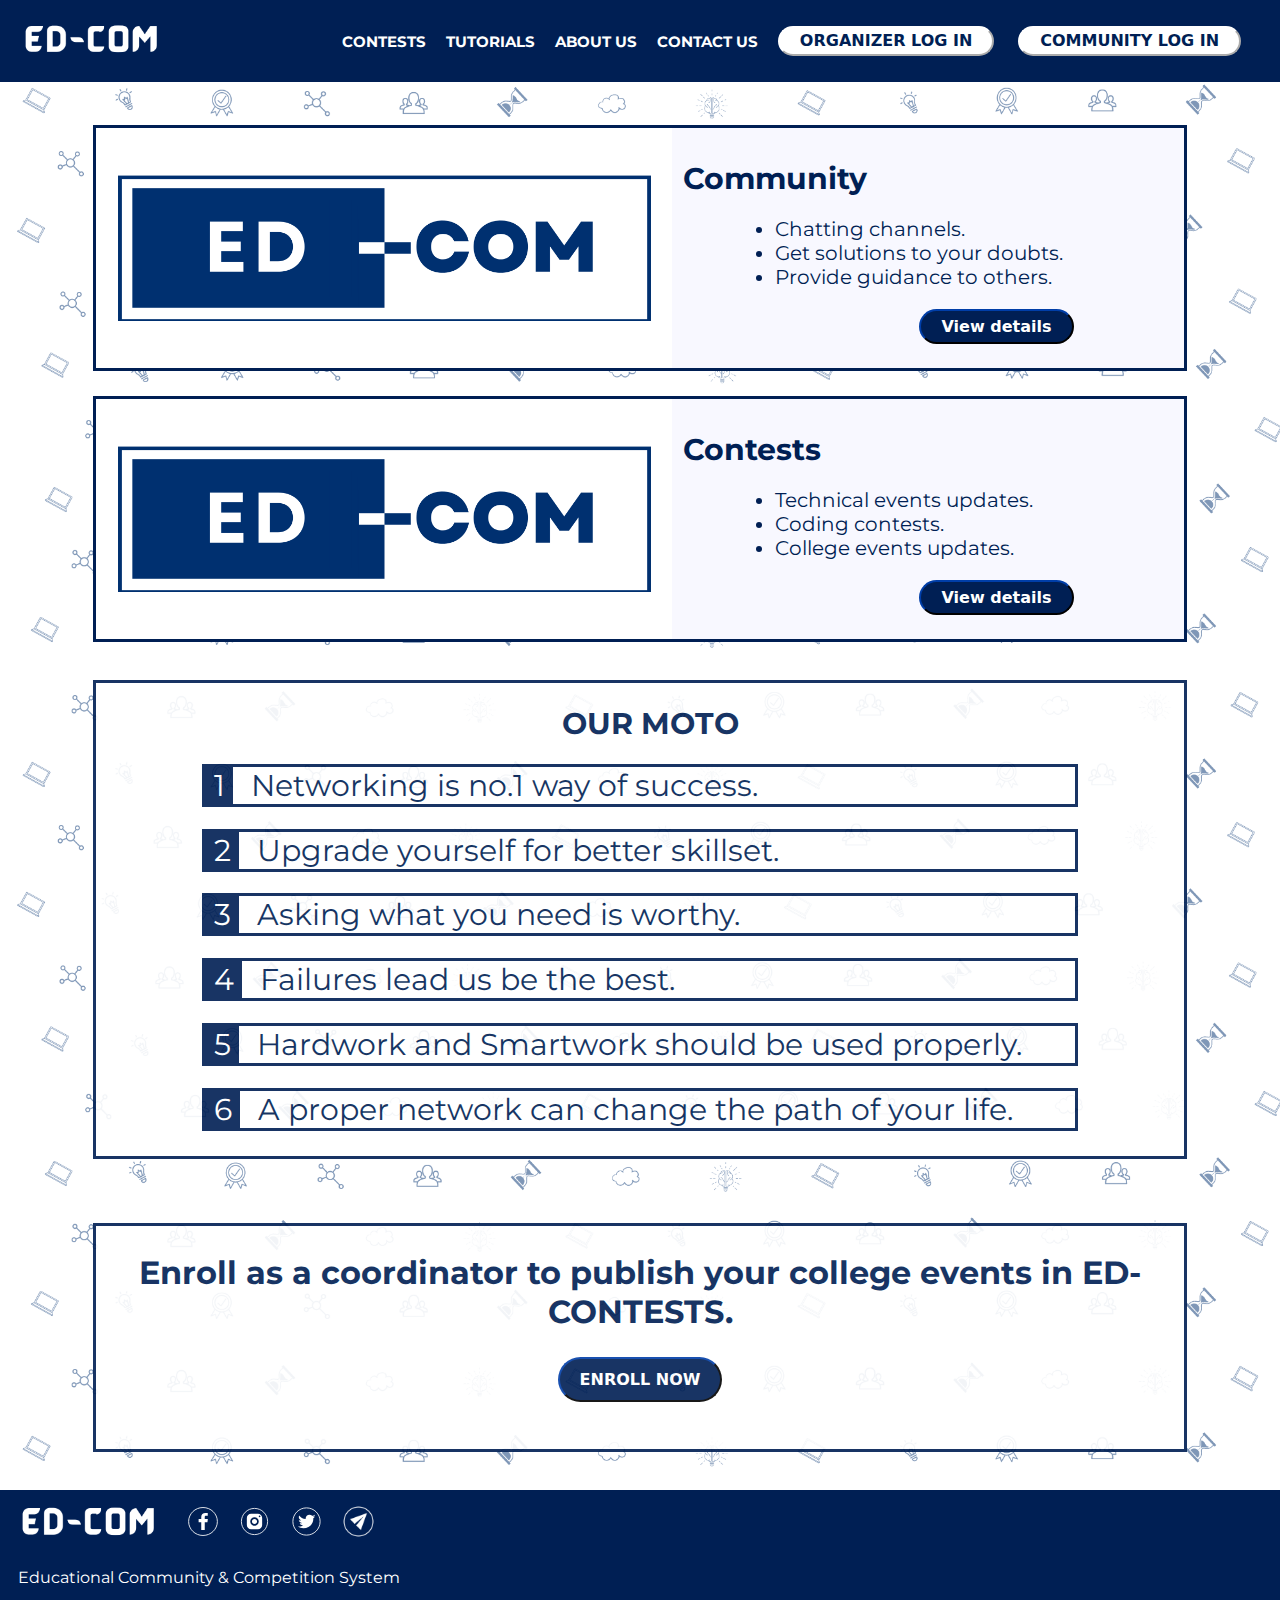
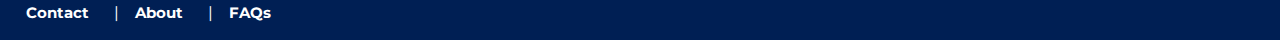
<file: index.html>
<!DOCTYPE html>
<html>
<head>
	<meta charset="utf-8">
	<meta name="viewport" content="width=device-width, initial-scale=1">
	<title>ED-COM HOME PAGE</title>
	<link rel="icon" href="images/r_logo_blue.png">
	<link rel="stylesheet" href="home_css.css"></link>
</head>
<body>
	<div class="container">
		<div class="navbar">
			<div id="navbar1">
				<a href="index.html"><img id="logo" src="images/ed-com_text.png"></a>
			</div>
			<div id="navbar-options">
				<a class="nav-opt" href="contest_home_html.html">CONTESTS</a>
				<a class="nav-opt" href="tutorial_home_html.html">TUTORIALS</a>
				<a class="nav-opt" href="aboutus_html.html">ABOUT US</a>
				<a class="nav-opt" href="contact_html.html">CONTACT US</a>                
                <a href="login_html.html" >
					<button  id="buton" class="signIn-button">ORGANIZER LOG IN</button>&nbsp;
				</a>
				<a href="http://localhost:3000/" target="_blank">
					<button id="buton" class="signIn-button">COMMUNITY LOG IN</button>

				</a>
				<button id="click" onclick="visible()">
        			<img id="clickable" src="icons/menu-icon.png"></img>
        		</button>
			</div>

		</div>
		<div class="bod">
			<div id="vis">
		      <div id="ham">
				<a class="opt" href="contest_home_html.html">CONTESTS</a>
				<a class="opt" href="tutorial_home_html.html">TUTORIALS</a>
				<a href="aboutus_html.html">ABOUT US</a><br>
				<a  href="contact_html.html">CONTACT US</a><br><br>                
                <a class="opt" href="login_html.html" >
					<button class="signIn-button">ORGANIZER LOG IN</button>&nbsp;
				</a>
				<a class="opt" href="http://localhost:3000/" target="_blank">
					<button class="signIn-button">COMMUNITY LOG IN</button>

				</a>
		      </div>
		    </div>
		</div>
		<div id="home-container">
				<div id="home-bar" class="home-bar">
					<div class="home-bar-img">
						<img class="bar-img" src="images/edcom.png"/>
					</div>
					<div class="home-bar-info">
						<h3>Community</h3>
						<ul>
							<li>Chatting channels.</li>
							<li>Get solutions to your doubts.</li>
							<li>Provide guidance to others.</li>
						</ul>
						<div class="home-bar-btn">
							<a href="http://localhost:3000/"><button class="view-button">View details</button></a>
						</div>
					</div>
				</div>
				<div id="home-bar" class="home-bar">
					<div class="home-bar-img">
						<img class="bar-img" src="images/edcom.png"/>
					</div>
					<div class="home-bar-info">
						<h3>Contests
							
						</h3>
						<ul>
							<li>Technical events updates.</li>
							<li>Coding contests.</li>
							<li>College events updates.</li>
						</ul>
						<div class="home-bar-btn">
							<a href="contest_home_html.html"><button class="view-button">View details</button></a>
						</div>
					</div>
				</div>

				<div id="moto-box">
					<h3 id="moto-head">OUR MOTO</h3>
					<div class="moto">
						<div class="moto-num">1</div>
						<div class="moto-name">Networking is no.1 way of success.</div>
					</div>
					<div class="moto">
						<div class="moto-num">2</div>
						<div class="moto-name">Upgrade yourself for better skillset.</div>
					</div>
					<div class="moto">
						<div class="moto-num">3</div>
						<div class="moto-name">Asking what you need is worthy.</div>
					</div>
					<div class="moto">
						<div class="moto-num">4</div>
						<div class="moto-name">Failures lead us be the best.</div>
					</div>
					<div class="moto">
						<div class="moto-num">5</div>
						<div class="moto-name">Hardwork and Smartwork should be used properly.</div>
					</div>
					<div class="moto">
						<div class="moto-num">6</div>
						<div class="moto-name">A proper network can change the path of your life.</div>
					</div>

				</div>
				<div id="moto-box" >
					<div style="padding-left: 20px;padding-right: 20px;">
						<h2 id="enroll">Enroll as a coordinator to publish your college events in ED-CONTESTS.</h2>
					</div>
					<div class="enr-btn">
						<a href="signin_html.html">
							<button id="enroll-button" >ENROLL NOW</button>
						</a>
					</div>
				</div>
				
			</div>
		<div class="footer">
			<div id="footor-main"> 
				<a href="index.html"><img id="logo" src="images/ed-com_text.png"></a>
				<div id="social-icons">
					<a href="https://www.facebook.com/100090803676433/" target="_blank"><img class="icons" src="icons/facebook-icon.svg"></a>
					<a href="https://instagram.com/ed2comofficial?igshid=YmMyMTA2M2Y=" target="_blank"><img class="icons" src="icons/instagram-icon.svg"></a>
					<a href="https://www.twitter.com/ed2comofficial" target="_blank"><img class="icons" src="icons/twitter-icon.svg"></a>
					<a href="https://mail.google.com/mail/u/1/?ogbl#inbox?compose=GTvVlcSMTtfzgFwzRpvLTCGcMQdDKnJLrKQfPrqxKsrPwNpJQPnCCfHvwJltNGkKnvGCWjfTKkwJK" target="_blank"><img class="icons" src="icons/send-icon.png"></a>
				</div>
			</div>
			<p>Educational Community & Competition System</p>
			<p><a id="in-p" href="contact_html.html">Contact</a>|&nbsp&nbsp<a id="in-p" href="aboutus_html.html">About</a>|&nbsp&nbsp<a id="in-p" href="faqs_html.html">FAQs</a></p>
		</div> 
	</div>
	<script src="home_js.js"></script>
</body>
</html>
</file>
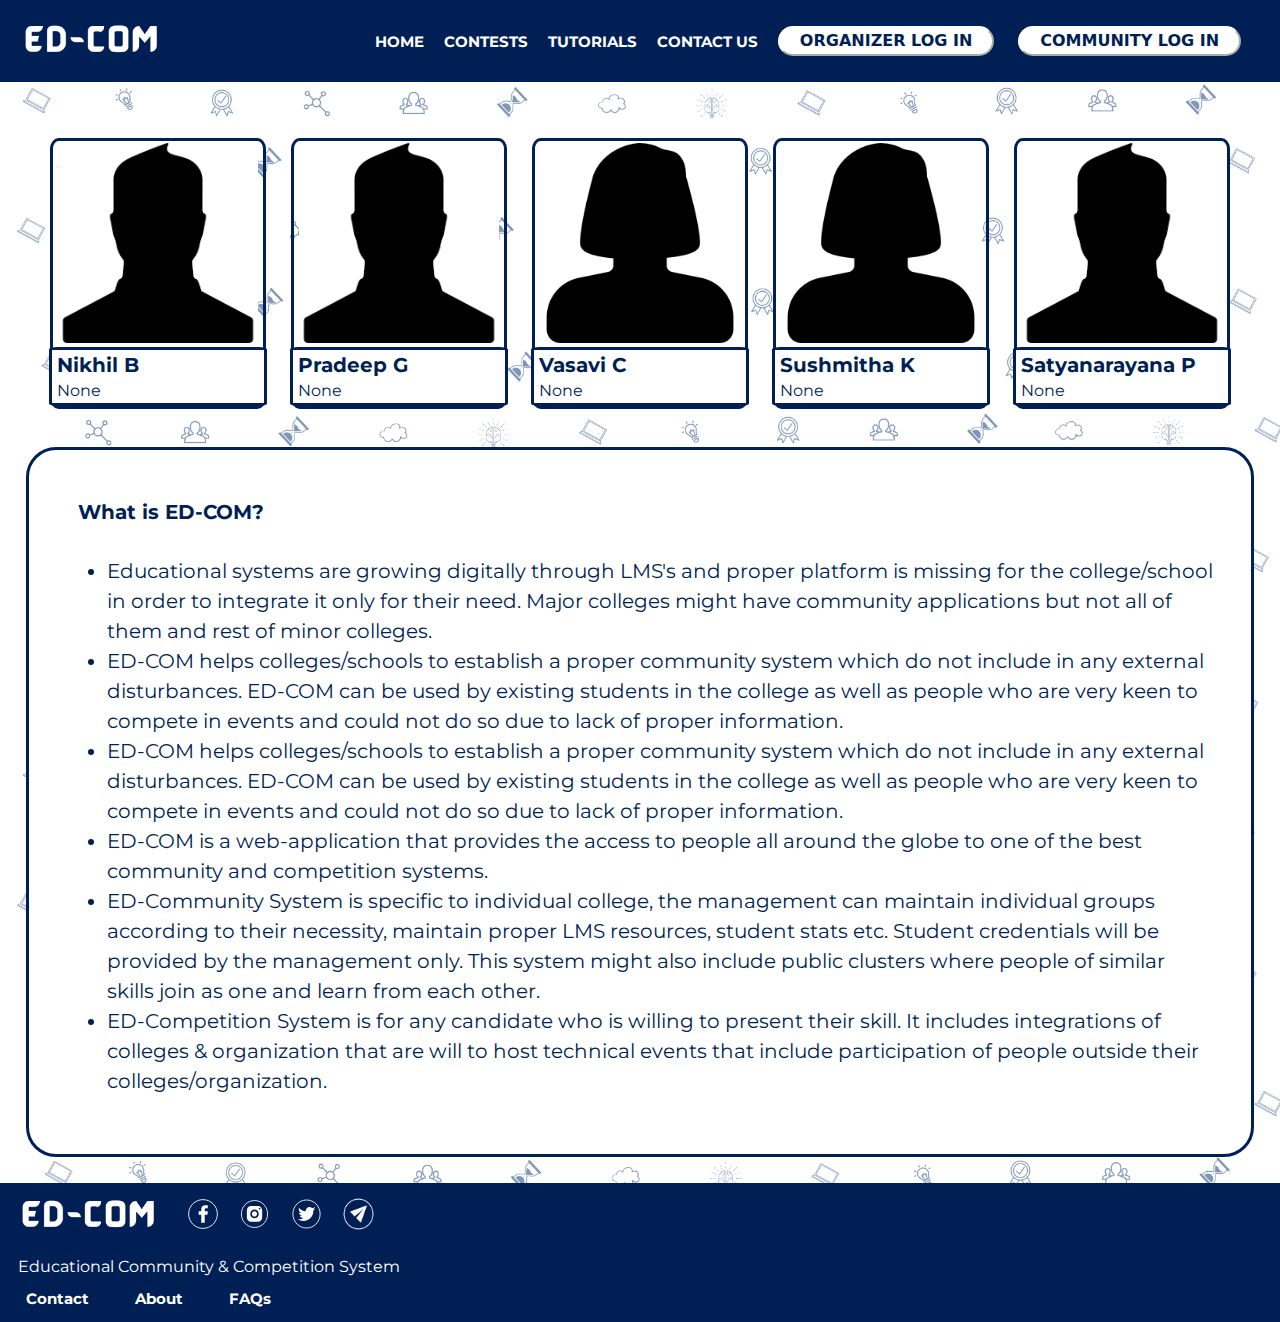
<file: aboutus_html.html>
<!DOCTYPE html>
<html>
<head>
	<meta charset="utf-8">
	<meta name="viewport" content="width=device-width, initial-scale=1">
	<title>ED-COM ABOUT PAGE</title>
	<link rel="icon" href="images/r_logo_blue.png">
	<link rel="stylesheet" href="aboutus_css.css"></link>
</head>
<body>
	<div class="container">
		<div class="navbar">
			<div id="navbar1">
				<a href="index.html"><img id="logo" src="images/ed-com_text.png"></a>
			</div>
			<div id="navbar-options">
				<a class="nav-opt" href="index.html">HOME</a>
				<a class="nav-opt" href="contest_home_html.html">CONTESTS</a>
				<a class="nav-opt" href="tutorial_home_html.html">TUTORIALS</a>
                <a class="nav-opt" href="contact_html.html">CONTACT US</a>                
                <a href="login_html.html">
					<button  id="buton" class="signIn-button">ORGANIZER LOG IN</button>&nbsp;
				</a>
				<a href="http://localhost:3000/" target="_blank">
					<button id="buton" class="signIn-button">COMMUNITY LOG IN</button>

				</a>
                <button id="click" onclick="visible()">
                    <img id="clickable" src="icons/menu-icon.png"></img>
                </button>
			</div>

		</div>
		<div class="bod">
			<div id="vis">
		      <div id="ham">
                <a class="opt" href="index.html">HOME</a><br>
                <a class="opt" href="contest_home_html.html">CONTESTS</a>  
				<a class="opt" href="tutorial_home_html.html">TUTORIALS</a>            
                <a  class="opt" href="contact_html.html">CONTACT US</a><br>               
                <a class="opt" href="login_html.html">
					<button  class="signIn-button">ORGANIZER LOG IN</button>&nbsp;
				</a>
				<a class="opt" href="http://localhost:3000/" target="_blank">
					<button class="signIn-button">COMMUNITY LOG IN</button>
				</a>
              </div>
            </div>
		</div>
		<div id="about_main">
			<div id="creator_details">
            	<div class="mem">
            		<img class="mem_img" src="images/user-image-m.png"></img>
            		<div id="mem_details">
            			<h4 class="mem_data">Nikhil B</h4>
            			<p class="mem_data">None</p>
            		</div>
            	</div>
            	<div class="mem">
            		<img class="mem_img" src="images/user-image-m.png"></img>
            		<div id="mem_details">
            			<h4 class="mem_data">Pradeep G</h4>
            			<p class="mem_data">None</p>
            		</div>
            	</div>
            	<div class="mem">
            		<img class="mem_img" src="images/user-image-f.png" style="background-color: white;"></img>
            		<div id="mem_details">
            			<h4 class="mem_data">Vasavi C</h4>
            			<p class="mem_data">None</p>
            		</div>
            	</div>
            	<div class="mem">
            		<img class="mem_img" src="images/user-image-f.png" style="background-color: white;"></img>
            		<div id="mem_details">
            			<h4 class="mem_data">Sushmitha K</h4>
            			<p class="mem_data">None</p>
            		</div>
            	</div>
            	<div class="mem">
            		<img class="mem_img" src="images/user-image-m.png"></img>
            		<div id="mem_details">
            			<h4 class="mem_data">Satyanarayana P</h4>
            			<p class="mem_data">None</p>
            		</div>
            	</div>
            </div>

            <div id="aboutus">
            	<h4 class="abt_heading">What is ED-COM?</h4>
            	<p class="abt_data">
					<ul>
						<li>
							Educational systems are growing digitally through LMS's and proper platform is missing for the college/school in order to integrate it only for their need. Major colleges might have community applications but not all of them and rest of minor colleges.
						</li>
						<li>
							ED-COM helps colleges/schools to establish a proper community system which do not include in any external disturbances. ED-COM can be used by existing students in the college as well as people who are very keen to compete in events and could not do so due to lack of proper information.
						</li>
						<li>
							ED-COM helps colleges/schools to establish a proper community system which do not include in any external disturbances. ED-COM can be used by existing students in the college as well as people who are very keen to compete in events and could not do so due to lack of proper information.
						</li>
						<li>
							ED-COM is a web-application that provides the access to people all around the globe to one of the best community and competition systems.
						</li>
						<li>
							ED-Community System is specific to individual college, the management can maintain individual groups according to their necessity, maintain proper LMS resources, student stats etc. Student credentials will be provided by the management only. This system might also include public clusters where people of similar skills join as one and learn from each other.
						</li>
						<li>
							ED-Competition System is for any candidate who is willing to present their skill. It includes integrations of colleges & organization that are will to host technical events that include participation of people outside their colleges/organization.
						</li>
					</ul>
                </p>
            </div>
		</div>
		<div class="footer">
			<div id="footor-main"> 
				<a href="index.html"><img id="logo" src="images/ed-com_text.png"></a>
				<div id="social-icons">
					<a href="https://www.facebook.com/100090803676433/" target="_blank"><img class="icons" src="icons/facebook-icon.svg"></a>
					<a href="https://instagram.com/ed2comofficial?igshid=YmMyMTA2M2Y=" target="_blank"><img class="icons" src="icons/instagram-icon.svg"></a>
					<a href="https://www.twitter.com/ed2comofficial" target="_blank"><img class="icons" src="icons/twitter-icon.svg"></a>
					<a href="https://mail.google.com/mail/u/1/?ogbl#inbox?compose=GTvVlcSMTtfzgFwzRpvLTCGcMQdDKnJLrKQfPrqxKsrPwNpJQPnCCfHvwJltNGkKnvGCWjfTKkwJK" target="_blank"><img class="icons" src="icons/send-icon.png"></a>
				</div>
			</div>
			<p id="footerD">Educational Community & Competition System</p>
			<p><a id="in-p" href="contact_html.html">Contact</a>|&nbsp&nbsp<a id="in-p" href="aboutus_html.html">About</a>|&nbsp&nbsp<a id="in-p" href="faqs_html.html">FAQs</a></p>
		</div>
	</div>
	<script src="aboutus_js.js"></script>
</body>
</html>
</file>
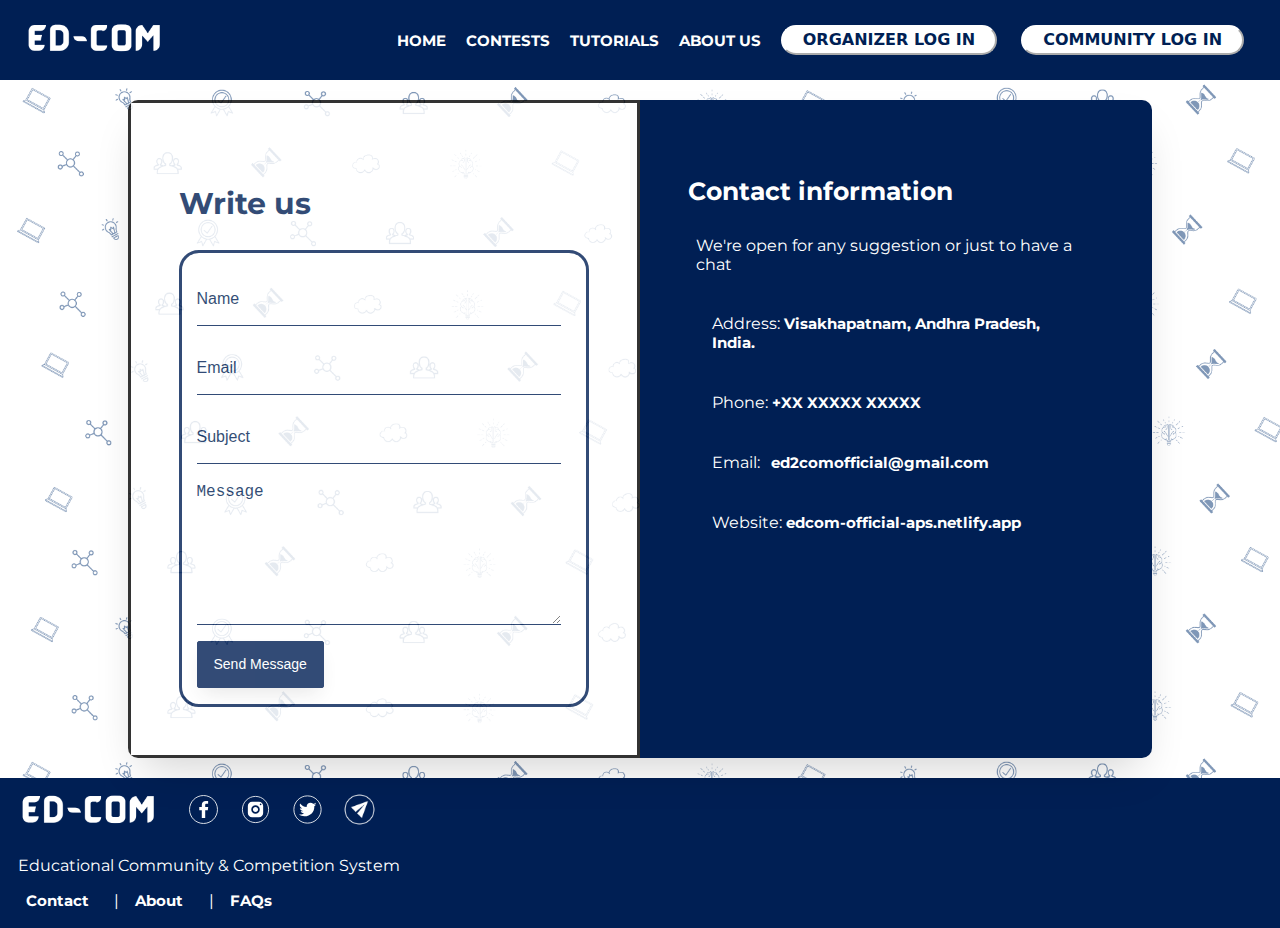
<file: contact_html.html>
<!DOCTYPE html>
<html>
<head>
	<meta charset="utf-8">
	<meta name="viewport" content="width=device-width, initial-scale=1">
	<title>ED-COM CONTACT PAGE</title>
    <link rel="icon" href="images/r_logo_blue.png">
	<link rel="stylesheet"  href="contact_css.css"></link>
</head>
<body>
	<div class="container">
		<div class="navbar">
			<div id="navbar1">
				<a href="index.html"><img id="logo" src="images/ed-com_text.png"></a>
			</div>
			<div id="navbar-options">
                <a class="nav-opt" href="index.html">HOME</a>
                <a class="nav-opt" href="https://www.appsheet.com/start/de1eb7a4-f3d8-4d67-a275-11b857ff3a63#appName=ED_COM_CONTESTS-313949129&sort=%5B%5D&table=Sheet1&view=ED_COM__Events">CONTESTS</a>
				<a class="nav-opt" href="tutorial_home_html.html">TUTORIALS</a>
                <a class="nav-opt" href="aboutus_html.html">ABOUT US</a>              
                <a href="login_html.html">
					<button  id="buton" class="signIn-button">ORGANIZER LOG IN</button>&nbsp;
				</a>
				<a href="http://localhost:3000/" target="_blank">
					<button id="buton" class="signIn-button">COMMUNITY LOG IN</button>

				</a>
                <button id="click" onclick="visible()">
                    <img id="clickable" src="icons/menu-icon.png"></img>
                </button>
            </div>
            <div id="vis">
              <div id="ham">
                <a class="opt" href="index.html">HOME</a><br>
                <a class="opt" href="https://www.appsheet.com/start/de1eb7a4-f3d8-4d67-a275-11b857ff3a63#appName=ED_COM_CONTESTS-313949129&sort=%5B%5D&table=Sheet1&view=ED_COM__Events">CONTESTS</a>
				<a class="opt" href="tutorial_home_html.html">TUTORIALS</a>              
                <a class="opt" href="aboutus_html.html">ABOUT US</a>
                <a class="opt" href="login_html.html" >
					<button  class="signIn-button">ORGANIZER LOG IN</button>&nbsp;
				</a>
				<a class="opt" href="http://localhost:3000/" target="_blank"></a>
					<button  class="signIn-button">COMMUNITY LOG IN</button>

				</a>
              </div>
            </div>

		</div>

		<div id="mid">
        <section class="ftco-section">
            <div class="container" >
            <div class="row justify-content-center">
            <div class="col-lg-10">
                <div class="wrapper">
                <div class="row no-gutters">
                    <div class="col-md-6 d-flex align-items-stretch">
                    <div class="contact-wrap w-100 p-md-5 p-4 py-5">
                    <h3 class="mb-4">Write us</h3>
                    <div id="form-message-warning" class="mb-4">
                        Failed to send the message, Please try again after sometime!
                    </div>
                    <div id="form-message-success" class="mb-4">
                        Your message was sent, thank you!
                    </div>
                    <form id="contactForm" name="contactForm" class="contactForm"  action="https://getform.io/f/0159f306-5d47-4b27-a868-07d7a5e34727" method="POST" enctype="multipart/form-data">
                    <div class="row">
                        <div class="col-md-12">
                        <div class="form-group">
                            <input type="text" class="form-control" name="name" id="name" placeholder="Name">
                        </div>
                        </div>
                        <div class="col-md-12">
                        <div class="form-group">
                            <input type="email" class="form-control" name="email" id="email" placeholder="Email">
                        </div>
                        </div>
                        <div class="col-md-12">
                        <div class="form-group">
                            <input type="text" class="form-control" name="subject" id="subject" placeholder="Subject">
                        </div>
                        </div>
                        <div class="col-md-12">
                        <div class="form-group">
                            <textarea name="message" class="form-control" id="message" cols="30" rows="6" placeholder="Message"></textarea>
                        </div>
                        </div>
                        <div class="col-md-12">
                        <div class="form-group">
                            <input type="submit" value="Send Message" class="btn btn-primary">
                        <div class="submitting"></div>
                        </div>
                        </div>
                    </div>
                    </form>
                </div>
                </div>
                <div class="col-md-6 d-flex align-items-stretch">
                <div class="info-wrap w-100 p-md-5 p-4 py-5 img">
                    <h3>Contact information</h3>
                    <p class="mb-4">We're open for any suggestion or just to have a chat</p>
                    <div class="dbox w-100 d-flex align-items-start">
                    
                    <div class="text pl-3">
                        <p><span>Address:</span> <a href="#">Visakhapatnam, Andhra Pradesh, India.</a></p>
                    </div>
                    </div>
                <div class="dbox w-100 d-flex align-items-center">
                
                <div class="text pl-3">
                    <p><span>Phone:</span> <a href="tel://1234567920">+XX XXXXX XXXXX</a></p>
                </div>
                </div>
                <div class="dbox w-100 d-flex align-items-center">
                
                <div class="text pl-3">
                    <p><span>Email:</span> <a href="https://mail.google.com/mail/u/1/?ogbl#inbox?compose=GTvVlcSMTtfzgFwzRpvLTCGcMQdDKnJLrKQfPrqxKsrPwNpJQPnCCfHvwJltNGkKnvGCWjfTKkwJK" target="_blank"><span class="__cf_email__" data-cfemail="e28b8c848da29b8d9790918b9687cc818d8f"><a href="#">ed2comofficial@gmail.com</a></span></a></p>
                </div>
                </div>
                <div class="dbox w-100 d-flex align-items-center">
                <div class="text pl-3">
                    <p><span>Website:</span> <a href="https://edcom-official-aps.netlify.app/">edcom-official-aps.netlify.app</a></p>
                
                </div>
                </div>
                </div>
                </div>
                </div>
            </div>
            </div>
            </div>
        </section>
        </div>
		<div class="footer">
			<div id="footor-main"> 
				<a href="index.html"><img id="logo" src="images/ed-com_text.png"></a>
				<div id="social-icons">
					<a href="https://www.facebook.com/100090803676433/" target="_blank"><img class="icons" src="icons/facebook-icon.svg"></a>
					<a href="https://instagram.com/ed2comofficial?igshid=YmMyMTA2M2Y=" target="_blank"><img class="icons" src="icons/instagram-icon.svg"></a>
					<a href="https://www.twitter.com/ed2comofficial" target="_blank"><img class="icons" src="icons/twitter-icon.svg"></a>
					<a href="https://mail.google.com/mail/u/1/?ogbl#inbox?compose=GTvVlcSMTtfzgFwzRpvLTCGcMQdDKnJLrKQfPrqxKsrPwNpJQPnCCfHvwJltNGkKnvGCWjfTKkwJK" target="_blank"><img class="icons" src="icons/send-icon.png"></a>
				</div>
			</div>
			<p>Educational Community & Competition System</p>
			<p><a id="in-p" href="contact_html.html">Contact</a>|&nbsp&nbsp<a id="in-p" href="aboutus_html.html">About</a>|&nbsp&nbsp<a id="in-p" href="faqs_html.html">FAQs</a></p>
		</div>
	</div>


  <script src="contact_js.js"></script>
</body>
</html>
</file>
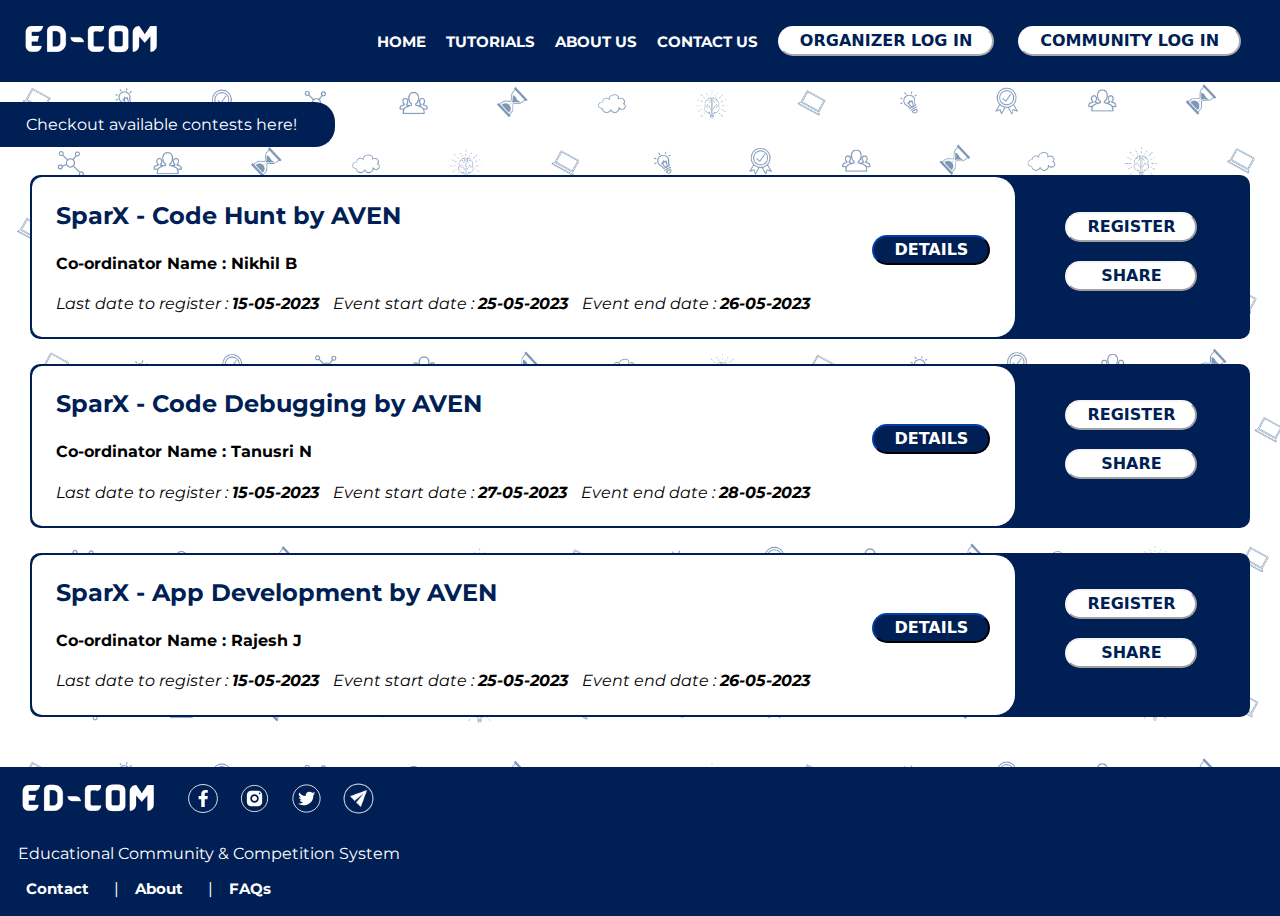
<file: contest_home_html.html>
<!DOCTYPE html>
<html>
<head>
	<meta charset="utf-8">
	<meta name="viewport" content="width=device-width, initial-scale=1">
	<title>ED-COM COMMUNITY HOME PAGE</title>
    <link rel="icon" href="images/r_logo_blue.png">
	<link rel="stylesheet" href="contest_home_css.css"></link>
</head>
<body>
	<div class="container">
		<div class="navbar">
			<div id="navbar1">
				<a href="index.html"><img id="logo" src="images/ed-com_text.png"></a>
			</div>
			<div id="navbar-options">
				<a class="nav-opt" href="index.html">HOME</a>
				<a class="nav-opt" href="tutorial_home_html.html">TUTORIALS</a>
				<a class="nav-opt" href="aboutus_html.html">ABOUT US</a>
				<a class="nav-opt" href="contact_html.html">CONTACT US</a>                
                <a href="login_html.html" >
					<button  id="buton" class="signIn-button">ORGANIZER LOG IN</button>&nbsp;
				</a>
				<a href="http://localhost:3000/" target="_blank">
					<button id="buton" class="signIn-button">COMMUNITY LOG IN</button>

				</a>
				<button id="click" onclick="visible()">
        			<img id="clickable" src="icons/menu-icon.png"></img>
        		</button>
			</div>

		</div>
		<div class="bod">
			<div id="vis">
		      <div id="ham">
				<a href="index.html">HOME</a><br>
				<a class="opt" href="tutorial_home_html.html">TUTORIALS</a>
				<a href="aboutus_html.html">ABOUT US</a><br>
				<a  href="contact_html.html">CONTACT US</a><br><br>                
                <a class="opt" href="login_html.html" >
					<button class="signIn-button">ORGANIZER LOG IN</button>&nbsp;
				</a>
				<a class="opt" href="http://localhost:3000/" target="_blank">
					<button  class="signIn-button">COMMUNITY LOG IN</button>

				</a>
		      </div>
		    </div>

            <div id="side-head">Checkout available contests here!</div>
		</div>
        <div id="contest-box">
            <div class="contest-info">
                    <div class="contest-foreground">
                        <div>
                            <h3 id="event-name">SparX - Code Hunt by AVEN</h3>
                            <h4 id="event-org-name">Co-ordinator Name : Nikhil B</h4>
                            <em  id="dates">
                                Last date to register : <b class="spacer" id="event-lst-date">15-05-2023</b><br id="breaker">
                                Event start date : <b class="spacer" id="event-start-date">25-05-2023</b><br id="breaker">
                                Event end date : <b id="event-end-date">26-05-2023</b>
                            </em>
                            
                        </div>
                        <div class="contest-foreground-btns">
                            <a href="event_codeHunt.html">
                                <button class="contest-btn-blue">DETAILS</button>
                            </a>
                        </div>
                    </div>
                    <div class="contest-background">
                        <div class="contest-background-btns">
                            <a href="https://forms.gle/Tp2J54ZqacoF8FnE6">
                                <button class="contest-btn-white">REGISTER</button>
                            </a>
                            <br>
                            <button class="contest-btn-white" onclick="copy(1)" id="copy1">SHARE</button>
                        </div>
                    </div>
            </div>
            <div class="contest-info">
                <div class="contest-foreground">
                    <div>
                        <h3 id="event-name">SparX - Code Debugging by AVEN</h3>
                        <h4 id="event-org-name">Co-ordinator Name : Tanusri N</h4>
                        <em  id="dates">
                            Last date to register : <b id="event-lst-date" class="spacer">15-05-2023</b><br id="breaker">
                            Event start date : <b class="spacer" id="event-start-date">27-05-2023</b><br id="breaker">
                            Event end date : <b  id="event-end-date">28-05-2023</b>
                        </em>
                    </div>
                    <div class="contest-foreground-btns">
                        <a href="event_codeDebugging.html">
                            <button class="contest-btn-blue">DETAILS</button>
                        </a>
                    </div>
                </div>
                <div class="contest-background">
                    <div class="contest-background-btns">
                        <a href="https://forms.gle/faTCihoLygJUutVS8">
                            <button class="contest-btn-white">REGISTER</button>
                        </a>
                        <br>
                        <button class="contest-btn-white" onclick="copy(2)" id="copy2">SHARE</button>
                    </div>
                </div>
        </div>
        <div class="contest-info">
            <div class="contest-foreground">
                <div>
                    <h3 id="event-name">SparX - App Development by AVEN</h3>
                    <h4 id="event-org-name">Co-ordinator Name : Rajesh J</h4>
                    <em  id="dates">
                        Last date to register : <b class="spacer" id="event-lst-date">15-05-2023</b><br id="breaker">
                        Event start date : <b class="spacer" id="event-start-date">25-05-2023</b><br id="breaker">
                        Event end date : <b id="event-end-date">26-05-2023</b>
                    </em>
                </div>
                <div class="contest-foreground-btns">
                    <a href="event_appDev.html">
                        <button class="contest-btn-blue">DETAILS</button>
                    </a>
                </div>
            </div>
            <div class="contest-background">
                <div class="contest-background-btns">
                    <a href="https://forms.gle/GbkSNh9sUxoNAjJH7">
                        <button class="contest-btn-white">REGISTER</button>
                    </a><br>
                    <button class="contest-btn-white" onclick="copy(3)" id="copy3">SHARE</button>
                </div>
            </div>
    </div>
        </div>
		<div class="footer">
			<div id="footor-main"> 
				<a href="index.html"><img id="logo" src="images/ed-com_text.png"></a>
				<div id="social-icons">
					<a href="https://www.facebook.com/100090803676433/" target="_blank"><img class="icons" src="icons/facebook-icon.svg"></a>
					<a href="https://instagram.com/ed2comofficial?igshid=YmMyMTA2M2Y=" target="_blank"><img class="icons" src="icons/instagram-icon.svg"></a>
					<a href="https://www.twitter.com/ed2comofficial" target="_blank"><img class="icons" src="icons/twitter-icon.svg"></a>
					<a href="https://mail.google.com/mail/u/1/?ogbl#inbox?compose=GTvVlcSMTtfzgFwzRpvLTCGcMQdDKnJLrKQfPrqxKsrPwNpJQPnCCfHvwJltNGkKnvGCWjfTKkwJK" target="_blank"><img class="icons" src="icons/send-icon.png"></a>
				</div>
			</div>
			<p>Educational Community & Competition System</p>
			<p><a id="in-p" href="contact_html.html">Contact</a>|&nbsp&nbsp<a id="in-p" href="aboutus_html.html">About</a>|&nbsp&nbsp<a id="in-p" href="faqs_html.html">FAQs</a></p>
		</div>
	</div>
	<script src="contest_home_js.js"></script>
</body>
</html>
</file>
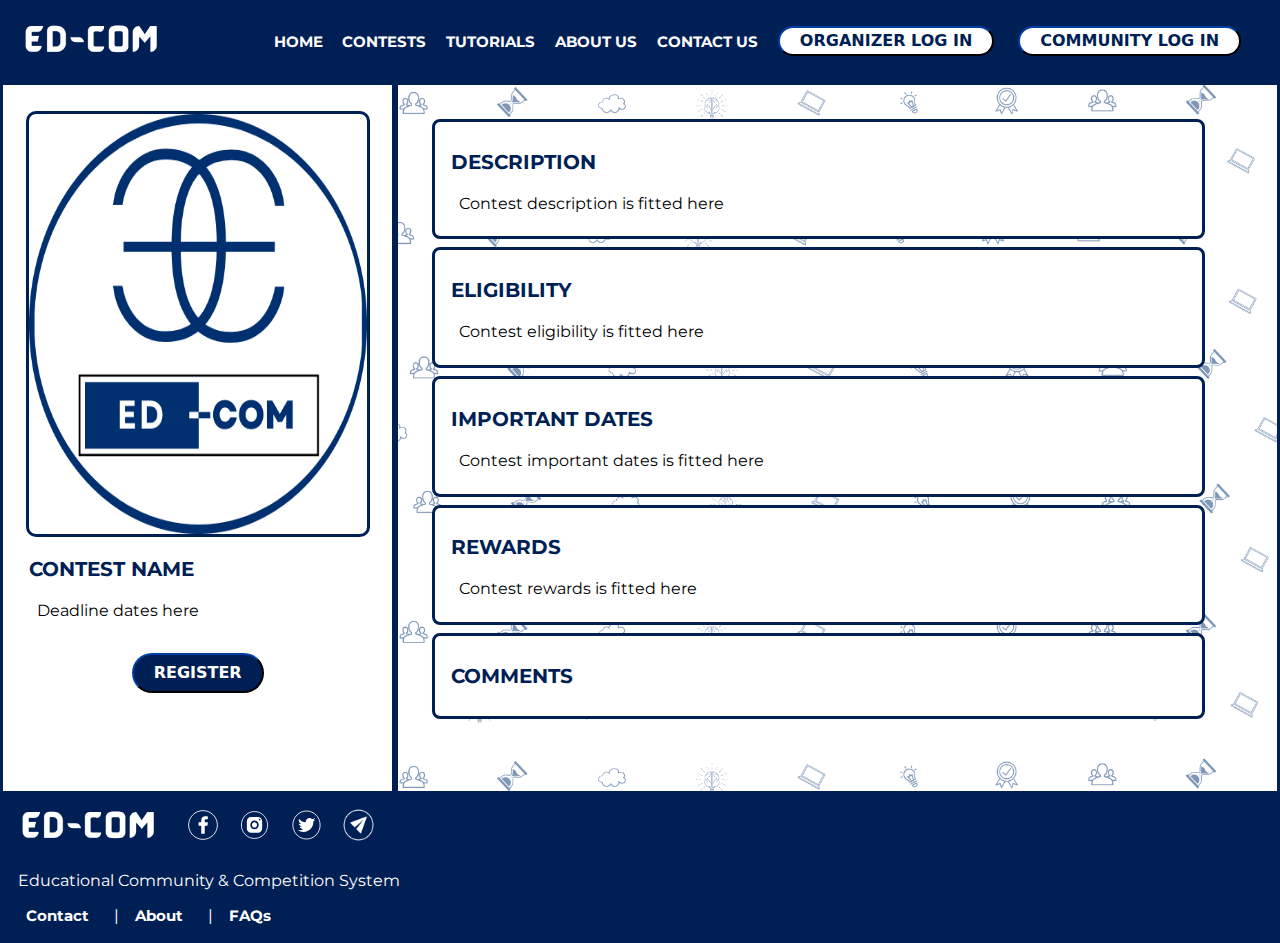
<file: contest_indiv_html.html>
<!DOCTYPE html>
<html>
<head>
	<meta charset="utf-8">
	<meta name="viewport" content="width=device-width, initial-scale=1">
	<title>ED-COM CONTEST PAGE</title>
	<link rel="icon" href="images/r_logo_blue.png">
	<link rel="stylesheet" href="contest_indiv_css.css"></link>
</head>
<body>
	<div class="container">
		<div class="navbar">
			<div id="navbar1">
				<a href="index.html"><img id="logo" src="images/ed-com_text.png"></a>
			</div>
			<div id="navbar-options">
				<a class="nav-opt" href="index.html">HOME</a>
				<a class="nav-opt" href="contest_home_html.html">CONTESTS</a>
				<a class="nav-opt" href="tutorial_home_html.html">TUTORIALS</a>
				<a class="nav-opt" href="aboutus_html.html">ABOUT US</a>
				<a class="nav-opt" href="contact_html.html">CONTACT US</a>                
                <a href="login_html.html" >
					<button  id="buton" class="signIn-button">ORGANIZER LOG IN</button>&nbsp;
				</a>
				<a href="http://localhost:3000/" target="_blank">
					<button id="buton" class="signIn-button">COMMUNITY LOG IN</button>

				</a>
				<button id="click" onclick="visible()">
        			<img id="clickable" src="icons/menu-icon.png"></img>
        		</button>
			</div>

		</div>
		<div class="bod">
			<div id="vis">
		      <div id="ham">
				<a href="index.html">HOME</a><br>
				<a class="opt" href="contest_home_html.html">CONTESTS</a>
				<a class="opt" href="tutorial_home_html.html">TUTORIALS</a>
				<a href="aboutus_html.html">ABOUT US</a><br>
				<a  href="contact_html.html">CONTACT US</a><br><br>                
                <a class="opt" href="login_html.html" >
					<button  class="signIn-button">ORGANIZER LOG IN</button>&nbsp;
				</a>
				<a class="opt" href="http://localhost:3000/" target="_blank">
					<button class="signIn-button">COMMUNITY LOG IN</button>

				</a>
		      </div>
		    </div>
			<div id="main-container">
                <div id="container-intro">
                    <div id="intro-image-div">
                        <img id="intro-img" src="images/logo2.png"></img>
                    </div>
                    <h3 class="info-head">CONTEST NAME</h3>
                    <p class="info-matter"> Deadline dates here</p>
                    <div id="container-intro-btn">
                        <button id="intro-btn">REGISTER</button>
                    </div>
                </div>
                <div id="container-info">
                    <div class="contest-box">
                        <h3 class="info-head">DESCRIPTION</h3>
                        <p class="info-matter">Contest description is fitted here</p>
                    </div>
                    <div class="contest-box">
                        <h3 class="info-head">ELIGIBILITY</h3>
                        <p class="info-matter">Contest eligibility is fitted here</p> 
                    </div>
                    <div class="contest-box">
                        <h3 class="info-head">IMPORTANT DATES</h3>
                        <p class="info-matter">Contest important dates is fitted here</p>
                    </div>
                    <div class="contest-box">
                        <h3 class="info-head">REWARDS</h3>
                        <p class="info-matter">Contest rewards is fitted here</p>
                    </div>
                    <div class="contest-box">
                        <h3 class="info-head">COMMENTS</h3>
                        <div id="comment-box">
                            
                        </div>
                    </div>

                </div>
            </div>
		</div>
		<div class="footer">
			<div id="footor-main"> 
				<a href="index.html"><img id="logo" src="images/ed-com_text.png"></a>
				<div id="social-icons">
					<a href="https://www.facebook.com/100090803676433/" target="_blank"><img class="icons" src="icons/facebook-icon.svg"></a>
					<a href="https://instagram.com/ed2comofficial?igshid=YmMyMTA2M2Y=" target="_blank"><img class="icons" src="icons/instagram-icon.svg"></a>
					<a href="https://www.twitter.com/ed2comofficial" target="_blank"><img class="icons" src="icons/twitter-icon.svg"></a>
					<a href="https://mail.google.com/mail/u/1/?ogbl#inbox?compose=GTvVlcSMTtfzgFwzRpvLTCGcMQdDKnJLrKQfPrqxKsrPwNpJQPnCCfHvwJltNGkKnvGCWjfTKkwJK" target="_blank"><img class="icons" src="icons/send-icon.png"></a>
				</div>
			</div>
			<p>Educational Community & Competition System</p>
			<p><a id="in-p" href="contact_html.html">Contact</a>|&nbsp&nbsp<a id="in-p" href="aboutus_html.html">About</a>|&nbsp&nbsp<a id="in-p" href="faqs_html.html">FAQs</a></p>
		</div>
	</div>
	<script src="contest_indiv_js.js"></script>
</body>
</html>
</file>
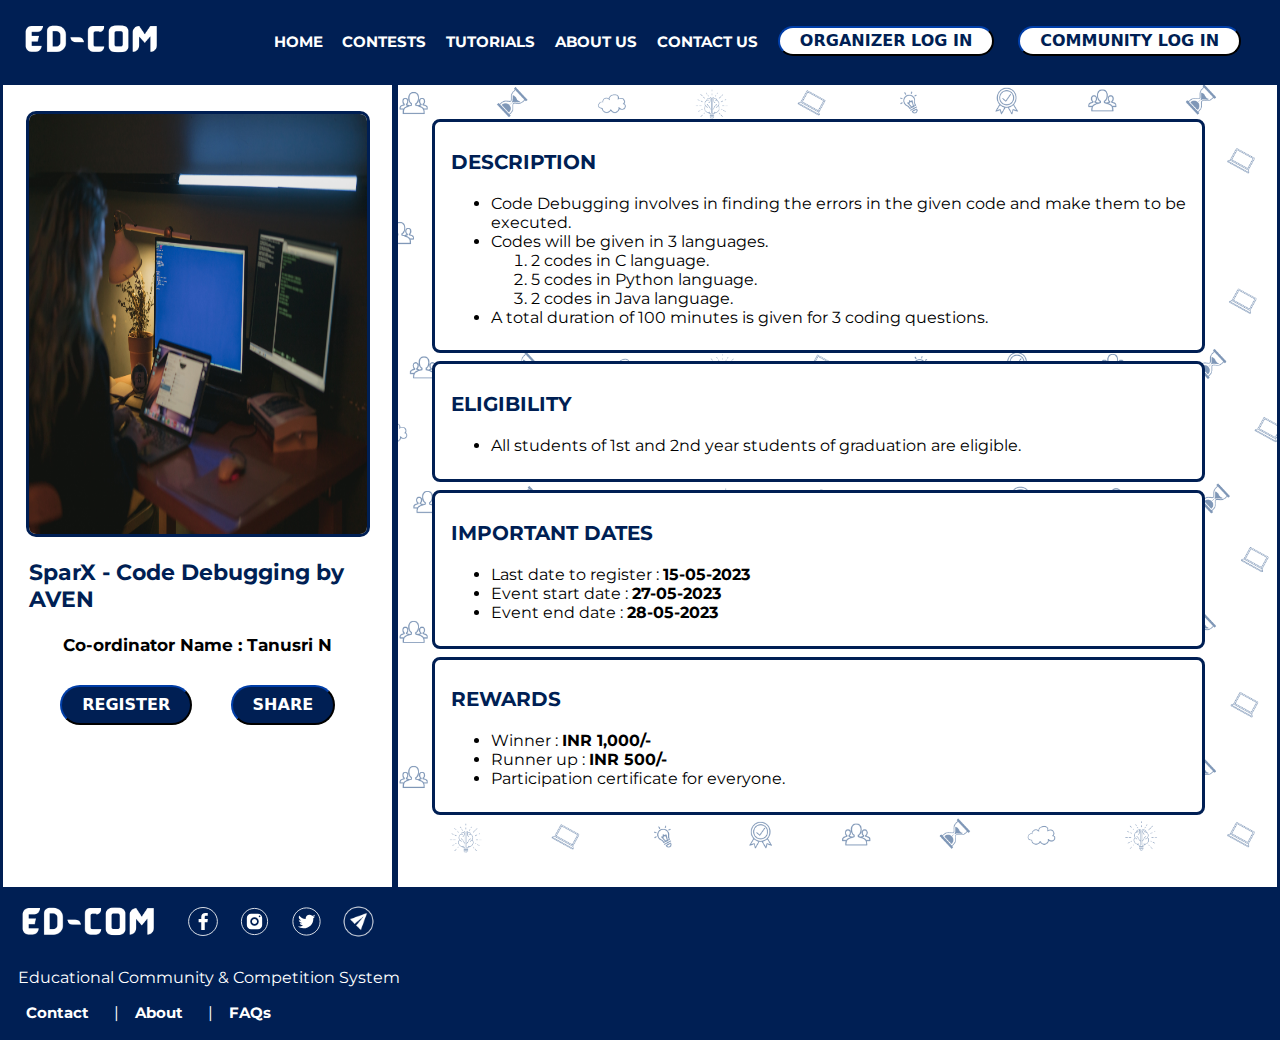
<file: event_codeDebugging.html>
<!DOCTYPE html>
<html>
<head>
	<meta charset="utf-8">
	<meta name="viewport" content="width=device-width, initial-scale=1">
	<title>SparX Code Debugging</title>
	<link rel="icon" href="images/r_logo_blue.png">
	<link rel="stylesheet" href="contest_indiv_css.css"></link>
</head>
<body>
	<div class="container">
		<div class="navbar">
			<div id="navbar1">
				<a href="index.html"><img id="logo" src="images/ed-com_text.png"></a>
			</div>
			<div id="navbar-options">
				<a class="nav-opt" href="index.html">HOME</a>
				<a class="nav-opt" href="contest_home_html.html">CONTESTS</a>
				<a class="nav-opt" href="tutorial_home_html.html">TUTORIALS</a>
				<a class="nav-opt" href="aboutus_html.html">ABOUT US</a>
				<a class="nav-opt" href="contact_html.html">CONTACT US</a>                
                <a href="login_html.html">
					<button  id="buton" class="signIn-button">ORGANIZER LOG IN</button>&nbsp;
				</a>
				<a href="http://localhost:3000/" target="_blank">
					<button id="buton" class="signIn-button">COMMUNITY LOG IN</button>

				</a>
				<button id="click" onclick="visible()">
        			<img id="clickable" src="icons/menu-icon.png"></img>
        		</button>
			</div>

		</div>
		<div class="bod">
			<div id="vis">
		      <div id="ham">
				<a href="index.html">HOME</a><br>
				<a class="opt" href="contest_home_html.html">CONTESTS</a>
				<a class="opt" href="tutorial_home_html.html">TUTORIALS</a>
				<a href="aboutus_html.html">ABOUT US</a><br>
				<a  href="contact_html.html">CONTACT US</a><br><br>                
                <a class="opt" href="login_html.html">
					<button  class="signIn-button">ORGANIZER LOG IN</button>&nbsp;
				</a>
				<a class="opt" href="http://localhost:3000/" target="_blank">
					<button class="signIn-button">COMMUNITY LOG IN</button>

				</a>
		      </div>
		    </div>
			<div id="main-container">
                <div id="container-intro">
                    <div id="intro-image-div">
                        <img id="intro-img" src="images/codeDebug.jpg"></img>
                    </div>
                    <h3 class="info-head" style=" font-size: 22px;justify-content: center;">SparX - Code Debugging by AVEN</h3>
                    <h4 id="event-org-name" style="display: flex; font-size: 17px;justify-content: center;">Co-ordinator Name : Tanusri N</h4>
                    <div id="container-intro-btn">
						<a href="https://forms.gle/faTCihoLygJUutVS8">
							<button id="intro-btn">REGISTER</button>
						</a>
						<button class="contest-btn-white" onclick="copy(2)" id="copy1">SHARE</button>
                    </div> 
                </div>
                <div id="container-info">
                    <div class="contest-box">
                        <h3 class="info-head">DESCRIPTION</h3>
                        <p class="info-matter">
							<ul>
								<li>Code Debugging involves in finding the errors in the given code and make them to be executed.</li>
								<li>Codes will be given in 3 languages.
									<ol>
										<li>2 codes in C language.</li>
										<li>5 codes in Python language.</li>
										<li>2 codes in Java language.</li>
									</ol>
								</li>
								<li>A total duration of 100 minutes is given for 3 coding questions.</li>
							</ul>
							
						</p>
                    </div>
                    <div class="contest-box">
                        <h3 class="info-head">ELIGIBILITY</h3>
                        <p class="info-matter">
							<ul>
								<li>All students of 1st and 2nd year students of graduation are eligible.</li>
							</ul>
						</p> 
                    </div>
                    <div class="contest-box">
                        <h3 class="info-head">IMPORTANT DATES</h3>
                        <p class="info-matter">
							<ul>
								<li>Last date to register : <b id="event-lst-date">15-05-2023</b></li>
								<li>Event start date : <b id="event-start-date">27-05-2023</b><br></li>
								<li>Event end date : <b id="event-end-date">28-05-2023</b></li>
							</ul>
						</p>
                    </div>
                    <div class="contest-box">
                        <h3 class="info-head">REWARDS</h3>
                        <p class="info-matter">
							<ul>
								<li>Winner : <b> INR 1,000/-</b></li>
								<li>Runner up : <b> INR 500/-</b></li>
								<li>Participation certificate for everyone.</li>
							</ul>
						</p>
                    </div>

                </div>
            </div>
		</div>
		<div class="footer">
			<div id="footor-main"> 
				<a href="index.html"><img id="logo" src="images/ed-com_text.png"></a>
				<div id="social-icons">
					<a href="https://www.facebook.com/100090803676433/" target="_blank"><img class="icons" src="icons/facebook-icon.svg"></a>
					<a href="https://instagram.com/ed2comofficial?igshid=YmMyMTA2M2Y=" target="_blank"><img class="icons" src="icons/instagram-icon.svg"></a>
					<a href="https://www.twitter.com/ed2comofficial" target="_blank"><img class="icons" src="icons/twitter-icon.svg"></a>
					<a href="https://mail.google.com/mail/u/1/?ogbl#inbox?compose=GTvVlcSMTtfzgFwzRpvLTCGcMQdDKnJLrKQfPrqxKsrPwNpJQPnCCfHvwJltNGkKnvGCWjfTKkwJK" target="_blank"><img class="icons" src="icons/send-icon.png"></a>
				</div>
			</div>
			<p>Educational Community & Competition System</p>
			<p><a id="in-p" href="contact_html.html">Contact</a>|&nbsp&nbsp<a id="in-p" href="aboutus_html.html">About</a>|&nbsp&nbsp<a id="in-p" href="faqs_html.html">FAQs</a></p>
		</div>
	</div>
	<script src="contest_indiv_js.js"></script>
</body>
</html>
</file>
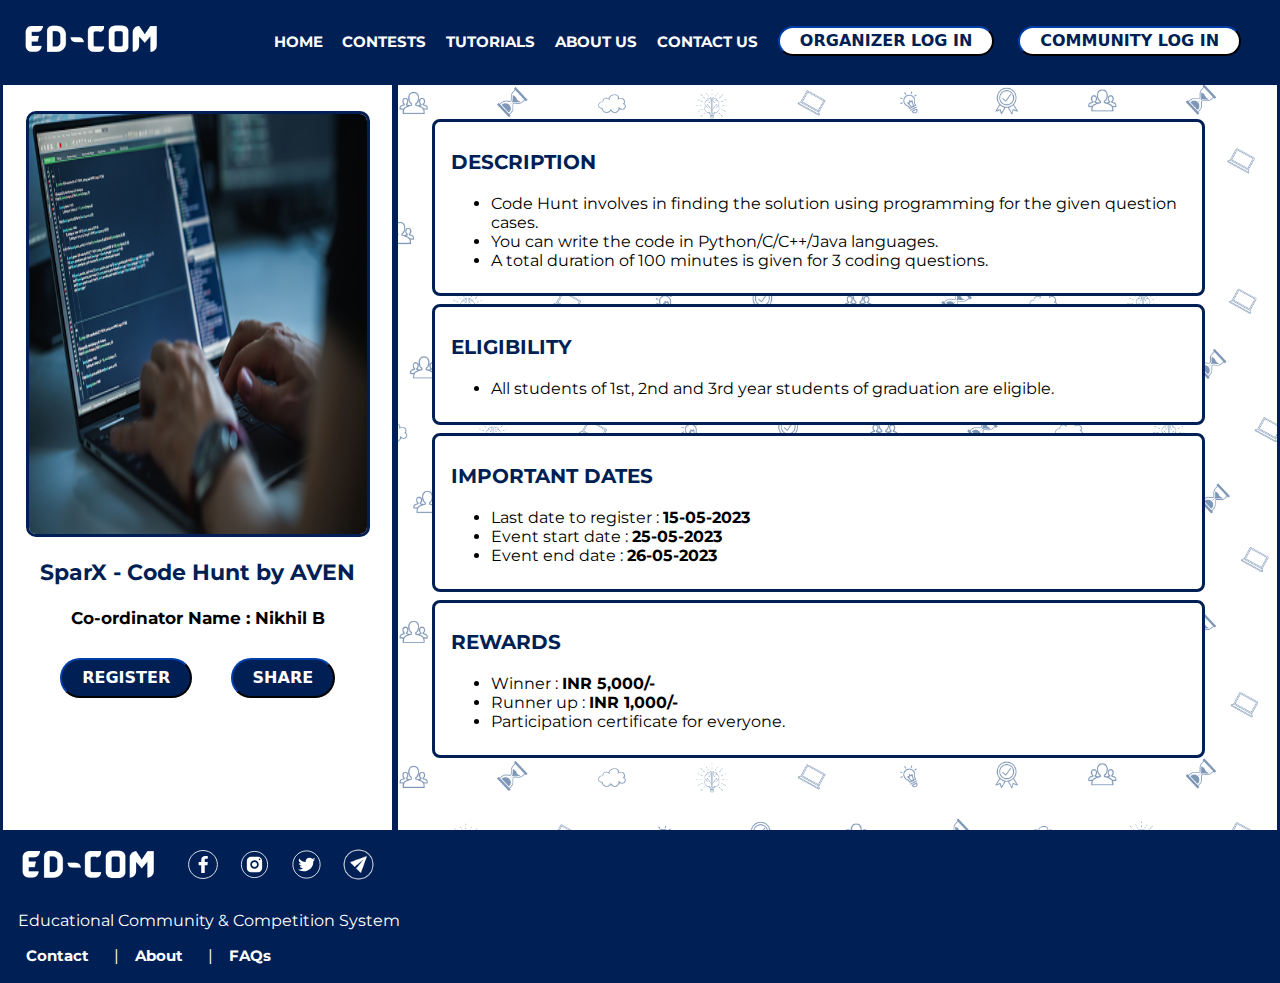
<file: event_codeHunt.html>
<!DOCTYPE html>
<html>
<head>
	<meta charset="utf-8">
	<meta name="viewport" content="width=device-width, initial-scale=1">
	<title>SparX - Code Hunt</title>
	<link rel="icon" href="images/r_logo_blue.png">
	<link rel="stylesheet" href="contest_indiv_css.css"></link>
</head>
<body>
	<div class="container">
		<div class="navbar">
			<div id="navbar1">
				<a href="index.html"><img id="logo" src="images/ed-com_text.png"></a>
			</div>
			<div id="navbar-options">
				<a class="nav-opt" href="index.html">HOME</a>
				<a class="nav-opt" href="contest_home_html.html">CONTESTS</a>
				<a class="nav-opt" href="tutorial_home_html.html">TUTORIALS</a>
				<a class="nav-opt" href="aboutus_html.html">ABOUT US</a>
				<a class="nav-opt" href="contact_html.html">CONTACT US</a>                
                <a href="login_html.html" >
					<button  id="buton" class="signIn-button">ORGANIZER LOG IN</button>&nbsp;
				</a>
				<a href="http://localhost:3000/" target="_blank">
					<button id="buton" class="signIn-button">COMMUNITY LOG IN</button>

				</a>
				<button id="click" onclick="visible()">
        			<img id="clickable" src="icons/menu-icon.png"></img>
        		</button>
			</div>

		</div>
		<div class="bod">
			<div id="vis">
		      <div id="ham">
				<a href="index.html">HOME</a><br>
				<a class="opt" href="contest_home_html.html">CONTESTS</a>
				<a class="opt" href="tutorial_home_html.html">TUTORIALS</a>
				<a href="aboutus_html.html">ABOUT US</a><br>
				<a  href="contact_html.html">CONTACT US</a><br><br>                
                <a class="opt" href="login_html.html" >
					<button  class="signIn-button">ORGANIZER LOG IN</button>&nbsp;
				</a>
				<a class="opt" href="http://localhost:3000/" target="_blank">
					<button class="signIn-button">COMMUNITY LOG IN</button>

				</a>
		      </div>
		    </div>
			<div id="main-container">
                <div id="container-intro">
                    <div id="intro-image-div">
                        <img id="intro-img" src="images/codeHunt.jpg"></img>
                    </div>
                    <h3 class="info-head" style=" font-size: 22px;justify-content: center;">SparX - Code Hunt by AVEN</h3>
                    <h4 id="event-org-name" style="display: flex; font-size: 17px;justify-content: center;">Co-ordinator Name : Nikhil B</h4>
                    <div id="container-intro-btn">
                        <a href="https://forms.gle/Tp2J54ZqacoF8FnE6">
							<button id="intro-btn">REGISTER</button>
						</a>
						<button class="contest-btn-white" onclick="copy(1)" id="copy1">SHARE</button>
                    </div>
                </div>
                <div id="container-info">
                    <div class="contest-box">
                        <h3 class="info-head">DESCRIPTION</h3>
                        <p class="info-matter">
							<ul>
								<li>Code Hunt involves in finding the solution using programming for the given question cases.</li>
								<li>You can write the code in Python/C/C++/Java languages.</li>
								<li>A total duration of 100 minutes is given for 3 coding questions.</li>
							</ul>
							
						</p>
                    </div>
                    <div class="contest-box">
                        <h3 class="info-head">ELIGIBILITY</h3>
                        <p class="info-matter">
							<ul>
								<li>All students of 1st, 2nd and 3rd year students of graduation are eligible.</li>
							</ul>
						</p> 
                    </div>
                    <div class="contest-box">
                        <h3 class="info-head">IMPORTANT DATES</h3>
                        <p class="info-matter">
							<ul>
								<li>Last date to register : <b id="event-lst-date">15-05-2023</b></li>
								<li>Event start date : <b id="event-start-date">25-05-2023</b><br></li>
								<li>Event end date : <b id="event-end-date">26-05-2023</b></li>
							</ul>
						</p>
                    </div>
                    <div class="contest-box">
                        <h3 class="info-head">REWARDS</h3>
                        <p class="info-matter">
							<ul>
								<li>Winner : <b> INR 5,000/-</b></li>
								<li>Runner up : <b> INR 1,000/-</b></li>
								<li>Participation certificate for everyone.</li>
							</ul>
						</p>
                    </div>

                </div>
            </div>
		</div>
		<div class="footer">
			<div id="footor-main"> 
				<a href="index.html"><img id="logo" src="images/ed-com_text.png"></a>
				<div id="social-icons">
					<a href="https://www.facebook.com/100090803676433/" target="_blank"><img class="icons" src="icons/facebook-icon.svg"></a>
					<a href="https://instagram.com/ed2comofficial?igshid=YmMyMTA2M2Y=" target="_blank"><img class="icons" src="icons/instagram-icon.svg"></a>
					<a href="https://www.twitter.com/ed2comofficial" target="_blank"><img class="icons" src="icons/twitter-icon.svg"></a>
					<a href="https://mail.google.com/mail/u/1/?ogbl#inbox?compose=GTvVlcSMTtfzgFwzRpvLTCGcMQdDKnJLrKQfPrqxKsrPwNpJQPnCCfHvwJltNGkKnvGCWjfTKkwJK" target="_blank"><img class="icons" src="icons/send-icon.png"></a>
				</div>
			</div>
			<p>Educational Community & Competition System</p>
			<p><a id="in-p" href="contact_html.html">Contact</a>|&nbsp&nbsp<a id="in-p" href="aboutus_html.html">About</a>|&nbsp&nbsp<a id="in-p" href="faqs_html.html">FAQs</a></p>
		</div>
	</div>
	<script src="contest_indiv_js.js"></script>
</body>
</html>
</file>
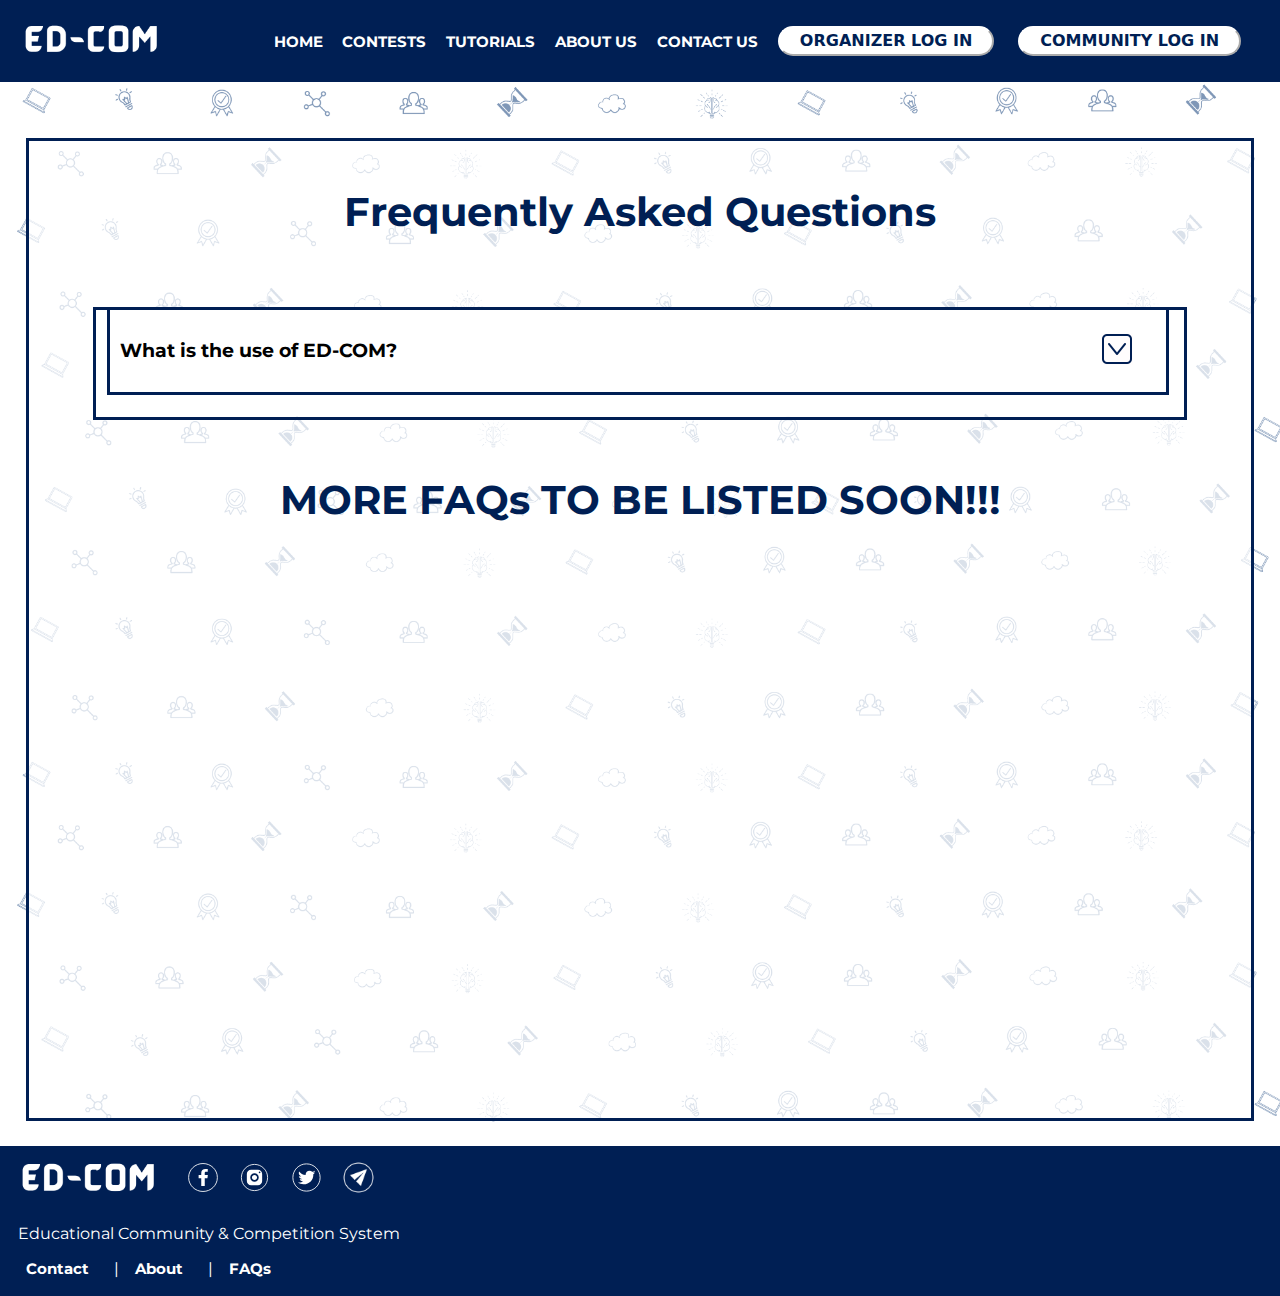
<file: faqs_html.html>
<!DOCTYPE html>
<html>
<head>
	<meta charset="utf-8">
	<meta name="viewport" content="width=device-width, initial-scale=1">
	<title>ED-COM FAQs PAGE</title>
	<link rel="icon" href="images/r_logo_blue.png">
	<link rel="stylesheet" href="faqs_css.css"></link>
</head>
<body>
	<div class="container">
		<div class="navbar">
			<div id="navbar1">
				<a href="index.html"><img id="logo" src="images/ed-com_text.png"></a>
			</div>
			
			<div id="navbar-options">
				<a class="nav-opt" href="index.html">HOME</a>
				<a class="nav-opt" href="contest_home_html.html">CONTESTS</a>
				<a class="nav-opt" href="tutorial_home_html.html">TUTORIALS</a>
				<a class="nav-opt" href="aboutus_html.html">ABOUT US</a>
				<a class="nav-opt" href="contact_html.html">CONTACT US</a>
                <a href="login_html.html" >
					<button  id="buton" class="signIn-button">ORGANIZER LOG IN</button>&nbsp;
				</a>
				<a href="http://localhost:3000/" target="_blank">
					<button id="buton" class="signIn-button">COMMUNITY LOG IN</button>

				</a>
				<button id="click" onclick="visible()">
        			<img id="clickable" src="icons/menu-icon.png"></img>
        		</button>
			</div>
		</div>
		<div class="bod">
			<div id="vis">
		      <div id="ham">
				<a href="index.html">HOME</a><br>
				<a class="opt" href="contest_home_html.html">CONTESTS</a>
				<a class="opt" href="tutorial_home_html.html">TUTORIALS</a>
				<a href="aboutus_html.html">ABOUT US</a><br>
				<a href="contact_html.html">CONTACT US</a><br><br>
                <a class="opt" href="login_html.html" >
					<button class="signIn-button">ORGANIZER LOG IN</button>&nbsp;
				</a>
				<a class="opt" href="http://localhost:3000/" target="_blank">
					<button class="signIn-button">COMMUNITY LOG IN</button>

				</a>
		      </div>
		    </div>
			
		</div>
		<div id="FAQ-box" style="height: 100vh;">
			<h2  class="FAQ_MAIN" style=" padding: 0; display: flex; justify-content: center;">Frequently Asked Questions</h2><br><br>

			<div class="FAQ">
				<div class="FAQ-name">
					<h3>What is the use of ED-COM?</h3>
					<button class="FAQ-btn" onclick="FAQvisible()"><img class="FAQ-arrow" src="icons/down_arrow.png"></img></button>
				</div>
				<div class="FAQ-details" style="display: none; background-color: white;">
					<p class="FAQ-p">> We are looking forward to provide guidance and practical experience to people around India who don't have proper sources.
						We want to help you with <b>WHAT WHERE HOW</b> questions that you have in your minds.
					</p>
				</div>
			</div>
			
			
			<h2 class="FAQ_MAIN" style="padding: 0; display: flex; justify-content: center;">MORE FAQs TO BE LISTED SOON!!!</h2><br><br>
		</div>
		<div class="footer">
			<div id="footor-main"> 
				<a href="#"><img id="logo" src="images/ed-com_text.png"></a>
				<div id="social-icons">
					<a href="https://www.facebook.com/100090803676433/" target="_blank"><img class="icons" src="icons/facebook-icon.svg"></a>
					<a href="https://instagram.com/ed2comofficial?igshid=YmMyMTA2M2Y=" target="_blank"><img class="icons" src="icons/instagram-icon.svg"></a>
					<a href="https://www.twitter.com/ed2comofficial" target="_blank"><img class="icons" src="icons/twitter-icon.svg"></a>
					<a href="https://mail.google.com/mail/u/1/?ogbl#inbox?compose=GTvVlcSMTtfzgFwzRpvLTCGcMQdDKnJLrKQfPrqxKsrPwNpJQPnCCfHvwJltNGkKnvGCWjfTKkwJK" target="_blank"><img class="icons" src="icons/send-icon.png"></a>
				</div>
			</div>
			<p>Educational Community & Competition System</p>
			<p><a id="in-p" href="contact_html.html">Contact</a>|&nbsp&nbsp<a id="in-p" href="aboutus_html.html">About</a>|&nbsp&nbsp<a id="in-p" href="faqs_html.html">FAQs</a></p>
		</div>
	</div>
	<script src="faqs_js.js"></script>
</body>
</html>
</file>
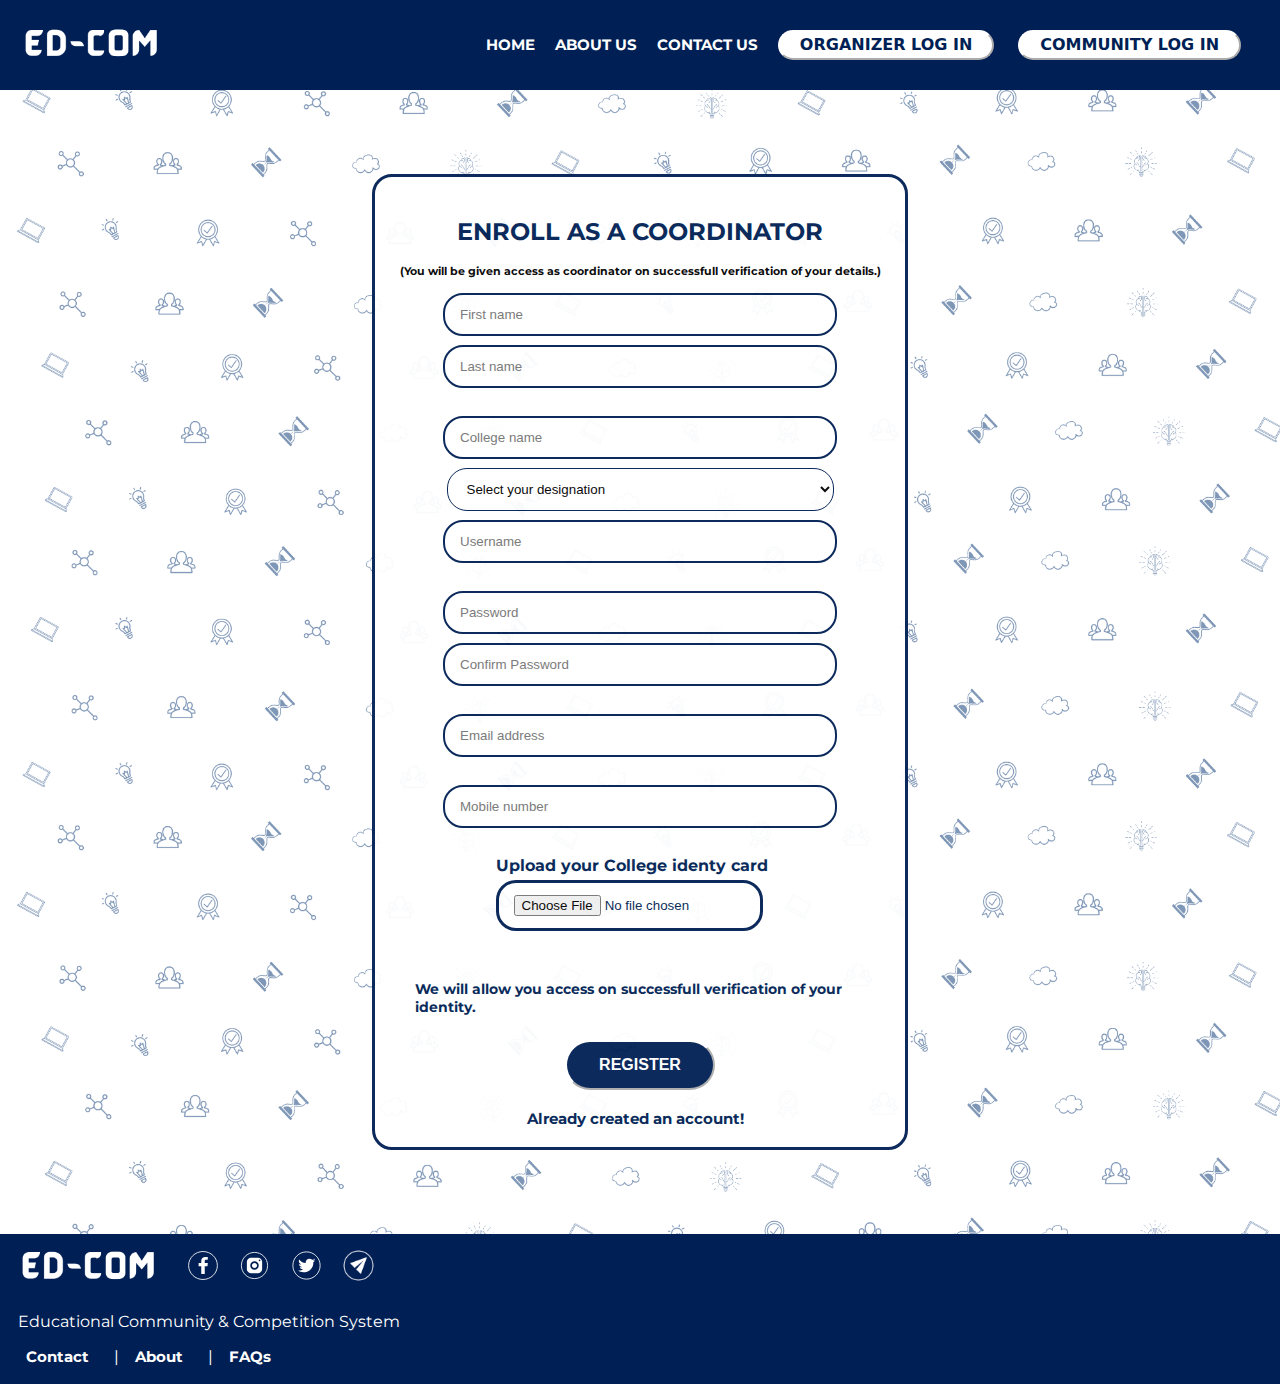
<file: signin_html.html>
<!DOCTYPE html>
<html>
<head>
	<meta charset="utf-8">
	<meta name="viewport" content="width=device-width, initial-scale=1">
	<title>ED-COM SIGN IN  PAGE</title>
	<link rel="icon" href="images/r_logo_blue.png">
	<link rel="stylesheet" href="signin_css.css"></link>
</head>
<body>
	<div class="container">
		<div class="navbar">
			<div id="navbar1">
				<a href="index.html"><img id="logo" src="images/ed-com_text.png"></a>
			</div>
			
			<div id="navbar-options">
				<a class="nav-opt" href="index.html">HOME</a>
				<a class="nav-opt" href="aboutus_html.html">ABOUT US</a>
				<a class="nav-opt" href="contact_html.html">CONTACT US</a>                
                <a href="login_html.html">
					<button  id="buton" class="signIn-button">ORGANIZER LOG IN</button>&nbsp;
				</a>
				<a href="http://localhost:3000/" target="_blank">
					<button id="buton" class="signIn-button">COMMUNITY LOG IN</button>

				</a>
				<button id="click" onclick="visible()">
        			<img id="clickable" src="icons/menu-icon.png"></img>
        		</button>
			</div>
		</div>
		<div class="bod">
			<div id="vis">
		      <div id="ham">
				<a href="index.html">HOME</a><br>
				<a href="aboutus_html.html">ABOUT US</a>       
				<a href="contact_html.html">CONTACT US</a><br>       
                <a class="opt" href="login_html.html">
					<button class="signIn-button">ORGANIZER LOG IN</button>&nbsp;
				</a>
				<a class="opt" href="http://localhost:3000/" target="_blank">
					<button class="signIn-button">COMMUNITY LOG IN</button>

				</a>
		      </div>
		    </div>
			<div id="login-box">
				<form id="mobileview" action="https://getform.io/f/f99f2fdf-f849-4658-849f-ac6e799420bf" method="POST" enctype="multipart/form-data">
					<h2 style="margin-bottom: 0;"> ENROLL AS A COORDINATOR </h2><br>
					<h6 style="text-align:center;margin: 0px;margin-bottom: 3%;">(You will be given access as coordinator on successfull verification of your details.)</h6>
					<input type="text" id="fname" name="fname" placeholder="First name">
					<input type="text" id="lname" name="lname" placeholder="Last name">
					<input type="text" id="clgname" name="clgname" placeholder="College name">
					<select>
						<option>Select your designation</option>
						<option>Professor</option>
						<option>Assistant Professor</option>
						<option>Associate Professor</option>
						<option>Head Of Department</option>
						<option>Others</option>
					</select>

					<input type="text" id="username" name="username" placeholder="Username">
					<input type="password" name="pwd" placeholder="Password">
					<input type="password" name="pwd" placeholder="Confirm Password">

					<input type="email" id="email" name="email" placeholder="Email address">
					<div id="verifying">
						<button id="verify_btn" >Verify</button>
						<input type="text" id="otp" name="otp" placeholder="Enter OTP">
					</div>

					<input type="mobile" id="mobile" name="mobile" placeholder="Mobile number">
					<div id="verifying">
						<button id="verify_btn" >Verify</button>
						<input type="text" id="otp" name="otp" placeholder="Enter OTP">
					</div><br>
					<label>Upload your College identy card<br><input type="file" name="Upload" id="idpic" style="border-style: solid; margin-top: 2%;"></label>
					<br>
					<h5>We will allow you access on successfull verification of your identity.</h5>
					<button id="login-btn" >REGISTER</button><br><br>
					<a class="login-opts" href="login_html.html">Already created an account!</a><br>
				</form>
				
				
				<form id="pcview"  action="https://getform.io/f/f99f2fdf-f849-4658-849f-ac6e799420bf" method="POST" enctype="multipart/form-data">
					<h2 style="margin-bottom: 0;"> ENROLL AS A COORDINATOR </h2><br>
					<h6 style="text-align:center;margin: 0px;margin-bottom: 3%;">(You will be given access as coordinator on successfull verification of your details.)</h6>
					<div id="pcbox">
						<input type="text" id="fname" name="fname" placeholder="First name">
					<input type="text" id="lname" name="lname" placeholder="Last name"><br>
					<input type="text" id="clgname" name="clgname" placeholder="College name">

					<select>
						<option>Select your designation</option>
						<option>Professor</option>
						<option>Assistant Professor</option>
						<option>Associate Professor</option>
						<option>Head Of Department</option>
						<option>Others</option>
					</select>

					<input type="text" id="username" name="username" placeholder="Username"><br>
					<input type="password" name="pwd" placeholder="Password">
					<input type="password" name="pwd" placeholder="Confirm Password"><br>

					<input type="email" id="email" name="email" placeholder="Email address">&nbsp&nbsp&nbsp
					
					<input type="mobile" id="mobile" name="mobile" placeholder="Mobile number">&nbsp&nbsp&nbsp
					
					<label>Upload your College identy card<br><input type="file" name="file" id="idpic" style="border-style: solid; margin-top: 2%;"></label>
					<br>
					<h5>We will allow you access on successfull verification of your identity.</h5>
					<button id="login-btn" >REGISTER</button><br>
					<a class="login-opts" href="login_html.html">Already created an account!</a>
					</div><br>
				</form>
			</div>
		</div>
		<div class="footer">
			<div id="footor-main"> 
				<a href="index.html"><img id="logo" src="images/ed-com_text.png"></a>
				<div id="social-icons">
					<a href="https://www.facebook.com/100090803676433/" target="_blank"><img class="icons" src="icons/facebook-icon.svg"></a>
					<a href="https://instagram.com/ed2comofficial?igshid=YmMyMTA2M2Y=" target="_blank"><img class="icons" src="icons/instagram-icon.svg"></a>
					<a href="https://www.twitter.com/ed2comofficial" target="_blank"><img class="icons" src="icons/twitter-icon.svg"></a>
					<a href="https://mail.google.com/mail/u/1/?ogbl#inbox?compose=GTvVlcSMTtfzgFwzRpvLTCGcMQdDKnJLrKQfPrqxKsrPwNpJQPnCCfHvwJltNGkKnvGCWjfTKkwJK" target="_blank"><img class="icons" src="icons/send-icon.png"></a>
				</div>
			</div>
			<p>Educational Community & Competition System</p>
			<p><a id="in-p" href="contact_html.html">Contact</a>|&nbsp&nbsp<a id="in-p" href="aboutus_html.html">About</a>|&nbsp&nbsp<a id="in-p" href="faqs_html.html">FAQs</a></p>
		</div>
	</div>
	<script src="signin_js.js"></script>
</body>
</html>
</file>
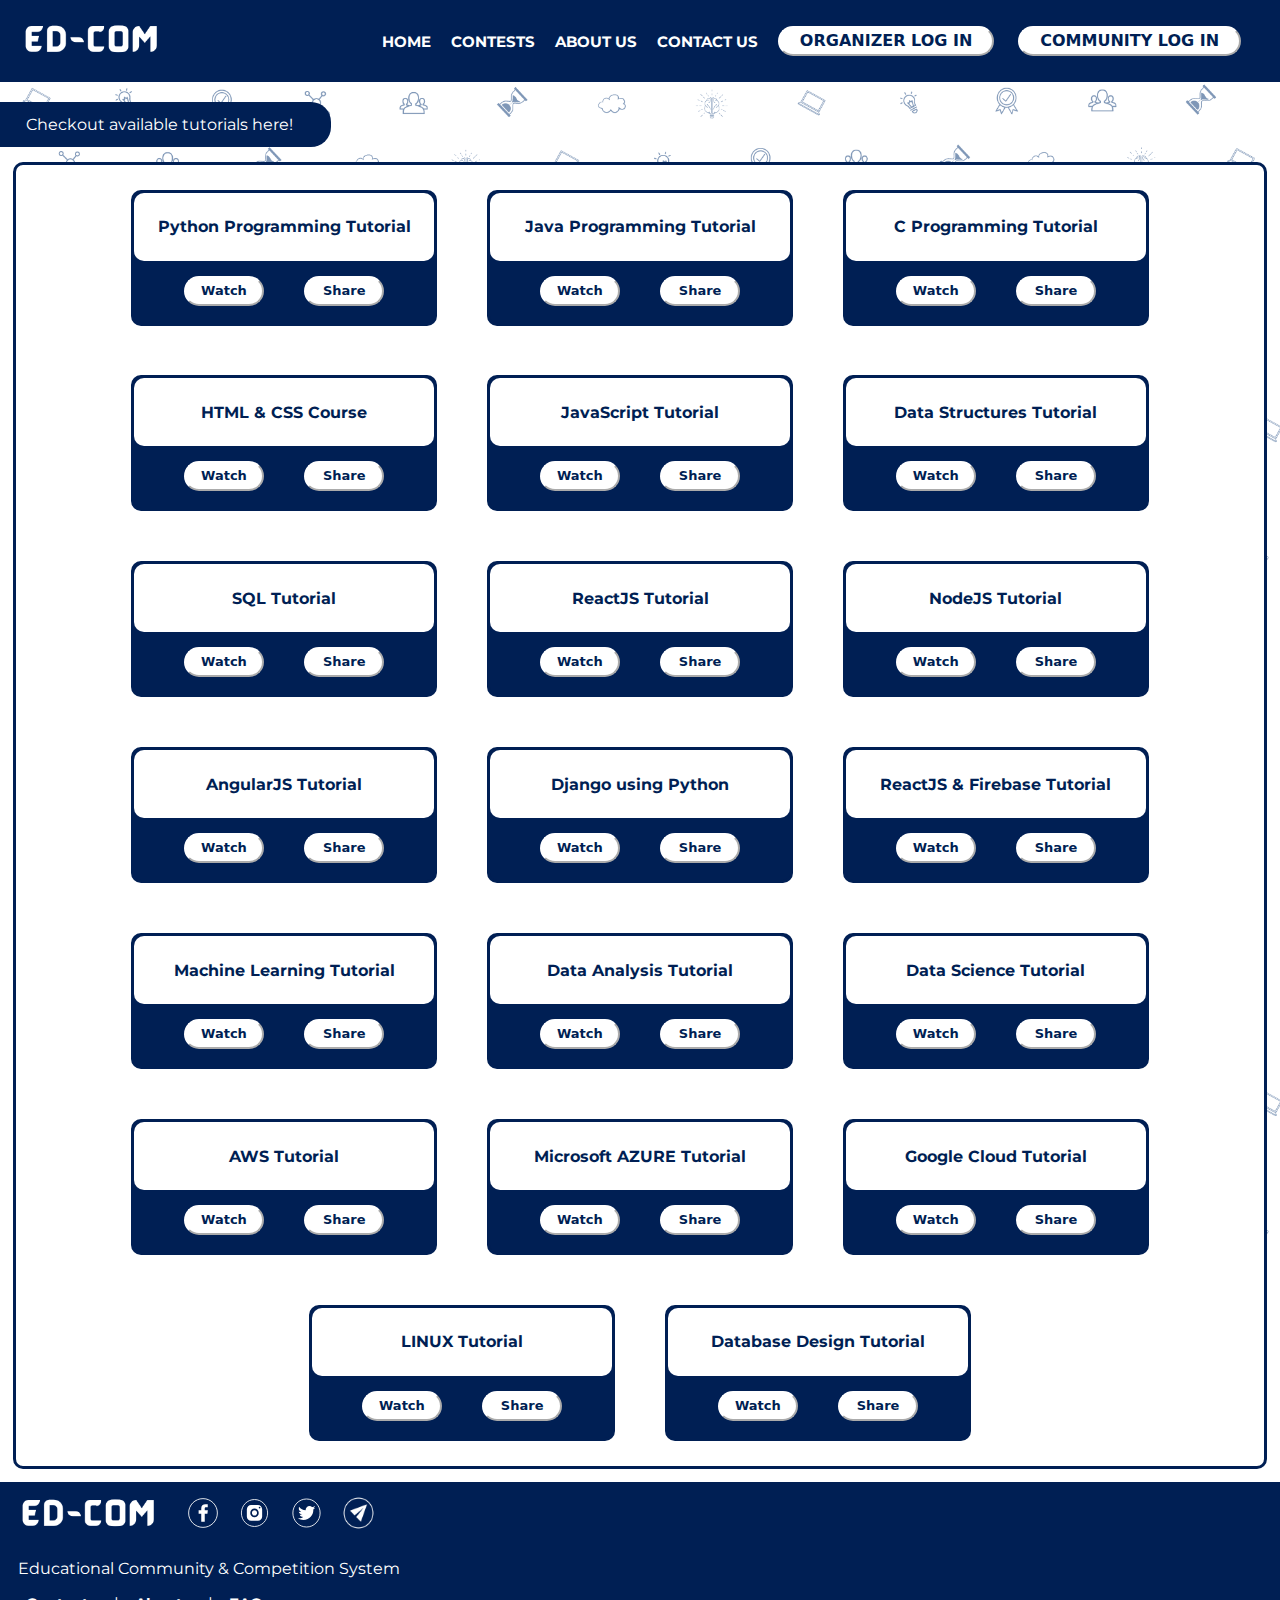
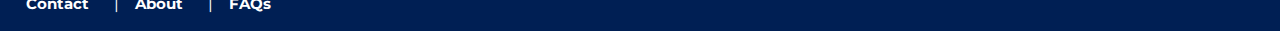
<file: tutorial_home_html.html>
<!DOCTYPE html>
<html>
<head>
	<meta charset="utf-8">
	<meta name="viewport" content="width=device-width, initial-scale=1">
	<title>ED-COM COMMUNITY HOME PAGE</title>
    <link rel="icon" href="images/r_logo_blue.png">
	<link rel="stylesheet" href="tutorial_home_css.css"></link>
</head>
<body>
	<div class="container">
		<div class="navbar">
			<div id="navbar1">
				<a href="index.html"><img id="logo" src="images/ed-com_text.png"></a>
			</div>
			<div id="navbar-options">
				<a class="nav-opt" href="index.html">HOME</a>
				<a class="nav-opt" href="contest_home_html.html">CONTESTS</a>
				<a class="nav-opt" href="aboutus_html.html">ABOUT US</a>
				<a class="nav-opt" href="contact_html.html">CONTACT US</a>                
                <a href="login_html.html" >
					<button  id="buton" class="signIn-button">ORGANIZER LOG IN</button>&nbsp;
				</a>
				<a href="http://localhost:3000/" target="_blank">
					<button id="buton" class="signIn-button">COMMUNITY LOG IN</button>

				</a>
				<button id="click" onclick="visible()">
        			<img id="clickable" src="icons/menu-icon.png"></img>
        		</button>
			</div>

		</div>
		<div class="bod">
			<div id="vis">
		      <div id="ham">
				<a href="index.html">HOME</a><br>
				<a class="opt" href="contest_home_html.html">CONTESTS</a>
				<a href="aboutus_html.html">ABOUT US</a><br>
				<a  href="contact_html.html">CONTACT US</a><br><br>                
                <a class="opt" href="login_html.html" >
					<button class="signIn-button">ORGANIZER LOG IN</button>&nbsp;
				</a>
				<a class="opt" href="http://localhost:3000/" target="_blank">
					<button  class="signIn-button">COMMUNITY LOG IN</button>

				</a>
		      </div>
		    </div>

            <div id="side-head">Checkout available tutorials here!</div>
		</div>
        <div id="middle">
            <div class="tut-main">
                <div class="tut-front">
                    <h4 class="tut-name">Python Programming Tutorial</h4>
                </div>
                <div class="tut-bot">
                    <a href="tutorials/tut_ind_1.html">
                        <button class="tut-btn">Watch</button>
                    </a>
                    <button class="tut-btn" id="tut-btn-1" onclick="copy(1)">Share</button>
                </div>
            </div>
            <div class="tut-main">
                <div class="tut-front">
                    <h4 class="tut-name">Java Programming Tutorial</h4>
                </div>
                <div class="tut-bot">
                    <a href="tutorials/tut_ind_2.html">
                        <button class="tut-btn">Watch</button>
                    </a>
                    <button class="tut-btn"  id="tut-btn-2" onclick="copy(2)">Share</button>
                </div>
            </div>
            <div class="tut-main">
                <div class="tut-front">
                    <h4 class="tut-name">C Programming Tutorial</h4>
                </div>
                <div class="tut-bot">
                    <a href="tutorials/tut_ind_3.html">
                        <button class="tut-btn">Watch</button>
                    </a>
                    <button class="tut-btn" id="tut-btn-3" onclick="copy(3)">Share</button>
                </div>
            </div>
            <div class="tut-main">
                <div class="tut-front">
                    <h4 class="tut-name">HTML & CSS Course</h4>
                </div>
                <div class="tut-bot">
                    <a href="tutorials/tut_ind_4.html">
                        <button class="tut-btn">Watch</button>
                    </a>
                    <button class="tut-btn" id="tut-btn-4" onclick="copy(4)">Share</button>
                </div>
            </div>
            <div class="tut-main">
                <div class="tut-front">
                    <h4 class="tut-name">JavaScript Tutorial</h4>
                </div>
                <div class="tut-bot">
                    <a href="tutorials/tut_ind_5.html">
                        <button class="tut-btn">Watch</button>
                    </a>
                    <button class="tut-btn" id="tut-btn-5" onclick="copy(5)">Share</button>
                </div>
            </div>
            <div class="tut-main">
                <div class="tut-front">
                    <h4 class="tut-name">Data Structures Tutorial</h4>
                </div>
                <div class="tut-bot">
                    <a href="tutorials/tut_ind_6.html">
                        <button class="tut-btn">Watch</button>
                    </a>
                    <button class="tut-btn" id="tut-btn-6" onclick="copy(6)">Share</button>
                </div>
            </div>
            <div class="tut-main">
                <div class="tut-front">
                    <h4 class="tut-name">SQL Tutorial</h4>
                </div>
                <div class="tut-bot">
                    <a href="tutorials/tut_ind_7.html">
                        <button class="tut-btn">Watch</button>
                    </a>
                    <button class="tut-btn" id="tut-btn-7" onclick="copy(7)">Share</button>
                </div>
            </div>
            <div class="tut-main">
                <div class="tut-front">
                    <h4 class="tut-name">ReactJS Tutorial</h4>
                </div>
                <div class="tut-bot">
                    <a href="tutorials/tut_ind_8.html">
                        <button class="tut-btn">Watch</button>
                    </a>
                    <button class="tut-btn" id="tut-btn-8" onclick="copy(8)">Share</button>
                </div>
            </div>
            <div class="tut-main">
                <div class="tut-front">
                    <h4 class="tut-name">NodeJS Tutorial</h4>
                </div>
                <div class="tut-bot">
                    <a href="tutorials/tut_ind_9.html">
                        <button class="tut-btn">Watch</button>
                    </a>
                    <button class="tut-btn" id="tut-btn-9" onclick="copy(9)">Share</button>
                </div>
            </div>
            <div class="tut-main">
                <div class="tut-front">
                    <h4 class="tut-name">AngularJS Tutorial</h4>
                </div>
                <div class="tut-bot">
                    <a href="tutorials/tut_ind_10.html">
                        <button class="tut-btn">Watch</button>
                    </a>
                    <button class="tut-btn" id="tut-btn-10" onclick="copy(10)">Share</button>
                </div>
            </div>
            <div class="tut-main">
                <div class="tut-front">
                    <h4 class="tut-name">Django using Python</h4>
                </div>
                <div class="tut-bot">
                    <a href="tutorials/tut_ind_11.html">
                        <button class="tut-btn">Watch</button>
                    </a>
                    <button class="tut-btn" id="tut-btn-11" onclick="copy(11)">Share</button>
                </div>
            </div>
            <div class="tut-main">
                <div class="tut-front">
                    <h4 class="tut-name">ReactJS & Firebase Tutorial</h4>
                </div>
                <div class="tut-bot">
                    <a href="tutorials/tut_ind_12.html">
                        <button class="tut-btn">Watch</button>
                    </a>
                    <button class="tut-btn" id="tut-btn-12" onclick="copy(12)">Share</button>
                </div>
            </div>
            <div class="tut-main">
                <div class="tut-front">
                    <h4 class="tut-name">Machine Learning Tutorial</h4>
                </div>
                <div class="tut-bot">
                    <a href="tutorials/tut_ind_13.html">
                        <button class="tut-btn">Watch</button>
                    </a>
                    <button class="tut-btn" id="tut-btn-13" onclick="copy(13)">Share</button>
                </div>
            </div>
            <div class="tut-main">
                <div class="tut-front">
                    <h4 class="tut-name">Data Analysis Tutorial</h4>
                </div>
                <div class="tut-bot">
                    <a href="tutorials/tut_ind_14.html">
                        <button class="tut-btn">Watch</button>
                    </a>
                    <button class="tut-btn" id="tut-btn-14" onclick="copy(14)">Share</button>
                </div>
            </div>
            <div class="tut-main">
                <div class="tut-front">
                    <h4 class="tut-name">Data Science Tutorial</h4>
                </div>
                <div class="tut-bot">
                    <a href="tutorials/tut_ind_15.html">
                        <button class="tut-btn">Watch</button>
                    </a>
                    <button class="tut-btn" id="tut-btn-15" onclick="copy(15)">Share</button>
                </div>
            </div>
            <div class="tut-main">
                <div class="tut-front">
                    <h4 class="tut-name">AWS Tutorial</h4>
                </div>
                <div class="tut-bot">
                    <a href="tutorials/tut_ind_16.html">
                        <button class="tut-btn">Watch</button>
                    </a>
                    <button class="tut-btn" id="tut-btn-16" onclick="copy(16)">Share</button>
                </div>
            </div>
            <div class="tut-main">
                <div class="tut-front">
                    <h4 class="tut-name">Microsoft AZURE Tutorial</h4>
                </div>
                <div class="tut-bot">
                    <a href="tutorials/tut_ind_17.html">
                        <button class="tut-btn">Watch</button>
                    </a>
                    <button class="tut-btn" id="tut-btn-17" onclick="copy(17)">Share</button>
                </div>
            </div>
            <div class="tut-main">
                <div class="tut-front">
                    <h4 class="tut-name">Google Cloud Tutorial</h4>
                </div>
                <div class="tut-bot">
                    <a href="tutorials/tut_ind_18.html">
                        <button class="tut-btn">Watch</button>
                    </a>
                    <button class="tut-btn" id="tut-btn-18" onclick="copy(18)">Share</button>
                </div>
            </div>
            <div class="tut-main">
                <div class="tut-front">
                    <h4 class="tut-name">LINUX Tutorial</h4>
                </div>
                <div class="tut-bot">
                    <a href="tutorials/tut_ind_19.html">
                        <button class="tut-btn">Watch</button>
                    </a>
                    <button class="tut-btn" id="tut-btn-19" onclick="copy(19)">Share</button>
                </div>
            </div>
            <div class="tut-main">
                <div class="tut-front">
                    <h4 class="tut-name">Database Design Tutorial</h4>
                </div>
                <div class="tut-bot">
                    <a href="tutorials/tut_ind_20.html">
                        <button class="tut-btn">Watch</button>
                    </a>
                    <button class="tut-btn" id="tut-btn-20" onclick="copy(20)">Share</button>
                </div>
            </div>

        </div>
		<div class="footer">
			<div id="footor-main"> 
				<a href="index.html"><img id="logo" src="images/ed-com_text.png"></a>
				<div id="social-icons">
					<a href="https://www.facebook.com/100090803676433/" target="_blank"><img class="icons" src="icons/facebook-icon.svg"></a>
					<a href="https://instagram.com/ed2comofficial?igshid=YmMyMTA2M2Y=" target="_blank"><img class="icons" src="icons/instagram-icon.svg"></a>
					<a href="https://www.twitter.com/ed2comofficial" target="_blank"><img class="icons" src="icons/twitter-icon.svg"></a>
					<a href="https://mail.google.com/mail/u/1/?ogbl#inbox?compose=GTvVlcSMTtfzgFwzRpvLTCGcMQdDKnJLrKQfPrqxKsrPwNpJQPnCCfHvwJltNGkKnvGCWjfTKkwJK" target="_blank"><img class="icons" src="icons/send-icon.png"></a>
				</div>
			</div>
			<p>Educational Community & Competition System</p>
			<p><a id="in-p" href="contact_html.html">Contact</a>|&nbsp&nbsp<a id="in-p" href="aboutus_html.html">About</a>|&nbsp&nbsp<a id="in-p" href="faqs_html.html">FAQs</a></p>
		</div>
	</div>
	<script src="tutorial_home_js.js"></script>
</body>
</html>
</file>
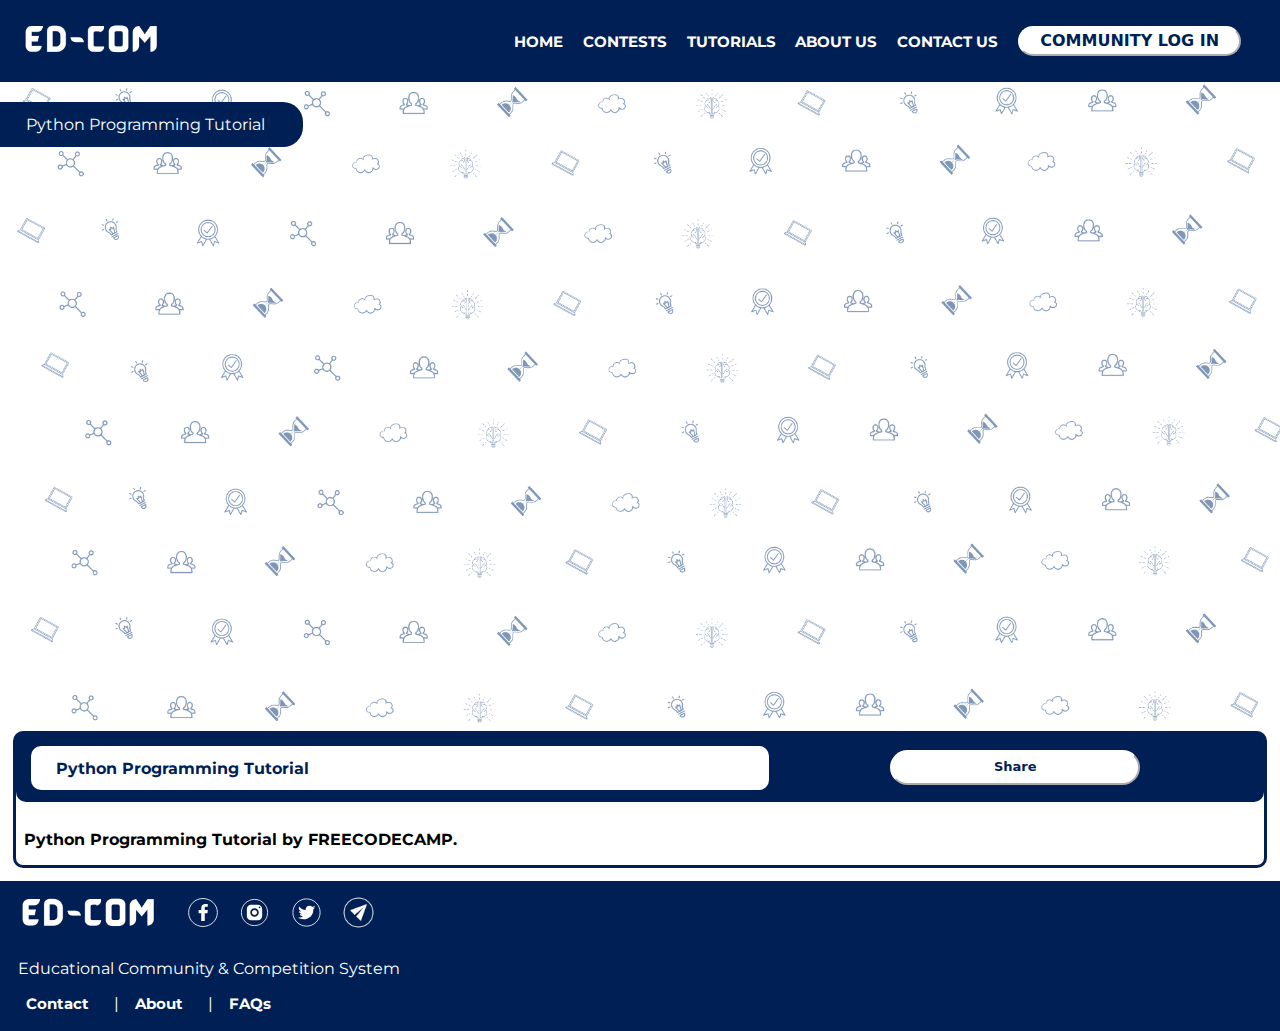
<file: tutorials/tut_ind_1.html>
<!DOCTYPE html>
<html>
<head>
	<meta charset="utf-8">
	<meta name="viewport" content="width=device-width, initial-scale=1">
	<title>ED-COM - Python Programming Tutorial</title>
    <link rel="icon" href="../images/r_logo_blue.png">
	<link rel="stylesheet" href="tutorial_ind_css.css"></link>
</head>
<body>
	<div class="container">
		<div class="navbar">
			<div id="navbar1">
				<a href="index.html"><img id="logo" src="../images/ed-com_text.png"></a>
			</div>
			<div id="navbar-options">
				<a class="nav-opt" href="../index.html">HOME</a>
				<a class="nav-opt" href="../contest_home_html.html">CONTESTS</a><br>
                <a class="nav-opt" href="../tutorial_home_html.html">TUTORIALS</a><br>
				<a class="nav-opt" href="../aboutus_html.html">ABOUT US</a>
				<a class="nav-opt" href="../contact_html.html">CONTACT US</a>                
                <a href="login_html.html" style="display: none;">
					<button  id="buton" class="signIn-button">ORGANIZER LOG IN</button>&nbsp;
				</a>
				<a href="http://localhost:3000/" target="_blank">
					<button id="buton" class="signIn-button">COMMUNITY LOG IN</button>

				</a>
				<button id="click" onclick="visible()">
        			<img id="clickable" src="../icons/menu-icon.png"></img>
        		</button>
			</div>

		</div>
		<div class="bod">
			<div id="vis">
		      <div id="ham">
				<a href="../index.html">HOME</a><br>
				<a href="../contest_home_html.html">CONTESTS</a><br>
                <a href="../tutorial_home_html.html">TUTORIALS</a><br>
                <a href="../aboutus_html.html">ABOUT US</a><br>
				<a href="../contact_html.html">CONTACT US</a><br><br>                
                <a class="opt" href="../login_html.html" style="display: none;">
					<button class="signIn-button">ORGANIZER LOG IN</button>&nbsp;
				</a>
				<a class="opt" href="http://localhost:3000/" target="_blank">
					<button  class="signIn-button">COMMUNITY LOG IN</button>

				</a>
		      </div>
		    </div>
            <div id="side-head">Python Programming Tutorial</div>
		</div>
        <div id="video-player">
            <iframe width="100%" height="100%" src="https://www.youtube.com/embed/rfscVS0vtbw" title="YouTube video player" frameborder="0" allow="accelerometer; autoplay; clipboard-write; encrypted-media; gyroscope; picture-in-picture; web-share" allowfullscreen></iframe>
        </div>
        <div id="middle">
            <div class="tut-main">
                <div class="tut-front">
                    <h4 class="tut-name">Python Programming Tutorial</h4>
                </div>
                <div class="tut-bot">
                    <button class="tut-btn" id="tut-btn-1" onclick="copy(1)">Share</button>
                </div>
            </div>
            <p style="color: black; font-size: 100%; font-weight: bold;">Python Programming Tutorial by FREECODECAMP.</p>
        </div>
		<div class="footer">
			<div id="footor-main"> 
				<a href="../index.html"><img id="logo" src="../images/ed-com_text.png"></a>
				<div id="social-icons">
					<a href="https://www.facebook.com/100090803676433/" target="_blank"><img class="icons" src="../icons/facebook-icon.svg"></a>
					<a href="https://instagram.com/ed2comofficial?igshid=YmMyMTA2M2Y=" target="_blank"><img class="icons" src="../icons/instagram-icon.svg"></a>
					<a href="https://www.twitter.com/ed2comofficial" target="_blank"><img class="icons" src="../icons/twitter-icon.svg"></a>
					<a href="https://mail.google.com/mail/u/1/?ogbl#inbox?compose=GTvVlcSMTtfzgFwzRpvLTCGcMQdDKnJLrKQfPrqxKsrPwNpJQPnCCfHvwJltNGkKnvGCWjfTKkwJK" target="_blank"><img class="icons" src="../icons/send-icon.png"></a>
				</div>
			</div>
			<p>Educational Community & Competition System</p>
			<p><a id="in-p" href="../contact_html.html">Contact</a>|&nbsp&nbsp<a id="in-p" href="../aboutus_html.html">About</a>|&nbsp&nbsp<a id="in-p" href="../faqs_html.html">FAQs</a></p>
		</div>
	</div>
	<script src="tutorial_ind_js.js"></script>
</body>
</html>
</file>
<file: home_css.css>
@import url("https://fonts.googleapis.com/css?family=Montserrat:400,800");
body {
  background-image: url("images/page_background.png");
  background-size: 100% auto;
  display: flex;
  flex-direction: column;
  font-family: "Montserrat", sans-serif;
  width: 100%;
  height: auto;
  margin: 0% 0% 0% 0%;
}
h2 {
  color: #001f54;
  font-size: 20px;
  text-align: center;
}
h3 {
  color: #001f54;
  font-size: 30px;
  margin: 0 0 0 2%;
  padding-top: 2%;
}
h1 {
  font-weight: bold;
  margin: 0;
}
input {
  background-color: #eee;
  border-style: solid;
  border-color: #001f54;
  padding: 12px 15px;
  margin: 8px 0;
  width: 100%;
}
form {
  background-color: white;
  border-radius: 20px;
  height: auto;
  border-style: solid;
  border-color: #001f54;
  display: flex;
  flex-direction: column;
  align-items: center;
  padding: 20px 15px 0 15px;
}
.navbar {
  background-color: #001f54;
  display: flex;
  min-width: 320px;
  height: auto;
  padding: 1% 1% 1% 1%;
}
#navbar1 {
  width: 20%;
  display: flex;
  align-items: center;
}
#logo {
  width: 100%;
  height: auto;
  max-width: 150px;
}
#clickable {
  background-color: #001f54;
  border-style: solid;
  border-color: #001f54;
  width: 4rem;
  display: flex;
  flex-direction: row-reverse;
}
.bod {
  width: 100%;
  height: auto;
  display: flex;
  justify-content: center;
  padding: 20px 0 10px 0;
}
#login-btn {
  align-items: center;
  background-color: #001f54;
  border-style: 1px solid;
  border-color: white;
  border-radius: 100px;
  box-sizing: border-box;
  color: white;
  cursor: pointer;
  display: inline-flex;
  font-size: 16px;
  font-weight: 600;
  justify-content: center;
  line-height: 20px;
  width: 150px;
  height: 50px;
  min-width: 0px;
  overflow: hidden;
  padding: 0px;
  padding-left: 20px;
  padding-right: 20px;
  text-align: center;
  touch-action: manipulation;
  transition: background-color 0.167s cubic-bezier(0.4, 0, 0.2, 1) 0s,
    box-shadow 0.167s cubic-bezier(0.4, 0, 0.2, 1) 0s,
    color 0.167s cubic-bezier(0.4, 0, 0.2, 1) 0s;
  user-select: none;
  -webkit-user-select: none;
  vertical-align: middle;
}
#login-btn:hover,
#login-btn:focus {
  background-color: white;
  color: #001f54;
  border-color: #001f54;
}

#login-btn:active {
  background: #09223b;
  color: rgb(255, 255, 255, 0.7);
}

#login-btn:disabled {
  cursor: not-allowed;
  background: rgba(0, 0, 0, 0.08);
  color: rgba(0, 0, 0, 0.3);
}

.footer {
  background-color: #001f54;
  height: 100%;
  padding: 5px 0 2px 10px;
  min-width: 320px;
}
p,
#in-p {
  color: white;
  padding-left: 0.5rem;
}
a:hover {
  color: #ffffff;
}
.icons {
  width: 2.2rem;
}
#footor-main {
  display: flex;
  flex-direction: row;
  align-items: center;
}
#social-icons {
  width: 50%;
}
#navbar-options {
  display: flex;
  flex-direction: row;
  justify-content: flex-end;
  align-items: center;
  font-size: 12px;
  font-weight: bold;
  padding: 0.5% 0.5% 0.5% 0.5%;
  width: 80%;
}
#click {
  background-color: #001f54;
  border-color: #001f54;
  border-style: none;
}
#vis {
  display: flex;
  position: fixed;
  top: 86px;
  right: 0.05%;
  background-color: white;
}
ol {
  text-decoration: none;
}
#ham {
  display: none;
  border-style: solid;
  border-color: #001f54;
  width: 130px;
  height: auto;
  padding: 8px 2px 2px 8px;
}
@media only screen and (min-width: 750px) {
  #enroll {
    font-size: medium;
    display: flex;
    align-content: center;
    font-size: 2rem;
  }
  #click,
  #ham,
  #vis {
    display: none;
  }

  .nav-opt {
    color: white;
    font-size: 15px;
    text-decoration: none;
    margin-right: 2%;
  }
  a:hover {
    color: #ff7d00;
  }
  .signIn-button {
    align-items: center;
    background-color: white;
    border-style: 1px solid;
    border-color: white;
    border-radius: 100px;
    box-sizing: border-box;
    color: #001f54;
    cursor: pointer;
    display: inline-flex;
    font-family: -apple-system, system-ui, system-ui, "Segoe UI", Roboto,
      "Helvetica Neue", "Fira Sans", Ubuntu, Oxygen, "Oxygen Sans", Cantarell,
      "Droid Sans", "Apple Color Emoji", "Segoe UI Emoji", "Segoe UI Symbol",
      "Lucida Grande", Helvetica, Arial, sans-serif;
    font-size: 16px;
    font-weight: 600;
    justify-content: center;
    line-height: 20px;
    max-width: 300px;
    min-height: 30px;
    min-width: 0px;
    overflow: hidden;
    padding: 0px;
    padding-left: 20px;
    padding-right: 20px;
    text-align: center;
    touch-action: manipulation;
    transition: background-color 0.167s cubic-bezier(0.4, 0, 0.2, 1) 0s,
      box-shadow 0.167s cubic-bezier(0.4, 0, 0.2, 1) 0s,
      color 0.167s cubic-bezier(0.4, 0, 0.2, 1) 0s;
    user-select: none;
    -webkit-user-select: none;
    vertical-align: middle;
  }

  .signIn-button:hover,
  .signIn-button:focus {
    background-color: #001f54;
    color: #ffffff;
  }

  .signIn-button:active {
    background: #09223b;
    color: rgb(255, 255, 255, 0.7);
  }

  .signIn-button:disabled {
    cursor: not-allowed;
    background: rgba(0, 0, 0, 0.08);
    color: rgba(0, 0, 0, 0.3);
  }

  .home-bar-img {
    width: 50%;
    height: 100%;
    display: flex;
    align-items: center;
    justify-items: center;
    margin-left: 2%;
  }
  .bar-img {
    width: 100%;
    height: 100%;
  }
  .home-bar-info {
    margin-left: 2%;
    padding-top: 2%;
    padding-bottom: 2%;
    width: 48%;
    display: flex;
    flex-direction: column;
    background-color: ghostwhite;
  }
  #home-container {
    display: flex;
    flex-direction: column;
    align-items: center;
    width: 100%;
  }
  .home-bar {
    width: 85%;
    display: flex;
    align-items: center;
    margin: 1%;
    background-color: white;
    border-style: solid;
  }
  .home-bar-btn {
    display: flex;
    flex-direction: row-reverse;
    padding-right: 20%;
  }
  #home-bar {
    flex-direction: row;
    border-style: solid;
    border-color: #001f54;
  }

  .view-button {
    align-items: center;
    background-color: #001f54;
    border-style: 1px solid;
    border-color: #001f54;
    border-radius: 100px;
    box-sizing: border-box;
    color: white;
    cursor: pointer;
    display: inline-flex;
    font-family: -apple-system, system-ui, system-ui, "Segoe UI", Roboto,
      "Helvetica Neue", "Fira Sans", Ubuntu, Oxygen, "Oxygen Sans", Cantarell,
      "Droid Sans", "Apple Color Emoji", "Segoe UI Emoji", "Segoe UI Symbol",
      "Lucida Grande", Helvetica, Arial, sans-serif;
    font-size: 16px;
    font-weight: 600;
    justify-content: center;
    line-height: 25px;
    max-width: 300px;
    min-height: 35px;
    min-width: 0px;
    overflow: hidden;
    padding: 0px;
    padding-left: 20px;
    padding-right: 20px;
    text-align: center;
    touch-action: manipulation;
    transition: background-color 0.167s cubic-bezier(0.4, 0, 0.2, 1) 0s,
      box-shadow 0.167s cubic-bezier(0.4, 0, 0.2, 1) 0s,
      color 0.167s cubic-bezier(0.4, 0, 0.2, 1) 0s;
    user-select: none;
    -webkit-user-select: none;
    vertical-align: middle;
    margin-bottom: 2px;
  }

  .view-button:hover,
  .view-button:focus {
    background-color: white;
    color: #001f54;
  }

  .view-button:active {
    background: #09223b;
    color: rgb(255, 255, 255, 0.7);
  }

  .view-button:disabled {
    cursor: not-allowed;
    background: rgba(0, 0, 0, 0.08);
    color: rgba(0, 0, 0, 0.3);
  }
  ul {
    color: #001f54;
    font-size: 20px;
    padding-left: 20%;
  }
  .moto {
    font-size: 30px;
  }
}
a {
  color: #001f54;
  font-size: 15px;
  font-weight: bold;
  text-decoration: none;
  margin-right: 2%;
}

a:hover {
  color: #ff7d00;
}

@media only screen and (max-width: 750px) {
  #enroll {
    font-size: medium;
    display: flex;
    align-content: center;
    font-size: 1rem;
  }
  .nav-opt,
  #buton,
  .signIn-button {
    display: none;
  }

  #b1 {
    display: none;
  }
  a {
    color: #001f54;
    font-size: 15px;
    font-weight: bold;
    text-decoration: none;
    margin-right: 2%;
  }
  a:hover {
    color: #ff7d00;
  }
  .signIn-button {
    align-items: center;
    background-color: #001f54;
    border-style: 1px solid;
    border-color: #001f54;
    border-radius: 100px;
    box-sizing: border-box;
    color: white;
    cursor: pointer;
    display: inline-flex;
    font-family: -apple-system, system-ui, system-ui, "Segoe UI", Roboto,
      "Helvetica Neue", "Fira Sans", Ubuntu, Oxygen, "Oxygen Sans", Cantarell,
      "Droid Sans", "Apple Color Emoji", "Segoe UI Emoji", "Segoe UI Symbol",
      "Lucida Grande", Helvetica, Arial, sans-serif;
    font-size: 11px;
    font-weight: 600;
    justify-content: center;
    line-height: 20px;
    max-width: 200px;
    min-height: 30px;
    min-width: 0px;
    overflow: hidden;
    padding: 0px;
    padding-left: 10px;
    padding-right: 10px;
    text-align: center;
    touch-action: manipulation;
    transition: background-color 0.167s cubic-bezier(0.4, 0, 0.2, 1) 0s,
      box-shadow 0.167s cubic-bezier(0.4, 0, 0.2, 1) 0s,
      color 0.167s cubic-bezier(0.4, 0, 0.2, 1) 0s;
    user-select: none;
    -webkit-user-select: none;
    vertical-align: middle;
    margin-bottom: 2px;
  }

  .signIn-button:hover,
  .signIn-button:focus {
    background-color: white;
    color: #001f54;
  }

  .signIn-button:active {
    background: #09223b;
    color: rgb(255, 255, 255, 0.7);
  }

  .signIn-button:disabled {
    cursor: not-allowed;
    background: rgba(0, 0, 0, 0.08);
    color: rgba(0, 0, 0, 0.3);
  }

  .home-bar-img {
    width: auto;
    height: 100%;
    display: flex;
    align-items: center;
    justify-items: center;
    /* margin: 1%; */
  }
  .bar-img {
    width: 98%;
    height: 100%;
    margin: 1%;
  }
  .home-bar-info {
    /* margin-left: 2%; */
    padding-top: 2%;
    padding-bottom: 2%;
    width: 98%;
    display: flex;
    flex-direction: column;
    background-color: ghostwhite;
  }
  #home-container {
    display: flex;
    flex-direction: column;
    align-items: center;
    width: auto;
  }
  .home-bar {
    width: 85%;
    display: flex;
    align-items: center;
    margin: 1%;
    background-color: white;
    border-style: solid;
  }
  .home-bar-btn {
    display: flex;
    align-items: center;
    justify-content: center;
  }
  #home-bar {
    flex-direction: column;
    border-style: solid;
    border-color: #001f54;
  }

  .view-button {
    align-items: center;
    background-color: #001f54;
    border-style: 1px solid;
    border-color: #001f54;
    border-radius: 100px;
    box-sizing: border-box;
    color: white;
    cursor: pointer;
    display: inline-flex;
    font-family: -apple-system, system-ui, system-ui, "Segoe UI", Roboto,
      "Helvetica Neue", "Fira Sans", Ubuntu, Oxygen, "Oxygen Sans", Cantarell,
      "Droid Sans", "Apple Color Emoji", "Segoe UI Emoji", "Segoe UI Symbol",
      "Lucida Grande", Helvetica, Arial, sans-serif;
    font-size: 16px;
    font-weight: 600;
    justify-content: center;
    line-height: 25px;
    max-width: 300px;
    min-height: 35px;
    min-width: 0px;
    overflow: hidden;
    padding: 0px;
    padding-left: 20px;
    padding-right: 20px;
    text-align: center;
    touch-action: manipulation;
    transition: background-color 0.167s cubic-bezier(0.4, 0, 0.2, 1) 0s,
      box-shadow 0.167s cubic-bezier(0.4, 0, 0.2, 1) 0s,
      color 0.167s cubic-bezier(0.4, 0, 0.2, 1) 0s;
    user-select: none;
    -webkit-user-select: none;
    vertical-align: middle;
    margin-bottom: 2px;
  }

  .view-button:hover,
  .view-button:focus {
    background-color: white;
    color: #001f54;
  }

  .view-button:active {
    background: #09223b;
    color: rgb(255, 255, 255, 0.7);
  }

  .view-button:disabled {
    cursor: not-allowed;
    background: rgba(0, 0, 0, 0.08);
    color: rgba(0, 0, 0, 0.3);
  }
  ul {
    color: #001f54;
    font-size: 20px;
  }
  h3 {
    display: flex;
    justify-content: center;
  }
  .moto {
    font-size: 20px;
  }
  #enroll {
    font-size: medium;
    display: flex;
    align-content: center;
    font-size: 1rem;
  }
}

#moto-box {
  margin-top: 2%;
  margin-bottom: 3%;
  padding-bottom: 2%;
  border-style: solid;
  border-color: #001f54;
  width: 85%;
  display: flex;
  flex-direction: column;
  align-items: center;
  background-color: white;
  opacity: 90%;
}

.moto {
  display: flex;
  margin-top: 2%;
  border-color: #001f54;
  border-style: solid;
  width: 80%;
  align-items: center;
}

.moto-num {
  background-color: #001f54;
  color: white;
  padding-left: 1%;
  padding-right: 1%;
}

.moto-name {
  color: #001f54;
  background-color: white;
  padding-left: 2%;
}
#enroll-button {
  align-items: center;
  background-color: #001f54;
  border-style: 1px solid;
  border-color: #001f54;
  border-radius: 100px;
  box-sizing: border-box;
  color: white;
  cursor: pointer;
  display: flex;
  font-family: -apple-system, system-ui, system-ui, "Segoe UI", Roboto,
    "Helvetica Neue", "Fira Sans", Ubuntu, Oxygen, "Oxygen Sans", Cantarell,
    "Droid Sans", "Apple Color Emoji", "Segoe UI Emoji", "Segoe UI Symbol",
    "Lucida Grande", Helvetica, Arial, sans-serif;
  font-size: 16px;
  font-weight: 600;
  justify-content: center;
  line-height: 25px;
  width: max-content;
  min-height: 45px;
  overflow: hidden;
  padding: 0px;
  padding-left: 20px;
  padding-right: 20px;
  text-align: center;
  touch-action: manipulation;
  transition: background-color 0.167s cubic-bezier(0.4, 0, 0.2, 1) 0s,
    box-shadow 0.167s cubic-bezier(0.4, 0, 0.2, 1) 0s,
    color 0.167s cubic-bezier(0.4, 0, 0.2, 1) 0s;
  user-select: none;
  -webkit-user-select: none;
  vertical-align: middle;
  margin-bottom: 2px;
}

#enroll-button:hover,
#enroll-button:focus {
  background-color: white;
  color: #001f54;
}

#enroll-button:active {
  background: #09223b;
  color: rgb(255, 255, 255, 0.7);
}

#enroll-button:disabled {
  cursor: not-allowed;
  background: rgba(0, 0, 0, 0.08);
  color: rgba(0, 0, 0, 0.3);
}
</file>
<file: aboutus_css.css>
@import url('https://fonts.googleapis.com/css?family=Montserrat:400,800');

body{
    background-image: url('images/page_background.png');
    background-size: 100% auto;
    display: flex;
    flex-direction: column;
    font-family: 'Montserrat', sans-serif;
    width: 100%;
    height: auto;
    margin: 0% 0% 0% 0%; 
} 
h2{
    color: #001F54;
    font-size: 40px;
}
h1 {
    font-weight: bold;
    margin: 0;
}
input {
    background-color: #eee;
    border-style: solid;
    border-color: #001f54;
    padding: 12px 15px;
    margin: 8px 0;
    width: 100%;
}
.navbar{
    background-color: #001F54;
    display: flex;
    min-width: 320px;
    height: auto;
    padding: 1% 1% 1% 1%;
}
ul{
    font-size: 20px;
    line-height: 150%;
}
#navbar1{
    width: 20%;
    display: flex;
    align-items: center;
}
#logo{
    width: 100%;
    height: auto;
    max-width: 150px;
}
#clickable{
    background-color: #001f54;
    border-style: solid;
    border-color: #001f54;
    width: 4rem;
    display: flex;
    flex-direction: row-reverse;
}
.bod{
    width: 100%;
    height: auto;
    display: flex;
    justify-content: center;
    padding: 20px 0 10px 0;
}
#login-btn{
    align-items: center;
      background-color: #001F54;
      border-style: 1px solid;
      border-color: white;
      border-radius: 100px;
      box-sizing: border-box;
      color: white;
      cursor: pointer;
      display: inline-flex;
      font-size: 16px;
      font-weight: 600;
      justify-content: center;
      line-height: 20px;
      width: 150px;
      height: 50px;
      min-width: 0px;
      overflow: hidden;
      padding: 0px;
      padding-left: 20px;
      padding-right: 20px;
      text-align: center;
      touch-action: manipulation;
      transition: background-color 0.167s cubic-bezier(0.4, 0, 0.2, 1) 0s, box-shadow 0.167s cubic-bezier(0.4, 0, 0.2, 1) 0s, color 0.167s cubic-bezier(0.4, 0, 0.2, 1) 0s;
      user-select: none;
      -webkit-user-select: none;
      vertical-align: middle;
}
#login-btn:hover,
    #login-btn:focus { 
      background-color: white;
      color: #001F54;
      border-color: #001F54;
    }

    #login-btn:active {
      background: #09223b;
      color: rgb(255, 255, 255, .7);
    }

    #login-btn:disabled { 
      cursor: not-allowed;
      background: rgba(0, 0, 0, .08);
      color: rgba(0, 0, 0, .3);
    }

.footer{
    background-color: #001F54;
    height: 100%;
    padding: 5px 0 2px 10px;
    min-width: 320px;
}
p,#in-p{
    color: white;
    padding-left: 0.5rem ;
}
a:hover{
    color: #ffffff ;
}
.icons{
    width: 2.2rem;
}
#footerD{
    color: white;
}
#footor-main{
    display: flex;
    flex-direction: row;
    align-items: center;
    color: white;
}
#social-icons{
    width: 50%;
}
#navbar-options{
        display: flex;
        flex-direction: row;
        justify-content: flex-end;
        align-items: center;
        font-size: 12px;
        font-weight: bold;
        padding: 0.5% 0.5% 0.5% 0.5%;
        width: 80%;
    }
#click{
    background-color: #001f54;
    border-color: #001f54;
    border-style: none;
}
#vis{
  display: flex;
  position: fixed;
  top: 86px;
  right: 0.05%;
  background-color: white;
}
ol{
    text-decoration: none;
}
#ham{
  display: none;
  border-style: solid;
  border-color: #001F54;
  width: 130px;
  height: auto;
  padding: 8px 2px 2px 8px;

}

#creator_details{   
    display: flex;
    flex-direction: row;
    flex-wrap: wrap;
    justify-content: center;
    height: auto;
    width: auto;
    margin: 1% 1% 1% 1%;
}
.mem{ 
    border-style: solid;
    border-color: #001F54;
    border-radius: 4%;
    height: auto;
    width: 210px;
    display: flex;
    flex-direction: column;
    align-items: center;
    margin: 1%

}
.mem_img{
    height: auto;
    width: 200px;
    margin: 1% 1% 1% 1%;
}
#mem_details{
    background-color: white;
    border-style: solid;
    border-color: #001F54;
    border-radius: 4%;
    width: 100%;
    height: auto;
    padding: 0.5%;
    margin-top: 1%;
}
h4{
    font-size: 20px;
    margin: 0;
    padding: 1%;
}
.mem_data{
    color: #001F54;
    padding-left: 2%;
}
p{
    margin: 0;
    margin-top: 1%;
    margin-bottom: 1%;
    color: #001F54;
}

#aboutus{
    margin: 2%;
    padding: 3%;
    background-color: white;
    border-style: solid;
    border-color: #001F54;
    border-radius: 30px;
    color: #001F54;
}
@media only screen and (min-width: 750px){
    #click,#ham,#vis{
        display: none;
    }
    form{   
        min-width: 400px;
    }
    
    .nav-opt{
        color: white;
        font-size: 15px;
        text-decoration: none;
        margin-right: 2%;
    }
    a:hover{
        color: #FF7D00;
    }
    .signIn-button{
      align-items: center;
      background-color: white;
      border-style: 1px solid;
      border-color: white;
      border-radius: 100px;
      box-sizing: border-box;
      color: #001F54;
      cursor: pointer;
      display: inline-flex;
      font-family: -apple-system, system-ui, system-ui, "Segoe UI", Roboto, "Helvetica Neue", "Fira Sans", Ubuntu, Oxygen, "Oxygen Sans", Cantarell, "Droid Sans", "Apple Color Emoji", "Segoe UI Emoji", "Segoe UI Symbol", "Lucida Grande", Helvetica, Arial, sans-serif;
      font-size: 16px;
      font-weight: 600;
      justify-content: center;
      line-height: 20px;
      max-width: 300px;
      min-height: 30px;
      min-width: 0px;
      overflow: hidden;
      padding: 0px;
      padding-left: 20px;
      padding-right: 20px;
      text-align: center;
      touch-action: manipulation;
      transition: background-color 0.167s cubic-bezier(0.4, 0, 0.2, 1) 0s, box-shadow 0.167s cubic-bezier(0.4, 0, 0.2, 1) 0s, color 0.167s cubic-bezier(0.4, 0, 0.2, 1) 0s;
      user-select: none;
      -webkit-user-select: none;
      vertical-align: middle;
    }

    .signIn-button:hover,
    .signIn-button:focus { 
      background-color: #001F54;
      color: #ffffff;
    }

    .signIn-button:active {
      background: #09223b;
      color: rgb(255, 255, 255, .7);
    }

    .signIn-button:disabled { 
      cursor: not-allowed;
      background: rgba(0, 0, 0, .08);
      color: rgba(0, 0, 0, .3);
    }
}
a{
    color: #001F54;
    font-size: 15px;
    font-weight: bold;
    text-decoration: none;
    margin-right: 2%;
}
    
a:hover{
    color: #FF7D00;
}

@media only screen and (max-width: 750px){
    .nav-opt,#buton{
        display: none;
    }
    
    #b1{
        display: none;
    }
      a{
        color: #001F54;
        font-size: 15px;
        font-weight: bold;
        text-decoration: none;
        margin-right: 2%;
    }
    a:hover{
        color: #FF7D00;
    }
    .signIn-button{
      align-items: center;
      background-color: #001F54;
      border-style: 1px solid;
      border-color: #001F54;
      border-radius: 100px;
      box-sizing: border-box;
      color: white;
      cursor: pointer;
      display: inline-flex;
      font-family: -apple-system, system-ui, system-ui, "Segoe UI", Roboto, "Helvetica Neue", "Fira Sans", Ubuntu, Oxygen, "Oxygen Sans", Cantarell, "Droid Sans", "Apple Color Emoji", "Segoe UI Emoji", "Segoe UI Symbol", "Lucida Grande", Helvetica, Arial, sans-serif;
      font-size: 11px;
      font-weight: 600;
      justify-content: center;
      line-height: 20px;
      max-width: 200px;
      min-height: 30px;
      min-width: 0px;
      overflow: hidden;
      padding: 0px;
      padding-left: 10px;
      padding-right: 10px;
      text-align: center;
      touch-action: manipulation;
      transition: background-color 0.167s cubic-bezier(0.4, 0, 0.2, 1) 0s, box-shadow 0.167s cubic-bezier(0.4, 0, 0.2, 1) 0s, color 0.167s cubic-bezier(0.4, 0, 0.2, 1) 0s;
      user-select: none;
      -webkit-user-select: none;
      vertical-align: middle;
      margin-bottom: 2px;
    }

    .signIn-button:hover,
    .signIn-button:focus { 
      background-color: white;
      color: #001F54;
    }

    .signIn-button:active {
      background: #09223b;
      color: rgb(255, 255, 255, .7);
    }

    .signIn-button:disabled { 
      cursor: not-allowed;
      background: rgba(0, 0, 0, .08);
      color: rgba(0, 0, 0, .3);
    }
}
</file>
<file: contact_css.css>
@import url('https://fonts.googleapis.com/css?family=Montserrat:400,800');
body{
    background-image: url('images/page_background.png');
    background-size: 100% auto; 
    display: flex;
    flex-direction: column;
    font-family: 'Montserrat', sans-serif;
    width: 100%;
    height: auto;
    margin: 0 0 0 0;
}  
.bod{ 
    width: 100%;
    height: 80vh;
    display: flex;
    justify-content: center;
    padding: 40px;
}
h2{
    color: #001F54;
    font-size: 40px;
}
h1 {
    font-weight: bold;
    margin: 0;
}
input {
    background-color: #eee;
    border-style: solid;
    border-color: #001f54;
    
}
form{
    background-color: white;
    border-radius: 20px;
    width: auto;
    height: auto;
    border-style: solid;
    border-color: #001F54;
    display: flex;
    flex-direction: column;
    align-items: center;
    padding: 20px 15px 0 15px;

}
.navbar{
    background-color: #001F54;
    display: flex;
    min-width: 320px;
    height: 4rem;
    padding: 1% 1% 1% 1%;
}
#navbar1{
    width: 20%;
    display: flex;
    align-items: center;
}
#logo{
    width: 100%;
    height: auto;
    max-width: 150px;
}
.footer{
    background-color: #001F54;
    height: 100%;
    padding: 5px 0 2px 10px;
    width: 100%;
}
p,#in-p{
    color: white;
    padding-left: 0.5rem ;
}
a:hover{
    color: #ffffff ;
}
.icons{
    width: 2.2rem;
}
#footor-main{
    display: flex;
    flex-direction: row;
    align-items: center;
}
#social-icons{
    width: 50%;
}

#navbar-options{
        display: flex;
        flex-direction: row;
        justify-content: flex-end;
        align-items: center;
        font-size: 12px;
        font-weight: bold;
        /* padding: 0.5% 55px 0.5% 0.5%; */
        width: 80%;
    }

    .nav-opt{
        color: white;
        font-size: 15px;
        text-decoration: none;
        margin-right: 2%;
    }

    #buton:hover,
    #buton:focus { 
      background-color: #001F54;
      color: white;
      border-color: white;
    }

    #buton:active {
      background: #09223b;
      color: rgb(255, 255, 255, .7);
    }

    #buton:disabled { 
      cursor: not-allowed;
      background: rgba(0, 0, 0, .08);
      color: rgba(0, 0, 0, .3);
    }
    .new{
        color: #001f54;
        font-size: 15px;
        font-weight: bold;
        text-decoration: none;
        
        margin-right: 2%;
    }
      a{
        color: white;
        font-size: 15px;
        font-weight: bold;
        text-decoration: none;
        margin-right: 2%;
    }
    a:hover{
        color: #FF7D00;
    }


#click{
    background-color: #001f54;
    border-color: #001f54;
    border-style: none;
}
#vis{
  display: flex;
  position: absolute;
  top: 63px;
  right: 0.05%;
  background-color: white;
  position: absolute;
  z-index: 2;
}
ol{
    text-decoration: none;
}
#ham{
  display: none;
  border-style: solid;
  border-color: #001F54;
  width: 130px;
  height: auto;
  padding: 8px 2px 2px 8px;
}
@media only screen and (min-width: 750px){
    #non{
        display: none;
        
    }
    #click,#ham,#vis{
        display: none;
    }
    .signIn-button{
      align-items: center;
      background-color: white;
      border-style: 1px solid;
      border-color: white;
      border-radius: 100px;
      box-sizing: border-box;
      color: #001F54;
      cursor: pointer;
      display: inline-flex;
      font-family: -apple-system, system-ui, system-ui, "Segoe UI", Roboto, "Helvetica Neue", "Fira Sans", Ubuntu, Oxygen, "Oxygen Sans", Cantarell, "Droid Sans", "Apple Color Emoji", "Segoe UI Emoji", "Segoe UI Symbol", "Lucida Grande", Helvetica, Arial, sans-serif;
      font-size: 16px;
      font-weight: 600;
      justify-content: center;
      line-height: 20px;
      max-width: 300px;
      min-height: 30px;
      min-width: 0px;
      overflow: hidden;
      padding: 0px;
      padding-left: 20px;
      padding-right: 20px;
      text-align: center;
      touch-action: manipulation;
      transition: background-color 0.167s cubic-bezier(0.4, 0, 0.2, 1) 0s, box-shadow 0.167s cubic-bezier(0.4, 0, 0.2, 1) 0s, color 0.167s cubic-bezier(0.4, 0, 0.2, 1) 0s;
      user-select: none;
      -webkit-user-select: none;
      vertical-align: middle;    }

    .signIn-button:hover,
    .signIn-button:focus { 
      background-color: #001F54;
      color: #ffffff;
    }

    .signIn-button:active {
      background: #09223b;
      color: rgb(255, 255, 255, .7);
    }

    .signIn-button:disabled { 
      cursor: not-allowed;
      background: rgba(0, 0, 0, .08);
      color: rgba(0, 0, 0, .3);
    }
}

@media only screen and (max-width: 750px){
    .nav-opt,#buton,.signIn-button{
        display: none;
    }
    .opt{
    color: #001F54;
    font-size: 15px;
    font-weight: bold;
    text-decoration: none;
    margin-right: 2%;
}
    
.opt:hover{
    color: #FF7D00;
}
    .signIn-button{
      align-items: center;
      background-color: #001F54;
      border-style: 1px solid;
      border-color: #001F54;
      border-radius: 100px;
      box-sizing: border-box;
      color: white;
      cursor: pointer;
      display: inline-flex;
      font-family: -apple-system, system-ui, system-ui, "Segoe UI", Roboto, "Helvetica Neue", "Fira Sans", Ubuntu, Oxygen, "Oxygen Sans", Cantarell, "Droid Sans", "Apple Color Emoji", "Segoe UI Emoji", "Segoe UI Symbol", "Lucida Grande", Helvetica, Arial, sans-serif;
      font-size: 11px;
      font-weight: 600;
      justify-content: center;
      line-height: 20px;
      max-width: 200px;
      min-height: 30px;
      min-width: 0px;
      overflow: hidden;
      padding: 0px;
      padding-left: 10px;
      padding-right: 10px;
      text-align: center;
      touch-action: manipulation;
      transition: background-color 0.167s cubic-bezier(0.4, 0, 0.2, 1) 0s, box-shadow 0.167s cubic-bezier(0.4, 0, 0.2, 1) 0s, color 0.167s cubic-bezier(0.4, 0, 0.2, 1) 0s;
      user-select: none;
      -webkit-user-select: none;
      vertical-align: middle;
      margin-bottom: 2px;
    }

    .signIn-button:hover,
    .signIn-button:focus { 
      background-color: white;
      color: #001F54;
    }

    .signIn-button:active {
      background: #09223b;
      color: rgb(255, 255, 255, .7);
    }

    .signIn-button:disabled { 
      cursor: not-allowed;
      background: rgba(0, 0, 0, .08);
      color: rgba(0, 0, 0, .3);
    }
}



textarea {
  overflow: auto;
  resize: vertical; }

.pre-scrollable {
  max-height: 340px;
  overflow-y: scroll; }
 
.container {
  width: 100%;
  /* padding-right: 15px; */
  /* padding-left: 15px; */
  /* margin-right: auto; */
  /* margin-left: auto; */
  }
   

.container-fluid {
  width: 100%;
  padding-right: 15px;
  padding-left: 15px;
  margin-right: auto;
  margin-left: auto; }

.row {
  display: -webkit-box;
  display: -ms-flexbox;
  display: flex;
  -ms-flex-wrap: wrap;
  flex-wrap: wrap;
  margin-right: -15px;
  margin-left: -15px; }

.no-gutters {
  margin-right: 0;
  margin-left: 0; }
  .no-gutters > .col,
  .no-gutters > [class*="col-"] {
    padding-right: 0;
    padding-left: 0; }

.col-1, .col-2, .col-3, .col-4, .col-5, .col-6, .col-7, .col-8, .col-9, .col-10, .col-11, .col-12, .col,
.col-auto, .col-sm-1, .col-sm-2, .col-sm-3, .col-sm-4, .col-sm-5, .col-sm-6, .col-sm-7, .col-sm-8, .col-sm-9, .col-sm-10, .col-sm-11, .col-sm-12, .col-sm,
.col-sm-auto, .col-md-1, .col-md-2, .col-md-3, .col-md-4, .col-md-5, .col-md-6, .col-md-7, .col-md-8, .col-md-9, .col-md-10, .col-md-11, .col-md-12, .col-md,
.col-md-auto, .col-lg-1, .col-lg-2, .col-lg-3, .col-lg-4, .col-lg-5, .col-lg-6, .col-lg-7, .col-lg-8, .col-lg-9, .col-lg-10, .col-lg-11, .col-lg-12, .col-lg,
.col-lg-auto, .col-xl-1, .col-xl-2, .col-xl-3, .col-xl-4, .col-xl-5, .col-xl-6, .col-xl-7, .col-xl-8, .col-xl-9, .col-xl-10, .col-xl-11, .col-xl-12, .col-xl,
.col-xl-auto {
  position: relative;
  width: 100%;
  padding-right: 15px;
  padding-left: 15px; }

.col {
  -ms-flex-preferred-size: 0;
  flex-basis: 0;
  -webkit-box-flex: 1;
  -ms-flex-positive: 1;
  flex-grow: 1;
  max-width: 100%; }

.col-auto {
  -webkit-box-flex: 0;
  -ms-flex: 0 0 auto;
  flex: 0 0 auto;
  width: auto;
  max-width: 100%; }

.col-1 {
  -webkit-box-flex: 0;
  -ms-flex: 0 0 8.33333%;
  flex: 0 0 8.33333%;
  max-width: 8.33333%; }

.col-2 {
  -webkit-box-flex: 0;
  -ms-flex: 0 0 16.66667%;
  flex: 0 0 16.66667%;
  max-width: 16.66667%; }

.col-3 {
  -webkit-box-flex: 0;
  -ms-flex: 0 0 25%;
  flex: 0 0 25%;
  max-width: 25%; }

.col-4 {
  -webkit-box-flex: 0;
  -ms-flex: 0 0 33.33333%;
  flex: 0 0 33.33333%;
  max-width: 33.33333%; }

.col-5 {
  -webkit-box-flex: 0;
  -ms-flex: 0 0 41.66667%;
  flex: 0 0 41.66667%;
  max-width: 41.66667%; }

.col-6 {
  -webkit-box-flex: 0;
  -ms-flex: 0 0 50%;
  flex: 0 0 50%;
  max-width: 50%; }

.col-7 {
  -webkit-box-flex: 0;
  -ms-flex: 0 0 58.33333%;
  flex: 0 0 58.33333%;
  max-width: 58.33333%; }

.col-8 {
  -webkit-box-flex: 0;
  -ms-flex: 0 0 66.66667%;
  flex: 0 0 66.66667%;
  max-width: 66.66667%; }

.col-9 {
  -webkit-box-flex: 0;
  -ms-flex: 0 0 75%;
  flex: 0 0 75%;
  max-width: 75%; }

.col-10 {
  -webkit-box-flex: 0;
  -ms-flex: 0 0 83.33333%;
  flex: 0 0 83.33333%;
  max-width: 83.33333%; }

.col-11 {
  -webkit-box-flex: 0;
  -ms-flex: 0 0 91.66667%;
  flex: 0 0 91.66667%;
  max-width: 91.66667%; }

.col-12 {
  -webkit-box-flex: 0;
  -ms-flex: 0 0 100%;
  flex: 0 0 100%;
  max-width: 100%; }

.order-first {
  -webkit-box-ordinal-group: 0;
  -ms-flex-order: -1;
  order: -1; }

.order-last {
  -webkit-box-ordinal-group: 14;
  -ms-flex-order: 13;
  order: 13; }

.order-0 {
  -webkit-box-ordinal-group: 1;
  -ms-flex-order: 0;
  order: 0; }

.order-1 {
  -webkit-box-ordinal-group: 2;
  -ms-flex-order: 1;
  order: 1; }

.order-2 {
  -webkit-box-ordinal-group: 3;
  -ms-flex-order: 2;
  order: 2; }

.order-3 {
  -webkit-box-ordinal-group: 4;
  -ms-flex-order: 3;
  order: 3; }

.order-4 {
  -webkit-box-ordinal-group: 5;
  -ms-flex-order: 4;
  order: 4; }

.order-5 {
  -webkit-box-ordinal-group: 6;
  -ms-flex-order: 5;
  order: 5; }

.order-6 {
  -webkit-box-ordinal-group: 7;
  -ms-flex-order: 6;
  order: 6; }

.order-7 {
  -webkit-box-ordinal-group: 8;
  -ms-flex-order: 7;
  order: 7; }

.order-8 {
  -webkit-box-ordinal-group: 9;
  -ms-flex-order: 8;
  order: 8; }

.order-9 {
  -webkit-box-ordinal-group: 10;
  -ms-flex-order: 9;
  order: 9; }

.order-10 {
  -webkit-box-ordinal-group: 11;
  -ms-flex-order: 10;
  order: 10; }

.order-11 {
  -webkit-box-ordinal-group: 12;
  -ms-flex-order: 11;
  order: 11; }

.order-12 {
  -webkit-box-ordinal-group: 13;
  -ms-flex-order: 12;
  order: 12; }

.offset-1 {
  margin-left: 8.33333%; }

.offset-2 {
  margin-left: 16.66667%; }

.offset-3 {
  margin-left: 25%; }

.offset-4 {
  margin-left: 33.33333%; }

.offset-5 {
  margin-left: 41.66667%; }

.offset-6 {
  margin-left: 50%; }

.offset-7 {
  margin-left: 58.33333%; }

.offset-8 {
  margin-left: 66.66667%; }

.offset-9 {
  margin-left: 75%; }

.offset-10 {
  margin-left: 83.33333%; }

.offset-11 {
  margin-left: 91.66667%; }

@media (min-width: 576px) {
  .col-sm {
    -ms-flex-preferred-size: 0;
    flex-basis: 0;
    -webkit-box-flex: 1;
    -ms-flex-positive: 1;
    flex-grow: 1;
    max-width: 100%; }
  .col-sm-auto {
    -webkit-box-flex: 0;
    -ms-flex: 0 0 auto;
    flex: 0 0 auto;
    width: auto;
    max-width: 100%; }
  .col-sm-1 {
    -webkit-box-flex: 0;
    -ms-flex: 0 0 8.33333%;
    flex: 0 0 8.33333%;
    max-width: 8.33333%; }
  .col-sm-2 {
    -webkit-box-flex: 0;
    -ms-flex: 0 0 16.66667%;
    flex: 0 0 16.66667%;
    max-width: 16.66667%; }
  .col-sm-3 {
    -webkit-box-flex: 0;
    -ms-flex: 0 0 25%;
    flex: 0 0 25%;
    max-width: 25%; }
  .col-sm-4 {
    -webkit-box-flex: 0;
    -ms-flex: 0 0 33.33333%;
    flex: 0 0 33.33333%;
    max-width: 33.33333%; }
  .col-sm-5 {
    -webkit-box-flex: 0;
    -ms-flex: 0 0 41.66667%;
    flex: 0 0 41.66667%;
    max-width: 41.66667%; }
  .col-sm-6 {
    -webkit-box-flex: 0;
    -ms-flex: 0 0 50%;
    flex: 0 0 50%;
    max-width: 50%; }
  .col-sm-7 {
    -webkit-box-flex: 0;
    -ms-flex: 0 0 58.33333%;
    flex: 0 0 58.33333%;
    max-width: 58.33333%; }
  .col-sm-8 {
    -webkit-box-flex: 0;
    -ms-flex: 0 0 66.66667%;
    flex: 0 0 66.66667%;
    max-width: 66.66667%; }
  .col-sm-9 {
    -webkit-box-flex: 0;
    -ms-flex: 0 0 75%;
    flex: 0 0 75%;
    max-width: 75%; }
  .col-sm-10 {
    -webkit-box-flex: 0;
    -ms-flex: 0 0 83.33333%;
    flex: 0 0 83.33333%;
    max-width: 83.33333%; }
  .col-sm-11 {
    -webkit-box-flex: 0;
    -ms-flex: 0 0 91.66667%;
    flex: 0 0 91.66667%;
    max-width: 91.66667%; }
  .col-sm-12 {
    -webkit-box-flex: 0;
    -ms-flex: 0 0 100%;
    flex: 0 0 100%;
    max-width: 100%; }
  .order-sm-first {
    -webkit-box-ordinal-group: 0;
    -ms-flex-order: -1;
    order: -1; }
  .order-sm-last {
    -webkit-box-ordinal-group: 14;
    -ms-flex-order: 13;
    order: 13; }
  .order-sm-0 {
    -webkit-box-ordinal-group: 1;
    -ms-flex-order: 0;
    order: 0; }
  .order-sm-1 {
    -webkit-box-ordinal-group: 2;
    -ms-flex-order: 1;
    order: 1; }
  .order-sm-2 {
    -webkit-box-ordinal-group: 3;
    -ms-flex-order: 2;
    order: 2; }
  .order-sm-3 {
    -webkit-box-ordinal-group: 4;
    -ms-flex-order: 3;
    order: 3; }
  .order-sm-4 {
    -webkit-box-ordinal-group: 5;
    -ms-flex-order: 4;
    order: 4; }
  .order-sm-5 {
    -webkit-box-ordinal-group: 6;
    -ms-flex-order: 5;
    order: 5; }
  .order-sm-6 {
    -webkit-box-ordinal-group: 7;
    -ms-flex-order: 6;
    order: 6; }
  .order-sm-7 {
    -webkit-box-ordinal-group: 8;
    -ms-flex-order: 7;
    order: 7; }
  .order-sm-8 {
    -webkit-box-ordinal-group: 9;
    -ms-flex-order: 8;
    order: 8; }
  .order-sm-9 {
    -webkit-box-ordinal-group: 10;
    -ms-flex-order: 9;
    order: 9; }
  .order-sm-10 {
    -webkit-box-ordinal-group: 11;
    -ms-flex-order: 10;
    order: 10; }
  .order-sm-11 {
    -webkit-box-ordinal-group: 12;
    -ms-flex-order: 11;
    order: 11; }
  .order-sm-12 {
    -webkit-box-ordinal-group: 13;
    -ms-flex-order: 12;
    order: 12; }
  .offset-sm-0 {
    margin-left: 0; }
  .offset-sm-1 {
    margin-left: 8.33333%; }
  .offset-sm-2 {
    margin-left: 16.66667%; }
  .offset-sm-3 {
    margin-left: 25%; }
  .offset-sm-4 {
    margin-left: 33.33333%; }
  .offset-sm-5 {
    margin-left: 41.66667%; }
  .offset-sm-6 {
    margin-left: 50%; }
  .offset-sm-7 {
    margin-left: 58.33333%; }
  .offset-sm-8 {
    margin-left: 66.66667%; }
  .offset-sm-9 {
    margin-left: 75%; }
  .offset-sm-10 {
    margin-left: 83.33333%; }
  .offset-sm-11 {
    margin-left: 91.66667%; } }

@media (min-width: 768px) {
  .col-md {
    -ms-flex-preferred-size: 0;
    flex-basis: 0;
    -webkit-box-flex: 1;
    -ms-flex-positive: 1;
    flex-grow: 1;
    max-width: 100%; }
  .col-md-auto {
    -webkit-box-flex: 0;
    -ms-flex: 0 0 auto;
    flex: 0 0 auto;
    width: auto;
    max-width: 100%; }
  .col-md-1 {
    -webkit-box-flex: 0;
    -ms-flex: 0 0 8.33333%;
    flex: 0 0 8.33333%;
    max-width: 8.33333%; }
  .col-md-2 {
    -webkit-box-flex: 0;
    -ms-flex: 0 0 16.66667%;
    flex: 0 0 16.66667%;
    max-width: 16.66667%; }
  .col-md-3 {
    -webkit-box-flex: 0;
    -ms-flex: 0 0 25%;
    flex: 0 0 25%;
    max-width: 25%; }
  .col-md-4 {
    -webkit-box-flex: 0;
    -ms-flex: 0 0 33.33333%;
    flex: 0 0 33.33333%;
    max-width: 33.33333%; }
  .col-md-5 {
    -webkit-box-flex: 0;
    -ms-flex: 0 0 41.66667%;
    flex: 0 0 41.66667%;
    max-width: 41.66667%; }
  .col-md-6 {
    -webkit-box-flex: 0;
    -ms-flex: 0 0 50%;
    flex: 0 0 50%;
    max-width: 50%; }
  .col-md-7 {
    -webkit-box-flex: 0;
    -ms-flex: 0 0 58.33333%;
    flex: 0 0 58.33333%;
    max-width: 58.33333%; }
  .col-md-8 {
    -webkit-box-flex: 0;
    -ms-flex: 0 0 66.66667%;
    flex: 0 0 66.66667%;
    max-width: 66.66667%; }
  .col-md-9 {
    -webkit-box-flex: 0;
    -ms-flex: 0 0 75%;
    flex: 0 0 75%;
    max-width: 75%; }
  .col-md-10 {
    -webkit-box-flex: 0;
    -ms-flex: 0 0 83.33333%;
    flex: 0 0 83.33333%;
    max-width: 83.33333%; }
  .col-md-11 {
    -webkit-box-flex: 0;
    -ms-flex: 0 0 91.66667%;
    flex: 0 0 91.66667%;
    max-width: 91.66667%; }
  .col-md-12 {
    -webkit-box-flex: 0;
    -ms-flex: 0 0 100%;
    flex: 0 0 100%;
    max-width: 100%; }
  .order-md-first {
    -webkit-box-ordinal-group: 0;
    -ms-flex-order: -1;
    order: -1; }
  .order-md-last {
    -webkit-box-ordinal-group: 14;
    -ms-flex-order: 13;
    order: 13; }
  .order-md-0 {
    -webkit-box-ordinal-group: 1;
    -ms-flex-order: 0;
    order: 0; }
  .order-md-1 {
    -webkit-box-ordinal-group: 2;
    -ms-flex-order: 1;
    order: 1; }
  .order-md-2 {
    -webkit-box-ordinal-group: 3;
    -ms-flex-order: 2;
    order: 2; }
  .order-md-3 {
    -webkit-box-ordinal-group: 4;
    -ms-flex-order: 3;
    order: 3; }
  .order-md-4 {
    -webkit-box-ordinal-group: 5;
    -ms-flex-order: 4;
    order: 4; }
  .order-md-5 {
    -webkit-box-ordinal-group: 6;
    -ms-flex-order: 5;
    order: 5; }
  .order-md-6 {
    -webkit-box-ordinal-group: 7;
    -ms-flex-order: 6;
    order: 6; }
  .order-md-7 {
    -webkit-box-ordinal-group: 8;
    -ms-flex-order: 7;
    order: 7; }
  .order-md-8 {
    -webkit-box-ordinal-group: 9;
    -ms-flex-order: 8;
    order: 8; }
  .order-md-9 {
    -webkit-box-ordinal-group: 10;
    -ms-flex-order: 9;
    order: 9; }
  .order-md-10 {
    -webkit-box-ordinal-group: 11;
    -ms-flex-order: 10;
    order: 10; }
  .order-md-11 {
    -webkit-box-ordinal-group: 12;
    -ms-flex-order: 11;
    order: 11; }
  .order-md-12 {
    -webkit-box-ordinal-group: 13;
    -ms-flex-order: 12;
    order: 12; }
  .offset-md-0 {
    margin-left: 0; }
  .offset-md-1 {
    margin-left: 8.33333%; }
  .offset-md-2 {
    margin-left: 16.66667%; }
  .offset-md-3 {
    margin-left: 25%; }
  .offset-md-4 {
    margin-left: 33.33333%; }
  .offset-md-5 {
    margin-left: 41.66667%; }
  .offset-md-6 {
    margin-left: 50%; }
  .offset-md-7 {
    margin-left: 58.33333%; }
  .offset-md-8 {
    margin-left: 66.66667%; }
  .offset-md-9 {
    margin-left: 75%; }
  .offset-md-10 {
    margin-left: 83.33333%; }
  .offset-md-11 {
    margin-left: 91.66667%; } }

@media (min-width: 992px) {
  .col-lg {
    -ms-flex-preferred-size: 0;
    flex-basis: 0;
    -webkit-box-flex: 1;
    -ms-flex-positive: 1;
    flex-grow: 1;
    max-width: 100%; }
  .col-lg-auto {
    -webkit-box-flex: 0;
    -ms-flex: 0 0 auto;
    flex: 0 0 auto;
    width: auto;
    max-width: 100%; }
  .col-lg-1 {
    -webkit-box-flex: 0;
    -ms-flex: 0 0 8.33333%;
    flex: 0 0 8.33333%;
    max-width: 8.33333%; }
  .col-lg-2 {
    -webkit-box-flex: 0;
    -ms-flex: 0 0 16.66667%;
    flex: 0 0 16.66667%;
    max-width: 16.66667%; }
  .col-lg-3 {
    -webkit-box-flex: 0;
    -ms-flex: 0 0 25%;
    flex: 0 0 25%;
    max-width: 25%; }
  .col-lg-4 {
    -webkit-box-flex: 0;
    -ms-flex: 0 0 33.33333%;
    flex: 0 0 33.33333%;
    max-width: 33.33333%; }
  .col-lg-5 {
    -webkit-box-flex: 0;
    -ms-flex: 0 0 41.66667%;
    flex: 0 0 41.66667%;
    max-width: 41.66667%; }
  .col-lg-6 {
    -webkit-box-flex: 0;
    -ms-flex: 0 0 50%;
    flex: 0 0 50%;
    max-width: 50%; }
  .col-lg-7 {
    -webkit-box-flex: 0;
    -ms-flex: 0 0 58.33333%;
    flex: 0 0 58.33333%;
    max-width: 58.33333%; }
  .col-lg-8 {
    -webkit-box-flex: 0;
    -ms-flex: 0 0 66.66667%;
    flex: 0 0 66.66667%;
    max-width: 66.66667%; }
  .col-lg-9 {
    -webkit-box-flex: 0;
    -ms-flex: 0 0 75%;
    flex: 0 0 75%;
    max-width: 75%; }
  .col-lg-10 {
    -webkit-box-flex: 0;
    -ms-flex: 0 0 83.33333%;
    flex: 0 0 83.33333%;
    max-width: 83.33333%; }
  .col-lg-11 {
    -webkit-box-flex: 0;
    -ms-flex: 0 0 91.66667%;
    flex: 0 0 91.66667%;
    max-width: 91.66667%; }
  .col-lg-12 {
    -webkit-box-flex: 0;
    -ms-flex: 0 0 100%;
    flex: 0 0 100%;
    max-width: 100%; }
  .order-lg-first {
    -webkit-box-ordinal-group: 0;
    -ms-flex-order: -1;
    order: -1; }
  .order-lg-last {
    -webkit-box-ordinal-group: 14;
    -ms-flex-order: 13;
    order: 13; }
  .order-lg-0 {
    -webkit-box-ordinal-group: 1;
    -ms-flex-order: 0;
    order: 0; }
  .order-lg-1 {
    -webkit-box-ordinal-group: 2;
    -ms-flex-order: 1;
    order: 1; }
  .order-lg-2 {
    -webkit-box-ordinal-group: 3;
    -ms-flex-order: 2;
    order: 2; }
  .order-lg-3 {
    -webkit-box-ordinal-group: 4;
    -ms-flex-order: 3;
    order: 3; }
  .order-lg-4 {
    -webkit-box-ordinal-group: 5;
    -ms-flex-order: 4;
    order: 4; }
  .order-lg-5 {
    -webkit-box-ordinal-group: 6;
    -ms-flex-order: 5;
    order: 5; }
  .order-lg-6 {
    -webkit-box-ordinal-group: 7;
    -ms-flex-order: 6;
    order: 6; }
  .order-lg-7 {
    -webkit-box-ordinal-group: 8;
    -ms-flex-order: 7;
    order: 7; }
  .order-lg-8 {
    -webkit-box-ordinal-group: 9;
    -ms-flex-order: 8;
    order: 8; }
  .order-lg-9 {
    -webkit-box-ordinal-group: 10;
    -ms-flex-order: 9;
    order: 9; }
  .order-lg-10 {
    -webkit-box-ordinal-group: 11;
    -ms-flex-order: 10;
    order: 10; }
  .order-lg-11 {
    -webkit-box-ordinal-group: 12;
    -ms-flex-order: 11;
    order: 11; }
  .order-lg-12 {
    -webkit-box-ordinal-group: 13;
    -ms-flex-order: 12;
    order: 12; }
  .offset-lg-0 {
    margin-left: 0; }
  .offset-lg-1 {
    margin-left: 8.33333%; }
  .offset-lg-2 {
    margin-left: 16.66667%; }
  .offset-lg-3 {
    margin-left: 25%; }
  .offset-lg-4 {
    margin-left: 33.33333%; }
  .offset-lg-5 {
    margin-left: 41.66667%; }
  .offset-lg-6 {
    margin-left: 50%; }
  .offset-lg-7 {
    margin-left: 58.33333%; }
  .offset-lg-8 {
    margin-left: 66.66667%; }
  .offset-lg-9 {
    margin-left: 75%; }
  .offset-lg-10 {
    margin-left: 83.33333%; }
  .offset-lg-11 {
    margin-left: 91.66667%; } }

@media (min-width: 1200px) {
  .col-xl {
    -ms-flex-preferred-size: 0;
    flex-basis: 0;
    -webkit-box-flex: 1;
    -ms-flex-positive: 1;
    flex-grow: 1;
    max-width: 100%; }
  .col-xl-auto {
    -webkit-box-flex: 0;
    -ms-flex: 0 0 auto;
    flex: 0 0 auto;
    width: auto;
    max-width: 100%; }
  .col-xl-1 {
    -webkit-box-flex: 0;
    -ms-flex: 0 0 8.33333%;
    flex: 0 0 8.33333%;
    max-width: 8.33333%; }
  .col-xl-2 {
    -webkit-box-flex: 0;
    -ms-flex: 0 0 16.66667%;
    flex: 0 0 16.66667%;
    max-width: 16.66667%; }
  .col-xl-3 {
    -webkit-box-flex: 0;
    -ms-flex: 0 0 25%;
    flex: 0 0 25%;
    max-width: 25%; }
  .col-xl-4 {
    -webkit-box-flex: 0;
    -ms-flex: 0 0 33.33333%;
    flex: 0 0 33.33333%;
    max-width: 33.33333%; }
  .col-xl-5 {
    -webkit-box-flex: 0;
    -ms-flex: 0 0 41.66667%;
    flex: 0 0 41.66667%;
    max-width: 41.66667%; }
  .col-xl-6 {
    -webkit-box-flex: 0;
    -ms-flex: 0 0 50%;
    flex: 0 0 50%;
    max-width: 50%; }
  .col-xl-7 {
    -webkit-box-flex: 0;
    -ms-flex: 0 0 58.33333%;
    flex: 0 0 58.33333%;
    max-width: 58.33333%; }
  .col-xl-8 {
    -webkit-box-flex: 0;
    -ms-flex: 0 0 66.66667%;
    flex: 0 0 66.66667%;
    max-width: 66.66667%; }
  .col-xl-9 {
    -webkit-box-flex: 0;
    -ms-flex: 0 0 75%;
    flex: 0 0 75%;
    max-width: 75%; }
  .col-xl-10 {
    -webkit-box-flex: 0;
    -ms-flex: 0 0 83.33333%;
    flex: 0 0 83.33333%;
    max-width: 83.33333%; }
  .col-xl-11 {
    -webkit-box-flex: 0;
    -ms-flex: 0 0 91.66667%;
    flex: 0 0 91.66667%;
    max-width: 91.66667%; }
  .col-xl-12 {
    -webkit-box-flex: 0;
    -ms-flex: 0 0 100%;
    flex: 0 0 100%;
    max-width: 100%; }
  .order-xl-first {
    -webkit-box-ordinal-group: 0;
    -ms-flex-order: -1;
    order: -1; }
  .order-xl-last {
    -webkit-box-ordinal-group: 14;
    -ms-flex-order: 13;
    order: 13; }
  .order-xl-0 {
    -webkit-box-ordinal-group: 1;
    -ms-flex-order: 0;
    order: 0; }
  .order-xl-1 {
    -webkit-box-ordinal-group: 2;
    -ms-flex-order: 1;
    order: 1; }
  .order-xl-2 {
    -webkit-box-ordinal-group: 3;
    -ms-flex-order: 2;
    order: 2; }
  .order-xl-3 {
    -webkit-box-ordinal-group: 4;
    -ms-flex-order: 3;
    order: 3; }
  .order-xl-4 {
    -webkit-box-ordinal-group: 5;
    -ms-flex-order: 4;
    order: 4; }
  .order-xl-5 {
    -webkit-box-ordinal-group: 6;
    -ms-flex-order: 5;
    order: 5; }
  .order-xl-6 {
    -webkit-box-ordinal-group: 7;
    -ms-flex-order: 6;
    order: 6; }
  .order-xl-7 {
    -webkit-box-ordinal-group: 8;
    -ms-flex-order: 7;
    order: 7; }
  .order-xl-8 {
    -webkit-box-ordinal-group: 9;
    -ms-flex-order: 8;
    order: 8; }
  .order-xl-9 {
    -webkit-box-ordinal-group: 10;
    -ms-flex-order: 9;
    order: 9; }
  .order-xl-10 {
    -webkit-box-ordinal-group: 11;
    -ms-flex-order: 10;
    order: 10; }
  .order-xl-11 {
    -webkit-box-ordinal-group: 12;
    -ms-flex-order: 11;
    order: 11; }
  .order-xl-12 {
    -webkit-box-ordinal-group: 13;
    -ms-flex-order: 12;
    order: 12; }
  .offset-xl-0 {
    margin-left: 0; }
  .offset-xl-1 {
    margin-left: 8.33333%; }
  .offset-xl-2 {
    margin-left: 16.66667%; }
  .offset-xl-3 {
    margin-left: 25%; }
  .offset-xl-4 {
    margin-left: 33.33333%; }
  .offset-xl-5 {
    margin-left: 41.66667%; }
  .offset-xl-6 {
    margin-left: 50%; }
  .offset-xl-7 {
    margin-left: 58.33333%; }
  .offset-xl-8 {
    margin-left: 66.66667%; }
  .offset-xl-9 {
    margin-left: 75%; }
  .offset-xl-10 {
    margin-left: 83.33333%; }
  .offset-xl-11 {
    margin-left: 91.66667%; } }

.table {
  width: 100%;
  margin-bottom: 1rem;
  color: white; }
  .table th,
  .table td {
    padding: 0.75rem;
    vertical-align: top;
    border-top: 1px solid #dee2e6; }
  .table thead th {
    vertical-align: bottom;
    border-bottom: 2px solid #dee2e6; }
  .table tbody + tbody {
    border-top: 2px solid #dee2e6; }

.table-sm th,
.table-sm td {
  padding: 0.3rem; }

.table-bordered {
  border: 1px solid #dee2e6; }
  .table-bordered th,
  .table-bordered td {
    border: 1px solid #dee2e6; }
  .table-bordered thead th,
  .table-bordered thead td {
    border-bottom-width: 2px; }

.table-borderless th,
.table-borderless td,
.table-borderless thead th,
.table-borderless tbody + tbody {
  border: 0; }

.table-striped tbody tr:nth-of-type(odd) {
  background-color: rgba(0, 0, 0, 0.05); }

.table-hover tbody tr:hover {
  color: #212529;
  background-color: rgba(0, 0, 0, 0.075); }

.table-primary,
.table-primary > th,
.table-primary > td {
  background-color: #b8daff; }

.table-primary th,
.table-primary td,
.table-primary thead th,
.table-primary tbody + tbody {
  border-color: #7abaff; }

.table-hover .table-primary:hover {
  background-color: #9fcdff; }
  .table-hover .table-primary:hover > td,
  .table-hover .table-primary:hover > th {
    background-color: #9fcdff; }

.table-secondary,
.table-secondary > th,
.table-secondary > td {
  background-color: #d6d8db; }

.table-secondary th,
.table-secondary td,
.table-secondary thead th,
.table-secondary tbody + tbody {
  border-color: #b3b7bb; }

.table-hover .table-secondary:hover {
  background-color: #c8cbcf; }
  .table-hover .table-secondary:hover > td,
  .table-hover .table-secondary:hover > th {
    background-color: #c8cbcf; }

.table-success,
.table-success > th,
.table-success > td {
  background-color: #c3e6cb; }

.table-success th,
.table-success td,
.table-success thead th,
.table-success tbody + tbody {
  border-color: #8fd19e; }

.table-hover .table-success:hover {
  background-color: #b1dfbb; }
  .table-hover .table-success:hover > td,
  .table-hover .table-success:hover > th {
    background-color: #b1dfbb; }

.table-info,
.table-info > th,
.table-info > td {
  background-color: #bee5eb; }

.table-info th,
.table-info td,
.table-info thead th,
.table-info tbody + tbody {
  border-color: #86cfda; }

.table-hover .table-info:hover {
  background-color: #abdde5; }
  .table-hover .table-info:hover > td,
  .table-hover .table-info:hover > th {
    background-color: #abdde5; }

.table-warning,
.table-warning > th,
.table-warning > td {
  background-color: #ffeeba; }

.table-warning th,
.table-warning td,
.table-warning thead th,
.table-warning tbody + tbody {
  border-color: #ffdf7e; }

.table-hover .table-warning:hover {
  background-color: #ffe8a1; }
  .table-hover .table-warning:hover > td,
  .table-hover .table-warning:hover > th {
    background-color: #ffe8a1; }

.table-danger,
.table-danger > th,
.table-danger > td {
  background-color: #f5c6cb; }

.table-danger th,
.table-danger td,
.table-danger thead th,
.table-danger tbody + tbody {
  border-color: #ed969e; }

.table-hover .table-danger:hover {
  background-color: #f1b0b7; }
  .table-hover .table-danger:hover > td,
  .table-hover .table-danger:hover > th {
    background-color: #f1b0b7; }

.table-light,
.table-light > th,
.table-light > td {
  background-color: #fdfdfe; }

.table-light th,
.table-light td,
.table-light thead th,
.table-light tbody + tbody {
  border-color: #fbfcfc; }

.table-hover .table-light:hover {
  background-color: #ececf6; }
  .table-hover .table-light:hover > td,
  .table-hover .table-light:hover > th {
    background-color: #ececf6; }

.table-dark,
.table-dark > th,
.table-dark > td {
  background-color: #c6c8ca; }

.table-dark th,
.table-dark td,
.table-dark thead th,
.table-dark tbody + tbody {
  border-color: #95999c; }

.table-hover .table-dark:hover {
  background-color: #b9bbbe; }
  .table-hover .table-dark:hover > td,
  .table-hover .table-dark:hover > th {
    background-color: #b9bbbe; }

.table-active,
.table-active > th,
.table-active > td {
  background-color: rgba(0, 0, 0, 0.075); }

.table-hover .table-active:hover {
  background-color: rgba(0, 0, 0, 0.075); }
  .table-hover .table-active:hover > td,
  .table-hover .table-active:hover > th {
    background-color: rgba(0, 0, 0, 0.075); }

.table .thead-dark th {
  color: #fff;
  background-color: #343a40;
  border-color: #454d55; }

.table .thead-light th {
  color: #495057;
  background-color: #e9ecef;
  border-color: #dee2e6; }

.table-dark {
  color: #fff;
  background-color: #343a40; }
  .table-dark th,
  .table-dark td,
  .table-dark thead th {
    border-color: #454d55; }
  .table-dark.table-bordered {
    border: 0; }
  .table-dark.table-striped tbody tr:nth-of-type(odd) {
    background-color: rgba(255, 255, 255, 0.05); }
  .table-dark.table-hover tbody tr:hover {
    color: #fff;
    background-color: rgba(255, 255, 255, 0.075); }

@media (max-width: 575.98px) {
  .table-responsive-sm {
    display: block;
    width: 100%;
    overflow-x: auto;
    -webkit-overflow-scrolling: touch; }
    .table-responsive-sm > .table-bordered {
      border: 0; } }

@media (max-width: 767.98px) {
  .table-responsive-md {
    display: block;
    width: 100%;
    overflow-x: auto;
    -webkit-overflow-scrolling: touch; }
    .table-responsive-md > .table-bordered {
      border: 0; } }

@media (max-width: 991.98px) {
  .table-responsive-lg {
    display: block;
    width: 100%;
    overflow-x: auto;
    -webkit-overflow-scrolling: touch; }
    .table-responsive-lg > .table-bordered {
      border: 0; } }

@media (max-width: 1199.98px) {
  .table-responsive-xl {
    display: block;
    width: 100%;
    overflow-x: auto;
    -webkit-overflow-scrolling: touch; }
    .table-responsive-xl > .table-bordered {
      border: 0; } }

.table-responsive {
  display: block;
  width: 100%;
  overflow-x: auto;
  -webkit-overflow-scrolling: touch; }
  .table-responsive > .table-bordered {
    border: 0; }

.form-control {
  display: block;
  width: 100%;
  height: calc(1.5em + 0.75rem + 2px);
  padding: 0.375rem 0.75rem;
  font-size: 1rem;
  font-weight: 400;
  line-height: 1.5;
  color: #495057;
  background-color: #fff;
  background-clip: padding-box;
  border: 1px solid #ced4da;
  border-radius: 0.25rem;
  -webkit-transition: border-color 0.15s ease-in-out, -webkit-box-shadow 0.15s ease-in-out;
  transition: border-color 0.15s ease-in-out, -webkit-box-shadow 0.15s ease-in-out;
  -o-transition: border-color 0.15s ease-in-out, box-shadow 0.15s ease-in-out;
  transition: border-color 0.15s ease-in-out, box-shadow 0.15s ease-in-out;
  transition: border-color 0.15s ease-in-out, box-shadow 0.15s ease-in-out, -webkit-box-shadow 0.15s ease-in-out; }
  @media (prefers-reduced-motion: reduce) {
    .form-control {
      -webkit-transition: none;
      -o-transition: none;
      transition: none; } }
  .form-control::-ms-expand {
    background-color: transparent;
    border: 0; }
  .form-control:focus {
    color: #495057;
    background-color: #fff;
    border-color: #80bdff;
    outline: 0;
    -webkit-box-shadow: 0 0 0 0.2rem rgba(0, 123, 255, 0.25);
    box-shadow: 0 0 0 0.2rem rgba(0, 123, 255, 0.25); }
  .form-control::-webkit-input-placeholder {
    color: #001f54;
    opacity: 1; }
  .form-control:-ms-input-placeholder {
    color: #001f54;
    opacity: 1; }
  .form-control::-ms-input-placeholder {
    color: #001f54;
    opacity: 1; }
  .form-control::placeholder {
    color: #001f54;
    opacity: 1; }
  .form-control:disabled, .form-control[readonly] {
    background-color: #e9ecef;
    opacity: 1; }

select.form-control:focus::-ms-value {
  color: #495057;
  background-color: #fff; }

.form-control-file,
.form-control-range {
  display: block;
  width: 100%; }

.col-form-label {
  padding-top: calc(0.375rem + 1px);
  padding-bottom: calc(0.375rem + 1px);
  margin-bottom: 0;
  font-size: inherit;
  line-height: 1.5; }

.col-form-label-lg {
  padding-top: calc(0.5rem + 1px);
  padding-bottom: calc(0.5rem + 1px);
  font-size: 1.25rem;
  line-height: 1.5; }

.col-form-label-sm {
  padding-top: calc(0.25rem + 1px);
  padding-bottom: calc(0.25rem + 1px);
  font-size: 0.875rem;
  line-height: 1.5; }

.form-control-plaintext {
  display: block;
  width: 100%;
  padding-top: 0.375rem;
  padding-bottom: 0.375rem;
  margin-bottom: 0;
  line-height: 1.5;
  color: #212529;
  background-color: transparent;
  border: solid transparent;
  border-width: 1px 0; }
  .form-control-plaintext.form-control-sm, .form-control-plaintext.form-control-lg {
    padding-right: 0;
    padding-left: 0; }

.form-control-sm {
  height: calc(1.5em + 0.5rem + 2px);
  padding: 0.25rem 0.5rem;
  font-size: 0.875rem;
  line-height: 1.5;
  border-radius: 0.2rem; }

.form-control-lg {
  height: calc(1.5em + 1rem + 2px);
  padding: 0.5rem 1rem;
  font-size: 1.25rem;
  line-height: 1.5;
  border-radius: 0.3rem; }

select.form-control[size], select.form-control[multiple] {
  height: auto; }

textarea.form-control {
  height: auto; }

.form-group {
  margin-bottom: 1rem; }

.form-text {
  display: block;
  margin-top: 0.25rem; }

.form-row {
  display: -webkit-box;
  display: -ms-flexbox;
  display: flex;
  -ms-flex-wrap: wrap;
  flex-wrap: wrap;
  margin-right: -5px;
  margin-left: -5px; }
  .form-row > .col,
  .form-row > [class*="col-"] {
    padding-right: 5px;
    padding-left: 5px; }

.form-check {
  position: relative;
  display: block;
  padding-left: 1.25rem; }

.form-check-input {
  position: absolute;
  margin-top: 0.3rem;
  margin-left: -1.25rem; }
  .form-check-input:disabled ~ .form-check-label {
    color: #6c757d; }

.form-check-label {
  margin-bottom: 0; }

.form-check-inline {
  display: -webkit-inline-box;
  display: -ms-inline-flexbox;
  display: inline-flex;
  -webkit-box-align: center;
  -ms-flex-align: center;
  align-items: center;
  padding-left: 0;
  margin-right: 0.75rem; }
  .form-check-inline .form-check-input {
    position: static;
    margin-top: 0;
    margin-right: 0.3125rem;
    margin-left: 0; }

.valid-feedback {
  display: none;
  width: 100%;
  margin-top: 0.25rem;
  font-size: 80%;
  color: #28a745; }

.valid-tooltip {
  position: absolute;
  top: 100%;
  z-index: 5;
  display: none;
  max-width: 100%;
  padding: 0.25rem 0.5rem;
  margin-top: .1rem;
  font-size: 0.875rem;
  line-height: 1.5;
  color: #fff;
  background-color: rgba(40, 167, 69, 0.9);
  border-radius: 0.25rem; }

.was-validated .form-control:valid, .form-control.is-valid {
  border-color: #28a745;
  padding-right: calc(1.5em + 0.75rem);
  background-image: url("data:image/svg+xml,%3csvg xmlns='http://www.w3.org/2000/svg' viewBox='0 0 8 8'%3e%3cpath fill='%2328a745' d='M2.3 6.73L.6 4.53c-.4-1.04.46-1.4 1.1-.8l1.1 1.4 3.4-3.8c.6-.63 1.6-.27 1.2.7l-4 4.6c-.43.5-.8.4-1.1.1z'/%3e%3c/svg%3e");
  background-repeat: no-repeat;
  background-position: center right calc(0.375em + 0.1875rem);
  background-size: calc(0.75em + 0.375rem) calc(0.75em + 0.375rem); }
  .was-validated .form-control:valid:focus, .form-control.is-valid:focus {
    border-color: #28a745;
    -webkit-box-shadow: 0 0 0 0.2rem rgba(40, 167, 69, 0.25);
    box-shadow: 0 0 0 0.2rem rgba(40, 167, 69, 0.25); }
  .was-validated .form-control:valid ~ .valid-feedback,
  .was-validated .form-control:valid ~ .valid-tooltip, .form-control.is-valid ~ .valid-feedback,
  .form-control.is-valid ~ .valid-tooltip {
    display: block; }

.was-validated textarea.form-control:valid, textarea.form-control.is-valid {
  padding-right: calc(1.5em + 0.75rem);
  background-position: top calc(0.375em + 0.1875rem) right calc(0.375em + 0.1875rem); }

.was-validated .custom-select:valid, .custom-select.is-valid {
  border-color: #28a745;
  padding-right: calc((1em + 0.75rem) * 3 / 4 + 1.75rem);
  background: url("data:image/svg+xml,%3csvg xmlns='http://www.w3.org/2000/svg' viewBox='0 0 4 5'%3e%3cpath fill='%23343a40' d='M2 0L0 2h4zm0 5L0 3h4z'/%3e%3c/svg%3e") no-repeat right 0.75rem center/8px 10px, url("data:image/svg+xml,%3csvg xmlns='http://www.w3.org/2000/svg' viewBox='0 0 8 8'%3e%3cpath fill='%2328a745' d='M2.3 6.73L.6 4.53c-.4-1.04.46-1.4 1.1-.8l1.1 1.4 3.4-3.8c.6-.63 1.6-.27 1.2.7l-4 4.6c-.43.5-.8.4-1.1.1z'/%3e%3c/svg%3e") #fff no-repeat center right 1.75rem/calc(0.75em + 0.375rem) calc(0.75em + 0.375rem); }
  .was-validated .custom-select:valid:focus, .custom-select.is-valid:focus {
    border-color: #28a745;
    -webkit-box-shadow: 0 0 0 0.2rem rgba(40, 167, 69, 0.25);
    box-shadow: 0 0 0 0.2rem rgba(40, 167, 69, 0.25); }
  .was-validated .custom-select:valid ~ .valid-feedback,
  .was-validated .custom-select:valid ~ .valid-tooltip, .custom-select.is-valid ~ .valid-feedback,
  .custom-select.is-valid ~ .valid-tooltip {
    display: block; }

.was-validated .form-control-file:valid ~ .valid-feedback,
.was-validated .form-control-file:valid ~ .valid-tooltip, .form-control-file.is-valid ~ .valid-feedback,
.form-control-file.is-valid ~ .valid-tooltip {
  display: block; }

.was-validated .form-check-input:valid ~ .form-check-label, .form-check-input.is-valid ~ .form-check-label {
  color: #28a745; }

.was-validated .form-check-input:valid ~ .valid-feedback,
.was-validated .form-check-input:valid ~ .valid-tooltip, .form-check-input.is-valid ~ .valid-feedback,
.form-check-input.is-valid ~ .valid-tooltip {
  display: block; }

.was-validated .custom-control-input:valid ~ .custom-control-label, .custom-control-input.is-valid ~ .custom-control-label {
  color: #28a745; }
  .was-validated .custom-control-input:valid ~ .custom-control-label::before, .custom-control-input.is-valid ~ .custom-control-label::before {
    border-color: #28a745; }

.was-validated .custom-control-input:valid ~ .valid-feedback,
.was-validated .custom-control-input:valid ~ .valid-tooltip, .custom-control-input.is-valid ~ .valid-feedback,
.custom-control-input.is-valid ~ .valid-tooltip {
  display: block; }

.was-validated .custom-control-input:valid:checked ~ .custom-control-label::before, .custom-control-input.is-valid:checked ~ .custom-control-label::before {
  border-color: #34ce57;
  background-color: #34ce57; }

.was-validated .custom-control-input:valid:focus ~ .custom-control-label::before, .custom-control-input.is-valid:focus ~ .custom-control-label::before {
  -webkit-box-shadow: 0 0 0 0.2rem rgba(40, 167, 69, 0.25);
  box-shadow: 0 0 0 0.2rem rgba(40, 167, 69, 0.25); }

.was-validated .custom-control-input:valid:focus:not(:checked) ~ .custom-control-label::before, .custom-control-input.is-valid:focus:not(:checked) ~ .custom-control-label::before {
  border-color: #28a745; }

.was-validated .custom-file-input:valid ~ .custom-file-label, .custom-file-input.is-valid ~ .custom-file-label {
  border-color: #28a745; }

.was-validated .custom-file-input:valid ~ .valid-feedback,
.was-validated .custom-file-input:valid ~ .valid-tooltip, .custom-file-input.is-valid ~ .valid-feedback,
.custom-file-input.is-valid ~ .valid-tooltip {
  display: block; }

.was-validated .custom-file-input:valid:focus ~ .custom-file-label, .custom-file-input.is-valid:focus ~ .custom-file-label {
  border-color: #28a745;
  -webkit-box-shadow: 0 0 0 0.2rem rgba(40, 167, 69, 0.25);
  box-shadow: 0 0 0 0.2rem rgba(40, 167, 69, 0.25); }

.invalid-feedback {
  display: none;
  width: 100%;
  margin-top: 0.25rem;
  font-size: 80%;
  color: #dc3545; }

.invalid-tooltip {
  position: absolute;
  top: 100%;
  z-index: 5;
  display: none;
  max-width: 100%;
  padding: 0.25rem 0.5rem;
  margin-top: .1rem;
  font-size: 0.875rem;
  line-height: 1.5;
  color: #fff;
  background-color: rgba(220, 53, 69, 0.9);
  border-radius: 0.25rem; }

.was-validated .form-control:invalid, .form-control.is-invalid {
  border-color: #dc3545;
  padding-right: calc(1.5em + 0.75rem);
  background-image: url("data:image/svg+xml,%3csvg xmlns='http://www.w3.org/2000/svg' fill='%23dc3545' viewBox='-2 -2 7 7'%3e%3cpath stroke='%23dc3545' d='M0 0l3 3m0-3L0 3'/%3e%3ccircle r='.5'/%3e%3ccircle cx='3' r='.5'/%3e%3ccircle cy='3' r='.5'/%3e%3ccircle cx='3' cy='3' r='.5'/%3e%3c/svg%3E");
  background-repeat: no-repeat;
  background-position: center right calc(0.375em + 0.1875rem);
  background-size: calc(0.75em + 0.375rem) calc(0.75em + 0.375rem); }
  .was-validated .form-control:invalid:focus, .form-control.is-invalid:focus {
    border-color: #dc3545;
    -webkit-box-shadow: 0 0 0 0.2rem rgba(220, 53, 69, 0.25);
    box-shadow: 0 0 0 0.2rem rgba(220, 53, 69, 0.25); }
  .was-validated .form-control:invalid ~ .invalid-feedback,
  .was-validated .form-control:invalid ~ .invalid-tooltip, .form-control.is-invalid ~ .invalid-feedback,
  .form-control.is-invalid ~ .invalid-tooltip {
    display: block; }

.was-validated textarea.form-control:invalid, textarea.form-control.is-invalid {
  padding-right: calc(1.5em + 0.75rem);
  background-position: top calc(0.375em + 0.1875rem) right calc(0.375em + 0.1875rem); }

.was-validated .custom-select:invalid, .custom-select.is-invalid {
  border-color: #dc3545;
  padding-right: calc((1em + 0.75rem) * 3 / 4 + 1.75rem);
  background: url("data:image/svg+xml,%3csvg xmlns='http://www.w3.org/2000/svg' viewBox='0 0 4 5'%3e%3cpath fill='%23343a40' d='M2 0L0 2h4zm0 5L0 3h4z'/%3e%3c/svg%3e") no-repeat right 0.75rem center/8px 10px, url("data:image/svg+xml,%3csvg xmlns='http://www.w3.org/2000/svg' fill='%23dc3545' viewBox='-2 -2 7 7'%3e%3cpath stroke='%23dc3545' d='M0 0l3 3m0-3L0 3'/%3e%3ccircle r='.5'/%3e%3ccircle cx='3' r='.5'/%3e%3ccircle cy='3' r='.5'/%3e%3ccircle cx='3' cy='3' r='.5'/%3e%3c/svg%3E") #fff no-repeat center right 1.75rem/calc(0.75em + 0.375rem) calc(0.75em + 0.375rem); }
  .was-validated .custom-select:invalid:focus, .custom-select.is-invalid:focus {
    border-color: #dc3545;
    -webkit-box-shadow: 0 0 0 0.2rem rgba(220, 53, 69, 0.25);
    box-shadow: 0 0 0 0.2rem rgba(220, 53, 69, 0.25); }
  .was-validated .custom-select:invalid ~ .invalid-feedback,
  .was-validated .custom-select:invalid ~ .invalid-tooltip, .custom-select.is-invalid ~ .invalid-feedback,
  .custom-select.is-invalid ~ .invalid-tooltip {
    display: block; }

.was-validated .form-control-file:invalid ~ .invalid-feedback,
.was-validated .form-control-file:invalid ~ .invalid-tooltip, .form-control-file.is-invalid ~ .invalid-feedback,
.form-control-file.is-invalid ~ .invalid-tooltip {
  display: block; }

.was-validated .form-check-input:invalid ~ .form-check-label, .form-check-input.is-invalid ~ .form-check-label {
  color: #dc3545; }

.was-validated .form-check-input:invalid ~ .invalid-feedback,
.was-validated .form-check-input:invalid ~ .invalid-tooltip, .form-check-input.is-invalid ~ .invalid-feedback,
.form-check-input.is-invalid ~ .invalid-tooltip {
  display: block; }

.was-validated .custom-control-input:invalid ~ .custom-control-label, .custom-control-input.is-invalid ~ .custom-control-label {
  color: #dc3545; }
  .was-validated .custom-control-input:invalid ~ .custom-control-label::before, .custom-control-input.is-invalid ~ .custom-control-label::before {
    border-color: #dc3545; }

.was-validated .custom-control-input:invalid ~ .invalid-feedback,
.was-validated .custom-control-input:invalid ~ .invalid-tooltip, .custom-control-input.is-invalid ~ .invalid-feedback,
.custom-control-input.is-invalid ~ .invalid-tooltip {
  display: block; }

.was-validated .custom-control-input:invalid:checked ~ .custom-control-label::before, .custom-control-input.is-invalid:checked ~ .custom-control-label::before {
  border-color: #e4606d;
  background-color: #e4606d; }

.was-validated .custom-control-input:invalid:focus ~ .custom-control-label::before, .custom-control-input.is-invalid:focus ~ .custom-control-label::before {
  -webkit-box-shadow: 0 0 0 0.2rem rgba(220, 53, 69, 0.25);
  box-shadow: 0 0 0 0.2rem rgba(220, 53, 69, 0.25); }

.was-validated .custom-control-input:invalid:focus:not(:checked) ~ .custom-control-label::before, .custom-control-input.is-invalid:focus:not(:checked) ~ .custom-control-label::before {
  border-color: #dc3545; }

.was-validated .custom-file-input:invalid ~ .custom-file-label, .custom-file-input.is-invalid ~ .custom-file-label {
  border-color: #dc3545; }

.was-validated .custom-file-input:invalid ~ .invalid-feedback,
.was-validated .custom-file-input:invalid ~ .invalid-tooltip, .custom-file-input.is-invalid ~ .invalid-feedback,
.custom-file-input.is-invalid ~ .invalid-tooltip {
  display: block; }

.was-validated .custom-file-input:invalid:focus ~ .custom-file-label, .custom-file-input.is-invalid:focus ~ .custom-file-label {
  border-color: #dc3545;
  -webkit-box-shadow: 0 0 0 0.2rem rgba(220, 53, 69, 0.25);
  box-shadow: 0 0 0 0.2rem rgba(220, 53, 69, 0.25); }

.form-inline {
  display: -webkit-box;
  display: -ms-flexbox;
  display: flex;
  -webkit-box-orient: horizontal;
  -webkit-box-direction: normal;
  -ms-flex-flow: row wrap;
  flex-flow: row wrap;
  -webkit-box-align: center;
  -ms-flex-align: center;
  align-items: center; }
  .form-inline .form-check {
    width: 100%; }
  @media (min-width: 576px) {
    .form-inline label {
      display: -webkit-box;
      display: -ms-flexbox;
      display: flex;
      -webkit-box-align: center;
      -ms-flex-align: center;
      align-items: center;
      -webkit-box-pack: center;
      -ms-flex-pack: center;
      justify-content: center;
      margin-bottom: 0; }
    .form-inline .form-group {
      display: -webkit-box;
      display: -ms-flexbox;
      display: flex;
      -webkit-box-flex: 0;
      -ms-flex: 0 0 auto;
      flex: 0 0 auto;
      -webkit-box-orient: horizontal;
      -webkit-box-direction: normal;
      -ms-flex-flow: row wrap;
      flex-flow: row wrap;
      -webkit-box-align: center;
      -ms-flex-align: center;
      align-items: center;
      margin-bottom: 0; }
    .form-inline .form-control {
      display: inline-block;
      width: auto;
      vertical-align: middle; }
    .form-inline .form-control-plaintext {
      display: inline-block; }
    .form-inline .input-group,
    .form-inline .custom-select {
      width: auto; }
    .form-inline .form-check {
      display: -webkit-box;
      display: -ms-flexbox;
      display: flex;
      -webkit-box-align: center;
      -ms-flex-align: center;
      align-items: center;
      -webkit-box-pack: center;
      -ms-flex-pack: center;
      justify-content: center;
      width: auto;
      padding-left: 0; }
    .form-inline .form-check-input {
      position: relative;
      -ms-flex-negative: 0;
      flex-shrink: 0;
      margin-top: 0;
      margin-right: 0.25rem;
      margin-left: 0; }
    .form-inline .custom-control {
      -webkit-box-align: center;
      -ms-flex-align: center;
      align-items: center;
      -webkit-box-pack: center;
      -ms-flex-pack: center;
      justify-content: center; }
    .form-inline .custom-control-label {
      margin-bottom: 0; } }

.btn {
  display: inline-block;
  font-weight: 400;
  color: #212529;
  text-align: center;
  vertical-align: middle;
  -webkit-user-select: none;
  -moz-user-select: none;
  -ms-user-select: none;
  user-select: none;
  background-color: transparent;
  border: 1px solid transparent;
  padding: 0.375rem 0.75rem;
  font-size: 1rem;
  line-height: 1.5;
  border-radius: 0.25rem;
  -webkit-transition: color 0.15s ease-in-out, background-color 0.15s ease-in-out, border-color 0.15s ease-in-out, -webkit-box-shadow 0.15s ease-in-out;
  transition: color 0.15s ease-in-out, background-color 0.15s ease-in-out, border-color 0.15s ease-in-out, -webkit-box-shadow 0.15s ease-in-out;
  -o-transition: color 0.15s ease-in-out, background-color 0.15s ease-in-out, border-color 0.15s ease-in-out, box-shadow 0.15s ease-in-out;
  transition: color 0.15s ease-in-out, background-color 0.15s ease-in-out, border-color 0.15s ease-in-out, box-shadow 0.15s ease-in-out;
  transition: color 0.15s ease-in-out, background-color 0.15s ease-in-out, border-color 0.15s ease-in-out, box-shadow 0.15s ease-in-out, -webkit-box-shadow 0.15s ease-in-out; }
  @media (prefers-reduced-motion: reduce) {
    .btn {
      -webkit-transition: none;
      -o-transition: none;
      transition: none; } }
  .btn:hover {
    color: #212529;
    text-decoration: none; }
  .btn:focus, .btn.focus {
    outline: 0;
    -webkit-box-shadow: 0 0 0 0.2rem rgba(0, 123, 255, 0.25);
    box-shadow: 0 0 0 0.2rem rgba(0, 123, 255, 0.25); }
  .btn.disabled, .btn:disabled {
    opacity: 0.65; }

a.btn.disabled,
fieldset:disabled a.btn {
  pointer-events: none; }

.btn-primary {
  color: #fff;
  background-color: #001f54;
  border-color: #001f54;
  }
  .btn-primary:hover {
    color: #fff;
    background-color: #0069d9;
    border-color: #0062cc; }
  .btn-primary:focus, .btn-primary.focus {
    -webkit-box-shadow: 0 0 0 0.2rem rgba(38, 143, 255, 0.5);
    box-shadow: 0 0 0 0.2rem rgba(38, 143, 255, 0.5); }
  .btn-primary.disabled, .btn-primary:disabled {
    color: #fff;
    background-color: #007bff;
    border-color: #007bff; }
  .btn-primary:not(:disabled):not(.disabled):active, .btn-primary:not(:disabled):not(.disabled).active,
  .show > .btn-primary.dropdown-toggle {
    color: #fff;
    background-color: #0062cc;
    border-color: #005cbf; }
    .btn-primary:not(:disabled):not(.disabled):active:focus, .btn-primary:not(:disabled):not(.disabled).active:focus,
    .show > .btn-primary.dropdown-toggle:focus {
      -webkit-box-shadow: 0 0 0 0.2rem rgba(38, 143, 255, 0.5);
      box-shadow: 0 0 0 0.2rem rgba(38, 143, 255, 0.5); }

.btn-secondary {
  color: #fff;
  background-color: #6c757d;
  border-color: #6c757d; }
  .btn-secondary:hover {
    color: #fff;
    background-color: #5a6268;
    border-color: #545b62; }
  .btn-secondary:focus, .btn-secondary.focus {
    -webkit-box-shadow: 0 0 0 0.2rem rgba(130, 138, 145, 0.5);
    box-shadow: 0 0 0 0.2rem rgba(130, 138, 145, 0.5); }
  .btn-secondary.disabled, .btn-secondary:disabled {
    color: #fff;
    background-color: #6c757d;
    border-color: #6c757d; }
  .btn-secondary:not(:disabled):not(.disabled):active, .btn-secondary:not(:disabled):not(.disabled).active,
  .show > .btn-secondary.dropdown-toggle {
    color: #fff;
    background-color: #545b62;
    border-color: #4e555b; }
    .btn-secondary:not(:disabled):not(.disabled):active:focus, .btn-secondary:not(:disabled):not(.disabled).active:focus,
    .show > .btn-secondary.dropdown-toggle:focus {
      -webkit-box-shadow: 0 0 0 0.2rem rgba(130, 138, 145, 0.5);
      box-shadow: 0 0 0 0.2rem rgba(130, 138, 145, 0.5); }

.btn-success {
  color: #fff;
  background-color: #28a745;
  border-color: #28a745; }
  .btn-success:hover {
    color: #fff;
    background-color: #218838;
    border-color: #1e7e34; }
  .btn-success:focus, .btn-success.focus {
    -webkit-box-shadow: 0 0 0 0.2rem rgba(72, 180, 97, 0.5);
    box-shadow: 0 0 0 0.2rem rgba(72, 180, 97, 0.5); }
  .btn-success.disabled, .btn-success:disabled {
    color: #fff;
    background-color: #28a745;
    border-color: #28a745; }
  .btn-success:not(:disabled):not(.disabled):active, .btn-success:not(:disabled):not(.disabled).active,
  .show > .btn-success.dropdown-toggle {
    color: #fff;
    background-color: #1e7e34;
    border-color: #1c7430; }
    .btn-success:not(:disabled):not(.disabled):active:focus, .btn-success:not(:disabled):not(.disabled).active:focus,
    .show > .btn-success.dropdown-toggle:focus {
      -webkit-box-shadow: 0 0 0 0.2rem rgba(72, 180, 97, 0.5);
      box-shadow: 0 0 0 0.2rem rgba(72, 180, 97, 0.5); }

.btn-info {
  color: #fff;
  background-color: #17a2b8;
  border-color: #17a2b8; }
  .btn-info:hover {
    color: #fff;
    background-color: #138496;
    border-color: #117a8b; }
  .btn-info:focus, .btn-info.focus {
    -webkit-box-shadow: 0 0 0 0.2rem rgba(58, 176, 195, 0.5);
    box-shadow: 0 0 0 0.2rem rgba(58, 176, 195, 0.5); }
  .btn-info.disabled, .btn-info:disabled {
    color: #fff;
    background-color: #17a2b8;
    border-color: #17a2b8; }
  .btn-info:not(:disabled):not(.disabled):active, .btn-info:not(:disabled):not(.disabled).active,
  .show > .btn-info.dropdown-toggle {
    color: #fff;
    background-color: #117a8b;
    border-color: #10707f; }
    .btn-info:not(:disabled):not(.disabled):active:focus, .btn-info:not(:disabled):not(.disabled).active:focus,
    .show > .btn-info.dropdown-toggle:focus {
      -webkit-box-shadow: 0 0 0 0.2rem rgba(58, 176, 195, 0.5);
      box-shadow: 0 0 0 0.2rem rgba(58, 176, 195, 0.5); }

.btn-warning {
  color: #212529;
  background-color: #ffc107;
  border-color: #ffc107; }
  .btn-warning:hover {
    color: #212529;
    background-color: #e0a800;
    border-color: #d39e00; }
  .btn-warning:focus, .btn-warning.focus {
    -webkit-box-shadow: 0 0 0 0.2rem rgba(222, 170, 12, 0.5);
    box-shadow: 0 0 0 0.2rem rgba(222, 170, 12, 0.5); }
  .btn-warning.disabled, .btn-warning:disabled {
    color: #212529;
    background-color: #ffc107;
    border-color: #ffc107; }
  .btn-warning:not(:disabled):not(.disabled):active, .btn-warning:not(:disabled):not(.disabled).active,
  .show > .btn-warning.dropdown-toggle {
    color: #212529;
    background-color: #d39e00;
    border-color: #c69500; }
    .btn-warning:not(:disabled):not(.disabled):active:focus, .btn-warning:not(:disabled):not(.disabled).active:focus,
    .show > .btn-warning.dropdown-toggle:focus {
      -webkit-box-shadow: 0 0 0 0.2rem rgba(222, 170, 12, 0.5);
      box-shadow: 0 0 0 0.2rem rgba(222, 170, 12, 0.5); }

.btn-danger {
  color: #fff;
  background-color: #dc3545;
  border-color: #dc3545; }
  .btn-danger:hover {
    color: #fff;
    background-color: #c82333;
    border-color: #bd2130; }
  .btn-danger:focus, .btn-danger.focus {
    -webkit-box-shadow: 0 0 0 0.2rem rgba(225, 83, 97, 0.5);
    box-shadow: 0 0 0 0.2rem rgba(225, 83, 97, 0.5); }
  .btn-danger.disabled, .btn-danger:disabled {
    color: #fff;
    background-color: #dc3545;
    border-color: #dc3545; }
  .btn-danger:not(:disabled):not(.disabled):active, .btn-danger:not(:disabled):not(.disabled).active,
  .show > .btn-danger.dropdown-toggle {
    color: #fff;
    background-color: #bd2130;
    border-color: #b21f2d; }
    .btn-danger:not(:disabled):not(.disabled):active:focus, .btn-danger:not(:disabled):not(.disabled).active:focus,
    .show > .btn-danger.dropdown-toggle:focus {
      -webkit-box-shadow: 0 0 0 0.2rem rgba(225, 83, 97, 0.5);
      box-shadow: 0 0 0 0.2rem rgba(225, 83, 97, 0.5); }

.btn-light {
  color: #212529;
  background-color: #f8f9fa;
  border-color: #f8f9fa; }
  .btn-light:hover {
    color: #212529;
    background-color: #e2e6ea;
    border-color: #dae0e5; }
  .btn-light:focus, .btn-light.focus {
    -webkit-box-shadow: 0 0 0 0.2rem rgba(216, 217, 219, 0.5);
    box-shadow: 0 0 0 0.2rem rgba(216, 217, 219, 0.5); }
  .btn-light.disabled, .btn-light:disabled {
    color: #212529;
    background-color: #f8f9fa;
    border-color: #f8f9fa; }
  .btn-light:not(:disabled):not(.disabled):active, .btn-light:not(:disabled):not(.disabled).active,
  .show > .btn-light.dropdown-toggle {
    color: #212529;
    background-color: #dae0e5;
    border-color: #d3d9df; }
    .btn-light:not(:disabled):not(.disabled):active:focus, .btn-light:not(:disabled):not(.disabled).active:focus,
    .show > .btn-light.dropdown-toggle:focus {
      -webkit-box-shadow: 0 0 0 0.2rem rgba(216, 217, 219, 0.5);
      box-shadow: 0 0 0 0.2rem rgba(216, 217, 219, 0.5); }

.btn-dark {
  color: #fff;
  background-color: #343a40;
  border-color: #343a40; }
  .btn-dark:hover {
    color: #fff;
    background-color: #23272b;
    border-color: #1d2124; }
  .btn-dark:focus, .btn-dark.focus {
    -webkit-box-shadow: 0 0 0 0.2rem rgba(82, 88, 93, 0.5);
    box-shadow: 0 0 0 0.2rem rgba(82, 88, 93, 0.5); }
  .btn-dark.disabled, .btn-dark:disabled {
    color: #fff;
    background-color: #343a40;
    border-color: #343a40; }
  .btn-dark:not(:disabled):not(.disabled):active, .btn-dark:not(:disabled):not(.disabled).active,
  .show > .btn-dark.dropdown-toggle {
    color: #fff;
    background-color: #1d2124;
    border-color: #171a1d; }
    .btn-dark:not(:disabled):not(.disabled):active:focus, .btn-dark:not(:disabled):not(.disabled).active:focus,
    .show > .btn-dark.dropdown-toggle:focus {
      -webkit-box-shadow: 0 0 0 0.2rem rgba(82, 88, 93, 0.5);
      box-shadow: 0 0 0 0.2rem rgba(82, 88, 93, 0.5); }

.btn-outline-primary {
  color: #007bff;
  border-color: #007bff; }
  .btn-outline-primary:hover {
    color: #fff;
    background-color: #007bff;
    border-color: #007bff; }
  .btn-outline-primary:focus, .btn-outline-primary.focus {
    -webkit-box-shadow: 0 0 0 0.2rem rgba(0, 123, 255, 0.5);
    box-shadow: 0 0 0 0.2rem rgba(0, 123, 255, 0.5); }
  .btn-outline-primary.disabled, .btn-outline-primary:disabled {
    color: #007bff;
    background-color: transparent; }
  .btn-outline-primary:not(:disabled):not(.disabled):active, .btn-outline-primary:not(:disabled):not(.disabled).active,
  .show > .btn-outline-primary.dropdown-toggle {
    color: #fff;
    background-color: #007bff;
    border-color: #007bff; }
    .btn-outline-primary:not(:disabled):not(.disabled):active:focus, .btn-outline-primary:not(:disabled):not(.disabled).active:focus,
    .show > .btn-outline-primary.dropdown-toggle:focus {
      -webkit-box-shadow: 0 0 0 0.2rem rgba(0, 123, 255, 0.5);
      box-shadow: 0 0 0 0.2rem rgba(0, 123, 255, 0.5); }

.btn-outline-secondary {
  color: #6c757d;
  border-color: #6c757d; }
  .btn-outline-secondary:hover {
    color: #fff;
    background-color: #6c757d;
    border-color: #6c757d; }
  .btn-outline-secondary:focus, .btn-outline-secondary.focus {
    -webkit-box-shadow: 0 0 0 0.2rem rgba(108, 117, 125, 0.5);
    box-shadow: 0 0 0 0.2rem rgba(108, 117, 125, 0.5); }
  .btn-outline-secondary.disabled, .btn-outline-secondary:disabled {
    color: #6c757d;
    background-color: transparent; }
  .btn-outline-secondary:not(:disabled):not(.disabled):active, .btn-outline-secondary:not(:disabled):not(.disabled).active,
  .show > .btn-outline-secondary.dropdown-toggle {
    color: #fff;
    background-color: #6c757d;
    border-color: #6c757d; }
    .btn-outline-secondary:not(:disabled):not(.disabled):active:focus, .btn-outline-secondary:not(:disabled):not(.disabled).active:focus,
    .show > .btn-outline-secondary.dropdown-toggle:focus {
      -webkit-box-shadow: 0 0 0 0.2rem rgba(108, 117, 125, 0.5);
      box-shadow: 0 0 0 0.2rem rgba(108, 117, 125, 0.5); }

.btn-outline-success {
  color: #28a745;
  border-color: #28a745; }
  .btn-outline-success:hover {
    color: #fff;
    background-color: #28a745;
    border-color: #28a745; }
  .btn-outline-success:focus, .btn-outline-success.focus {
    -webkit-box-shadow: 0 0 0 0.2rem rgba(40, 167, 69, 0.5);
    box-shadow: 0 0 0 0.2rem rgba(40, 167, 69, 0.5); }
  .btn-outline-success.disabled, .btn-outline-success:disabled {
    color: #28a745;
    background-color: transparent; }
  .btn-outline-success:not(:disabled):not(.disabled):active, .btn-outline-success:not(:disabled):not(.disabled).active,
  .show > .btn-outline-success.dropdown-toggle {
    color: #fff;
    background-color: #28a745;
    border-color: #28a745; }
    .btn-outline-success:not(:disabled):not(.disabled):active:focus, .btn-outline-success:not(:disabled):not(.disabled).active:focus,
    .show > .btn-outline-success.dropdown-toggle:focus {
      -webkit-box-shadow: 0 0 0 0.2rem rgba(40, 167, 69, 0.5);
      box-shadow: 0 0 0 0.2rem rgba(40, 167, 69, 0.5); }

.btn-outline-info {
  color: #17a2b8;
  border-color: #17a2b8; }
  .btn-outline-info:hover {
    color: #fff;
    background-color: #17a2b8;
    border-color: #17a2b8; }
  .btn-outline-info:focus, .btn-outline-info.focus {
    -webkit-box-shadow: 0 0 0 0.2rem rgba(23, 162, 184, 0.5);
    box-shadow: 0 0 0 0.2rem rgba(23, 162, 184, 0.5); }
  .btn-outline-info.disabled, .btn-outline-info:disabled {
    color: #17a2b8;
    background-color: transparent; }
  .btn-outline-info:not(:disabled):not(.disabled):active, .btn-outline-info:not(:disabled):not(.disabled).active,
  .show > .btn-outline-info.dropdown-toggle {
    color: #fff;
    background-color: #17a2b8;
    border-color: #17a2b8; }
    .btn-outline-info:not(:disabled):not(.disabled):active:focus, .btn-outline-info:not(:disabled):not(.disabled).active:focus,
    .show > .btn-outline-info.dropdown-toggle:focus {
      -webkit-box-shadow: 0 0 0 0.2rem rgba(23, 162, 184, 0.5);
      box-shadow: 0 0 0 0.2rem rgba(23, 162, 184, 0.5); }

.btn-outline-warning {
  color: #ffc107;
  border-color: #ffc107; }
  .btn-outline-warning:hover {
    color: #212529;
    background-color: #ffc107;
    border-color: #ffc107; }
  .btn-outline-warning:focus, .btn-outline-warning.focus {
    -webkit-box-shadow: 0 0 0 0.2rem rgba(255, 193, 7, 0.5);
    box-shadow: 0 0 0 0.2rem rgba(255, 193, 7, 0.5); }
  .btn-outline-warning.disabled, .btn-outline-warning:disabled {
    color: #ffc107;
    background-color: transparent; }
  .btn-outline-warning:not(:disabled):not(.disabled):active, .btn-outline-warning:not(:disabled):not(.disabled).active,
  .show > .btn-outline-warning.dropdown-toggle {
    color: #212529;
    background-color: #ffc107;
    border-color: #ffc107; }
    .btn-outline-warning:not(:disabled):not(.disabled):active:focus, .btn-outline-warning:not(:disabled):not(.disabled).active:focus,
    .show > .btn-outline-warning.dropdown-toggle:focus {
      -webkit-box-shadow: 0 0 0 0.2rem rgba(255, 193, 7, 0.5);
      box-shadow: 0 0 0 0.2rem rgba(255, 193, 7, 0.5); }

.btn-outline-danger {
  color: #dc3545;
  border-color: #dc3545; }
  .btn-outline-danger:hover {
    color: #fff;
    background-color: #dc3545;
    border-color: #dc3545; }
  .btn-outline-danger:focus, .btn-outline-danger.focus {
    -webkit-box-shadow: 0 0 0 0.2rem rgba(220, 53, 69, 0.5);
    box-shadow: 0 0 0 0.2rem rgba(220, 53, 69, 0.5); }
  .btn-outline-danger.disabled, .btn-outline-danger:disabled {
    color: #dc3545;
    background-color: transparent; }
  .btn-outline-danger:not(:disabled):not(.disabled):active, .btn-outline-danger:not(:disabled):not(.disabled).active,
  .show > .btn-outline-danger.dropdown-toggle {
    color: #fff;
    background-color: #dc3545;
    border-color: #dc3545; }
    .btn-outline-danger:not(:disabled):not(.disabled):active:focus, .btn-outline-danger:not(:disabled):not(.disabled).active:focus,
    .show > .btn-outline-danger.dropdown-toggle:focus {
      -webkit-box-shadow: 0 0 0 0.2rem rgba(220, 53, 69, 0.5);
      box-shadow: 0 0 0 0.2rem rgba(220, 53, 69, 0.5); }

.btn-outline-light {
  color: #f8f9fa;
  border-color: #f8f9fa; }
  .btn-outline-light:hover {
    color: #212529;
    background-color: #f8f9fa;
    border-color: #f8f9fa; }
  .btn-outline-light:focus, .btn-outline-light.focus {
    -webkit-box-shadow: 0 0 0 0.2rem rgba(248, 249, 250, 0.5);
    box-shadow: 0 0 0 0.2rem rgba(248, 249, 250, 0.5); }
  .btn-outline-light.disabled, .btn-outline-light:disabled {
    color: #f8f9fa;
    background-color: transparent; }
  .btn-outline-light:not(:disabled):not(.disabled):active, .btn-outline-light:not(:disabled):not(.disabled).active,
  .show > .btn-outline-light.dropdown-toggle {
    color: #212529;
    background-color: #f8f9fa;
    border-color: #f8f9fa; }
    .btn-outline-light:not(:disabled):not(.disabled):active:focus, .btn-outline-light:not(:disabled):not(.disabled).active:focus,
    .show > .btn-outline-light.dropdown-toggle:focus {
      -webkit-box-shadow: 0 0 0 0.2rem rgba(248, 249, 250, 0.5);
      box-shadow: 0 0 0 0.2rem rgba(248, 249, 250, 0.5); }

.btn-outline-dark {
  color: #343a40;
  border-color: #343a40; }
  .btn-outline-dark:hover {
    color: #fff;
    background-color: #343a40;
    border-color: #343a40; }
  .btn-outline-dark:focus, .btn-outline-dark.focus {
    -webkit-box-shadow: 0 0 0 0.2rem rgba(52, 58, 64, 0.5);
    box-shadow: 0 0 0 0.2rem rgba(52, 58, 64, 0.5); }
  .btn-outline-dark.disabled, .btn-outline-dark:disabled {
    color: #343a40;
    background-color: transparent; }
  .btn-outline-dark:not(:disabled):not(.disabled):active, .btn-outline-dark:not(:disabled):not(.disabled).active,
  .show > .btn-outline-dark.dropdown-toggle {
    color: #fff;
    background-color: #343a40;
    border-color: #343a40; }
    .btn-outline-dark:not(:disabled):not(.disabled):active:focus, .btn-outline-dark:not(:disabled):not(.disabled).active:focus,
    .show > .btn-outline-dark.dropdown-toggle:focus {
      -webkit-box-shadow: 0 0 0 0.2rem rgba(52, 58, 64, 0.5);
      box-shadow: 0 0 0 0.2rem rgba(52, 58, 64, 0.5); }

.btn-link {
  font-weight: 400;
  color: #007bff;
  text-decoration: none; }
  .btn-link:hover {
    color: #0056b3;
    text-decoration: underline; }
  .btn-link:focus, .btn-link.focus {
    text-decoration: underline;
    -webkit-box-shadow: none;
    box-shadow: none; }
  .btn-link:disabled, .btn-link.disabled {
    color: #6c757d;
    pointer-events: none; }

.btn-lg, .btn-group-lg > .btn {
  padding: 0.5rem 1rem;
  font-size: 1.25rem;
  line-height: 1.5;
  border-radius: 0.3rem; }

.btn-sm, .btn-group-sm > .btn {
  padding: 0.25rem 0.5rem;
  font-size: 0.875rem;
  line-height: 1.5;
  border-radius: 0.2rem; }

.btn-block {
  display: block;
  width: 100%; }
  .btn-block + .btn-block {
    margin-top: 0.5rem; }

input[type="submit"].btn-block,
input[type="reset"].btn-block,
input[type="button"].btn-block {
  width: 100%; }

.fade {
  -webkit-transition: opacity 0.15s linear;
  -o-transition: opacity 0.15s linear;
  transition: opacity 0.15s linear; }
  @media (prefers-reduced-motion: reduce) {
    .fade {
      -webkit-transition: none;
      -o-transition: none;
      transition: none; } }
  .fade:not(.show) {
    opacity: 0; }

.collapse:not(.show) {
  display: none; }

.collapsing {
  position: relative;
  height: 0;
  overflow: hidden;
  -webkit-transition: height 0.35s ease;
  -o-transition: height 0.35s ease;
  transition: height 0.35s ease; }
  @media (prefers-reduced-motion: reduce) {
    .collapsing {
      -webkit-transition: none;
      -o-transition: none;
      transition: none; } }

.dropup,
.dropright,
.dropdown,
.dropleft {
  position: relative; }

.dropdown-toggle {
  white-space: nowrap; }
  .dropdown-toggle::after {
    display: inline-block;
    margin-left: 0.255em;
    vertical-align: 0.255em;
    content: "";
    border-top: 0.3em solid;
    border-right: 0.3em solid transparent;
    border-bottom: 0;
    border-left: 0.3em solid transparent; }
  .dropdown-toggle:empty::after {
    margin-left: 0; }

.dropdown-menu {
  position: absolute;
  top: 100%;
  left: 0;
  z-index: 1000;
  display: none;
  float: left;
  min-width: 10rem;
  padding: 0.5rem 0;
  margin: 0.125rem 0 0;
  font-size: 1rem;
  color: #212529;
  text-align: left;
  list-style: none;
  background-color: #fff;
  background-clip: padding-box;
  border: 1px solid rgba(0, 0, 0, 0.15);
  border-radius: 0.25rem; }

.dropdown-menu-left {
  right: auto;
  left: 0; }

.dropdown-menu-right {
  right: 0;
  left: auto; }

@media (min-width: 576px) {
  .dropdown-menu-sm-left {
    right: auto;
    left: 0; }
  .dropdown-menu-sm-right {
    right: 0;
    left: auto; } }

@media (min-width: 768px) {
  .dropdown-menu-md-left {
    right: auto;
    left: 0; }
  .dropdown-menu-md-right {
    right: 0;
    left: auto; } }

@media (min-width: 992px) {
  .dropdown-menu-lg-left {
    right: auto;
    left: 0; }
  .dropdown-menu-lg-right {
    right: 0;
    left: auto; } }

@media (min-width: 1200px) {
  .dropdown-menu-xl-left {
    right: auto;
    left: 0; }
  .dropdown-menu-xl-right {
    right: 0;
    left: auto; } }

.dropup .dropdown-menu {
  top: auto;
  bottom: 100%;
  margin-top: 0;
  margin-bottom: 0.125rem; }

.dropup .dropdown-toggle::after {
  display: inline-block;
  margin-left: 0.255em;
  vertical-align: 0.255em;
  content: "";
  border-top: 0;
  border-right: 0.3em solid transparent;
  border-bottom: 0.3em solid;
  border-left: 0.3em solid transparent; }

.dropup .dropdown-toggle:empty::after {
  margin-left: 0; }

.dropright .dropdown-menu {
  top: 0;
  right: auto;
  left: 100%;
  margin-top: 0;
  margin-left: 0.125rem; }

.dropright .dropdown-toggle::after {
  display: inline-block;
  margin-left: 0.255em;
  vertical-align: 0.255em;
  content: "";
  border-top: 0.3em solid transparent;
  border-right: 0;
  border-bottom: 0.3em solid transparent;
  border-left: 0.3em solid; }

.dropright .dropdown-toggle:empty::after {
  margin-left: 0; }

.dropright .dropdown-toggle::after {
  vertical-align: 0; }

.dropleft .dropdown-menu {
  top: 0;
  right: 100%;
  left: auto;
  margin-top: 0;
  margin-right: 0.125rem; }

.dropleft .dropdown-toggle::after {
  display: inline-block;
  margin-left: 0.255em;
  vertical-align: 0.255em;
  content: ""; }

.dropleft .dropdown-toggle::after {
  display: none; }

.dropleft .dropdown-toggle::before {
  display: inline-block;
  margin-right: 0.255em;
  vertical-align: 0.255em;
  content: "";
  border-top: 0.3em solid transparent;
  border-right: 0.3em solid;
  border-bottom: 0.3em solid transparent; }

.dropleft .dropdown-toggle:empty::after {
  margin-left: 0; }

.dropleft .dropdown-toggle::before {
  vertical-align: 0; }

.dropdown-menu[x-placement^="top"], .dropdown-menu[x-placement^="right"], .dropdown-menu[x-placement^="bottom"], .dropdown-menu[x-placement^="left"] {
  right: auto;
  bottom: auto; }

.dropdown-divider {
  height: 0;
  margin: 0.5rem 0;
  overflow: hidden;
  border-top: 1px solid #e9ecef; }

.dropdown-item {
  display: block;
  width: 100%;
  padding: 0.25rem 1.5rem;
  clear: both;
  font-weight: 400;
  color: #212529;
  text-align: inherit;
  white-space: nowrap;
  background-color: transparent;
  border: 0; }
  .dropdown-item:hover, .dropdown-item:focus {
    color: #16181b;
    text-decoration: none;
    background-color: #f8f9fa; }
  .dropdown-item.active, .dropdown-item:active {
    color: #fff;
    text-decoration: none;
    background-color: #007bff; }
  .dropdown-item.disabled, .dropdown-item:disabled {
    color: #6c757d;
    pointer-events: none;
    background-color: transparent; }

.dropdown-menu.show {
  display: block; }

.dropdown-header {
  display: block;
  padding: 0.5rem 1.5rem;
  margin-bottom: 0;
  font-size: 0.875rem;
  color: #6c757d;
  white-space: nowrap; }

.dropdown-item-text {
  display: block;
  padding: 0.25rem 1.5rem;
  color: #212529; }

.btn-group,
.btn-group-vertical {
  position: relative;
  display: -webkit-inline-box;
  display: -ms-inline-flexbox;
  display: inline-flex;
  vertical-align: middle; }
  .btn-group > .btn,
  .btn-group-vertical > .btn {
    position: relative;
    -webkit-box-flex: 1;
    -ms-flex: 1 1 auto;
    flex: 1 1 auto; }
    .btn-group > .btn:hover,
    .btn-group-vertical > .btn:hover {
      z-index: 1; }
    .btn-group > .btn:focus, .btn-group > .btn:active, .btn-group > .btn.active,
    .btn-group-vertical > .btn:focus,
    .btn-group-vertical > .btn:active,
    .btn-group-vertical > .btn.active {
      z-index: 1; }

.btn-toolbar {
  display: -webkit-box;
  display: -ms-flexbox;
  display: flex;
  -ms-flex-wrap: wrap;
  flex-wrap: wrap;
  -webkit-box-pack: start;
  -ms-flex-pack: start;
  justify-content: flex-start; }
  .btn-toolbar .input-group {
    width: auto; }

.btn-group > .btn:not(:first-child),
.btn-group > .btn-group:not(:first-child) {
  margin-left: -1px; }

.btn-group > .btn:not(:last-child):not(.dropdown-toggle),
.btn-group > .btn-group:not(:last-child) > .btn {
  border-top-right-radius: 0;
  border-bottom-right-radius: 0; }

.btn-group > .btn:not(:first-child),
.btn-group > .btn-group:not(:first-child) > .btn {
  border-top-left-radius: 0;
  border-bottom-left-radius: 0; }

.dropdown-toggle-split {
  padding-right: 0.5625rem;
  padding-left: 0.5625rem; }
  .dropdown-toggle-split::after,
  .dropup .dropdown-toggle-split::after,
  .dropright .dropdown-toggle-split::after {
    margin-left: 0; }
  .dropleft .dropdown-toggle-split::before {
    margin-right: 0; }

.btn-sm + .dropdown-toggle-split, .btn-group-sm > .btn + .dropdown-toggle-split {
  padding-right: 0.375rem;
  padding-left: 0.375rem; }

.btn-lg + .dropdown-toggle-split, .btn-group-lg > .btn + .dropdown-toggle-split {
  padding-right: 0.75rem;
  padding-left: 0.75rem; }

.btn-group-vertical {
  -webkit-box-orient: vertical;
  -webkit-box-direction: normal;
  -ms-flex-direction: column;
  flex-direction: column;
  -webkit-box-align: start;
  -ms-flex-align: start;
  align-items: flex-start;
  -webkit-box-pack: center;
  -ms-flex-pack: center;
  justify-content: center; }
  .btn-group-vertical > .btn,
  .btn-group-vertical > .btn-group {
    width: 100%; }
  .btn-group-vertical > .btn:not(:first-child),
  .btn-group-vertical > .btn-group:not(:first-child) {
    margin-top: -1px; }
  .btn-group-vertical > .btn:not(:last-child):not(.dropdown-toggle),
  .btn-group-vertical > .btn-group:not(:last-child) > .btn {
    border-bottom-right-radius: 0;
    border-bottom-left-radius: 0; }
  .btn-group-vertical > .btn:not(:first-child),
  .btn-group-vertical > .btn-group:not(:first-child) > .btn {
    border-top-left-radius: 0;
    border-top-right-radius: 0; }

.btn-group-toggle > .btn,
.btn-group-toggle > .btn-group > .btn {
  margin-bottom: 0; }
  .btn-group-toggle > .btn input[type="radio"],
  .btn-group-toggle > .btn input[type="checkbox"],
  .btn-group-toggle > .btn-group > .btn input[type="radio"],
  .btn-group-toggle > .btn-group > .btn input[type="checkbox"] {
    position: absolute;
    clip: rect(0, 0, 0, 0);
    pointer-events: none; }

.input-group {
  position: relative;
  display: -webkit-box;
  display: -ms-flexbox;
  display: flex;
  -ms-flex-wrap: wrap;
  flex-wrap: wrap;
  -webkit-box-align: stretch;
  -ms-flex-align: stretch;
  align-items: stretch;
  width: 100%; }
  .input-group > .form-control,
  .input-group > .form-control-plaintext,
  .input-group > .custom-select,
  .input-group > .custom-file {
    position: relative;
    -webkit-box-flex: 1;
    -ms-flex: 1 1 auto;
    flex: 1 1 auto;
    width: 1%;
    margin-bottom: 0; }
    .input-group > .form-control + .form-control,
    .input-group > .form-control + .custom-select,
    .input-group > .form-control + .custom-file,
    .input-group > .form-control-plaintext + .form-control,
    .input-group > .form-control-plaintext + .custom-select,
    .input-group > .form-control-plaintext + .custom-file,
    .input-group > .custom-select + .form-control,
    .input-group > .custom-select + .custom-select,
    .input-group > .custom-select + .custom-file,
    .input-group > .custom-file + .form-control,
    .input-group > .custom-file + .custom-select,
    .input-group > .custom-file + .custom-file {
      margin-left: -1px; }
  .input-group > .form-control:focus,
  .input-group > .custom-select:focus,
  .input-group > .custom-file .custom-file-input:focus ~ .custom-file-label {
    z-index: 3; }
  .input-group > .custom-file .custom-file-input:focus {
    z-index: 4; }
  .input-group > .form-control:not(:last-child),
  .input-group > .custom-select:not(:last-child) {
    border-top-right-radius: 0;
    border-bottom-right-radius: 0; }
  .input-group > .form-control:not(:first-child),
  .input-group > .custom-select:not(:first-child) {
    border-top-left-radius: 0;
    border-bottom-left-radius: 0; }
  .input-group > .custom-file {
    display: -webkit-box;
    display: -ms-flexbox;
    display: flex;
    -webkit-box-align: center;
    -ms-flex-align: center;
    align-items: center; }
    .input-group > .custom-file:not(:last-child) .custom-file-label,
    .input-group > .custom-file:not(:last-child) .custom-file-label::after {
      border-top-right-radius: 0;
      border-bottom-right-radius: 0; }
    .input-group > .custom-file:not(:first-child) .custom-file-label {
      border-top-left-radius: 0;
      border-bottom-left-radius: 0; }

.input-group-prepend,
.input-group-append {
  display: -webkit-box;
  display: -ms-flexbox;
  display: flex; }
  .input-group-prepend .btn,
  .input-group-append .btn {
    position: relative;
    z-index: 2; }
    .input-group-prepend .btn:focus,
    .input-group-append .btn:focus {
      z-index: 3; }
  .input-group-prepend .btn + .btn,
  .input-group-prepend .btn + .input-group-text,
  .input-group-prepend .input-group-text + .input-group-text,
  .input-group-prepend .input-group-text + .btn,
  .input-group-append .btn + .btn,
  .input-group-append .btn + .input-group-text,
  .input-group-append .input-group-text + .input-group-text,
  .input-group-append .input-group-text + .btn {
    margin-left: -1px; }

.input-group-prepend {
  margin-right: -1px; }

.input-group-append {
  margin-left: -1px; }

.input-group-text {
  display: -webkit-box;
  display: -ms-flexbox;
  display: flex;
  -webkit-box-align: center;
  -ms-flex-align: center;
  align-items: center;
  padding: 0.375rem 0.75rem;
  margin-bottom: 0;
  font-size: 1rem;
  font-weight: 400;
  line-height: 1.5;
  color: #495057;
  text-align: center;
  white-space: nowrap;
  background-color: #e9ecef;
  border: 1px solid #ced4da;
  border-radius: 0.25rem; }
  .input-group-text input[type="radio"],
  .input-group-text input[type="checkbox"] {
    margin-top: 0; }

.input-group-lg > .form-control:not(textarea),
.input-group-lg > .custom-select {
  height: calc(1.5em + 1rem + 2px); }

.input-group-lg > .form-control,
.input-group-lg > .custom-select,
.input-group-lg > .input-group-prepend > .input-group-text,
.input-group-lg > .input-group-append > .input-group-text,
.input-group-lg > .input-group-prepend > .btn,
.input-group-lg > .input-group-append > .btn {
  padding: 0.5rem 1rem;
  font-size: 1.25rem;
  line-height: 1.5;
  border-radius: 0.3rem; }

.input-group-sm > .form-control:not(textarea),
.input-group-sm > .custom-select {
  height: calc(1.5em + 0.5rem + 2px); }

.input-group-sm > .form-control,
.input-group-sm > .custom-select,
.input-group-sm > .input-group-prepend > .input-group-text,
.input-group-sm > .input-group-append > .input-group-text,
.input-group-sm > .input-group-prepend > .btn,
.input-group-sm > .input-group-append > .btn {
  padding: 0.25rem 0.5rem;
  font-size: 0.875rem;
  line-height: 1.5;
  border-radius: 0.2rem; }

.input-group-lg > .custom-select,
.input-group-sm > .custom-select {
  padding-right: 1.75rem; }

.input-group > .input-group-prepend > .btn,
.input-group > .input-group-prepend > .input-group-text,
.input-group > .input-group-append:not(:last-child) > .btn,
.input-group > .input-group-append:not(:last-child) > .input-group-text,
.input-group > .input-group-append:last-child > .btn:not(:last-child):not(.dropdown-toggle),
.input-group > .input-group-append:last-child > .input-group-text:not(:last-child) {
  border-top-right-radius: 0;
  border-bottom-right-radius: 0; }

.input-group > .input-group-append > .btn,
.input-group > .input-group-append > .input-group-text,
.input-group > .input-group-prepend:not(:first-child) > .btn,
.input-group > .input-group-prepend:not(:first-child) > .input-group-text,
.input-group > .input-group-prepend:first-child > .btn:not(:first-child),
.input-group > .input-group-prepend:first-child > .input-group-text:not(:first-child) {
  border-top-left-radius: 0;
  border-bottom-left-radius: 0; }

.custom-control {
  position: relative;
  display: block;
  min-height: 1.5rem;
  padding-left: 1.5rem; }

.custom-control-inline {
  display: -webkit-inline-box;
  display: -ms-inline-flexbox;
  display: inline-flex;
  margin-right: 1rem; }

.custom-control-input {
  position: absolute;
  z-index: -1;
  opacity: 0; }
  .custom-control-input:checked ~ .custom-control-label::before {
    color: #fff;
    border-color: #007bff;
    background-color: #007bff; }
  .custom-control-input:focus ~ .custom-control-label::before {
    -webkit-box-shadow: 0 0 0 0.2rem rgba(0, 123, 255, 0.25);
    box-shadow: 0 0 0 0.2rem rgba(0, 123, 255, 0.25); }
  .custom-control-input:focus:not(:checked) ~ .custom-control-label::before {
    border-color: #80bdff; }
  .custom-control-input:not(:disabled):active ~ .custom-control-label::before {
    color: #fff;
    background-color: #b3d7ff;
    border-color: #b3d7ff; }
  .custom-control-input:disabled ~ .custom-control-label {
    color: #6c757d; }
    .custom-control-input:disabled ~ .custom-control-label::before {
      background-color: #e9ecef; }

.custom-control-label {
  position: relative;
  margin-bottom: 0;
  vertical-align: top; }
  .custom-control-label::before {
    position: absolute;
    top: 0.25rem;
    left: -1.5rem;
    display: block;
    width: 1rem;
    height: 1rem;
    pointer-events: none;
    content: "";
    background-color: #fff;
    border: #adb5bd solid 1px; }
  .custom-control-label::after {
    position: absolute;
    top: 0.25rem;
    left: -1.5rem;
    display: block;
    width: 1rem;
    height: 1rem;
    content: "";
    background: no-repeat 50% / 50% 50%; }

.custom-checkbox .custom-control-label::before {
  border-radius: 0.25rem; }

.custom-checkbox .custom-control-input:checked ~ .custom-control-label::after {
  background-image: url("data:image/svg+xml,%3csvg xmlns='http://www.w3.org/2000/svg' viewBox='0 0 8 8'%3e%3cpath fill='%23fff' d='M6.564.75l-3.59 3.612-1.538-1.55L0 4.26 2.974 7.25 8 2.193z'/%3e%3c/svg%3e"); }

.custom-checkbox .custom-control-input:indeterminate ~ .custom-control-label::before {
  border-color: #007bff;
  background-color: #007bff; }

.custom-checkbox .custom-control-input:indeterminate ~ .custom-control-label::after {
  background-image: url("data:image/svg+xml,%3csvg xmlns='http://www.w3.org/2000/svg' viewBox='0 0 4 4'%3e%3cpath stroke='%23fff' d='M0 2h4'/%3e%3c/svg%3e"); }

.custom-checkbox .custom-control-input:disabled:checked ~ .custom-control-label::before {
  background-color: rgba(0, 123, 255, 0.5); }

.custom-checkbox .custom-control-input:disabled:indeterminate ~ .custom-control-label::before {
  background-color: rgba(0, 123, 255, 0.5); }

.custom-radio .custom-control-label::before {
  border-radius: 50%; }

.custom-radio .custom-control-input:checked ~ .custom-control-label::after {
  background-image: url("data:image/svg+xml,%3csvg xmlns='http://www.w3.org/2000/svg' viewBox='-4 -4 8 8'%3e%3ccircle r='3' fill='%23fff'/%3e%3c/svg%3e"); }

.custom-radio .custom-control-input:disabled:checked ~ .custom-control-label::before {
  background-color: rgba(0, 123, 255, 0.5); }

.custom-switch {
  padding-left: 2.25rem; }
  .custom-switch .custom-control-label::before {
    left: -2.25rem;
    width: 1.75rem;
    pointer-events: all;
    border-radius: 0.5rem; }
  .custom-switch .custom-control-label::after {
    top: calc(0.25rem + 2px);
    left: calc(-2.25rem + 2px);
    width: calc(1rem - 4px);
    height: calc(1rem - 4px);
    background-color: #adb5bd;
    border-radius: 0.5rem;
    -webkit-transition: background-color 0.15s ease-in-out, border-color 0.15s ease-in-out, -webkit-transform 0.15s ease-in-out, -webkit-box-shadow 0.15s ease-in-out;
    transition: background-color 0.15s ease-in-out, border-color 0.15s ease-in-out, -webkit-transform 0.15s ease-in-out, -webkit-box-shadow 0.15s ease-in-out;
    -o-transition: transform 0.15s ease-in-out, background-color 0.15s ease-in-out, border-color 0.15s ease-in-out, box-shadow 0.15s ease-in-out;
    transition: transform 0.15s ease-in-out, background-color 0.15s ease-in-out, border-color 0.15s ease-in-out, box-shadow 0.15s ease-in-out;
    transition: transform 0.15s ease-in-out, background-color 0.15s ease-in-out, border-color 0.15s ease-in-out, box-shadow 0.15s ease-in-out, -webkit-transform 0.15s ease-in-out, -webkit-box-shadow 0.15s ease-in-out; }
    @media (prefers-reduced-motion: reduce) {
      .custom-switch .custom-control-label::after {
        -webkit-transition: none;
        -o-transition: none;
        transition: none; } }
  .custom-switch .custom-control-input:checked ~ .custom-control-label::after {
    background-color: #fff;
    -webkit-transform: translateX(0.75rem);
    -ms-transform: translateX(0.75rem);
    transform: translateX(0.75rem); }
  .custom-switch .custom-control-input:disabled:checked ~ .custom-control-label::before {
    background-color: rgba(0, 123, 255, 0.5); }

.custom-select {
  display: inline-block;
  width: 100%;
  height: calc(1.5em + 0.75rem + 2px);
  padding: 0.375rem 1.75rem 0.375rem 0.75rem;
  font-size: 1rem;
  font-weight: 400;
  line-height: 1.5;
  color: #495057;
  vertical-align: middle;
  background: url("data:image/svg+xml,%3csvg xmlns='http://www.w3.org/2000/svg' viewBox='0 0 4 5'%3e%3cpath fill='%23343a40' d='M2 0L0 2h4zm0 5L0 3h4z'/%3e%3c/svg%3e") no-repeat right 0.75rem center/8px 10px;
  background-color: #fff;
  border: 1px solid #ced4da;
  border-radius: 0.25rem;
  -webkit-appearance: none;
  -moz-appearance: none;
  appearance: none; }
  .custom-select:focus {
    border-color: #80bdff;
    outline: 0;
    -webkit-box-shadow: 0 0 0 0.2rem rgba(0, 123, 255, 0.25);
    box-shadow: 0 0 0 0.2rem rgba(0, 123, 255, 0.25); }
    .custom-select:focus::-ms-value {
      color: #495057;
      background-color: #fff; }
  .custom-select[multiple], .custom-select[size]:not([size="1"]) {
    height: auto;
    padding-right: 0.75rem;
    background-image: none; }
  .custom-select:disabled {
    color: #6c757d;
    background-color: #e9ecef; }
  .custom-select::-ms-expand {
    display: none; }

.custom-select-sm {
  height: calc(1.5em + 0.5rem + 2px);
  padding-top: 0.25rem;
  padding-bottom: 0.25rem;
  padding-left: 0.5rem;
  font-size: 0.875rem; }

.custom-select-lg {
  height: calc(1.5em + 1rem + 2px);
  padding-top: 0.5rem;
  padding-bottom: 0.5rem;
  padding-left: 1rem;
  font-size: 1.25rem; }

.custom-file {
  position: relative;
  display: inline-block;
  width: 100%;
  height: calc(1.5em + 0.75rem + 2px);
  margin-bottom: 0; }

.custom-file-input {
  position: relative;
  z-index: 2;
  width: 100%;
  height: calc(1.5em + 0.75rem + 2px);
  margin: 0;
  opacity: 0; }
  .custom-file-input:focus ~ .custom-file-label {
    border-color: #80bdff;
    -webkit-box-shadow: 0 0 0 0.2rem rgba(0, 123, 255, 0.25);
    box-shadow: 0 0 0 0.2rem rgba(0, 123, 255, 0.25); }
  .custom-file-input:disabled ~ .custom-file-label {
    background-color: #e9ecef; }
  .custom-file-input:lang(en) ~ .custom-file-label::after {
    content: "Browse"; }
  .custom-file-input ~ .custom-file-label[data-browse]::after {
    content: attr(data-browse); }

.custom-file-label {
  position: absolute;
  top: 0;
  right: 0;
  left: 0;
  z-index: 1;
  height: calc(1.5em + 0.75rem + 2px);
  padding: 0.375rem 0.75rem;
  font-weight: 400;
  line-height: 1.5;
  color: #495057;
  background-color: #fff;
  border: 1px solid #ced4da;
  border-radius: 0.25rem; }
  .custom-file-label::after {
    position: absolute;
    top: 0;
    right: 0;
    bottom: 0;
    z-index: 3;
    display: block;
    height: calc(1.5em + 0.75rem);
    padding: 0.375rem 0.75rem;
    line-height: 1.5;
    color: #495057;
    content: "Browse";
    background-color: #e9ecef;
    border-left: inherit;
    border-radius: 0 0.25rem 0.25rem 0; }

.custom-range {
  width: 100%;
  height: calc(1rem + 0.4rem);
  padding: 0;
  background-color: transparent;
  -webkit-appearance: none;
  -moz-appearance: none;
  appearance: none; }
  .custom-range:focus {
    outline: none; }
    .custom-range:focus::-webkit-slider-thumb {
      -webkit-box-shadow: 0 0 0 1px #fff, 0 0 0 0.2rem rgba(0, 123, 255, 0.25);
      box-shadow: 0 0 0 1px #fff, 0 0 0 0.2rem rgba(0, 123, 255, 0.25); }
    .custom-range:focus::-moz-range-thumb {
      box-shadow: 0 0 0 1px #fff, 0 0 0 0.2rem rgba(0, 123, 255, 0.25); }
    .custom-range:focus::-ms-thumb {
      box-shadow: 0 0 0 1px #fff, 0 0 0 0.2rem rgba(0, 123, 255, 0.25); }
  .custom-range::-moz-focus-outer {
    border: 0; }
  .custom-range::-webkit-slider-thumb {
    width: 1rem;
    height: 1rem;
    margin-top: -0.25rem;
    background-color: #007bff;
    border: 0;
    border-radius: 1rem;
    -webkit-transition: background-color 0.15s ease-in-out, border-color 0.15s ease-in-out, -webkit-box-shadow 0.15s ease-in-out;
    transition: background-color 0.15s ease-in-out, border-color 0.15s ease-in-out, -webkit-box-shadow 0.15s ease-in-out;
    -o-transition: background-color 0.15s ease-in-out, border-color 0.15s ease-in-out, box-shadow 0.15s ease-in-out;
    transition: background-color 0.15s ease-in-out, border-color 0.15s ease-in-out, box-shadow 0.15s ease-in-out;
    transition: background-color 0.15s ease-in-out, border-color 0.15s ease-in-out, box-shadow 0.15s ease-in-out, -webkit-box-shadow 0.15s ease-in-out;
    -webkit-appearance: none;
    appearance: none; }
    @media (prefers-reduced-motion: reduce) {
      .custom-range::-webkit-slider-thumb {
        -webkit-transition: none;
        -o-transition: none;
        transition: none; } }
    .custom-range::-webkit-slider-thumb:active {
      background-color: #b3d7ff; }
  .custom-range::-webkit-slider-runnable-track {
    width: 100%;
    height: 0.5rem;
    color: transparent;
    cursor: pointer;
    background-color: #dee2e6;
    border-color: transparent;
    border-radius: 1rem; }
  .custom-range::-moz-range-thumb {
    width: 1rem;
    height: 1rem;
    background-color: #007bff;
    border: 0;
    border-radius: 1rem;
    -webkit-transition: background-color 0.15s ease-in-out, border-color 0.15s ease-in-out, -webkit-box-shadow 0.15s ease-in-out;
    transition: background-color 0.15s ease-in-out, border-color 0.15s ease-in-out, -webkit-box-shadow 0.15s ease-in-out;
    -o-transition: background-color 0.15s ease-in-out, border-color 0.15s ease-in-out, box-shadow 0.15s ease-in-out;
    transition: background-color 0.15s ease-in-out, border-color 0.15s ease-in-out, box-shadow 0.15s ease-in-out;
    transition: background-color 0.15s ease-in-out, border-color 0.15s ease-in-out, box-shadow 0.15s ease-in-out, -webkit-box-shadow 0.15s ease-in-out;
    -moz-appearance: none;
    appearance: none; }
    @media (prefers-reduced-motion: reduce) {
      .custom-range::-moz-range-thumb {
        -webkit-transition: none;
        -o-transition: none;
        transition: none; } }
    .custom-range::-moz-range-thumb:active {
      background-color: #b3d7ff; }
  .custom-range::-moz-range-track {
    width: 100%;
    height: 0.5rem;
    color: transparent;
    cursor: pointer;
    background-color: #dee2e6;
    border-color: transparent;
    border-radius: 1rem; }
  .custom-range::-ms-thumb {
    width: 1rem;
    height: 1rem;
    margin-top: 0;
    margin-right: 0.2rem;
    margin-left: 0.2rem;
    background-color: #007bff;
    border: 0;
    border-radius: 1rem;
    -webkit-transition: background-color 0.15s ease-in-out, border-color 0.15s ease-in-out, -webkit-box-shadow 0.15s ease-in-out;
    transition: background-color 0.15s ease-in-out, border-color 0.15s ease-in-out, -webkit-box-shadow 0.15s ease-in-out;
    -o-transition: background-color 0.15s ease-in-out, border-color 0.15s ease-in-out, box-shadow 0.15s ease-in-out;
    transition: background-color 0.15s ease-in-out, border-color 0.15s ease-in-out, box-shadow 0.15s ease-in-out;
    transition: background-color 0.15s ease-in-out, border-color 0.15s ease-in-out, box-shadow 0.15s ease-in-out, -webkit-box-shadow 0.15s ease-in-out;
    appearance: none; }
    @media (prefers-reduced-motion: reduce) {
      .custom-range::-ms-thumb {
        -webkit-transition: none;
        -o-transition: none;
        transition: none; } }
    .custom-range::-ms-thumb:active {
      background-color: #b3d7ff; }
  .custom-range::-ms-track {
    width: 100%;
    height: 0.5rem;
    color: transparent;
    cursor: pointer;
    background-color: transparent;
    border-color: transparent;
    border-width: 0.5rem; }
  .custom-range::-ms-fill-lower {
    background-color: #dee2e6;
    border-radius: 1rem; }
  .custom-range::-ms-fill-upper {
    margin-right: 15px;
    background-color: #dee2e6;
    border-radius: 1rem; }
  .custom-range:disabled::-webkit-slider-thumb {
    background-color: #adb5bd; }
  .custom-range:disabled::-webkit-slider-runnable-track {
    cursor: default; }
  .custom-range:disabled::-moz-range-thumb {
    background-color: #adb5bd; }
  .custom-range:disabled::-moz-range-track {
    cursor: default; }
  .custom-range:disabled::-ms-thumb {
    background-color: #adb5bd; }

.custom-control-label::before,
.custom-file-label,
.custom-select {
  -webkit-transition: background-color 0.15s ease-in-out, border-color 0.15s ease-in-out, -webkit-box-shadow 0.15s ease-in-out;
  transition: background-color 0.15s ease-in-out, border-color 0.15s ease-in-out, -webkit-box-shadow 0.15s ease-in-out;
  -o-transition: background-color 0.15s ease-in-out, border-color 0.15s ease-in-out, box-shadow 0.15s ease-in-out;
  transition: background-color 0.15s ease-in-out, border-color 0.15s ease-in-out, box-shadow 0.15s ease-in-out;
  transition: background-color 0.15s ease-in-out, border-color 0.15s ease-in-out, box-shadow 0.15s ease-in-out, -webkit-box-shadow 0.15s ease-in-out; }
  @media (prefers-reduced-motion: reduce) {
    .custom-control-label::before,
    .custom-file-label,
    .custom-select {
      -webkit-transition: none;
      -o-transition: none;
      transition: none; } }

.nav {
  display: -webkit-box;
  display: -ms-flexbox;
  display: flex;
  -ms-flex-wrap: wrap;
  flex-wrap: wrap;
  padding-left: 0;
  margin-bottom: 0;
  list-style: none; }

.nav-link {
  display: block;
  padding: 0.5rem 1rem; }
  .nav-link:hover, .nav-link:focus {
    text-decoration: none; }
  .nav-link.disabled {
    color: #6c757d;
    pointer-events: none;
    cursor: default; }

.nav-tabs {
  border-bottom: 1px solid #dee2e6; }
  .nav-tabs .nav-item {
    margin-bottom: -1px; }
  .nav-tabs .nav-link {
    border: 1px solid transparent;
    border-top-left-radius: 0.25rem;
    border-top-right-radius: 0.25rem; }
    .nav-tabs .nav-link:hover, .nav-tabs .nav-link:focus {
      border-color: #e9ecef #e9ecef #dee2e6; }
    .nav-tabs .nav-link.disabled {
      color: #6c757d;
      background-color: transparent;
      border-color: transparent; }
  .nav-tabs .nav-link.active,
  .nav-tabs .nav-item.show .nav-link {
    color: #495057;
    background-color: #fff;
    border-color: #dee2e6 #dee2e6 #fff; }
  .nav-tabs .dropdown-menu {
    margin-top: -1px;
    border-top-left-radius: 0;
    border-top-right-radius: 0; }

.nav-pills .nav-link {
  border-radius: 0.25rem; }

.nav-pills .nav-link.active,
.nav-pills .show > .nav-link {
  color: #fff;
  background-color: #007bff; }

.nav-fill .nav-item {
  -webkit-box-flex: 1;
  -ms-flex: 1 1 auto;
  flex: 1 1 auto;
  text-align: center; }

.nav-justified .nav-item {
  -ms-flex-preferred-size: 0;
  flex-basis: 0;
  -webkit-box-flex: 1;
  -ms-flex-positive: 1;
  flex-grow: 1;
  text-align: center; }

.tab-content > .tab-pane {
  display: none; }

.tab-content > .active {
  display: block; }

.navbar {
  position: relative;
  display: -webkit-box;
  display: -ms-flexbox;
  display: flex;
  -ms-flex-wrap: wrap;
  flex-wrap: wrap;
  -webkit-box-align: center;
  -ms-flex-align: center;
  align-items: center;
  -webkit-box-pack: justify;
  -ms-flex-pack: justify;
  justify-content: space-between;
  padding: 0.5rem 1rem; }
  .navbar > .container,
  .navbar > .container-fluid {
    display: -webkit-box;
    display: -ms-flexbox;
    display: flex;
    -ms-flex-wrap: wrap;
    flex-wrap: wrap;
    -webkit-box-align: center;
    -ms-flex-align: center;
    align-items: center;
    -webkit-box-pack: justify;
    -ms-flex-pack: justify;
    justify-content: space-between; }

.navbar-brand {
  display: inline-block;
  padding-top: 0.3125rem;
  padding-bottom: 0.3125rem;
  margin-right: 1rem;
  font-size: 1.25rem;
  line-height: inherit;
  white-space: nowrap; }
  .navbar-brand:hover, .navbar-brand:focus {
    text-decoration: none; }

.navbar-nav {
  display: -webkit-box;
  display: -ms-flexbox;
  display: flex;
  -webkit-box-orient: vertical;
  -webkit-box-direction: normal;
  -ms-flex-direction: column;
  flex-direction: column;
  padding-left: 0;
  margin-bottom: 0;
  list-style: none; }
  .navbar-nav .nav-link {
    padding-right: 0;
    padding-left: 0; }
  .navbar-nav .dropdown-menu {
    position: static;
    float: none; }

.navbar-text {
  display: inline-block;
  padding-top: 0.5rem;
  padding-bottom: 0.5rem; }

.navbar-collapse {
  -ms-flex-preferred-size: 100%;
  flex-basis: 100%;
  -webkit-box-flex: 1;
  -ms-flex-positive: 1;
  flex-grow: 1;
  -webkit-box-align: center;
  -ms-flex-align: center;
  align-items: center; }

.navbar-toggler {
  padding: 0.25rem 0.75rem;
  font-size: 1.25rem;
  line-height: 1;
  background-color: transparent;
  border: 1px solid transparent;
  border-radius: 0.25rem; }
  .navbar-toggler:hover, .navbar-toggler:focus {
    text-decoration: none; }

.navbar-toggler-icon {
  display: inline-block;
  width: 1.5em;
  height: 1.5em;
  vertical-align: middle;
  content: "";
  background: no-repeat center center;
  background-size: 100% 100%; }

@media (max-width: 575.98px) {
  .navbar-expand-sm > .container,
  .navbar-expand-sm > .container-fluid {
    padding-right: 0;
    padding-left: 0; } }

@media (min-width: 576px) {
  .navbar-expand-sm {
    -webkit-box-orient: horizontal;
    -webkit-box-direction: normal;
    -ms-flex-flow: row nowrap;
    flex-flow: row nowrap;
    -webkit-box-pack: start;
    -ms-flex-pack: start;
    justify-content: flex-start; }
    .navbar-expand-sm .navbar-nav {
      -webkit-box-orient: horizontal;
      -webkit-box-direction: normal;
      -ms-flex-direction: row;
      flex-direction: row; }
      .navbar-expand-sm .navbar-nav .dropdown-menu {
        position: absolute; }
      .navbar-expand-sm .navbar-nav .nav-link {
        padding-right: 0.5rem;
        padding-left: 0.5rem; }
    .navbar-expand-sm > .container,
    .navbar-expand-sm > .container-fluid {
      -ms-flex-wrap: nowrap;
      flex-wrap: nowrap; }
    .navbar-expand-sm .navbar-collapse {
      display: -webkit-box !important;
      display: -ms-flexbox !important;
      display: flex !important;
      -ms-flex-preferred-size: auto;
      flex-basis: auto; }
    .navbar-expand-sm .navbar-toggler {
      display: none; } }

@media (max-width: 767.98px) {
  .navbar-expand-md > .container,
  .navbar-expand-md > .container-fluid {
    padding-right: 0;
    padding-left: 0; } }

@media (min-width: 768px) {
  .navbar-expand-md {
    -webkit-box-orient: horizontal;
    -webkit-box-direction: normal;
    -ms-flex-flow: row nowrap;
    flex-flow: row nowrap;
    -webkit-box-pack: start;
    -ms-flex-pack: start;
    justify-content: flex-start; }
    .navbar-expand-md .navbar-nav {
      -webkit-box-orient: horizontal;
      -webkit-box-direction: normal;
      -ms-flex-direction: row;
      flex-direction: row; }
      .navbar-expand-md .navbar-nav .dropdown-menu {
        position: absolute; }
      .navbar-expand-md .navbar-nav .nav-link {
        padding-right: 0.5rem;
        padding-left: 0.5rem; }
    .navbar-expand-md > .container,
    .navbar-expand-md > .container-fluid {
      -ms-flex-wrap: nowrap;
      flex-wrap: nowrap; }
    .navbar-expand-md .navbar-collapse {
      display: -webkit-box !important;
      display: -ms-flexbox !important;
      display: flex !important;
      -ms-flex-preferred-size: auto;
      flex-basis: auto; }
    .navbar-expand-md .navbar-toggler {
      display: none; } }

@media (max-width: 991.98px) {
  .navbar-expand-lg > .container,
  .navbar-expand-lg > .container-fluid {
    padding-right: 0;
    padding-left: 0; } }

@media (min-width: 992px) {
  .navbar-expand-lg {
    -webkit-box-orient: horizontal;
    -webkit-box-direction: normal;
    -ms-flex-flow: row nowrap;
    flex-flow: row nowrap;
    -webkit-box-pack: start;
    -ms-flex-pack: start;
    justify-content: flex-start; }
    .navbar-expand-lg .navbar-nav {
      -webkit-box-orient: horizontal;
      -webkit-box-direction: normal;
      -ms-flex-direction: row;
      flex-direction: row; }
      .navbar-expand-lg .navbar-nav .dropdown-menu {
        position: absolute; }
      .navbar-expand-lg .navbar-nav .nav-link {
        padding-right: 0.5rem;
        padding-left: 0.5rem; }
    .navbar-expand-lg > .container,
    .navbar-expand-lg > .container-fluid {
      -ms-flex-wrap: nowrap;
      flex-wrap: nowrap; }
    .navbar-expand-lg .navbar-collapse {
      display: -webkit-box !important;
      display: -ms-flexbox !important;
      display: flex !important;
      -ms-flex-preferred-size: auto;
      flex-basis: auto; }
    .navbar-expand-lg .navbar-toggler {
      display: none; } }

@media (max-width: 1199.98px) {
  .navbar-expand-xl > .container,
  .navbar-expand-xl > .container-fluid {
    padding-right: 0;
    padding-left: 0; } }

@media (min-width: 1200px) {
  .navbar-expand-xl {
    -webkit-box-orient: horizontal;
    -webkit-box-direction: normal;
    -ms-flex-flow: row nowrap;
    flex-flow: row nowrap;
    -webkit-box-pack: start;
    -ms-flex-pack: start;
    justify-content: flex-start; }
    .navbar-expand-xl .navbar-nav {
      -webkit-box-orient: horizontal;
      -webkit-box-direction: normal;
      -ms-flex-direction: row;
      flex-direction: row; }
      .navbar-expand-xl .navbar-nav .dropdown-menu {
        position: absolute; }
      .navbar-expand-xl .navbar-nav .nav-link {
        padding-right: 0.5rem;
        padding-left: 0.5rem; }
    .navbar-expand-xl > .container,
    .navbar-expand-xl > .container-fluid {
      -ms-flex-wrap: nowrap;
      flex-wrap: nowrap; }
    .navbar-expand-xl .navbar-collapse {
      display: -webkit-box !important;
      display: -ms-flexbox !important;
      display: flex !important;
      -ms-flex-preferred-size: auto;
      flex-basis: auto; }
    .navbar-expand-xl .navbar-toggler {
      display: none; } }

.navbar-expand {
  -webkit-box-orient: horizontal;
  -webkit-box-direction: normal;
  -ms-flex-flow: row nowrap;
  flex-flow: row nowrap;
  -webkit-box-pack: start;
  -ms-flex-pack: start;
  justify-content: flex-start; }
  .navbar-expand > .container,
  .navbar-expand > .container-fluid {
    padding-right: 0;
    padding-left: 0; }
  .navbar-expand .navbar-nav {
    -webkit-box-orient: horizontal;
    -webkit-box-direction: normal;
    -ms-flex-direction: row;
    flex-direction: row; }
    .navbar-expand .navbar-nav .dropdown-menu {
      position: absolute; }
    .navbar-expand .navbar-nav .nav-link {
      padding-right: 0.5rem;
      padding-left: 0.5rem; }
  .navbar-expand > .container,
  .navbar-expand > .container-fluid {
    -ms-flex-wrap: nowrap;
    flex-wrap: nowrap; }
  .navbar-expand .navbar-collapse {
    display: -webkit-box !important;
    display: -ms-flexbox !important;
    display: flex !important;
    -ms-flex-preferred-size: auto;
    flex-basis: auto; }
  .navbar-expand .navbar-toggler {
    display: none; }

.navbar-light .navbar-brand {
  color: rgba(0, 0, 0, 0.9); }
  .navbar-light .navbar-brand:hover, .navbar-light .navbar-brand:focus {
    color: rgba(0, 0, 0, 0.9); }

.navbar-light .navbar-nav .nav-link {
  color: rgba(0, 0, 0, 0.5); }
  .navbar-light .navbar-nav .nav-link:hover, .navbar-light .navbar-nav .nav-link:focus {
    color: rgba(0, 0, 0, 0.7); }
  .navbar-light .navbar-nav .nav-link.disabled {
    color: rgba(0, 0, 0, 0.3); }

.navbar-light .navbar-nav .show > .nav-link,
.navbar-light .navbar-nav .active > .nav-link,
.navbar-light .navbar-nav .nav-link.show,
.navbar-light .navbar-nav .nav-link.active {
  color: rgba(0, 0, 0, 0.9); }

.navbar-light .navbar-toggler {
  color: rgba(0, 0, 0, 0.5);
  border-color: rgba(0, 0, 0, 0.1); }

.navbar-light .navbar-toggler-icon {
  background-image: url("data:image/svg+xml,%3csvg viewBox='0 0 30 30' xmlns='http://www.w3.org/2000/svg'%3e%3cpath stroke='rgba(0, 0, 0, 0.5)' stroke-width='2' stroke-linecap='round' stroke-miterlimit='10' d='M4 7h22M4 15h22M4 23h22'/%3e%3c/svg%3e"); }

.navbar-light .navbar-text {
  color: rgba(0, 0, 0, 0.5); }
  .navbar-light .navbar-text a {
    color: rgba(0, 0, 0, 0.9); }
    .navbar-light .navbar-text a:hover, .navbar-light .navbar-text a:focus {
      color: rgba(0, 0, 0, 0.9); }

.navbar-dark .navbar-brand {
  color: #fff; }
  .navbar-dark .navbar-brand:hover, .navbar-dark .navbar-brand:focus {
    color: #fff; }

.navbar-dark .navbar-nav .nav-link {
  color: rgba(255, 255, 255, 0.5); }
  .navbar-dark .navbar-nav .nav-link:hover, .navbar-dark .navbar-nav .nav-link:focus {
    color: rgba(255, 255, 255, 0.75); }
  .navbar-dark .navbar-nav .nav-link.disabled {
    color: rgba(255, 255, 255, 0.25); }

.navbar-dark .navbar-nav .show > .nav-link,
.navbar-dark .navbar-nav .active > .nav-link,
.navbar-dark .navbar-nav .nav-link.show,
.navbar-dark .navbar-nav .nav-link.active {
  color: #fff; }

.navbar-dark .navbar-toggler {
  color: rgba(255, 255, 255, 0.5);
  border-color: rgba(255, 255, 255, 0.1); }

.navbar-dark .navbar-toggler-icon {
  background-image: url("data:image/svg+xml,%3csvg viewBox='0 0 30 30' xmlns='http://www.w3.org/2000/svg'%3e%3cpath stroke='rgba(255, 255, 255, 0.5)' stroke-width='2' stroke-linecap='round' stroke-miterlimit='10' d='M4 7h22M4 15h22M4 23h22'/%3e%3c/svg%3e"); }

.navbar-dark .navbar-text {
  color: rgba(255, 255, 255, 0.5); }
  .navbar-dark .navbar-text a {
    color: #fff; }
    .navbar-dark .navbar-text a:hover, .navbar-dark .navbar-text a:focus {
      color: #fff; }

.card {
  position: relative;
  display: -webkit-box;
  display: -ms-flexbox;
  display: flex;
  -webkit-box-orient: vertical;
  -webkit-box-direction: normal;
  -ms-flex-direction: column;
  flex-direction: column;
  min-width: 0;
  word-wrap: break-word;
  background-color: #fff;
  background-clip: border-box;
  border: 1px solid rgba(0, 0, 0, 0.125);
  border-radius: 0.25rem; }
  .card > hr {
    margin-right: 0;
    margin-left: 0; }
  .card > .list-group:first-child .list-group-item:first-child {
    border-top-left-radius: 0.25rem;
    border-top-right-radius: 0.25rem; }
  .card > .list-group:last-child .list-group-item:last-child {
    border-bottom-right-radius: 0.25rem;
    border-bottom-left-radius: 0.25rem; }

.card-body {
  -webkit-box-flex: 1;
  -ms-flex: 1 1 auto;
  flex: 1 1 auto;
  padding: 1.25rem; }

.card-title {
  margin-bottom: 0.75rem; }

.card-subtitle {
  margin-top: -0.375rem;
  margin-bottom: 0; }

.card-text:last-child {
  margin-bottom: 0; }

.card-link:hover {
  text-decoration: none; }

.card-link + .card-link {
  margin-left: 1.25rem; }

.card-header {
  padding: 0.75rem 1.25rem;
  margin-bottom: 0;
  background-color: rgba(0, 0, 0, 0.03);
  border-bottom: 1px solid rgba(0, 0, 0, 0.125); }
  .card-header:first-child {
    border-radius: calc(0.25rem - 1px) calc(0.25rem - 1px) 0 0; }
  .card-header + .list-group .list-group-item:first-child {
    border-top: 0; }

.card-footer {
  padding: 0.75rem 1.25rem;
  background-color: rgba(0, 0, 0, 0.03);
  border-top: 1px solid rgba(0, 0, 0, 0.125); }
  .card-footer:last-child {
    border-radius: 0 0 calc(0.25rem - 1px) calc(0.25rem - 1px); }

.card-header-tabs {
  margin-right: -0.625rem;
  margin-bottom: -0.75rem;
  margin-left: -0.625rem;
  border-bottom: 0; }

.card-header-pills {
  margin-right: -0.625rem;
  margin-left: -0.625rem; }

.card-img-overlay {
  position: absolute;
  top: 0;
  right: 0;
  bottom: 0;
  left: 0;
  padding: 1.25rem; }

.card-img {
  width: 100%;
  border-radius: calc(0.25rem - 1px); }

.card-img-top {
  width: 100%;
  border-top-left-radius: calc(0.25rem - 1px);
  border-top-right-radius: calc(0.25rem - 1px); }

.card-img-bottom {
  width: 100%;
  border-bottom-right-radius: calc(0.25rem - 1px);
  border-bottom-left-radius: calc(0.25rem - 1px); }

.card-deck {
  display: -webkit-box;
  display: -ms-flexbox;
  display: flex;
  -webkit-box-orient: vertical;
  -webkit-box-direction: normal;
  -ms-flex-direction: column;
  flex-direction: column; }
  .card-deck .card {
    margin-bottom: 15px; }
  @media (min-width: 576px) {
    .card-deck {
      -webkit-box-orient: horizontal;
      -webkit-box-direction: normal;
      -ms-flex-flow: row wrap;
      flex-flow: row wrap;
      margin-right: -15px;
      margin-left: -15px; }
      .card-deck .card {
        display: -webkit-box;
        display: -ms-flexbox;
        display: flex;
        -webkit-box-flex: 1;
        -ms-flex: 1 0 0%;
        flex: 1 0 0%;
        -webkit-box-orient: vertical;
        -webkit-box-direction: normal;
        -ms-flex-direction: column;
        flex-direction: column;
        margin-right: 15px;
        margin-bottom: 0;
        margin-left: 15px; } }

.card-group {
  display: -webkit-box;
  display: -ms-flexbox;
  display: flex;
  -webkit-box-orient: vertical;
  -webkit-box-direction: normal;
  -ms-flex-direction: column;
  flex-direction: column; }
  .card-group > .card {
    margin-bottom: 15px; }
  @media (min-width: 576px) {
    .card-group {
      -webkit-box-orient: horizontal;
      -webkit-box-direction: normal;
      -ms-flex-flow: row wrap;
      flex-flow: row wrap; }
      .card-group > .card {
        -webkit-box-flex: 1;
        -ms-flex: 1 0 0%;
        flex: 1 0 0%;
        margin-bottom: 0; }
        .card-group > .card + .card {
          margin-left: 0;
          border-left: 0; }
        .card-group > .card:not(:last-child) {
          border-top-right-radius: 0;
          border-bottom-right-radius: 0; }
          .card-group > .card:not(:last-child) .card-img-top,
          .card-group > .card:not(:last-child) .card-header {
            border-top-right-radius: 0; }
          .card-group > .card:not(:last-child) .card-img-bottom,
          .card-group > .card:not(:last-child) .card-footer {
            border-bottom-right-radius: 0; }
        .card-group > .card:not(:first-child) {
          border-top-left-radius: 0;
          border-bottom-left-radius: 0; }
          .card-group > .card:not(:first-child) .card-img-top,
          .card-group > .card:not(:first-child) .card-header {
            border-top-left-radius: 0; }
          .card-group > .card:not(:first-child) .card-img-bottom,
          .card-group > .card:not(:first-child) .card-footer {
            border-bottom-left-radius: 0; } }

.card-columns .card {
  margin-bottom: 0.75rem; }

@media (min-width: 576px) {
  .card-columns {
    -webkit-column-count: 3;
    column-count: 3;
    -webkit-column-gap: 1.25rem;
    column-gap: 1.25rem;
    orphans: 1;
    widows: 1; }
    .card-columns .card {
      display: inline-block;
      width: 100%; } }

.accordion > .card {
  overflow: hidden; }
  .accordion > .card:not(:first-of-type) .card-header:first-child {
    border-radius: 0; }
  .accordion > .card:not(:first-of-type):not(:last-of-type) {
    border-bottom: 0;
    border-radius: 0; }
  .accordion > .card:first-of-type {
    border-bottom: 0;
    border-bottom-right-radius: 0;
    border-bottom-left-radius: 0; }
  .accordion > .card:last-of-type {
    border-top-left-radius: 0;
    border-top-right-radius: 0; }
  .accordion > .card .card-header {
    margin-bottom: -1px; }

.breadcrumb {
  display: -webkit-box;
  display: -ms-flexbox;
  display: flex;
  -ms-flex-wrap: wrap;
  flex-wrap: wrap;
  padding: 0.75rem 1rem;
  margin-bottom: 1rem;
  list-style: none;
  background-color: #e9ecef;
  border-radius: 0.25rem; }

.breadcrumb-item + .breadcrumb-item {
  padding-left: 0.5rem; }
  .breadcrumb-item + .breadcrumb-item::before {
    display: inline-block;
    padding-right: 0.5rem;
    color: #6c757d;
    content: "/"; }

.breadcrumb-item + .breadcrumb-item:hover::before {
  text-decoration: underline; }

.breadcrumb-item + .breadcrumb-item:hover::before {
  text-decoration: none; }

.breadcrumb-item.active {
  color: #6c757d; }

.pagination {
  display: -webkit-box;
  display: -ms-flexbox;
  display: flex;
  padding-left: 0;
  list-style: none;
  border-radius: 0.25rem; }

.page-link {
  position: relative;
  display: block;
  padding: 0.5rem 0.75rem;
  margin-left: -1px;
  line-height: 1.25;
  color: #007bff;
  background-color: #fff;
  border: 1px solid #dee2e6; }
  .page-link:hover {
    z-index: 2;
    color: #0056b3;
    text-decoration: none;
    background-color: #e9ecef;
    border-color: #dee2e6; }
  .page-link:focus {
    z-index: 2;
    outline: 0;
    -webkit-box-shadow: 0 0 0 0.2rem rgba(0, 123, 255, 0.25);
    box-shadow: 0 0 0 0.2rem rgba(0, 123, 255, 0.25); }

.page-item:first-child .page-link {
  margin-left: 0;
  border-top-left-radius: 0.25rem;
  border-bottom-left-radius: 0.25rem; }

.page-item:last-child .page-link {
  border-top-right-radius: 0.25rem;
  border-bottom-right-radius: 0.25rem; }

.page-item.active .page-link {
  z-index: 1;
  color: #fff;
  background-color: #007bff;
  border-color: #007bff; }

.page-item.disabled .page-link {
  color: #6c757d;
  pointer-events: none;
  cursor: auto;
  background-color: #fff;
  border-color: #dee2e6; }

.pagination-lg .page-link {
  padding: 0.75rem 1.5rem;
  font-size: 1.25rem;
  line-height: 1.5; }

.pagination-lg .page-item:first-child .page-link {
  border-top-left-radius: 0.3rem;
  border-bottom-left-radius: 0.3rem; }

.pagination-lg .page-item:last-child .page-link {
  border-top-right-radius: 0.3rem;
  border-bottom-right-radius: 0.3rem; }

.pagination-sm .page-link {
  padding: 0.25rem 0.5rem;
  font-size: 0.875rem;
  line-height: 1.5; }

.pagination-sm .page-item:first-child .page-link {
  border-top-left-radius: 0.2rem;
  border-bottom-left-radius: 0.2rem; }

.pagination-sm .page-item:last-child .page-link {
  border-top-right-radius: 0.2rem;
  border-bottom-right-radius: 0.2rem; }

.badge {
  display: inline-block;
  padding: 0.25em 0.4em;
  font-size: 75%;
  font-weight: 700;
  line-height: 1;
  text-align: center;
  white-space: nowrap;
  vertical-align: baseline;
  border-radius: 0.25rem;
  -webkit-transition: color 0.15s ease-in-out, background-color 0.15s ease-in-out, border-color 0.15s ease-in-out, -webkit-box-shadow 0.15s ease-in-out;
  transition: color 0.15s ease-in-out, background-color 0.15s ease-in-out, border-color 0.15s ease-in-out, -webkit-box-shadow 0.15s ease-in-out;
  -o-transition: color 0.15s ease-in-out, background-color 0.15s ease-in-out, border-color 0.15s ease-in-out, box-shadow 0.15s ease-in-out;
  transition: color 0.15s ease-in-out, background-color 0.15s ease-in-out, border-color 0.15s ease-in-out, box-shadow 0.15s ease-in-out;
  transition: color 0.15s ease-in-out, background-color 0.15s ease-in-out, border-color 0.15s ease-in-out, box-shadow 0.15s ease-in-out, -webkit-box-shadow 0.15s ease-in-out; }
  @media (prefers-reduced-motion: reduce) {
    .badge {
      -webkit-transition: none;
      -o-transition: none;
      transition: none; } }
  a.badge:hover, a.badge:focus {
    text-decoration: none; }
  .badge:empty {
    display: none; }

.btn .badge {
  position: relative;
  top: -1px; }

.badge-pill {
  padding-right: 0.6em;
  padding-left: 0.6em;
  border-radius: 10rem; }

.badge-primary {
  color: #fff;
  background-color: #007bff; }
  a.badge-primary:hover, a.badge-primary:focus {
    color: #fff;
    background-color: #0062cc; }
  a.badge-primary:focus, a.badge-primary.focus {
    outline: 0;
    -webkit-box-shadow: 0 0 0 0.2rem rgba(0, 123, 255, 0.5);
    box-shadow: 0 0 0 0.2rem rgba(0, 123, 255, 0.5); }

.badge-secondary {
  color: #fff;
  background-color: #6c757d; }
  a.badge-secondary:hover, a.badge-secondary:focus {
    color: #fff;
    background-color: #545b62; }
  a.badge-secondary:focus, a.badge-secondary.focus {
    outline: 0;
    -webkit-box-shadow: 0 0 0 0.2rem rgba(108, 117, 125, 0.5);
    box-shadow: 0 0 0 0.2rem rgba(108, 117, 125, 0.5); }

.badge-success {
  color: #fff;
  background-color: #28a745; }
  a.badge-success:hover, a.badge-success:focus {
    color: #fff;
    background-color: #1e7e34; }
  a.badge-success:focus, a.badge-success.focus {
    outline: 0;
    -webkit-box-shadow: 0 0 0 0.2rem rgba(40, 167, 69, 0.5);
    box-shadow: 0 0 0 0.2rem rgba(40, 167, 69, 0.5); }

.badge-info {
  color: #fff;
  background-color: #17a2b8; }
  a.badge-info:hover, a.badge-info:focus {
    color: #fff;
    background-color: #117a8b; }
  a.badge-info:focus, a.badge-info.focus {
    outline: 0;
    -webkit-box-shadow: 0 0 0 0.2rem rgba(23, 162, 184, 0.5);
    box-shadow: 0 0 0 0.2rem rgba(23, 162, 184, 0.5); }

.badge-warning {
  color: #212529;
  background-color: #ffc107; }
  a.badge-warning:hover, a.badge-warning:focus {
    color: #212529;
    background-color: #d39e00; }
  a.badge-warning:focus, a.badge-warning.focus {
    outline: 0;
    -webkit-box-shadow: 0 0 0 0.2rem rgba(255, 193, 7, 0.5);
    box-shadow: 0 0 0 0.2rem rgba(255, 193, 7, 0.5); }

.badge-danger {
  color: #fff;
  background-color: #dc3545; }
  a.badge-danger:hover, a.badge-danger:focus {
    color: #fff;
    background-color: #bd2130; }
  a.badge-danger:focus, a.badge-danger.focus {
    outline: 0;
    -webkit-box-shadow: 0 0 0 0.2rem rgba(220, 53, 69, 0.5);
    box-shadow: 0 0 0 0.2rem rgba(220, 53, 69, 0.5); }

.badge-light {
  color: #212529;
  background-color: #f8f9fa; }
  a.badge-light:hover, a.badge-light:focus {
    color: #212529;
    background-color: #dae0e5; }
  a.badge-light:focus, a.badge-light.focus {
    outline: 0;
    -webkit-box-shadow: 0 0 0 0.2rem rgba(248, 249, 250, 0.5);
    box-shadow: 0 0 0 0.2rem rgba(248, 249, 250, 0.5); }

.badge-dark {
  color: #fff;
  background-color: #343a40; }
  a.badge-dark:hover, a.badge-dark:focus {
    color: #fff;
    background-color: #1d2124; }
  a.badge-dark:focus, a.badge-dark.focus {
    outline: 0;
    -webkit-box-shadow: 0 0 0 0.2rem rgba(52, 58, 64, 0.5);
    box-shadow: 0 0 0 0.2rem rgba(52, 58, 64, 0.5); }

.jumbotron {
  padding: 2rem 1rem;
  margin-bottom: 2rem;
  background-color: #e9ecef;
  border-radius: 0.3rem; }
  @media (min-width: 576px) {
    .jumbotron {
      padding: 4rem 2rem; } }

.jumbotron-fluid {
  padding-right: 0;
  padding-left: 0;
  border-radius: 0; }

.alert {
  position: relative;
  padding: 0.75rem 1.25rem;
  margin-bottom: 1rem;
  border: 1px solid transparent;
  border-radius: 0.25rem; }

.alert-heading {
  color: inherit; }

.alert-link {
  font-weight: 700; }

.alert-dismissible {
  padding-right: 4rem; }
  .alert-dismissible .close {
    position: absolute;
    top: 0;
    right: 0;
    padding: 0.75rem 1.25rem;
    color: inherit; }

.alert-primary {
  color: #004085;
  background-color: #cce5ff;
  border-color: #b8daff; }
  .alert-primary hr {
    border-top-color: #9fcdff; }
  .alert-primary .alert-link {
    color: #002752; }

.alert-secondary {
  color: #383d41;
  background-color: #e2e3e5;
  border-color: #d6d8db; }
  .alert-secondary hr {
    border-top-color: #c8cbcf; }
  .alert-secondary .alert-link {
    color: #202326; }

.alert-success {
  color: #155724;
  background-color: #d4edda;
  border-color: #c3e6cb; }
  .alert-success hr {
    border-top-color: #b1dfbb; }
  .alert-success .alert-link {
    color: #0b2e13; }

.alert-info {
  color: #0c5460;
  background-color: #d1ecf1;
  border-color: #bee5eb; }
  .alert-info hr {
    border-top-color: #abdde5; }
  .alert-info .alert-link {
    color: #062c33; }

.alert-warning {
  color: #856404;
  background-color: #fff3cd;
  border-color: #ffeeba; }
  .alert-warning hr {
    border-top-color: #ffe8a1; }
  .alert-warning .alert-link {
    color: #533f03; }

.alert-danger {
  color: #721c24;
  background-color: #f8d7da;
  border-color: #f5c6cb; }
  .alert-danger hr {
    border-top-color: #f1b0b7; }
  .alert-danger .alert-link {
    color: #491217; }

.alert-light {
  color: #818182;
  background-color: #fefefe;
  border-color: #fdfdfe; }
  .alert-light hr {
    border-top-color: #ececf6; }
  .alert-light .alert-link {
    color: #686868; }

.alert-dark {
  color: #1b1e21;
  background-color: #d6d8d9;
  border-color: #c6c8ca; }
  .alert-dark hr {
    border-top-color: #b9bbbe; }
  .alert-dark .alert-link {
    color: #040505; }

@-webkit-keyframes progress-bar-stripes {
  from {
    background-position: 1rem 0; }
  to {
    background-position: 0 0; } }

@keyframes progress-bar-stripes {
  from {
    background-position: 1rem 0; }
  to {
    background-position: 0 0; } }

.progress {
  display: -webkit-box;
  display: -ms-flexbox;
  display: flex;
  height: 1rem;
  overflow: hidden;
  font-size: 0.75rem;
  background-color: #e9ecef;
  border-radius: 0.25rem; }

.progress-bar {
  display: -webkit-box;
  display: -ms-flexbox;
  display: flex;
  -webkit-box-orient: vertical;
  -webkit-box-direction: normal;
  -ms-flex-direction: column;
  flex-direction: column;
  -webkit-box-pack: center;
  -ms-flex-pack: center;
  justify-content: center;
  color: #fff;
  text-align: center;
  white-space: nowrap;
  background-color: #007bff;
  -webkit-transition: width 0.6s ease;
  -o-transition: width 0.6s ease;
  transition: width 0.6s ease; }
  @media (prefers-reduced-motion: reduce) {
    .progress-bar {
      -webkit-transition: none;
      -o-transition: none;
      transition: none; } }

.progress-bar-striped {
  background-image: -webkit-linear-gradient(45deg, rgba(255, 255, 255, 0.15) 25%, transparent 25%, transparent 50%, rgba(255, 255, 255, 0.15) 50%, rgba(255, 255, 255, 0.15) 75%, transparent 75%, transparent);
  background-image: -o-linear-gradient(45deg, rgba(255, 255, 255, 0.15) 25%, transparent 25%, transparent 50%, rgba(255, 255, 255, 0.15) 50%, rgba(255, 255, 255, 0.15) 75%, transparent 75%, transparent);
  background-image: linear-gradient(45deg, rgba(255, 255, 255, 0.15) 25%, transparent 25%, transparent 50%, rgba(255, 255, 255, 0.15) 50%, rgba(255, 255, 255, 0.15) 75%, transparent 75%, transparent);
  background-size: 1rem 1rem; }

.progress-bar-animated {
  -webkit-animation: progress-bar-stripes 1s linear infinite;
  animation: progress-bar-stripes 1s linear infinite; }
  @media (prefers-reduced-motion: reduce) {
    .progress-bar-animated {
      -webkit-animation: none;
      animation: none; } }

.media {
  display: -webkit-box;
  display: -ms-flexbox;
  display: flex;
  -webkit-box-align: start;
  -ms-flex-align: start;
  align-items: flex-start; }

.media-body {
  -webkit-box-flex: 1;
  -ms-flex: 1;
  flex: 1; }

.list-group {
  display: -webkit-box;
  display: -ms-flexbox;
  display: flex;
  -webkit-box-orient: vertical;
  -webkit-box-direction: normal;
  -ms-flex-direction: column;
  flex-direction: column;
  padding-left: 0;
  margin-bottom: 0; }

.list-group-item-action {
  width: 100%;
  color: #495057;
  text-align: inherit; }
  .list-group-item-action:hover, .list-group-item-action:focus {
    z-index: 1;
    color: #495057;
    text-decoration: none;
    background-color: #f8f9fa; }
  .list-group-item-action:active {
    color: #212529;
    background-color: #e9ecef; }

.list-group-item {
  position: relative;
  display: block;
  padding: 0.75rem 1.25rem;
  margin-bottom: -1px;
  background-color: #fff;
  border: 1px solid rgba(0, 0, 0, 0.125); }
  .list-group-item:first-child {
    border-top-left-radius: 0.25rem;
    border-top-right-radius: 0.25rem; }
  .list-group-item:last-child {
    margin-bottom: 0;
    border-bottom-right-radius: 0.25rem;
    border-bottom-left-radius: 0.25rem; }
  .list-group-item.disabled, .list-group-item:disabled {
    color: #6c757d;
    pointer-events: none;
    background-color: #fff; }
  .list-group-item.active {
    z-index: 2;
    color: #fff;
    background-color: #007bff;
    border-color: #007bff; }

.list-group-horizontal {
  -webkit-box-orient: horizontal;
  -webkit-box-direction: normal;
  -ms-flex-direction: row;
  flex-direction: row; }
  .list-group-horizontal .list-group-item {
    margin-right: -1px;
    margin-bottom: 0; }
    .list-group-horizontal .list-group-item:first-child {
      border-top-left-radius: 0.25rem;
      border-bottom-left-radius: 0.25rem;
      border-top-right-radius: 0; }
    .list-group-horizontal .list-group-item:last-child {
      margin-right: 0;
      border-top-right-radius: 0.25rem;
      border-bottom-right-radius: 0.25rem;
      border-bottom-left-radius: 0; }

@media (min-width: 576px) {
  .list-group-horizontal-sm {
    -webkit-box-orient: horizontal;
    -webkit-box-direction: normal;
    -ms-flex-direction: row;
    flex-direction: row; }
    .list-group-horizontal-sm .list-group-item {
      margin-right: -1px;
      margin-bottom: 0; }
      .list-group-horizontal-sm .list-group-item:first-child {
        border-top-left-radius: 0.25rem;
        border-bottom-left-radius: 0.25rem;
        border-top-right-radius: 0; }
      .list-group-horizontal-sm .list-group-item:last-child {
        margin-right: 0;
        border-top-right-radius: 0.25rem;
        border-bottom-right-radius: 0.25rem;
        border-bottom-left-radius: 0; } }

@media (min-width: 768px) {
  .list-group-horizontal-md {
    -webkit-box-orient: horizontal;
    -webkit-box-direction: normal;
    -ms-flex-direction: row;
    flex-direction: row; }
    .list-group-horizontal-md .list-group-item {
      margin-right: -1px;
      margin-bottom: 0; }
      .list-group-horizontal-md .list-group-item:first-child {
        border-top-left-radius: 0.25rem;
        border-bottom-left-radius: 0.25rem;
        border-top-right-radius: 0; }
      .list-group-horizontal-md .list-group-item:last-child {
        margin-right: 0;
        border-top-right-radius: 0.25rem;
        border-bottom-right-radius: 0.25rem;
        border-bottom-left-radius: 0; } }

@media (min-width: 992px) {
  .list-group-horizontal-lg {
    -webkit-box-orient: horizontal;
    -webkit-box-direction: normal;
    -ms-flex-direction: row;
    flex-direction: row; }
    .list-group-horizontal-lg .list-group-item {
      margin-right: -1px;
      margin-bottom: 0; }
      .list-group-horizontal-lg .list-group-item:first-child {
        border-top-left-radius: 0.25rem;
        border-bottom-left-radius: 0.25rem;
        border-top-right-radius: 0; }
      .list-group-horizontal-lg .list-group-item:last-child {
        margin-right: 0;
        border-top-right-radius: 0.25rem;
        border-bottom-right-radius: 0.25rem;
        border-bottom-left-radius: 0; } }

@media (min-width: 1200px) {
  .list-group-horizontal-xl {
    -webkit-box-orient: horizontal;
    -webkit-box-direction: normal;
    -ms-flex-direction: row;
    flex-direction: row; }
    .list-group-horizontal-xl .list-group-item {
      margin-right: -1px;
      margin-bottom: 0; }
      .list-group-horizontal-xl .list-group-item:first-child {
        border-top-left-radius: 0.25rem;
        border-bottom-left-radius: 0.25rem;
        border-top-right-radius: 0; }
      .list-group-horizontal-xl .list-group-item:last-child {
        margin-right: 0;
        border-top-right-radius: 0.25rem;
        border-bottom-right-radius: 0.25rem;
        border-bottom-left-radius: 0; } }

.list-group-flush .list-group-item {
  border-right: 0;
  border-left: 0;
  border-radius: 0; }
  .list-group-flush .list-group-item:last-child {
    margin-bottom: -1px; }

.list-group-flush:first-child .list-group-item:first-child {
  border-top: 0; }

.list-group-flush:last-child .list-group-item:last-child {
  margin-bottom: 0;
  border-bottom: 0; }

.list-group-item-primary {
  color: #004085;
  background-color: #b8daff; }
  .list-group-item-primary.list-group-item-action:hover, .list-group-item-primary.list-group-item-action:focus {
    color: #004085;
    background-color: #9fcdff; }
  .list-group-item-primary.list-group-item-action.active {
    color: #fff;
    background-color: #004085;
    border-color: #004085; }

.list-group-item-secondary {
  color: #383d41;
  background-color: #d6d8db; }
  .list-group-item-secondary.list-group-item-action:hover, .list-group-item-secondary.list-group-item-action:focus {
    color: #383d41;
    background-color: #c8cbcf; }
  .list-group-item-secondary.list-group-item-action.active {
    color: #fff;
    background-color: #383d41;
    border-color: #383d41; }

.list-group-item-success {
  color: #155724;
  background-color: #c3e6cb; }
  .list-group-item-success.list-group-item-action:hover, .list-group-item-success.list-group-item-action:focus {
    color: #155724;
    background-color: #b1dfbb; }
  .list-group-item-success.list-group-item-action.active {
    color: #fff;
    background-color: #155724;
    border-color: #155724; }

.list-group-item-info {
  color: #0c5460;
  background-color: #bee5eb; }
  .list-group-item-info.list-group-item-action:hover, .list-group-item-info.list-group-item-action:focus {
    color: #0c5460;
    background-color: #abdde5; }
  .list-group-item-info.list-group-item-action.active {
    color: #fff;
    background-color: #0c5460;
    border-color: #0c5460; }

.list-group-item-warning {
  color: #856404;
  background-color: #ffeeba; }
  .list-group-item-warning.list-group-item-action:hover, .list-group-item-warning.list-group-item-action:focus {
    color: #856404;
    background-color: #ffe8a1; }
  .list-group-item-warning.list-group-item-action.active {
    color: #fff;
    background-color: #856404;
    border-color: #856404; }

.list-group-item-danger {
  color: #721c24;
  background-color: #f5c6cb; }
  .list-group-item-danger.list-group-item-action:hover, .list-group-item-danger.list-group-item-action:focus {
    color: #721c24;
    background-color: #f1b0b7; }
  .list-group-item-danger.list-group-item-action.active {
    color: #fff;
    background-color: #721c24;
    border-color: #721c24; }

.list-group-item-light {
  color: #818182;
  background-color: #fdfdfe; }
  .list-group-item-light.list-group-item-action:hover, .list-group-item-light.list-group-item-action:focus {
    color: #818182;
    background-color: #ececf6; }
  .list-group-item-light.list-group-item-action.active {
    color: #fff;
    background-color: #818182;
    border-color: #818182; }

.list-group-item-dark {
  color: #1b1e21;
  background-color: #c6c8ca; }
  .list-group-item-dark.list-group-item-action:hover, .list-group-item-dark.list-group-item-action:focus {
    color: #1b1e21;
    background-color: #b9bbbe; }
  .list-group-item-dark.list-group-item-action.active {
    color: #fff;
    background-color: #1b1e21;
    border-color: #1b1e21; }

.close {
  float: right;
  font-size: 1.5rem;
  font-weight: 700;
  line-height: 1;
  color: #000;
  text-shadow: 0 1px 0 #fff;
  opacity: .5; }
  .close:hover {
    color: #000;
    text-decoration: none; }
  .close:not(:disabled):not(.disabled):hover, .close:not(:disabled):not(.disabled):focus {
    opacity: .75; }

button.close {
  padding: 0;
  background-color: transparent;
  border: 0;
  -webkit-appearance: none;
  -moz-appearance: none;
  appearance: none; }

a.close.disabled {
  pointer-events: none; }

.toast {
  max-width: 350px;
  overflow: hidden;
  font-size: 0.875rem;
  background-color: rgba(255, 255, 255, 0.85);
  background-clip: padding-box;
  border: 1px solid rgba(0, 0, 0, 0.1);
  -webkit-box-shadow: 0 0.25rem 0.75rem rgba(0, 0, 0, 0.1);
  box-shadow: 0 0.25rem 0.75rem rgba(0, 0, 0, 0.1);
  -webkit-backdrop-filter: blur(10px);
  backdrop-filter: blur(10px);
  opacity: 0;
  border-radius: 0.25rem; }
  .toast:not(:last-child) {
    margin-bottom: 0.75rem; }
  .toast.showing {
    opacity: 1; }
  .toast.show {
    display: block;
    opacity: 1; }
  .toast.hide {
    display: none; }

.toast-header {
  display: -webkit-box;
  display: -ms-flexbox;
  display: flex;
  -webkit-box-align: center;
  -ms-flex-align: center;
  align-items: center;
  padding: 0.25rem 0.75rem;
  color: #6c757d;
  background-color: rgba(255, 255, 255, 0.85);
  background-clip: padding-box;
  border-bottom: 1px solid rgba(0, 0, 0, 0.05); }

.toast-body {
  padding: 0.75rem; }

.modal-open {
  overflow: hidden; }
  .modal-open .modal {
    overflow-x: hidden;
    overflow-y: auto; }

.modal {
  position: fixed;
  top: 0;
  left: 0;
  z-index: 1050;
  display: none;
  width: 100%;
  height: 100%;
  overflow: hidden;
  outline: 0; }

.modal-dialog {
  position: relative;
  width: auto;
  margin: 0.5rem;
  pointer-events: none; }
  .modal.fade .modal-dialog {
    -webkit-transition: -webkit-transform 0.3s ease-out;
    transition: -webkit-transform 0.3s ease-out;
    -o-transition: transform 0.3s ease-out;
    transition: transform 0.3s ease-out;
    transition: transform 0.3s ease-out, -webkit-transform 0.3s ease-out;
    -webkit-transform: translate(0, -50px);
    -ms-transform: translate(0, -50px);
    transform: translate(0, -50px); }
    @media (prefers-reduced-motion: reduce) {
      .modal.fade .modal-dialog {
        -webkit-transition: none;
        -o-transition: none;
        transition: none; } }
  .modal.show .modal-dialog {
    -webkit-transform: none;
    -ms-transform: none;
    transform: none; }

.modal-dialog-scrollable {
  display: -webkit-box;
  display: -ms-flexbox;
  display: flex;
  max-height: calc(100% - 1rem); }
  .modal-dialog-scrollable .modal-content {
    max-height: calc(100vh - 1rem);
    overflow: hidden; }
  .modal-dialog-scrollable .modal-header,
  .modal-dialog-scrollable .modal-footer {
    -ms-flex-negative: 0;
    flex-shrink: 0; }
  .modal-dialog-scrollable .modal-body {
    overflow-y: auto; }

.modal-dialog-centered {
  display: -webkit-box;
  display: -ms-flexbox;
  display: flex;
  -webkit-box-align: center;
  -ms-flex-align: center;
  align-items: center;
  min-height: calc(100% - 1rem); }
  .modal-dialog-centered::before {
    display: block;
    height: calc(100vh - 1rem);
    content: ""; }
  .modal-dialog-centered.modal-dialog-scrollable {
    -webkit-box-orient: vertical;
    -webkit-box-direction: normal;
    -ms-flex-direction: column;
    flex-direction: column;
    -webkit-box-pack: center;
    -ms-flex-pack: center;
    justify-content: center;
    height: 100%; }
    .modal-dialog-centered.modal-dialog-scrollable .modal-content {
      max-height: none; }
    .modal-dialog-centered.modal-dialog-scrollable::before {
      content: none; }

.modal-content {
  position: relative;
  display: -webkit-box;
  display: -ms-flexbox;
  display: flex;
  -webkit-box-orient: vertical;
  -webkit-box-direction: normal;
  -ms-flex-direction: column;
  flex-direction: column;
  width: 100%;
  pointer-events: auto;
  background-color: #fff;
  background-clip: padding-box;
  border: 1px solid rgba(0, 0, 0, 0.2);
  border-radius: 0.3rem;
  outline: 0; }

.modal-backdrop {
  position: fixed;
  top: 0;
  left: 0;
  z-index: 1040;
  width: 100vw;
  height: 100vh;
  background-color: #000; }
  .modal-backdrop.fade {
    opacity: 0; }
  .modal-backdrop.show {
    opacity: 0.5; }

.modal-header {
  display: -webkit-box;
  display: -ms-flexbox;
  display: flex;
  -webkit-box-align: start;
  -ms-flex-align: start;
  align-items: flex-start;
  -webkit-box-pack: justify;
  -ms-flex-pack: justify;
  justify-content: space-between;
  padding: 1rem 1rem;
  border-bottom: 1px solid #dee2e6;
  border-top-left-radius: 0.3rem;
  border-top-right-radius: 0.3rem; }
  .modal-header .close {
    padding: 1rem 1rem;
    margin: -1rem -1rem -1rem auto; }

.modal-title {
  margin-bottom: 0;
  line-height: 1.5; }

.modal-body {
  position: relative;
  -webkit-box-flex: 1;
  -ms-flex: 1 1 auto;
  flex: 1 1 auto;
  padding: 1rem; }

.modal-footer {
  display: -webkit-box;
  display: -ms-flexbox;
  display: flex;
  -webkit-box-align: center;
  -ms-flex-align: center;
  align-items: center;
  -webkit-box-pack: end;
  -ms-flex-pack: end;
  justify-content: flex-end;
  padding: 1rem;
  border-top: 1px solid #dee2e6;
  border-bottom-right-radius: 0.3rem;
  border-bottom-left-radius: 0.3rem; }
  .modal-footer > :not(:first-child) {
    margin-left: .25rem; }
  .modal-footer > :not(:last-child) {
    margin-right: .25rem; }

.modal-scrollbar-measure {
  position: absolute;
  top: -9999px;
  width: 50px;
  height: 50px;
  overflow: scroll; }

@media (min-width: 576px) {
  .modal-dialog {
    max-width: 500px;
    margin: 1.75rem auto; }
  .modal-dialog-scrollable {
    max-height: calc(100% - 3.5rem); }
    .modal-dialog-scrollable .modal-content {
      max-height: calc(100vh - 3.5rem); }
  .modal-dialog-centered {
    min-height: calc(100% - 3.5rem); }
    .modal-dialog-centered::before {
      height: calc(100vh - 3.5rem); }
  .modal-sm {
    max-width: 300px; } }

@media (min-width: 992px) {
  .modal-lg,
  .modal-xl {
    max-width: 800px; } }

@media (min-width: 1200px) {
  .modal-xl {
    max-width: 1140px; } }

.tooltip {
  position: absolute;
  z-index: 1070;
  display: block;
  margin: 0;
  font-family: -apple-system, BlinkMacSystemFont, "Segoe UI", Roboto, "Helvetica Neue", Arial, "Noto Sans", sans-serif, "Apple Color Emoji", "Segoe UI Emoji", "Segoe UI Symbol", "Noto Color Emoji";
  font-style: normal;
  font-weight: 400;
  line-height: 1.5;
  text-align: left;
  text-align: start;
  text-decoration: none;
  text-shadow: none;
  text-transform: none;
  letter-spacing: normal;
  word-break: normal;
  word-spacing: normal;
  white-space: normal;
  line-break: auto;
  font-size: 0.875rem;
  word-wrap: break-word;
  opacity: 0; }
  .tooltip.show {
    opacity: 0.9; }
  .tooltip .arrow {
    position: absolute;
    display: block;
    width: 0.8rem;
    height: 0.4rem; }
    .tooltip .arrow::before {
      position: absolute;
      content: "";
      border-color: transparent;
      border-style: solid; }

.bs-tooltip-top, .bs-tooltip-auto[x-placement^="top"] {
  padding: 0.4rem 0; }
  .bs-tooltip-top .arrow, .bs-tooltip-auto[x-placement^="top"] .arrow {
    bottom: 0; }
    .bs-tooltip-top .arrow::before, .bs-tooltip-auto[x-placement^="top"] .arrow::before {
      top: 0;
      border-width: 0.4rem 0.4rem 0;
      border-top-color: #000; }

.bs-tooltip-right, .bs-tooltip-auto[x-placement^="right"] {
  padding: 0 0.4rem; }
  .bs-tooltip-right .arrow, .bs-tooltip-auto[x-placement^="right"] .arrow {
    left: 0;
    width: 0.4rem;
    height: 0.8rem; }
    .bs-tooltip-right .arrow::before, .bs-tooltip-auto[x-placement^="right"] .arrow::before {
      right: 0;
      border-width: 0.4rem 0.4rem 0.4rem 0;
      border-right-color: #000; }

.bs-tooltip-bottom, .bs-tooltip-auto[x-placement^="bottom"] {
  padding: 0.4rem 0; }
  .bs-tooltip-bottom .arrow, .bs-tooltip-auto[x-placement^="bottom"] .arrow {
    top: 0; }
    .bs-tooltip-bottom .arrow::before, .bs-tooltip-auto[x-placement^="bottom"] .arrow::before {
      bottom: 0;
      border-width: 0 0.4rem 0.4rem;
      border-bottom-color: #000; }

.bs-tooltip-left, .bs-tooltip-auto[x-placement^="left"] {
  padding: 0 0.4rem; }
  .bs-tooltip-left .arrow, .bs-tooltip-auto[x-placement^="left"] .arrow {
    right: 0;
    width: 0.4rem;
    height: 0.8rem; }
    .bs-tooltip-left .arrow::before, .bs-tooltip-auto[x-placement^="left"] .arrow::before {
      left: 0;
      border-width: 0.4rem 0 0.4rem 0.4rem;
      border-left-color: #000; }

.tooltip-inner {
  max-width: 200px;
  padding: 0.25rem 0.5rem;
  color: #fff;
  text-align: center;
  background-color: #000;
  border-radius: 0.25rem; }

.popover {
  position: absolute;
  top: 0;
  left: 0;
  z-index: 1060;
  display: block;
  max-width: 276px;
  font-family: -apple-system, BlinkMacSystemFont, "Segoe UI", Roboto, "Helvetica Neue", Arial, "Noto Sans", sans-serif, "Apple Color Emoji", "Segoe UI Emoji", "Segoe UI Symbol", "Noto Color Emoji";
  font-style: normal;
  font-weight: 400;
  line-height: 1.5;
  text-align: left;
  text-align: start;
  text-decoration: none;
  text-shadow: none;
  text-transform: none;
  letter-spacing: normal;
  word-break: normal;
  word-spacing: normal;
  white-space: normal;
  line-break: auto;
  font-size: 0.875rem;
  word-wrap: break-word;
  background-color: #fff;
  background-clip: padding-box;
  border: 1px solid rgba(0, 0, 0, 0.2);
  border-radius: 0.3rem; }
  .popover .arrow {
    position: absolute;
    display: block;
    width: 1rem;
    height: 0.5rem;
    margin: 0 0.3rem; }
    .popover .arrow::before, .popover .arrow::after {
      position: absolute;
      display: block;
      content: "";
      border-color: transparent;
      border-style: solid; }

.bs-popover-top, .bs-popover-auto[x-placement^="top"] {
  margin-bottom: 0.5rem; }
  .bs-popover-top > .arrow, .bs-popover-auto[x-placement^="top"] > .arrow {
    bottom: calc((0.5rem + 1px) * -1); }
    .bs-popover-top > .arrow::before, .bs-popover-auto[x-placement^="top"] > .arrow::before {
      bottom: 0;
      border-width: 0.5rem 0.5rem 0;
      border-top-color: rgba(0, 0, 0, 0.25); }
    .bs-popover-top > .arrow::after, .bs-popover-auto[x-placement^="top"] > .arrow::after {
      bottom: 1px;
      border-width: 0.5rem 0.5rem 0;
      border-top-color: #fff; }

.bs-popover-right, .bs-popover-auto[x-placement^="right"] {
  margin-left: 0.5rem; }
  .bs-popover-right > .arrow, .bs-popover-auto[x-placement^="right"] > .arrow {
    left: calc((0.5rem + 1px) * -1);
    width: 0.5rem;
    height: 1rem;
    margin: 0.3rem 0; }
    .bs-popover-right > .arrow::before, .bs-popover-auto[x-placement^="right"] > .arrow::before {
      left: 0;
      border-width: 0.5rem 0.5rem 0.5rem 0;
      border-right-color: rgba(0, 0, 0, 0.25); }
    .bs-popover-right > .arrow::after, .bs-popover-auto[x-placement^="right"] > .arrow::after {
      left: 1px;
      border-width: 0.5rem 0.5rem 0.5rem 0;
      border-right-color: #fff; }

.bs-popover-bottom, .bs-popover-auto[x-placement^="bottom"] {
  margin-top: 0.5rem; }
  .bs-popover-bottom > .arrow, .bs-popover-auto[x-placement^="bottom"] > .arrow {
    top: calc((0.5rem + 1px) * -1); }
    .bs-popover-bottom > .arrow::before, .bs-popover-auto[x-placement^="bottom"] > .arrow::before {
      top: 0;
      border-width: 0 0.5rem 0.5rem 0.5rem;
      border-bottom-color: rgba(0, 0, 0, 0.25); }
    .bs-popover-bottom > .arrow::after, .bs-popover-auto[x-placement^="bottom"] > .arrow::after {
      top: 1px;
      border-width: 0 0.5rem 0.5rem 0.5rem;
      border-bottom-color: #fff; }
  .bs-popover-bottom .popover-header::before, .bs-popover-auto[x-placement^="bottom"] .popover-header::before {
    position: absolute;
    top: 0;
    left: 50%;
    display: block;
    width: 1rem;
    margin-left: -0.5rem;
    content: "";
    border-bottom: 1px solid #f7f7f7; }

.bs-popover-left, .bs-popover-auto[x-placement^="left"] {
  margin-right: 0.5rem; }
  .bs-popover-left > .arrow, .bs-popover-auto[x-placement^="left"] > .arrow {
    right: calc((0.5rem + 1px) * -1);
    width: 0.5rem;
    height: 1rem;
    margin: 0.3rem 0; }
    .bs-popover-left > .arrow::before, .bs-popover-auto[x-placement^="left"] > .arrow::before {
      right: 0;
      border-width: 0.5rem 0 0.5rem 0.5rem;
      border-left-color: rgba(0, 0, 0, 0.25); }
    .bs-popover-left > .arrow::after, .bs-popover-auto[x-placement^="left"] > .arrow::after {
      right: 1px;
      border-width: 0.5rem 0 0.5rem 0.5rem;
      border-left-color: #fff; }

.popover-header {
  padding: 0.5rem 0.75rem;
  margin-bottom: 0;
  font-size: 1rem;
  background-color: #f7f7f7;
  border-bottom: 1px solid #ebebeb;
  border-top-left-radius: calc(0.3rem - 1px);
  border-top-right-radius: calc(0.3rem - 1px); }
  .popover-header:empty {
    display: none; }

.popover-body {
  padding: 0.5rem 0.75rem;
  color: #212529; }

.carousel {
  position: relative; }

.carousel.pointer-event {
  -ms-touch-action: pan-y;
  touch-action: pan-y; }

.carousel-inner {
  position: relative;
  width: 100%;
  overflow: hidden; }
  .carousel-inner::after {
    display: block;
    clear: both;
    content: ""; }

.carousel-item {
  position: relative;
  display: none;
  float: left;
  width: 100%;
  margin-right: -100%;
  -webkit-backface-visibility: hidden;
  backface-visibility: hidden;
  -webkit-transition: -webkit-transform 0.6s ease-in-out;
  transition: -webkit-transform 0.6s ease-in-out;
  -o-transition: transform 0.6s ease-in-out;
  transition: transform 0.6s ease-in-out;
  transition: transform 0.6s ease-in-out, -webkit-transform 0.6s ease-in-out; }
  @media (prefers-reduced-motion: reduce) {
    .carousel-item {
      -webkit-transition: none;
      -o-transition: none;
      transition: none; } }

.carousel-item.active,
.carousel-item-next,
.carousel-item-prev {
  display: block; }

.carousel-item-next:not(.carousel-item-left),
.active.carousel-item-right {
  -webkit-transform: translateX(100%);
  -ms-transform: translateX(100%);
  transform: translateX(100%); }

.carousel-item-prev:not(.carousel-item-right),
.active.carousel-item-left {
  -webkit-transform: translateX(-100%);
  -ms-transform: translateX(-100%);
  transform: translateX(-100%); }

.carousel-fade .carousel-item {
  opacity: 0;
  -webkit-transition-property: opacity;
  -o-transition-property: opacity;
  transition-property: opacity;
  -webkit-transform: none;
  -ms-transform: none;
  transform: none; }

.carousel-fade .carousel-item.active,
.carousel-fade .carousel-item-next.carousel-item-left,
.carousel-fade .carousel-item-prev.carousel-item-right {
  z-index: 1;
  opacity: 1; }

.carousel-fade .active.carousel-item-left,
.carousel-fade .active.carousel-item-right {
  z-index: 0;
  opacity: 0;
  -webkit-transition: 0s 0.6s opacity;
  -o-transition: 0s 0.6s opacity;
  transition: 0s 0.6s opacity; }
  @media (prefers-reduced-motion: reduce) {
    .carousel-fade .active.carousel-item-left,
    .carousel-fade .active.carousel-item-right {
      -webkit-transition: none;
      -o-transition: none;
      transition: none; } }

.carousel-control-prev,
.carousel-control-next {
  position: absolute;
  top: 0;
  bottom: 0;
  z-index: 1;
  display: -webkit-box;
  display: -ms-flexbox;
  display: flex;
  -webkit-box-align: center;
  -ms-flex-align: center;
  align-items: center;
  -webkit-box-pack: center;
  -ms-flex-pack: center;
  justify-content: center;
  width: 15%;
  color: #fff;
  text-align: center;
  opacity: 0.5;
  -webkit-transition: opacity 0.15s ease;
  -o-transition: opacity 0.15s ease;
  transition: opacity 0.15s ease; }
  @media (prefers-reduced-motion: reduce) {
    .carousel-control-prev,
    .carousel-control-next {
      -webkit-transition: none;
      -o-transition: none;
      transition: none; } }
  .carousel-control-prev:hover, .carousel-control-prev:focus,
  .carousel-control-next:hover,
  .carousel-control-next:focus {
    color: #fff;
    text-decoration: none;
    outline: 0;
    opacity: 0.9; }

.carousel-control-prev {
  left: 0; }

.carousel-control-next {
  right: 0; }

.carousel-control-prev-icon,
.carousel-control-next-icon {
  display: inline-block;
  width: 20px;
  height: 20px;
  background: no-repeat 50% / 100% 100%; }

.carousel-control-prev-icon {
  background-image: url("data:image/svg+xml,%3csvg xmlns='http://www.w3.org/2000/svg' fill='%23fff' viewBox='0 0 8 8'%3e%3cpath d='M5.25 0l-4 4 4 4 1.5-1.5-2.5-2.5 2.5-2.5-1.5-1.5z'/%3e%3c/svg%3e"); }

.carousel-control-next-icon {
  background-image: url("data:image/svg+xml,%3csvg xmlns='http://www.w3.org/2000/svg' fill='%23fff' viewBox='0 0 8 8'%3e%3cpath d='M2.75 0l-1.5 1.5 2.5 2.5-2.5 2.5 1.5 1.5 4-4-4-4z'/%3e%3c/svg%3e"); }

.carousel-indicators {
  position: absolute;
  right: 0;
  bottom: 0;
  left: 0;
  z-index: 15;
  display: -webkit-box;
  display: -ms-flexbox;
  display: flex;
  -webkit-box-pack: center;
  -ms-flex-pack: center;
  justify-content: center;
  padding-left: 0;
  margin-right: 15%;
  margin-left: 15%;
  list-style: none; }
  .carousel-indicators li {
    -webkit-box-sizing: content-box;
    box-sizing: content-box;
    -webkit-box-flex: 0;
    -ms-flex: 0 1 auto;
    flex: 0 1 auto;
    width: 30px;
    height: 3px;
    margin-right: 3px;
    margin-left: 3px;
    text-indent: -999px;
    cursor: pointer;
    background-color: #fff;
    background-clip: padding-box;
    border-top: 10px solid transparent;
    border-bottom: 10px solid transparent;
    opacity: .5;
    -webkit-transition: opacity 0.6s ease;
    -o-transition: opacity 0.6s ease;
    transition: opacity 0.6s ease; }
    @media (prefers-reduced-motion: reduce) {
      .carousel-indicators li {
        -webkit-transition: none;
        -o-transition: none;
        transition: none; } }
  .carousel-indicators .active {
    opacity: 1; }

.carousel-caption {
  position: absolute;
  right: 15%;
  bottom: 20px;
  left: 15%;
  z-index: 10;
  padding-top: 20px;
  padding-bottom: 20px;
  color: #fff;
  text-align: center; }

@-webkit-keyframes spinner-border {
  to {
    -webkit-transform: rotate(360deg);
    transform: rotate(360deg); } }

@keyframes spinner-border {
  to {
    -webkit-transform: rotate(360deg);
    transform: rotate(360deg); } }

.spinner-border {
  display: inline-block;
  width: 2rem;
  height: 2rem;
  vertical-align: text-bottom;
  border: 0.25em solid currentColor;
  border-right-color: transparent;
  border-radius: 50%;
  -webkit-animation: spinner-border .75s linear infinite;
  animation: spinner-border .75s linear infinite; }

.spinner-border-sm {
  width: 1rem;
  height: 1rem;
  border-width: 0.2em; }

@-webkit-keyframes spinner-grow {
  0% {
    -webkit-transform: scale(0);
    transform: scale(0); }
  50% {
    opacity: 1; } }

@keyframes spinner-grow {
  0% {
    -webkit-transform: scale(0);
    transform: scale(0); }
  50% {
    opacity: 1; } }

.spinner-grow {
  display: inline-block;
  width: 2rem;
  height: 2rem;
  vertical-align: text-bottom;
  background-color: currentColor;
  border-radius: 50%;
  opacity: 0;
  -webkit-animation: spinner-grow .75s linear infinite;
  animation: spinner-grow .75s linear infinite; }

.spinner-grow-sm {
  width: 1rem;
  height: 1rem; }

.align-baseline {
  vertical-align: baseline !important; }

.align-top {
  vertical-align: top !important; }

.align-middle {
  vertical-align: middle !important; }

.align-bottom {
  vertical-align: bottom !important; }

.align-text-bottom {
  vertical-align: text-bottom !important; }

.align-text-top {
  vertical-align: text-top !important; }

.bg-primary {
  background-color: #007bff !important; }

a.bg-primary:hover, a.bg-primary:focus,
button.bg-primary:hover,
button.bg-primary:focus {
  background-color: #0062cc !important; }

.bg-secondary {
  background-color: #6c757d !important; }

a.bg-secondary:hover, a.bg-secondary:focus,
button.bg-secondary:hover,
button.bg-secondary:focus {
  background-color: #545b62 !important; }

.bg-success {
  background-color: #28a745 !important; }

a.bg-success:hover, a.bg-success:focus,
button.bg-success:hover,
button.bg-success:focus {
  background-color: #1e7e34 !important; }

.bg-info {
  background-color: #17a2b8 !important; }

a.bg-info:hover, a.bg-info:focus,
button.bg-info:hover,
button.bg-info:focus {
  background-color: #117a8b !important; }

.bg-warning {
  background-color: #ffc107 !important; }

a.bg-warning:hover, a.bg-warning:focus,
button.bg-warning:hover,
button.bg-warning:focus {
  background-color: #d39e00 !important; }

.bg-danger {
  background-color: #dc3545 !important; }

a.bg-danger:hover, a.bg-danger:focus,
button.bg-danger:hover,
button.bg-danger:focus {
  background-color: #bd2130 !important; }

.bg-light {
  background-color: #f8f9fa !important; }

a.bg-light:hover, a.bg-light:focus,
button.bg-light:hover,
button.bg-light:focus {
  background-color: #dae0e5 !important; }

.bg-dark {
  background-color: #343a40 !important; }

a.bg-dark:hover, a.bg-dark:focus,
button.bg-dark:hover,
button.bg-dark:focus {
  background-color: #1d2124 !important; }

.bg-white {
  background-color: #fff !important; }

.bg-transparent {
  background-color: transparent !important; }

.border {
  border: 1px solid #dee2e6 !important; }

.border-top {
  border-top: 1px solid #dee2e6 !important; }

.border-right {
  border-right: 1px solid #dee2e6 !important; }

.border-bottom {
  border-bottom: 1px solid #dee2e6 !important; }

.border-left {
  border-left: 1px solid #dee2e6 !important; }

.border-0 {
  border: 0 !important; }

.border-top-0 {
  border-top: 0 !important; }

.border-right-0 {
  border-right: 0 !important; }

.border-bottom-0 {
  border-bottom: 0 !important; }

.border-left-0 {
  border-left: 0 !important; }

.border-primary {
  border-color: #007bff !important; }

.border-secondary {
  border-color: #6c757d !important; }

.border-success {
  border-color: #28a745 !important; }

.border-info {
  border-color: #17a2b8 !important; }

.border-warning {
  border-color: #ffc107 !important; }

.border-danger {
  border-color: #dc3545 !important; }

.border-light {
  border-color: #f8f9fa !important; }

.border-dark {
  border-color: #343a40 !important; }

.border-white {
  border-color: #fff !important; }

.rounded-sm {
  border-radius: 0.2rem !important; }

.rounded {
  border-radius: 0.25rem !important; }

.rounded-top {
  border-top-left-radius: 0.25rem !important;
  border-top-right-radius: 0.25rem !important; }

.rounded-right {
  border-top-right-radius: 0.25rem !important;
  border-bottom-right-radius: 0.25rem !important; }

.rounded-bottom {
  border-bottom-right-radius: 0.25rem !important;
  border-bottom-left-radius: 0.25rem !important; }

.rounded-left {
  border-top-left-radius: 0.25rem !important;
  border-bottom-left-radius: 0.25rem !important; }

.rounded-lg {
  border-radius: 0.3rem !important; }

.rounded-circle {
  border-radius: 50% !important; }

.rounded-pill {
  border-radius: 50rem !important; }

.rounded-0 {
  border-radius: 0 !important; }

.clearfix::after {
  display: block;
  clear: both;
  content: ""; }

.d-none {
  display: none !important; }

.d-inline {
  display: inline !important; }

.d-inline-block {
  display: inline-block !important; }

.d-block {
  display: block !important; }

.d-table {
  display: table !important; }

.d-table-row {
  display: table-row !important; }

.d-table-cell {
  display: table-cell !important; }

.d-flex {
  display: -webkit-box !important;
  display: -ms-flexbox !important;
  display: flex !important; }

.d-inline-flex {
  display: -webkit-inline-box !important;
  display: -ms-inline-flexbox !important;
  display: inline-flex !important; }

@media (min-width: 576px) {
  .d-sm-none {
    display: none !important; }
  .d-sm-inline {
    display: inline !important; }
  .d-sm-inline-block {
    display: inline-block !important; }
  .d-sm-block {
    display: block !important; }
  .d-sm-table {
    display: table !important; }
  .d-sm-table-row {
    display: table-row !important; }
  .d-sm-table-cell {
    display: table-cell !important; }
  .d-sm-flex {
    display: -webkit-box !important;
    display: -ms-flexbox !important;
    display: flex !important; }
  .d-sm-inline-flex {
    display: -webkit-inline-box !important;
    display: -ms-inline-flexbox !important;
    display: inline-flex !important; } }

@media (min-width: 768px) {
  .d-md-none {
    display: none !important; }
  .d-md-inline {
    display: inline !important; }
  .d-md-inline-block {
    display: inline-block !important; }
  .d-md-block {
    display: block !important; }
  .d-md-table {
    display: table !important; }
  .d-md-table-row {
    display: table-row !important; }
  .d-md-table-cell {
    display: table-cell !important; }
  .d-md-flex {
    display: -webkit-box !important;
    display: -ms-flexbox !important;
    display: flex !important; }
  .d-md-inline-flex {
    display: -webkit-inline-box !important;
    display: -ms-inline-flexbox !important;
    display: inline-flex !important; } }

@media (min-width: 992px) {
  .d-lg-none {
    display: none !important; }
  .d-lg-inline {
    display: inline !important; }
  .d-lg-inline-block {
    display: inline-block !important; }
  .d-lg-block {
    display: block !important; }
  .d-lg-table {
    display: table !important; }
  .d-lg-table-row {
    display: table-row !important; }
  .d-lg-table-cell {
    display: table-cell !important; }
  .d-lg-flex {
    display: -webkit-box !important;
    display: -ms-flexbox !important;
    display: flex !important; }
  .d-lg-inline-flex {
    display: -webkit-inline-box !important;
    display: -ms-inline-flexbox !important;
    display: inline-flex !important; } }

@media (min-width: 1200px) {
  .d-xl-none {
    display: none !important; }
  .d-xl-inline {
    display: inline !important; }
  .d-xl-inline-block {
    display: inline-block !important; }
  .d-xl-block {
    display: block !important; }
  .d-xl-table {
    display: table !important; }
  .d-xl-table-row {
    display: table-row !important; }
  .d-xl-table-cell {
    display: table-cell !important; }
  .d-xl-flex {
    display: -webkit-box !important;
    display: -ms-flexbox !important;
    display: flex !important; }
  .d-xl-inline-flex {
    display: -webkit-inline-box !important;
    display: -ms-inline-flexbox !important;
    display: inline-flex !important; } }

@media print {
  .d-print-none {
    display: none !important; }
  .d-print-inline {
    display: inline !important; }
  .d-print-inline-block {
    display: inline-block !important; }
  .d-print-block {
    display: block !important; }
  .d-print-table {
    display: table !important; }
  .d-print-table-row {
    display: table-row !important; }
  .d-print-table-cell {
    display: table-cell !important; }
  .d-print-flex {
    display: -webkit-box !important;
    display: -ms-flexbox !important;
    display: flex !important; }
  .d-print-inline-flex {
    display: -webkit-inline-box !important;
    display: -ms-inline-flexbox !important;
    display: inline-flex !important; } }

.embed-responsive {
  position: relative;
  display: block;
  width: 100%;
  padding: 0;
  overflow: hidden; }
  .embed-responsive::before {
    display: block;
    content: ""; }
  .embed-responsive .embed-responsive-item,
  .embed-responsive iframe,
  .embed-responsive embed,
  .embed-responsive object,
  .embed-responsive video {
    position: absolute;
    top: 0;
    bottom: 0;
    left: 0;
    width: 100%;
    height: 100%;
    border: 0; }

.embed-responsive-21by9::before {
  padding-top: 42.85714%; }

.embed-responsive-16by9::before {
  padding-top: 56.25%; }

.embed-responsive-4by3::before {
  padding-top: 75%; }

.embed-responsive-1by1::before {
  padding-top: 100%; }

.flex-row {
  -webkit-box-orient: horizontal !important;
  -webkit-box-direction: normal !important;
  -ms-flex-direction: row !important;
  flex-direction: row !important; }

.flex-column {
  -webkit-box-orient: vertical !important;
  -webkit-box-direction: normal !important;
  -ms-flex-direction: column !important;
  flex-direction: column !important; }

.flex-row-reverse {
  -webkit-box-orient: horizontal !important;
  -webkit-box-direction: reverse !important;
  -ms-flex-direction: row-reverse !important;
  flex-direction: row-reverse !important; }

.flex-column-reverse {
  -webkit-box-orient: vertical !important;
  -webkit-box-direction: reverse !important;
  -ms-flex-direction: column-reverse !important;
  flex-direction: column-reverse !important; }

.flex-wrap {
  -ms-flex-wrap: wrap !important;
  flex-wrap: wrap !important; }

.flex-nowrap {
  -ms-flex-wrap: nowrap !important;
  flex-wrap: nowrap !important; }

.flex-wrap-reverse {
  -ms-flex-wrap: wrap-reverse !important;
  flex-wrap: wrap-reverse !important; }

.flex-fill {
  -webkit-box-flex: 1 !important;
  -ms-flex: 1 1 auto !important;
  flex: 1 1 auto !important; }

.flex-grow-0 {
  -webkit-box-flex: 0 !important;
  -ms-flex-positive: 0 !important;
  flex-grow: 0 !important; }

.flex-grow-1 {
  -webkit-box-flex: 1 !important;
  -ms-flex-positive: 1 !important;
  flex-grow: 1 !important; }

.flex-shrink-0 {
  -ms-flex-negative: 0 !important;
  flex-shrink: 0 !important; }

.flex-shrink-1 {
  -ms-flex-negative: 1 !important;
  flex-shrink: 1 !important; }

.justify-content-start {
  -webkit-box-pack: start !important;
  -ms-flex-pack: start !important;
  justify-content: flex-start !important; }

.justify-content-end {
  -webkit-box-pack: end !important;
  -ms-flex-pack: end !important;
  justify-content: flex-end !important; }

.justify-content-center {
  -webkit-box-pack: center !important;
  -ms-flex-pack: center !important;
  justify-content: center !important; }

.justify-content-between {
  -webkit-box-pack: justify !important;
  -ms-flex-pack: justify !important;
  justify-content: space-between !important; }

.justify-content-around {
  -ms-flex-pack: distribute !important;
  justify-content: space-around !important; }

.align-items-start {
  -webkit-box-align: start !important;
  -ms-flex-align: start !important;
  align-items: flex-start !important; }

.align-items-end {
  -webkit-box-align: end !important;
  -ms-flex-align: end !important;
  align-items: flex-end !important; }

.align-items-center {
  -webkit-box-align: center !important;
  -ms-flex-align: center !important;
  align-items: center !important; }

.align-items-baseline {
  -webkit-box-align: baseline !important;
  -ms-flex-align: baseline !important;
  align-items: baseline !important; }

.align-items-stretch {
  -webkit-box-align: stretch !important;
  -ms-flex-align: stretch !important;
  align-items: stretch !important; }

.align-content-start {
  -ms-flex-line-pack: start !important;
  align-content: flex-start !important; }

.align-content-end {
  -ms-flex-line-pack: end !important;
  align-content: flex-end !important; }

.align-content-center {
  -ms-flex-line-pack: center !important;
  align-content: center !important; }

.align-content-between {
  -ms-flex-line-pack: justify !important;
  align-content: space-between !important; }

.align-content-around {
  -ms-flex-line-pack: distribute !important;
  align-content: space-around !important; }

.align-content-stretch {
  -ms-flex-line-pack: stretch !important;
  align-content: stretch !important; }

.align-self-auto {
  -ms-flex-item-align: auto !important;
  -ms-grid-row-align: auto !important;
  align-self: auto !important; }

.align-self-start {
  -ms-flex-item-align: start !important;
  align-self: flex-start !important; }

.align-self-end {
  -ms-flex-item-align: end !important;
  align-self: flex-end !important; }

.align-self-center {
  -ms-flex-item-align: center !important;
  -ms-grid-row-align: center !important;
  align-self: center !important; }

.align-self-baseline {
  -ms-flex-item-align: baseline !important;
  align-self: baseline !important; }

.align-self-stretch {
  -ms-flex-item-align: stretch !important;
  -ms-grid-row-align: stretch !important;
  align-self: stretch !important; }

@media (min-width: 576px) {
  .flex-sm-row {
    -webkit-box-orient: horizontal !important;
    -webkit-box-direction: normal !important;
    -ms-flex-direction: row !important;
    flex-direction: row !important; }
  .flex-sm-column {
    -webkit-box-orient: vertical !important;
    -webkit-box-direction: normal !important;
    -ms-flex-direction: column !important;
    flex-direction: column !important; }
  .flex-sm-row-reverse {
    -webkit-box-orient: horizontal !important;
    -webkit-box-direction: reverse !important;
    -ms-flex-direction: row-reverse !important;
    flex-direction: row-reverse !important; }
  .flex-sm-column-reverse {
    -webkit-box-orient: vertical !important;
    -webkit-box-direction: reverse !important;
    -ms-flex-direction: column-reverse !important;
    flex-direction: column-reverse !important; }
  .flex-sm-wrap {
    -ms-flex-wrap: wrap !important;
    flex-wrap: wrap !important; }
  .flex-sm-nowrap {
    -ms-flex-wrap: nowrap !important;
    flex-wrap: nowrap !important; }
  .flex-sm-wrap-reverse {
    -ms-flex-wrap: wrap-reverse !important;
    flex-wrap: wrap-reverse !important; }
  .flex-sm-fill {
    -webkit-box-flex: 1 !important;
    -ms-flex: 1 1 auto !important;
    flex: 1 1 auto !important; }
  .flex-sm-grow-0 {
    -webkit-box-flex: 0 !important;
    -ms-flex-positive: 0 !important;
    flex-grow: 0 !important; }
  .flex-sm-grow-1 {
    -webkit-box-flex: 1 !important;
    -ms-flex-positive: 1 !important;
    flex-grow: 1 !important; }
  .flex-sm-shrink-0 {
    -ms-flex-negative: 0 !important;
    flex-shrink: 0 !important; }
  .flex-sm-shrink-1 {
    -ms-flex-negative: 1 !important;
    flex-shrink: 1 !important; }
  .justify-content-sm-start {
    -webkit-box-pack: start !important;
    -ms-flex-pack: start !important;
    justify-content: flex-start !important; }
  .justify-content-sm-end {
    -webkit-box-pack: end !important;
    -ms-flex-pack: end !important;
    justify-content: flex-end !important; }
  .justify-content-sm-center {
    -webkit-box-pack: center !important;
    -ms-flex-pack: center !important;
    justify-content: center !important; }
  .justify-content-sm-between {
    -webkit-box-pack: justify !important;
    -ms-flex-pack: justify !important;
    justify-content: space-between !important; }
  .justify-content-sm-around {
    -ms-flex-pack: distribute !important;
    justify-content: space-around !important; }
  .align-items-sm-start {
    -webkit-box-align: start !important;
    -ms-flex-align: start !important;
    align-items: flex-start !important; }
  .align-items-sm-end {
    -webkit-box-align: end !important;
    -ms-flex-align: end !important;
    align-items: flex-end !important; }
  .align-items-sm-center {
    -webkit-box-align: center !important;
    -ms-flex-align: center !important;
    align-items: center !important; }
  .align-items-sm-baseline {
    -webkit-box-align: baseline !important;
    -ms-flex-align: baseline !important;
    align-items: baseline !important; }
  .align-items-sm-stretch {
    -webkit-box-align: stretch !important;
    -ms-flex-align: stretch !important;
    align-items: stretch !important; }
  .align-content-sm-start {
    -ms-flex-line-pack: start !important;
    align-content: flex-start !important; }
  .align-content-sm-end {
    -ms-flex-line-pack: end !important;
    align-content: flex-end !important; }
  .align-content-sm-center {
    -ms-flex-line-pack: center !important;
    align-content: center !important; }
  .align-content-sm-between {
    -ms-flex-line-pack: justify !important;
    align-content: space-between !important; }
  .align-content-sm-around {
    -ms-flex-line-pack: distribute !important;
    align-content: space-around !important; }
  .align-content-sm-stretch {
    -ms-flex-line-pack: stretch !important;
    align-content: stretch !important; }
  .align-self-sm-auto {
    -ms-flex-item-align: auto !important;
    -ms-grid-row-align: auto !important;
    align-self: auto !important; }
  .align-self-sm-start {
    -ms-flex-item-align: start !important;
    align-self: flex-start !important; }
  .align-self-sm-end {
    -ms-flex-item-align: end !important;
    align-self: flex-end !important; }
  .align-self-sm-center {
    -ms-flex-item-align: center !important;
    -ms-grid-row-align: center !important;
    align-self: center !important; }
  .align-self-sm-baseline {
    -ms-flex-item-align: baseline !important;
    align-self: baseline !important; }
  .align-self-sm-stretch {
    -ms-flex-item-align: stretch !important;
    -ms-grid-row-align: stretch !important;
    align-self: stretch !important; } }

@media (min-width: 768px) {
  .flex-md-row {
    -webkit-box-orient: horizontal !important;
    -webkit-box-direction: normal !important;
    -ms-flex-direction: row !important;
    flex-direction: row !important; }
  .flex-md-column {
    -webkit-box-orient: vertical !important;
    -webkit-box-direction: normal !important;
    -ms-flex-direction: column !important;
    flex-direction: column !important; }
  .flex-md-row-reverse {
    -webkit-box-orient: horizontal !important;
    -webkit-box-direction: reverse !important;
    -ms-flex-direction: row-reverse !important;
    flex-direction: row-reverse !important; }
  .flex-md-column-reverse {
    -webkit-box-orient: vertical !important;
    -webkit-box-direction: reverse !important;
    -ms-flex-direction: column-reverse !important;
    flex-direction: column-reverse !important; }
  .flex-md-wrap {
    -ms-flex-wrap: wrap !important;
    flex-wrap: wrap !important; }
  .flex-md-nowrap {
    -ms-flex-wrap: nowrap !important;
    flex-wrap: nowrap !important; }
  .flex-md-wrap-reverse {
    -ms-flex-wrap: wrap-reverse !important;
    flex-wrap: wrap-reverse !important; }
  .flex-md-fill {
    -webkit-box-flex: 1 !important;
    -ms-flex: 1 1 auto !important;
    flex: 1 1 auto !important; }
  .flex-md-grow-0 {
    -webkit-box-flex: 0 !important;
    -ms-flex-positive: 0 !important;
    flex-grow: 0 !important; }
  .flex-md-grow-1 {
    -webkit-box-flex: 1 !important;
    -ms-flex-positive: 1 !important;
    flex-grow: 1 !important; }
  .flex-md-shrink-0 {
    -ms-flex-negative: 0 !important;
    flex-shrink: 0 !important; }
  .flex-md-shrink-1 {
    -ms-flex-negative: 1 !important;
    flex-shrink: 1 !important; }
  .justify-content-md-start {
    -webkit-box-pack: start !important;
    -ms-flex-pack: start !important;
    justify-content: flex-start !important; }
  .justify-content-md-end {
    -webkit-box-pack: end !important;
    -ms-flex-pack: end !important;
    justify-content: flex-end !important; }
  .justify-content-md-center {
    -webkit-box-pack: center !important;
    -ms-flex-pack: center !important;
    justify-content: center !important; }
  .justify-content-md-between {
    -webkit-box-pack: justify !important;
    -ms-flex-pack: justify !important;
    justify-content: space-between !important; }
  .justify-content-md-around {
    -ms-flex-pack: distribute !important;
    justify-content: space-around !important; }
  .align-items-md-start {
    -webkit-box-align: start !important;
    -ms-flex-align: start !important;
    align-items: flex-start !important; }
  .align-items-md-end {
    -webkit-box-align: end !important;
    -ms-flex-align: end !important;
    align-items: flex-end !important; }
  .align-items-md-center {
    -webkit-box-align: center !important;
    -ms-flex-align: center !important;
    align-items: center !important; }
  .align-items-md-baseline {
    -webkit-box-align: baseline !important;
    -ms-flex-align: baseline !important;
    align-items: baseline !important; }
  .align-items-md-stretch {
    -webkit-box-align: stretch !important;
    -ms-flex-align: stretch !important;
    align-items: stretch !important; }
  .align-content-md-start {
    -ms-flex-line-pack: start !important;
    align-content: flex-start !important; }
  .align-content-md-end {
    -ms-flex-line-pack: end !important;
    align-content: flex-end !important; }
  .align-content-md-center {
    -ms-flex-line-pack: center !important;
    align-content: center !important; }
  .align-content-md-between {
    -ms-flex-line-pack: justify !important;
    align-content: space-between !important; }
  .align-content-md-around {
    -ms-flex-line-pack: distribute !important;
    align-content: space-around !important; }
  .align-content-md-stretch {
    -ms-flex-line-pack: stretch !important;
    align-content: stretch !important; }
  .align-self-md-auto {
    -ms-flex-item-align: auto !important;
    -ms-grid-row-align: auto !important;
    align-self: auto !important; }
  .align-self-md-start {
    -ms-flex-item-align: start !important;
    align-self: flex-start !important; }
  .align-self-md-end {
    -ms-flex-item-align: end !important;
    align-self: flex-end !important; }
  .align-self-md-center {
    -ms-flex-item-align: center !important;
    -ms-grid-row-align: center !important;
    align-self: center !important; }
  .align-self-md-baseline {
    -ms-flex-item-align: baseline !important;
    align-self: baseline !important; }
  .align-self-md-stretch {
    -ms-flex-item-align: stretch !important;
    -ms-grid-row-align: stretch !important;
    align-self: stretch !important; } }

@media (min-width: 992px) {
  .flex-lg-row {
    -webkit-box-orient: horizontal !important;
    -webkit-box-direction: normal !important;
    -ms-flex-direction: row !important;
    flex-direction: row !important; }
  .flex-lg-column {
    -webkit-box-orient: vertical !important;
    -webkit-box-direction: normal !important;
    -ms-flex-direction: column !important;
    flex-direction: column !important; }
  .flex-lg-row-reverse {
    -webkit-box-orient: horizontal !important;
    -webkit-box-direction: reverse !important;
    -ms-flex-direction: row-reverse !important;
    flex-direction: row-reverse !important; }
  .flex-lg-column-reverse {
    -webkit-box-orient: vertical !important;
    -webkit-box-direction: reverse !important;
    -ms-flex-direction: column-reverse !important;
    flex-direction: column-reverse !important; }
  .flex-lg-wrap {
    -ms-flex-wrap: wrap !important;
    flex-wrap: wrap !important; }
  .flex-lg-nowrap {
    -ms-flex-wrap: nowrap !important;
    flex-wrap: nowrap !important; }
  .flex-lg-wrap-reverse {
    -ms-flex-wrap: wrap-reverse !important;
    flex-wrap: wrap-reverse !important; }
  .flex-lg-fill {
    -webkit-box-flex: 1 !important;
    -ms-flex: 1 1 auto !important;
    flex: 1 1 auto !important; }
  .flex-lg-grow-0 {
    -webkit-box-flex: 0 !important;
    -ms-flex-positive: 0 !important;
    flex-grow: 0 !important; }
  .flex-lg-grow-1 {
    -webkit-box-flex: 1 !important;
    -ms-flex-positive: 1 !important;
    flex-grow: 1 !important; }
  .flex-lg-shrink-0 {
    -ms-flex-negative: 0 !important;
    flex-shrink: 0 !important; }
  .flex-lg-shrink-1 {
    -ms-flex-negative: 1 !important;
    flex-shrink: 1 !important; }
  .justify-content-lg-start {
    -webkit-box-pack: start !important;
    -ms-flex-pack: start !important;
    justify-content: flex-start !important; }
  .justify-content-lg-end {
    -webkit-box-pack: end !important;
    -ms-flex-pack: end !important;
    justify-content: flex-end !important; }
  .justify-content-lg-center {
    -webkit-box-pack: center !important;
    -ms-flex-pack: center !important;
    justify-content: center !important; }
  .justify-content-lg-between {
    -webkit-box-pack: justify !important;
    -ms-flex-pack: justify !important;
    justify-content: space-between !important; }
  .justify-content-lg-around {
    -ms-flex-pack: distribute !important;
    justify-content: space-around !important; }
  .align-items-lg-start {
    -webkit-box-align: start !important;
    -ms-flex-align: start !important;
    align-items: flex-start !important; }
  .align-items-lg-end {
    -webkit-box-align: end !important;
    -ms-flex-align: end !important;
    align-items: flex-end !important; }
  .align-items-lg-center {
    -webkit-box-align: center !important;
    -ms-flex-align: center !important;
    align-items: center !important; }
  .align-items-lg-baseline {
    -webkit-box-align: baseline !important;
    -ms-flex-align: baseline !important;
    align-items: baseline !important; }
  .align-items-lg-stretch {
    -webkit-box-align: stretch !important;
    -ms-flex-align: stretch !important;
    align-items: stretch !important; }
  .align-content-lg-start {
    -ms-flex-line-pack: start !important;
    align-content: flex-start !important; }
  .align-content-lg-end {
    -ms-flex-line-pack: end !important;
    align-content: flex-end !important; }
  .align-content-lg-center {
    -ms-flex-line-pack: center !important;
    align-content: center !important; }
  .align-content-lg-between {
    -ms-flex-line-pack: justify !important;
    align-content: space-between !important; }
  .align-content-lg-around {
    -ms-flex-line-pack: distribute !important;
    align-content: space-around !important; }
  .align-content-lg-stretch {
    -ms-flex-line-pack: stretch !important;
    align-content: stretch !important; }
  .align-self-lg-auto {
    -ms-flex-item-align: auto !important;
    -ms-grid-row-align: auto !important;
    align-self: auto !important; }
  .align-self-lg-start {
    -ms-flex-item-align: start !important;
    align-self: flex-start !important; }
  .align-self-lg-end {
    -ms-flex-item-align: end !important;
    align-self: flex-end !important; }
  .align-self-lg-center {
    -ms-flex-item-align: center !important;
    -ms-grid-row-align: center !important;
    align-self: center !important; }
  .align-self-lg-baseline {
    -ms-flex-item-align: baseline !important;
    align-self: baseline !important; }
  .align-self-lg-stretch {
    -ms-flex-item-align: stretch !important;
    -ms-grid-row-align: stretch !important;
    align-self: stretch !important; } }

@media (min-width: 1200px) {
  .flex-xl-row {
    -webkit-box-orient: horizontal !important;
    -webkit-box-direction: normal !important;
    -ms-flex-direction: row !important;
    flex-direction: row !important; }
  .flex-xl-column {
    -webkit-box-orient: vertical !important;
    -webkit-box-direction: normal !important;
    -ms-flex-direction: column !important;
    flex-direction: column !important; }
  .flex-xl-row-reverse {
    -webkit-box-orient: horizontal !important;
    -webkit-box-direction: reverse !important;
    -ms-flex-direction: row-reverse !important;
    flex-direction: row-reverse !important; }
  .flex-xl-column-reverse {
    -webkit-box-orient: vertical !important;
    -webkit-box-direction: reverse !important;
    -ms-flex-direction: column-reverse !important;
    flex-direction: column-reverse !important; }
  .flex-xl-wrap {
    -ms-flex-wrap: wrap !important;
    flex-wrap: wrap !important; }
  .flex-xl-nowrap {
    -ms-flex-wrap: nowrap !important;
    flex-wrap: nowrap !important; }
  .flex-xl-wrap-reverse {
    -ms-flex-wrap: wrap-reverse !important;
    flex-wrap: wrap-reverse !important; }
  .flex-xl-fill {
    -webkit-box-flex: 1 !important;
    -ms-flex: 1 1 auto !important;
    flex: 1 1 auto !important; }
  .flex-xl-grow-0 {
    -webkit-box-flex: 0 !important;
    -ms-flex-positive: 0 !important;
    flex-grow: 0 !important; }
  .flex-xl-grow-1 {
    -webkit-box-flex: 1 !important;
    -ms-flex-positive: 1 !important;
    flex-grow: 1 !important; }
  .flex-xl-shrink-0 {
    -ms-flex-negative: 0 !important;
    flex-shrink: 0 !important; }
  .flex-xl-shrink-1 {
    -ms-flex-negative: 1 !important;
    flex-shrink: 1 !important; }
  .justify-content-xl-start {
    -webkit-box-pack: start !important;
    -ms-flex-pack: start !important;
    justify-content: flex-start !important; }
  .justify-content-xl-end {
    -webkit-box-pack: end !important;
    -ms-flex-pack: end !important;
    justify-content: flex-end !important; }
  .justify-content-xl-center {
    -webkit-box-pack: center !important;
    -ms-flex-pack: center !important;
    justify-content: center !important; }
  .justify-content-xl-between {
    -webkit-box-pack: justify !important;
    -ms-flex-pack: justify !important;
    justify-content: space-between !important; }
  .justify-content-xl-around {
    -ms-flex-pack: distribute !important;
    justify-content: space-around !important; }
  .align-items-xl-start {
    -webkit-box-align: start !important;
    -ms-flex-align: start !important;
    align-items: flex-start !important; }
  .align-items-xl-end {
    -webkit-box-align: end !important;
    -ms-flex-align: end !important;
    align-items: flex-end !important; }
  .align-items-xl-center {
    -webkit-box-align: center !important;
    -ms-flex-align: center !important;
    align-items: center !important; }
  .align-items-xl-baseline {
    -webkit-box-align: baseline !important;
    -ms-flex-align: baseline !important;
    align-items: baseline !important; }
  .align-items-xl-stretch {
    -webkit-box-align: stretch !important;
    -ms-flex-align: stretch !important;
    align-items: stretch !important; }
  .align-content-xl-start {
    -ms-flex-line-pack: start !important;
    align-content: flex-start !important; }
  .align-content-xl-end {
    -ms-flex-line-pack: end !important;
    align-content: flex-end !important; }
  .align-content-xl-center {
    -ms-flex-line-pack: center !important;
    align-content: center !important; }
  .align-content-xl-between {
    -ms-flex-line-pack: justify !important;
    align-content: space-between !important; }
  .align-content-xl-around {
    -ms-flex-line-pack: distribute !important;
    align-content: space-around !important; }
  .align-content-xl-stretch {
    -ms-flex-line-pack: stretch !important;
    align-content: stretch !important; }
  .align-self-xl-auto {
    -ms-flex-item-align: auto !important;
    -ms-grid-row-align: auto !important;
    align-self: auto !important; }
  .align-self-xl-start {
    -ms-flex-item-align: start !important;
    align-self: flex-start !important; }
  .align-self-xl-end {
    -ms-flex-item-align: end !important;
    align-self: flex-end !important; }
  .align-self-xl-center {
    -ms-flex-item-align: center !important;
    -ms-grid-row-align: center !important;
    align-self: center !important; }
  .align-self-xl-baseline {
    -ms-flex-item-align: baseline !important;
    align-self: baseline !important; }
  .align-self-xl-stretch {
    -ms-flex-item-align: stretch !important;
    -ms-grid-row-align: stretch !important;
    align-self: stretch !important; } }

.float-left {
  float: left !important; }

.float-right {
  float: right !important; }

.float-none {
  float: none !important; }

@media (min-width: 576px) {
  .float-sm-left {
    float: left !important; }
  .float-sm-right {
    float: right !important; }
  .float-sm-none {
    float: none !important; } }

@media (min-width: 768px) {
  .float-md-left {
    float: left !important; }
  .float-md-right {
    float: right !important; }
  .float-md-none {
    float: none !important; } }

@media (min-width: 992px) {
  .float-lg-left {
    float: left !important; }
  .float-lg-right {
    float: right !important; }
  .float-lg-none {
    float: none !important; } }

@media (min-width: 1200px) {
  .float-xl-left {
    float: left !important; }
  .float-xl-right {
    float: right !important; }
  .float-xl-none {
    float: none !important; } }

.overflow-auto {
  overflow: auto !important; }

.overflow-hidden {
  overflow: hidden !important; }

.position-static {
  position: static !important; }

.position-relative {
  position: relative !important; }

.position-absolute {
  position: absolute !important; }

.position-fixed {
  position: fixed !important; }

.position-sticky {
  position: -webkit-sticky !important;
  position: sticky !important; }

.fixed-top {
  position: fixed;
  top: 0;
  right: 0;
  left: 0;
  z-index: 1030; }

.fixed-bottom {
  position: fixed;
  right: 0;
  bottom: 0;
  left: 0;
  z-index: 1030; }

@supports ((position: -webkit-sticky) or (position: sticky)) {
  .sticky-top {
    position: -webkit-sticky;
    position: sticky;
    top: 0;
    z-index: 1020; } }

.sr-only {
  position: absolute;
  width: 1px;
  height: 1px;
  padding: 0;
  overflow: hidden;
  clip: rect(0, 0, 0, 0);
  white-space: nowrap;
  border: 0; }

.sr-only-focusable:active, .sr-only-focusable:focus {
  position: static;
  width: auto;
  height: auto;
  overflow: visible;
  clip: auto;
  white-space: normal; }

.shadow-sm {
  -webkit-box-shadow: 0 0.125rem 0.25rem rgba(0, 0, 0, 0.075) !important;
  box-shadow: 0 0.125rem 0.25rem rgba(0, 0, 0, 0.075) !important; }

.shadow {
  -webkit-box-shadow: 0 0.5rem 1rem rgba(0, 0, 0, 0.15) !important;
  box-shadow: 0 0.5rem 1rem rgba(0, 0, 0, 0.15) !important; }

.shadow-lg {
  -webkit-box-shadow: 0 1rem 3rem rgba(0, 0, 0, 0.175) !important;
  box-shadow: 0 1rem 3rem rgba(0, 0, 0, 0.175) !important; }

.shadow-none {
  -webkit-box-shadow: none !important;
  box-shadow: none !important; }

.w-25 {
  width: 25% !important; }

.w-50 {
  width: 50% !important; }

.w-75 {
  width: 75% !important; }

.w-100 {
  width: 100% !important; }

.w-auto {
  width: auto !important; }

.h-25 {
  height: 25% !important; }

.h-50 {
  height: 50% !important; }

.h-75 {
  height: 75% !important; }

.h-100 {
  height: 100% !important; }

.h-auto {
  height: auto !important; }

.mw-100 {
  max-width: 100% !important; }

.mh-100 {
  max-height: 100% !important; }

.min-vw-100 {
  min-width: 100vw !important; }

.min-vh-100 {
  min-height: 100vh !important; }

.vw-100 {
  width: 100vw !important; }

.vh-100 {
  height: 100vh !important; }

.stretched-link::after {
  position: absolute;
  top: 0;
  right: 0;
  bottom: 0;
  left: 0;
  z-index: 1;
  pointer-events: auto;
  content: "";
  background-color: rgba(0, 0, 0, 0); }

.m-0 {
  margin: 0 !important; }

.mt-0,
.my-0 {
  margin-top: 0 !important; }

.mr-0,
.mx-0 {
  margin-right: 0 !important; }

.mb-0,
.my-0 {
  margin-bottom: 0 !important; }

.ml-0,
.mx-0 {
  margin-left: 0 !important; }

.m-1 {
  margin: 0.25rem !important; }

.mt-1,
.my-1 {
  margin-top: 0.25rem !important; }

.mr-1,
.mx-1 {
  margin-right: 0.25rem !important; }

.mb-1,
.my-1 {
  margin-bottom: 0.25rem !important; }

.ml-1,
.mx-1 {
  margin-left: 0.25rem !important; }

.m-2 {
  margin: 0.5rem !important; }

.mt-2,
.my-2 {
  margin-top: 0.5rem !important; }

.mr-2,
.mx-2 {
  margin-right: 0.5rem !important; }

.mb-2,
.my-2 {
  margin-bottom: 0.5rem !important; }

.ml-2,
.mx-2 {
  margin-left: 0.5rem !important; }

.m-3 {
  margin: 1rem !important; }

.mt-3,
.my-3 {
  margin-top: 1rem !important; }

.mr-3,
.mx-3 {
  margin-right: 1rem !important; }

.mb-3,
.my-3 {
  margin-bottom: 1rem !important; }

.ml-3,
.mx-3 {
  margin-left: 1rem !important; }

.m-4 {
  margin: 1.5rem !important; }

.mt-4,
.my-4 {
  margin-top: 1.5rem !important; }

.mr-4,
.mx-4 {
  margin-right: 1.5rem !important; }

.mb-4,
.my-4 {
  margin-bottom: 1.5rem !important; }

.ml-4,
.mx-4 {
  margin-left: 1.5rem !important; }

.m-5 {
  margin: 3rem !important; }

.mt-5,
.my-5 {
  margin-top: 3rem !important; }

.mr-5,
.mx-5 {
  margin-right: 3rem !important; }

.mb-5,
.my-5 {
  margin-bottom: 3rem !important; }

.ml-5,
.mx-5 {
  margin-left: 3rem !important; }

.p-0 {
  padding: 0 !important; }

.pt-0,
.py-0 {
  padding-top: 0 !important; }

.pr-0,
.px-0 {
  padding-right: 0 !important; }

.pb-0,
.py-0 {
  padding-bottom: 0 !important; }

.pl-0,
.px-0 {
  padding-left: 0 !important; }

.p-1 {
  padding: 0.25rem !important; }

.pt-1,
.py-1 {
  padding-top: 0.25rem !important; }

.pr-1,
.px-1 {
  padding-right: 0.25rem !important; }

.pb-1,
.py-1 {
  padding-bottom: 0.25rem !important; }

.pl-1,
.px-1 {
  padding-left: 0.25rem !important; }

.p-2 {
  padding: 0.5rem !important; }

.pt-2,
.py-2 {
  padding-top: 0.5rem !important; }

.pr-2,
.px-2 {
  padding-right: 0.5rem !important; }

.pb-2,
.py-2 {
  padding-bottom: 0.5rem !important; }

.pl-2,
.px-2 {
  padding-left: 0.5rem !important; }

.p-3 {
  padding: 1rem !important; }

.pt-3,
.py-3 {
  padding-top: 1rem !important; }

.pr-3,
.px-3 {
  padding-right: 1rem !important; }

.pb-3,
.py-3 {
  padding-bottom: 1rem !important; }

.pl-3,
.px-3 {
  padding-left: 1rem !important; }

.p-4 {
  padding: 1.5rem !important; }

.pt-4,
.py-4 {
  padding-top: 1.5rem !important; }

.pr-4,
.px-4 {
  padding-right: 1.5rem !important; }

.pb-4,
.py-4 {
  padding-bottom: 1.5rem !important; }

.pl-4,
.px-4 {
  padding-left: 1.5rem !important; }

.p-5 {
  padding: 3rem !important; }

.pt-5,
.py-5 {
  padding-top: 3rem !important; }

.pr-5,
.px-5 {
  padding-right: 3rem !important; }

.pb-5,
.py-5 {
  padding-bottom: 3rem !important; }

.pl-5,
.px-5 {
  padding-left: 3rem !important; }

.m-n1 {
  margin: -0.25rem !important; }

.mt-n1,
.my-n1 {
  margin-top: -0.25rem !important; }

.mr-n1,
.mx-n1 {
  margin-right: -0.25rem !important; }

.mb-n1,
.my-n1 {
  margin-bottom: -0.25rem !important; }

.ml-n1,
.mx-n1 {
  margin-left: -0.25rem !important; }

.m-n2 {
  margin: -0.5rem !important; }

.mt-n2,
.my-n2 {
  margin-top: -0.5rem !important; }

.mr-n2,
.mx-n2 {
  margin-right: -0.5rem !important; }

.mb-n2,
.my-n2 {
  margin-bottom: -0.5rem !important; }

.ml-n2,
.mx-n2 {
  margin-left: -0.5rem !important; }

.m-n3 {
  margin: -1rem !important; }

.mt-n3,
.my-n3 {
  margin-top: -1rem !important; }

.mr-n3,
.mx-n3 {
  margin-right: -1rem !important; }

.mb-n3,
.my-n3 {
  margin-bottom: -1rem !important; }

.ml-n3,
.mx-n3 {
  margin-left: -1rem !important; }

.m-n4 {
  margin: -1.5rem !important; }

.mt-n4,
.my-n4 {
  margin-top: -1.5rem !important; }

.mr-n4,
.mx-n4 {
  margin-right: -1.5rem !important; }

.mb-n4,
.my-n4 {
  margin-bottom: -1.5rem !important; }

.ml-n4,
.mx-n4 {
  margin-left: -1.5rem !important; }

.m-n5 {
  margin: -3rem !important; }

.mt-n5,
.my-n5 {
  margin-top: -3rem !important; }

.mr-n5,
.mx-n5 {
  margin-right: -3rem !important; }

.mb-n5,
.my-n5 {
  margin-bottom: -3rem !important; }

.ml-n5,
.mx-n5 {
  margin-left: -3rem !important; }

.m-auto {
  margin: auto !important; }

.mt-auto,
.my-auto {
  margin-top: auto !important; }

.mr-auto,
.mx-auto {
  margin-right: auto !important; }

.mb-auto,
.my-auto {
  margin-bottom: auto !important; }

.ml-auto,
.mx-auto {
  margin-left: auto !important; }

@media (min-width: 576px) {
  .m-sm-0 {
    margin: 0 !important; }
  .mt-sm-0,
  .my-sm-0 {
    margin-top: 0 !important; }
  .mr-sm-0,
  .mx-sm-0 {
    margin-right: 0 !important; }
  .mb-sm-0,
  .my-sm-0 {
    margin-bottom: 0 !important; }
  .ml-sm-0,
  .mx-sm-0 {
    margin-left: 0 !important; }
  .m-sm-1 {
    margin: 0.25rem !important; }
  .mt-sm-1,
  .my-sm-1 {
    margin-top: 0.25rem !important; }
  .mr-sm-1,
  .mx-sm-1 {
    margin-right: 0.25rem !important; }
  .mb-sm-1,
  .my-sm-1 {
    margin-bottom: 0.25rem !important; }
  .ml-sm-1,
  .mx-sm-1 {
    margin-left: 0.25rem !important; }
  .m-sm-2 {
    margin: 0.5rem !important; }
  .mt-sm-2,
  .my-sm-2 {
    margin-top: 0.5rem !important; }
  .mr-sm-2,
  .mx-sm-2 {
    margin-right: 0.5rem !important; }
  .mb-sm-2,
  .my-sm-2 {
    margin-bottom: 0.5rem !important; }
  .ml-sm-2,
  .mx-sm-2 {
    margin-left: 0.5rem !important; }
  .m-sm-3 {
    margin: 1rem !important; }
  .mt-sm-3,
  .my-sm-3 {
    margin-top: 1rem !important; }
  .mr-sm-3,
  .mx-sm-3 {
    margin-right: 1rem !important; }
  .mb-sm-3,
  .my-sm-3 {
    margin-bottom: 1rem !important; }
  .ml-sm-3,
  .mx-sm-3 {
    margin-left: 1rem !important; }
  .m-sm-4 {
    margin: 1.5rem !important; }
  .mt-sm-4,
  .my-sm-4 {
    margin-top: 1.5rem !important; }
  .mr-sm-4,
  .mx-sm-4 {
    margin-right: 1.5rem !important; }
  .mb-sm-4,
  .my-sm-4 {
    margin-bottom: 1.5rem !important; }
  .ml-sm-4,
  .mx-sm-4 {
    margin-left: 1.5rem !important; }
  .m-sm-5 {
    margin: 3rem !important; }
  .mt-sm-5,
  .my-sm-5 {
    margin-top: 3rem !important; }
  .mr-sm-5,
  .mx-sm-5 {
    margin-right: 3rem !important; }
  .mb-sm-5,
  .my-sm-5 {
    margin-bottom: 3rem !important; }
  .ml-sm-5,
  .mx-sm-5 {
    margin-left: 3rem !important; }
  .p-sm-0 {
    padding: 0 !important; }
  .pt-sm-0,
  .py-sm-0 {
    padding-top: 0 !important; }
  .pr-sm-0,
  .px-sm-0 {
    padding-right: 0 !important; }
  .pb-sm-0,
  .py-sm-0 {
    padding-bottom: 0 !important; }
  .pl-sm-0,
  .px-sm-0 {
    padding-left: 0 !important; }
  .p-sm-1 {
    padding: 0.25rem !important; }
  .pt-sm-1,
  .py-sm-1 {
    padding-top: 0.25rem !important; }
  .pr-sm-1,
  .px-sm-1 {
    padding-right: 0.25rem !important; }
  .pb-sm-1,
  .py-sm-1 {
    padding-bottom: 0.25rem !important; }
  .pl-sm-1,
  .px-sm-1 {
    padding-left: 0.25rem !important; }
  .p-sm-2 {
    padding: 0.5rem !important; }
  .pt-sm-2,
  .py-sm-2 {
    padding-top: 0.5rem !important; }
  .pr-sm-2,
  .px-sm-2 {
    padding-right: 0.5rem !important; }
  .pb-sm-2,
  .py-sm-2 {
    padding-bottom: 0.5rem !important; }
  .pl-sm-2,
  .px-sm-2 {
    padding-left: 0.5rem !important; }
  .p-sm-3 {
    padding: 1rem !important; }
  .pt-sm-3,
  .py-sm-3 {
    padding-top: 1rem !important; }
  .pr-sm-3,
  .px-sm-3 {
    padding-right: 1rem !important; }
  .pb-sm-3,
  .py-sm-3 {
    padding-bottom: 1rem !important; }
  .pl-sm-3,
  .px-sm-3 {
    padding-left: 1rem !important; }
  .p-sm-4 {
    padding: 1.5rem !important; }
  .pt-sm-4,
  .py-sm-4 {
    padding-top: 1.5rem !important; }
  .pr-sm-4,
  .px-sm-4 {
    padding-right: 1.5rem !important; }
  .pb-sm-4,
  .py-sm-4 {
    padding-bottom: 1.5rem !important; }
  .pl-sm-4,
  .px-sm-4 {
    padding-left: 1.5rem !important; }
  .p-sm-5 {
    padding: 3rem !important; }
  .pt-sm-5,
  .py-sm-5 {
    padding-top: 3rem !important; }
  .pr-sm-5,
  .px-sm-5 {
    padding-right: 3rem !important; }
  .pb-sm-5,
  .py-sm-5 {
    padding-bottom: 3rem !important; }
  .pl-sm-5,
  .px-sm-5 {
    padding-left: 3rem !important; }
  .m-sm-n1 {
    margin: -0.25rem !important; }
  .mt-sm-n1,
  .my-sm-n1 {
    margin-top: -0.25rem !important; }
  .mr-sm-n1,
  .mx-sm-n1 {
    margin-right: -0.25rem !important; }
  .mb-sm-n1,
  .my-sm-n1 {
    margin-bottom: -0.25rem !important; }
  .ml-sm-n1,
  .mx-sm-n1 {
    margin-left: -0.25rem !important; }
  .m-sm-n2 {
    margin: -0.5rem !important; }
  .mt-sm-n2,
  .my-sm-n2 {
    margin-top: -0.5rem !important; }
  .mr-sm-n2,
  .mx-sm-n2 {
    margin-right: -0.5rem !important; }
  .mb-sm-n2,
  .my-sm-n2 {
    margin-bottom: -0.5rem !important; }
  .ml-sm-n2,
  .mx-sm-n2 {
    margin-left: -0.5rem !important; }
  .m-sm-n3 {
    margin: -1rem !important; }
  .mt-sm-n3,
  .my-sm-n3 {
    margin-top: -1rem !important; }
  .mr-sm-n3,
  .mx-sm-n3 {
    margin-right: -1rem !important; }
  .mb-sm-n3,
  .my-sm-n3 {
    margin-bottom: -1rem !important; }
  .ml-sm-n3,
  .mx-sm-n3 {
    margin-left: -1rem !important; }
  .m-sm-n4 {
    margin: -1.5rem !important; }
  .mt-sm-n4,
  .my-sm-n4 {
    margin-top: -1.5rem !important; }
  .mr-sm-n4,
  .mx-sm-n4 {
    margin-right: -1.5rem !important; }
  .mb-sm-n4,
  .my-sm-n4 {
    margin-bottom: -1.5rem !important; }
  .ml-sm-n4,
  .mx-sm-n4 {
    margin-left: -1.5rem !important; }
  .m-sm-n5 {
    margin: -3rem !important; }
  .mt-sm-n5,
  .my-sm-n5 {
    margin-top: -3rem !important; }
  .mr-sm-n5,
  .mx-sm-n5 {
    margin-right: -3rem !important; }
  .mb-sm-n5,
  .my-sm-n5 {
    margin-bottom: -3rem !important; }
  .ml-sm-n5,
  .mx-sm-n5 {
    margin-left: -3rem !important; }
  .m-sm-auto {
    margin: auto !important; }
  .mt-sm-auto,
  .my-sm-auto {
    margin-top: auto !important; }
  .mr-sm-auto,
  .mx-sm-auto {
    margin-right: auto !important; }
  .mb-sm-auto,
  .my-sm-auto {
    margin-bottom: auto !important; }
  .ml-sm-auto,
  .mx-sm-auto {
    margin-left: auto !important; } }

@media (min-width: 768px) {
  .m-md-0 {
    margin: 0 !important; }
  .mt-md-0,
  .my-md-0 {
    margin-top: 0 !important; }
  .mr-md-0,
  .mx-md-0 {
    margin-right: 0 !important; }
  .mb-md-0,
  .my-md-0 {
    margin-bottom: 0 !important; }
  .ml-md-0,
  .mx-md-0 {
    margin-left: 0 !important; }
  .m-md-1 {
    margin: 0.25rem !important; }
  .mt-md-1,
  .my-md-1 {
    margin-top: 0.25rem !important; }
  .mr-md-1,
  .mx-md-1 {
    margin-right: 0.25rem !important; }
  .mb-md-1,
  .my-md-1 {
    margin-bottom: 0.25rem !important; }
  .ml-md-1,
  .mx-md-1 {
    margin-left: 0.25rem !important; }
  .m-md-2 {
    margin: 0.5rem !important; }
  .mt-md-2,
  .my-md-2 {
    margin-top: 0.5rem !important; }
  .mr-md-2,
  .mx-md-2 {
    margin-right: 0.5rem !important; }
  .mb-md-2,
  .my-md-2 {
    margin-bottom: 0.5rem !important; }
  .ml-md-2,
  .mx-md-2 {
    margin-left: 0.5rem !important; }
  .m-md-3 {
    margin: 1rem !important; }
  .mt-md-3,
  .my-md-3 {
    margin-top: 1rem !important; }
  .mr-md-3,
  .mx-md-3 {
    margin-right: 1rem !important; }
  .mb-md-3,
  .my-md-3 {
    margin-bottom: 1rem !important; }
  .ml-md-3,
  .mx-md-3 {
    margin-left: 1rem !important; }
  .m-md-4 {
    margin: 1.5rem !important; }
  .mt-md-4,
  .my-md-4 {
    margin-top: 1.5rem !important; }
  .mr-md-4,
  .mx-md-4 {
    margin-right: 1.5rem !important; }
  .mb-md-4,
  .my-md-4 {
    margin-bottom: 1.5rem !important; }
  .ml-md-4,
  .mx-md-4 {
    margin-left: 1.5rem !important; }
  .m-md-5 {
    margin: 3rem !important; }
  .mt-md-5,
  .my-md-5 {
    margin-top: 3rem !important; }
  .mr-md-5,
  .mx-md-5 {
    margin-right: 3rem !important; }
  .mb-md-5,
  .my-md-5 {
    margin-bottom: 3rem !important; }
  .ml-md-5,
  .mx-md-5 {
    margin-left: 3rem !important; }
  .p-md-0 {
    padding: 0 !important; }
  .pt-md-0,
  .py-md-0 {
    padding-top: 0 !important; }
  .pr-md-0,
  .px-md-0 {
    padding-right: 0 !important; }
  .pb-md-0,
  .py-md-0 {
    padding-bottom: 0 !important; }
  .pl-md-0,
  .px-md-0 {
    padding-left: 0 !important; }
  .p-md-1 {
    padding: 0.25rem !important; }
  .pt-md-1,
  .py-md-1 {
    padding-top: 0.25rem !important; }
  .pr-md-1,
  .px-md-1 {
    padding-right: 0.25rem !important; }
  .pb-md-1,
  .py-md-1 {
    padding-bottom: 0.25rem !important; }
  .pl-md-1,
  .px-md-1 {
    padding-left: 0.25rem !important; }
  .p-md-2 {
    padding: 0.5rem !important; }
  .pt-md-2,
  .py-md-2 {
    padding-top: 0.5rem !important; }
  .pr-md-2,
  .px-md-2 {
    padding-right: 0.5rem !important; }
  .pb-md-2,
  .py-md-2 {
    padding-bottom: 0.5rem !important; }
  .pl-md-2,
  .px-md-2 {
    padding-left: 0.5rem !important; }
  .p-md-3 {
    padding: 1rem !important; }
  .pt-md-3,
  .py-md-3 {
    padding-top: 1rem !important; }
  .pr-md-3,
  .px-md-3 {
    padding-right: 1rem !important; }
  .pb-md-3,
  .py-md-3 {
    padding-bottom: 1rem !important; }
  .pl-md-3,
  .px-md-3 {
    padding-left: 1rem !important; }
  .p-md-4 {
    padding: 1.5rem !important; }
  .pt-md-4,
  .py-md-4 {
    padding-top: 1.5rem !important; }
  .pr-md-4,
  .px-md-4 {
    padding-right: 1.5rem !important; }
  .pb-md-4,
  .py-md-4 {
    padding-bottom: 1.5rem !important; }
  .pl-md-4,
  .px-md-4 {
    padding-left: 1.5rem !important; }
  .p-md-5 {
    padding: 3rem !important; }
  .pt-md-5,
  .pr-md-5,
  .px-md-5 {
    padding-right: 3rem !important; }
  .pb-md-5,
  .py-md-5 {
    padding-bottom: 3rem !important; }
  .pl-md-5,
  .px-md-5 {
    padding-left: 3rem !important; }
  .m-md-n1 {
    margin: -0.25rem !important; }
  .mt-md-n1,
  .my-md-n1 {
    margin-top: -0.25rem !important; }
  .mr-md-n1,
  .mx-md-n1 {
    margin-right: -0.25rem !important; }
  .mb-md-n1,
  .my-md-n1 {
    margin-bottom: -0.25rem !important; }
  .ml-md-n1,
  .mx-md-n1 {
    margin-left: -0.25rem !important; }
  .m-md-n2 {
    margin: -0.5rem !important; }
  .mt-md-n2,
  .my-md-n2 {
    margin-top: -0.5rem !important; }
  .mr-md-n2,
  .mx-md-n2 {
    margin-right: -0.5rem !important; }
  .mb-md-n2,
  .my-md-n2 {
    margin-bottom: -0.5rem !important; }
  .ml-md-n2,
  .mx-md-n2 {
    margin-left: -0.5rem !important; }
  .m-md-n3 {
    margin: -1rem !important; }
  .mt-md-n3,
  .my-md-n3 {
    margin-top: -1rem !important; }
  .mr-md-n3,
  .mx-md-n3 {
    margin-right: -1rem !important; }
  .mb-md-n3,
  .my-md-n3 {
    margin-bottom: -1rem !important; }
  .ml-md-n3,
  .mx-md-n3 {
    margin-left: -1rem !important; }
  .m-md-n4 {
    margin: -1.5rem !important; }
  .mt-md-n4,
  .my-md-n4 {
    margin-top: -1.5rem !important; }
  .mr-md-n4,
  .mx-md-n4 {
    margin-right: -1.5rem !important; }
  .mb-md-n4,
  .my-md-n4 {
    margin-bottom: -1.5rem !important; }
  .ml-md-n4,
  .mx-md-n4 {
    margin-left: -1.5rem !important; }
  .m-md-n5 {
    margin: -3rem !important; }
  .mt-md-n5,
  .my-md-n5 {
    margin-top: -3rem !important; }
  .mr-md-n5,
  .mx-md-n5 {
    margin-right: -3rem !important; }
  .mb-md-n5,
  .my-md-n5 {
    margin-bottom: -3rem !important; }
  .ml-md-n5,
  .mx-md-n5 {
    margin-left: -3rem !important; }
  .m-md-auto {
    margin: auto !important; }
  .mt-md-auto,
  .my-md-auto {
    margin-top: auto !important; }
  .mr-md-auto,
  .mx-md-auto {
    margin-right: auto !important; }
  .mb-md-auto,
  .my-md-auto {
    margin-bottom: auto !important; }
  .ml-md-auto,
  .mx-md-auto {
    margin-left: auto !important; } }

@media (min-width: 992px) {
  .m-lg-0 {
    margin: 0 !important; }
  .mt-lg-0,
  .my-lg-0 {
    margin-top: 0 !important; }
  .mr-lg-0,
  .mx-lg-0 {
    margin-right: 0 !important; }
  .mb-lg-0,
  .my-lg-0 {
    margin-bottom: 0 !important; }
  .ml-lg-0,
  .mx-lg-0 {
    margin-left: 0 !important; }
  .m-lg-1 {
    margin: 0.25rem !important; }
  .mt-lg-1,
  .my-lg-1 {
    margin-top: 0.25rem !important; }
  .mr-lg-1,
  .mx-lg-1 {
    margin-right: 0.25rem !important; }
  .mb-lg-1,
  .my-lg-1 {
    margin-bottom: 0.25rem !important; }
  .ml-lg-1,
  .mx-lg-1 {
    margin-left: 0.25rem !important; }
  .m-lg-2 {
    margin: 0.5rem !important; }
  .mt-lg-2,
  .my-lg-2 {
    margin-top: 0.5rem !important; }
  .mr-lg-2,
  .mx-lg-2 {
    margin-right: 0.5rem !important; }
  .mb-lg-2,
  .my-lg-2 {
    margin-bottom: 0.5rem !important; }
  .ml-lg-2,
  .mx-lg-2 {
    margin-left: 0.5rem !important; }
  .m-lg-3 {
    margin: 1rem !important; }
  .mt-lg-3,
  .my-lg-3 {
    margin-top: 1rem !important; }
  .mr-lg-3,
  .mx-lg-3 {
    margin-right: 1rem !important; }
  .mb-lg-3,
  .my-lg-3 {
    margin-bottom: 1rem !important; }
  .ml-lg-3,
  .mx-lg-3 {
    margin-left: 1rem !important; }
  .m-lg-4 {
    margin: 1.5rem !important; }
  .mt-lg-4,
  .my-lg-4 {
    margin-top: 1.5rem !important; }
  .mr-lg-4,
  .mx-lg-4 {
    margin-right: 1.5rem !important; }
  .mb-lg-4,
  .my-lg-4 {
    margin-bottom: 1.5rem !important; }
  .ml-lg-4,
  .mx-lg-4 {
    margin-left: 1.5rem !important; }
  .m-lg-5 {
    margin: 3rem !important; }
  .mt-lg-5,
  .my-lg-5 {
    margin-top: 3rem !important; }
  .mr-lg-5,
  .mx-lg-5 {
    margin-right: 3rem !important; }
  .mb-lg-5,
  .my-lg-5 {
    margin-bottom: 3rem !important; }
  .ml-lg-5,
  .mx-lg-5 {
    margin-left: 3rem !important; }
  .p-lg-0 {
    padding: 0 !important; }
  .pt-lg-0,
  .py-lg-0 {
    padding-top: 0 !important; }
  .pr-lg-0,
  .px-lg-0 {
    padding-right: 0 !important; }
  .pb-lg-0,
  .py-lg-0 {
    padding-bottom: 0 !important; }
  .pl-lg-0,
  .px-lg-0 {
    padding-left: 0 !important; }
  .p-lg-1 {
    padding: 0.25rem !important; }
  .pt-lg-1,
  .py-lg-1 {
    padding-top: 0.25rem !important; }
  .pr-lg-1,
  .px-lg-1 {
    padding-right: 0.25rem !important; }
  .pb-lg-1,
  .py-lg-1 {
    padding-bottom: 0.25rem !important; }
  .pl-lg-1,
  .px-lg-1 {
    padding-left: 0.25rem !important; }
  .p-lg-2 {
    padding: 0.5rem !important; }
  .pt-lg-2,
  .py-lg-2 {
    padding-top: 0.5rem !important; }
  .pr-lg-2,
  .px-lg-2 {
    padding-right: 0.5rem !important; }
  .pb-lg-2,
  .py-lg-2 {
    padding-bottom: 0.5rem !important; }
  .pl-lg-2,
  .px-lg-2 {
    padding-left: 0.5rem !important; }
  .p-lg-3 {
    padding: 1rem !important; }
  .pt-lg-3,
  .py-lg-3 {
    padding-top: 1rem !important; }
  .pr-lg-3,
  .px-lg-3 {
    padding-right: 1rem !important; }
  .pb-lg-3,
  .py-lg-3 {
    padding-bottom: 1rem !important; }
  .pl-lg-3,
  .px-lg-3 {
    padding-left: 1rem !important; }
  .p-lg-4 {
    padding: 1.5rem !important; }
  .pt-lg-4,
  .py-lg-4 {
    padding-top: 1.5rem !important; }
  .pr-lg-4,
  .px-lg-4 {
    padding-right: 1.5rem !important; }
  .pb-lg-4,
  .py-lg-4 {
    padding-bottom: 1.5rem !important; }
  .pl-lg-4,
  .px-lg-4 {
    padding-left: 1.5rem !important; }
  .p-lg-5 {
    padding: 3rem !important; }
  .pt-lg-5,
  .py-lg-5 {
    padding-top: 3rem !important; }
  .pr-lg-5,
  .px-lg-5 {
    padding-right: 3rem !important; }
  .pb-lg-5,
  .py-lg-5 {
    padding-bottom: 3rem !important; }
  .pl-lg-5,
  .px-lg-5 {
    padding-left: 3rem !important; }
  .m-lg-n1 {
    margin: -0.25rem !important; }
  .mt-lg-n1,
  .my-lg-n1 {
    margin-top: -0.25rem !important; }
  .mr-lg-n1,
  .mx-lg-n1 {
    margin-right: -0.25rem !important; }
  .mb-lg-n1,
  .my-lg-n1 {
    margin-bottom: -0.25rem !important; }
  .ml-lg-n1,
  .mx-lg-n1 {
    margin-left: -0.25rem !important; }
  .m-lg-n2 {
    margin: -0.5rem !important; }
  .mt-lg-n2,
  .my-lg-n2 {
    margin-top: -0.5rem !important; }
  .mr-lg-n2,
  .mx-lg-n2 {
    margin-right: -0.5rem !important; }
  .mb-lg-n2,
  .my-lg-n2 {
    margin-bottom: -0.5rem !important; }
  .ml-lg-n2,
  .mx-lg-n2 {
    margin-left: -0.5rem !important; }
  .m-lg-n3 {
    margin: -1rem !important; }
  .mt-lg-n3,
  .my-lg-n3 {
    margin-top: -1rem !important; }
  .mr-lg-n3,
  .mx-lg-n3 {
    margin-right: -1rem !important; }
  .mb-lg-n3,
  .my-lg-n3 {
    margin-bottom: -1rem !important; }
  .ml-lg-n3,
  .mx-lg-n3 {
    margin-left: -1rem !important; }
  .m-lg-n4 {
    margin: -1.5rem !important; }
  .mt-lg-n4,
  .my-lg-n4 {
    margin-top: -1.5rem !important; }
  .mr-lg-n4,
  .mx-lg-n4 {
    margin-right: -1.5rem !important; }
  .mb-lg-n4,
  .my-lg-n4 {
    margin-bottom: -1.5rem !important; }
  .ml-lg-n4,
  .mx-lg-n4 {
    margin-left: -1.5rem !important; }
  .m-lg-n5 {
    margin: -3rem !important; }
  .mt-lg-n5,
  .my-lg-n5 {
    margin-top: -3rem !important; }
  .mr-lg-n5,
  .mx-lg-n5 {
    margin-right: -3rem !important; }
  .mb-lg-n5,
  .my-lg-n5 {
    margin-bottom: -3rem !important; }
  .ml-lg-n5,
  .mx-lg-n5 {
    margin-left: -3rem !important; }
  .m-lg-auto {
    margin: auto !important; }
  .mt-lg-auto,
  .my-lg-auto {
    margin-top: auto !important; }
  .mr-lg-auto,
  .mx-lg-auto {
    margin-right: auto !important; }
  .mb-lg-auto,
  .my-lg-auto {
    margin-bottom: auto !important; }
  .ml-lg-auto,
  .mx-lg-auto {
    margin-left: auto !important; } }

@media (min-width: 1200px) {
  .m-xl-0 {
    margin: 0 !important; }
  .mt-xl-0,
  .my-xl-0 {
    margin-top: 0 !important; }
  .mr-xl-0,
  .mx-xl-0 {
    margin-right: 0 !important; }
  .mb-xl-0,
  .my-xl-0 {
    margin-bottom: 0 !important; }
  .ml-xl-0,
  .mx-xl-0 {
    margin-left: 0 !important; }
  .m-xl-1 {
    margin: 0.25rem !important; }
  .mt-xl-1,
  .my-xl-1 {
    margin-top: 0.25rem !important; }
  .mr-xl-1,
  .mx-xl-1 {
    margin-right: 0.25rem !important; }
  .mb-xl-1,
  .my-xl-1 {
    margin-bottom: 0.25rem !important; }
  .ml-xl-1,
  .mx-xl-1 {
    margin-left: 0.25rem !important; }
  .m-xl-2 {
    margin: 0.5rem !important; }
  .mt-xl-2,
  .my-xl-2 {
    margin-top: 0.5rem !important; }
  .mr-xl-2,
  .mx-xl-2 {
    margin-right: 0.5rem !important; }
  .mb-xl-2,
  .my-xl-2 {
    margin-bottom: 0.5rem !important; }
  .ml-xl-2,
  .mx-xl-2 {
    margin-left: 0.5rem !important; }
  .m-xl-3 {
    margin: 1rem !important; }
  .mt-xl-3,
  .my-xl-3 {
    margin-top: 1rem !important; }
  .mr-xl-3,
  .mx-xl-3 {
    margin-right: 1rem !important; }
  .mb-xl-3,
  .my-xl-3 {
    margin-bottom: 1rem !important; }
  .ml-xl-3,
  .mx-xl-3 {
    margin-left: 1rem !important; }
  .m-xl-4 {
    margin: 1.5rem !important; }
  .mt-xl-4,
  .my-xl-4 {
    margin-top: 1.5rem !important; }
  .mr-xl-4,
  .mx-xl-4 {
    margin-right: 1.5rem !important; }
  .mb-xl-4,
  .my-xl-4 {
    margin-bottom: 1.5rem !important; }
  .ml-xl-4,
  .mx-xl-4 {
    margin-left: 1.5rem !important; }
  .m-xl-5 {
    margin: 3rem !important; }
  .mt-xl-5,
  .my-xl-5 {
    margin-top: 3rem !important; }
  .mr-xl-5,
  .mx-xl-5 {
    margin-right: 3rem !important; }
  .mb-xl-5,
  .my-xl-5 {
    margin-bottom: 3rem !important; }
  .ml-xl-5,
  .mx-xl-5 {
    margin-left: 3rem !important; }
  .p-xl-0 {
    padding: 0 !important; }
  .pt-xl-0,
  .py-xl-0 {
    padding-top: 0 !important; }
  .pr-xl-0,
  .px-xl-0 {
    padding-right: 0 !important; }
  .pb-xl-0,
  .py-xl-0 {
    padding-bottom: 0 !important; }
  .pl-xl-0,
  .px-xl-0 {
    padding-left: 0 !important; }
  .p-xl-1 {
    padding: 0.25rem !important; }
  .pt-xl-1,
  .py-xl-1 {
    padding-top: 0.25rem !important; }
  .pr-xl-1,
  .px-xl-1 {
    padding-right: 0.25rem !important; }
  .pb-xl-1,
  .py-xl-1 {
    padding-bottom: 0.25rem !important; }
  .pl-xl-1,
  .px-xl-1 {
    padding-left: 0.25rem !important; }
  .p-xl-2 {
    padding: 0.5rem !important; }
  .pt-xl-2,
  .py-xl-2 {
    padding-top: 0.5rem !important; }
  .pr-xl-2,
  .px-xl-2 {
    padding-right: 0.5rem !important; }
  .pb-xl-2,
  .py-xl-2 {
    padding-bottom: 0.5rem !important; }
  .pl-xl-2,
  .px-xl-2 {
    padding-left: 0.5rem !important; }
  .p-xl-3 {
    padding: 1rem !important; }
  .pt-xl-3,
  .py-xl-3 {
    padding-top: 1rem !important; }
  .pr-xl-3,
  .px-xl-3 {
    padding-right: 1rem !important; }
  .pb-xl-3,
  .py-xl-3 {
    padding-bottom: 1rem !important; }
  .pl-xl-3,
  .px-xl-3 {
    padding-left: 1rem !important; }
  .p-xl-4 {
    padding: 1.5rem !important; }
  .pt-xl-4,
  .py-xl-4 {
    padding-top: 1.5rem !important; }
  .pr-xl-4,
  .px-xl-4 {
    padding-right: 1.5rem !important; }
  .pb-xl-4,
  .py-xl-4 {
    padding-bottom: 1.5rem !important; }
  .pl-xl-4,
  .px-xl-4 {
    padding-left: 1.5rem !important; }
  .p-xl-5 {
    padding: 3rem !important; }
  .pt-xl-5,
  .py-xl-5 {
    padding-top: 3rem !important; }
  .pr-xl-5,
  .px-xl-5 {
    padding-right: 3rem !important; }
  .pb-xl-5,
  .py-xl-5 {
    padding-bottom: 3rem !important; }
  .pl-xl-5,
  .px-xl-5 {
    padding-left: 3rem !important; }
  .m-xl-n1 {
    margin: -0.25rem !important; }
  .mt-xl-n1,
  .my-xl-n1 {
    margin-top: -0.25rem !important; }
  .mr-xl-n1,
  .mx-xl-n1 {
    margin-right: -0.25rem !important; }
  .mb-xl-n1,
  .my-xl-n1 {
    margin-bottom: -0.25rem !important; }
  .ml-xl-n1,
  .mx-xl-n1 {
    margin-left: -0.25rem !important; }
  .m-xl-n2 {
    margin: -0.5rem !important; }
  .mt-xl-n2,
  .my-xl-n2 {
    margin-top: -0.5rem !important; }
  .mr-xl-n2,
  .mx-xl-n2 {
    margin-right: -0.5rem !important; }
  .mb-xl-n2,
  .my-xl-n2 {
    margin-bottom: -0.5rem !important; }
  .ml-xl-n2,
  .mx-xl-n2 {
    margin-left: -0.5rem !important; }
  .m-xl-n3 {
    margin: -1rem !important; }
  .mt-xl-n3,
  .my-xl-n3 {
    margin-top: -1rem !important; }
  .mr-xl-n3,
  .mx-xl-n3 {
    margin-right: -1rem !important; }
  .mb-xl-n3,
  .my-xl-n3 {
    margin-bottom: -1rem !important; }
  .ml-xl-n3,
  .mx-xl-n3 {
    margin-left: -1rem !important; }
  .m-xl-n4 {
    margin: -1.5rem !important; }
  .mt-xl-n4,
  .my-xl-n4 {
    margin-top: -1.5rem !important; }
  .mr-xl-n4,
  .mx-xl-n4 {
    margin-right: -1.5rem !important; }
  .mb-xl-n4,
  .my-xl-n4 {
    margin-bottom: -1.5rem !important; }
  .ml-xl-n4,
  .mx-xl-n4 {
    margin-left: -1.5rem !important; }
  .m-xl-n5 {
    margin: -3rem !important; }
  .mt-xl-n5,
  .my-xl-n5 {
    margin-top: -3rem !important; }
  .mr-xl-n5,
  .mx-xl-n5 {
    margin-right: -3rem !important; }
  .mb-xl-n5,
  .my-xl-n5 {
    margin-bottom: -3rem !important; }
  .ml-xl-n5,
  .mx-xl-n5 {
    margin-left: -3rem !important; }
  .m-xl-auto {
    margin: auto !important; }
  .mt-xl-auto,
  .my-xl-auto {
    margin-top: auto !important; }
  .mr-xl-auto,
  .mx-xl-auto {
    margin-right: auto !important; }
  .mb-xl-auto,
  .my-xl-auto {
    margin-bottom: auto !important; }
  .ml-xl-auto,
  .mx-xl-auto {
    margin-left: auto !important; } }

.text-monospace {
  font-family: SFMono-Regular, Menlo, Monaco, Consolas, "Liberation Mono", "Courier New", monospace !important; }

.text-justify {
  text-align: justify !important; }

.text-wrap {
  white-space: normal !important; }

.text-nowrap {
  white-space: nowrap !important; }

.text-truncate {
  overflow: hidden;
  -o-text-overflow: ellipsis;
  text-overflow: ellipsis;
  white-space: nowrap; }

.text-left {
  text-align: left !important; }

.text-right {
  text-align: right !important; }

.text-center {
  text-align: center !important; }

@media (min-width: 576px) {
  .text-sm-left {
    text-align: left !important; }
  .text-sm-right {
    text-align: right !important; }
  .text-sm-center {
    text-align: center !important; } }

@media (min-width: 768px) {
  .text-md-left {
    text-align: left !important; }
  .text-md-right {
    text-align: right !important; }
  .text-md-center {
    text-align: center !important; } }

@media (min-width: 992px) {
  .text-lg-left {
    text-align: left !important; }
  .text-lg-right {
    text-align: right !important; }
  .text-lg-center {
    text-align: center !important; } }

@media (min-width: 1200px) {
  .text-xl-left {
    text-align: left !important; }
  .text-xl-right {
    text-align: right !important; }
  .text-xl-center {
    text-align: center !important; } }

.text-lowercase {
  text-transform: lowercase !important; }

.text-uppercase {
  text-transform: uppercase !important; }

.text-capitalize {
  text-transform: capitalize !important; }

.font-weight-light {
  font-weight: 300 !important; }

.font-weight-lighter {
  font-weight: lighter !important; }

.font-weight-normal {
  font-weight: 400 !important; }

.font-weight-bold {
  font-weight: 700 !important; }

.font-weight-bolder {
  font-weight: bolder !important; }

.font-italic {
  font-style: italic !important; }

.text-white {
  color: #fff !important; }

.text-primary {
  color: #007bff !important; }

a.text-primary:hover, a.text-primary:focus {
  color: #0056b3 !important; }

.text-secondary {
  color: #6c757d !important; }

a.text-secondary:hover, a.text-secondary:focus {
  color: #494f54 !important; }

.text-success {
  color: #28a745 !important; }

a.text-success:hover, a.text-success:focus {
  color: #19692c !important; }

.text-info {
  color: #17a2b8 !important; }

a.text-info:hover, a.text-info:focus {
  color: #0f6674 !important; }

.text-warning {
  color: #ffc107 !important; }

a.text-warning:hover, a.text-warning:focus {
  color: #ba8b00 !important; }

.text-danger {
  color: #dc3545 !important; }

a.text-danger:hover, a.text-danger:focus {
  color: #a71d2a !important; }

.text-light {
  color: #f8f9fa !important; }

a.text-light:hover, a.text-light:focus {
  color: #cbd3da !important; }

.text-dark {
  color: #343a40 !important; }

a.text-dark:hover, a.text-dark:focus {
  color: #121416 !important; }

.text-body {
  color: #212529 !important; }

.text-muted {
  color: #6c757d !important; }

.text-black-50 {
  color: rgba(0, 0, 0, 0.5) !important; }

.text-white-50 {
  color: rgba(255, 255, 255, 0.5) !important; }

.text-hide {
  font: 0/0 a;
  color: transparent;
  text-shadow: none;
  background-color: transparent;
  border: 0; }

.text-decoration-none {
  text-decoration: none !important; }

.text-break {
  word-break: break-word !important;
  overflow-wrap: break-word !important; }

.text-reset {
  color: inherit !important; }

.visible {
  visibility: visible !important; }

.invisible {
  visibility: hidden !important; }

@media print {
  *,
  *::before,
  *::after {
    text-shadow: none !important;
    -webkit-box-shadow: none !important;
    box-shadow: none !important; }
  a:not(.btn) {
    text-decoration: underline; }
  abbr[title]::after {
    content: " (" attr(title) ")"; }
  pre {
    white-space: pre-wrap !important; }
  pre,
  blockquote {
    border: 1px solid #adb5bd;
    page-break-inside: avoid; }
  thead {
    display: table-header-group; }
  tr,
  img {
    page-break-inside: avoid; }
  p,
  h2,
  h3 {
    orphans: 3;
    widows: 3; }
  h2,
  h3 {
    page-break-after: avoid; }
  @page {
    size: a3; }

  .navbar {
    display: none; }
  .badge {
    border: 1px solid #000; }
  .table {
    border-collapse: collapse !important; }
    .table td,
    .table th {
      background-color: #fff !important; }
  .table-bordered th,
  .table-bordered td {
    border: 1px solid #dee2e6 !important; }
  .table-dark {
    color: inherit; }
    .table-dark th,
    .table-dark td,
    .table-dark thead th,
    .table-dark tbody + tbody {
      border-color: #dee2e6; }
  .table .thead-dark th {
    color: inherit;
    border-color: #dee2e6; } }


a {
  -webkit-transition: .3s all ease;
  -o-transition: .3s all ease;
  transition: .3s all ease;
  /* color: #f39422; */
  }
  a:hover, a:focus {
    text-decoration: none !important;
    outline: none !important;
    -webkit-box-shadow: none;
    box-shadow: none; }

h1, h2, h3, h4, h5,
.h1, .h2, .h3, .h4, .h5 {
  line-height: 1.5;
  /* font-weight: 400; */
  /* font-family: "Poppins", Arial, sans-serif; */
  /* color: #000; */
  }

.bg-primary {
  background: #f39422 !important; }

.ftco-section {
  padding: 20px 40px 20px 40px ;
  }

.ftco-no-pt {
  padding-top: 0; }

.ftco-no-pb {
  padding-bottom: 0; }

.heading-section {
  font-size: 28px;
  color: #000; }

.img {
  background-size: cover;
  background-repeat: no-repeat;
  background-position: center center; }
 
.form-control {
  height: 52px;
  color: #001f54 !important;
  font-size: 14px;
  border-radius: 0px;
  -webkit-box-shadow: none !important;
  box-shadow: none !important;
  border: 1px solid rgba(255, 255, 255, 0.2);
  width: 90%;
  }
  .form-control::-webkit-input-placeholder {
    /* Chrome/Opera/Safari */
    color: #001f54!important; }
  .form-control::-moz-placeholder {
    /* Firefox 19+ */
    color: #001f54 !important; }
  .form-control:-ms-input-placeholder {
    /* IE 0+ */
    color: #001f54 !important; }
  .form-control:-moz-placeholder {
    /* Firefox 18- */
    color: #001f54 !important; }
  .form-control:focus, .form-control:active {
    background: transparent;
    border-color: #001f54 !important; }

textarea.form-control {
  height: inherit !important; }

.wrapper {
  width: 100%;
  overflow: hidden;
  border-radius: 10px;
  -webkit-box-shadow: 0px 21px 41px -13px rgba(0, 0, 0, 0.18);
  -moz-box-shadow: 0px 21px 41px -13px rgba(0, 0, 0, 0.18);
  box-shadow: 0px 21px 41px -13px rgba(0, 0, 0, 0.18); }

.contact-wrap {
  background: white;
  opacity: 80%;
  border-style: solid;
  border-color: 001F54;
  padding: 40px 40px 5px 40px;
  display: flex;
  flex-direction: column;
  justify-content: center;
  }
  .contact-wrap h3 {
    color: #001f54;
    font-size: 30px;
    }

.info-wrap {
  background: #001F54;
  }
  .info-wrap h3 {
    color: white;
    font-size: 25px;
    position: relative; }
  .info-wrap .dbox {
    width: 100%;
    margin-bottom: 25px; }
    .info-wrap .dbox:last-child {
      margin-bottom: 0; }
    .info-wrap .dbox p {
      margin-bottom: 0; }
      .info-wrap .dbox p span {
        font-weight: 400;
        color: #fff;
        } 
    .info-wrap .dbox .icon {
      width: 50px;
      height: 50px;
      border-radius: 50%;
      background: white;
      }
      .info-wrap .dbox .icon span {
        font-size: 20px;
        color: #fff;
        }
    .info-wrap .dbox .text {
      width: calc(100% - 50px); }

.btn {
  padding: 12px 16px;
  cursor: pointer;
  border-width: 1px;
  border-radius: 2px;
  font-size: 14px;
  font-weight: 400;
  -webkit-box-shadow: 0px 10px 20px -6px rgba(0, 0, 0, 0.12);
  -moz-box-shadow: 0px 10px 20px -6px rgba(0, 0, 0, 0.12);
  box-shadow: 0px 10px 20px -6px rgba(0, 0, 0, 0.12);
  position: relative;
  -webkit-transition: 0.3s;
  -o-transition: 0.3s;
  transition: 0.3s; }
  @media (prefers-reduced-motion: reduce) {
    .btn {
      -webkit-transition: none;
      -o-transition: none;
      transition: none; } }
  .btn:hover, .btn:active, .btn:focus {
    outline: none !important;
    -webkit-box-shadow: 0px 10px 20px -6px rgba(0, 0, 0, 0.22) !important;
    -moz-box-shadow: 0px 10px 20px -6px rgba(0, 0, 0, 0.22) !important;
    box-shadow: 0px 10px 20px -6px rgba(0, 0, 0, 0.22) !important; }

    .btn.btn-primary:hover, .btn.btn-primary:focus {
      border-color: #d67a0c !important;
      background: #d67a0c !important; }

.contactForm .form-control {
  border: none;
  border-bottom: 1px solid;
  border-color: #001F54;
  padding: 0;
  }

#contactForm .error {
  color: #f65c78;
  font-size: 12px; }

#contactForm .form-control {
  font-size: 16px; }

#message {
  resize: vertical; }

#form-message-warning{
  display: none;
} 

#form-message-success {
  display: none; 
}

#form-message-warning {
  color: red; }

#form-message-success {
  color: #28a745;
  font-size: 18px;
  font-weight: 500; }

.submitting {
  float: left;
  width: 100%;
  padding: 10px 0;
  display: none;
  font-size: 16px;
  font-weight: 500; }


  #par{
    color: white;
    margin: 0 0 0 0;
}
#log-b:hover, #sig-b:hover{
  background-color: #001F54;
  border-color: white;
  color: white;
}
</file>
<file: contest_home_css.css>
@import url('https://fonts.googleapis.com/css?family=Montserrat:400,800');
body{
    background-image: url('images/page_background.png');
    background-size: 100% auto;
    display: flex;
    flex-direction: column;
    font-family: 'Montserrat', sans-serif;
    width: 100%;
    height: auto;
    margin: 0% 0% 0% 0%; 
} 
h2{
    color: #001F54;
    font-size: 40px;
}
h1 {
    font-weight: bold;
    margin: 0;
}
input {
    background-color: #eee;
    border-style: solid;
    border-radius: 5%;
    border-color: #001f54;
    padding: 12px 15px;
    margin-left: 5%;
    margin-bottom: 5%;
    min-width: auto;
    width: 90%;
    margin-right: 5%;
}
form{
    background-color: white;
    border-radius: 20px;
    height: auto;
    border-style: solid;
    border-color: #001F54;
    display: flex;
    flex-direction: column;
    align-items: center;
    padding: 20px 15px 0 15px;

}
.navbar{
    background-color: #001F54;
    display: flex;
    min-width: 320px;
    height: auto;
    padding: 1% 1% 1% 1%;
}
#navbar1{
    width: 20%;
    display: flex;
    align-items: center;
}
#logo{
    width: 100%;
    height: auto;
    max-width: 150px;
}
#clickable{
    background-color: #001f54;
    border-style: solid;
    border-color: #001f54;
    width: 4rem;
    display: flex;
    flex-direction: row-reverse;
}
.bod{
    width: 100%;
    height: auto;
    display: flex;
    padding: 20px 0 2px 0;
    margin-bottom: 1px;
}
#login-btn{
    align-items: center;
      background-color: #001F54;
      border-style: 1px solid;
      border-color: white;
      border-radius: 100px;
      box-sizing: border-box;
      color: white;
      cursor: pointer;
      display: inline-flex;
      font-size: 16px;
      font-weight: 600;
      justify-content: center;
      line-height: 20px;
      width: 150px;
      height: 50px;
      min-width: 0px;
      overflow: hidden;
      padding: 0px;
      padding-left: 20px;
      padding-right: 20px;
      text-align: center;
      touch-action: manipulation;
      transition: background-color 0.167s cubic-bezier(0.4, 0, 0.2, 1) 0s, box-shadow 0.167s cubic-bezier(0.4, 0, 0.2, 1) 0s, color 0.167s cubic-bezier(0.4, 0, 0.2, 1) 0s;
      user-select: none;
      -webkit-user-select: none;
      vertical-align: middle;
}
.footer{
    background-color: #001F54;
    height: 100%;
    padding: 5px 0 2px 10px;
    min-width: 320px;
}
p,#in-p{
    color: white;
    padding-left: 0.5rem ;
}
a:hover{
    color: #ffffff ;
}
.icons{
    width: 2.2rem;
}
#footor-main{
    display: flex;
    flex-direction: row;
    align-items: center;
}
#social-icons{
    width: 50%;
}
#navbar-options{
        display: flex;
        flex-direction: row;
        justify-content: flex-end;
        align-items: center;
        font-size: 12px;
        font-weight: bold;
        padding: 0.5% 0.5% 0.5% 0.5%;
        width: 80%;
    }
#click{
    background-color: #001f54;
    border-color: #001f54;
    border-style: none;
}
#vis{
  display: flex;
  position: fixed;
  top: 86px;
  right: 0.05%;
  background-color: white;
}
ol{
    text-decoration: none;
}
.spacer{
    margin-right: 10px;
}
#ham{
  display: none;
  border-style: solid;
  border-color: #001F54;
  width: 130px;
  height: auto;
  padding: 8px 2px 2px 8px;

}
@media only screen and (min-width: 750px){
    #breaker{
        display: none;
    }
    #contest-box{
        padding: 2%;
        display: flex;
        flex-direction: column;
        justify-content: center;
        align-items: center;
    }

    .contest-info{
        padding: 2px;
        display: flex;
        justify-content: space-between;
        flex-direction: row;
        width: 99%;
        background-color: #001F54;
        border-radius: 10px;
        margin-bottom: 2%;
    }
    .contest-background{
        display: flex;
        flex-direction: column;
        justify-content: center;
        align-items: center;
        width: 20%;
        padding: 1% 0 2% 0%;
    }
    .contest-foreground{
        background-color: white;
        border-top-right-radius: 20px;
        border-bottom-right-radius: 20px;
        border-top-left-radius: 10px;
        border-bottom-left-radius: 10px;
        display: flex;
        flex-direction: row;
        align-items: center;
        width: 80%;
        padding: 1% 2% 2% 2%;
        justify-content: space-between;
    }
    .contest-background-btns{
        display: flex;
        flex-direction: column;
    }


    #click,#ham,#vis{
        display: none;
    }
    
    .nav-opt{
        color: white;
        font-size: 15px;
        text-decoration: none;
        margin-right: 2%;
    }
    a:hover{
        color: #FF7D00;
    }
    .signIn-button{
      align-items: center;
      background-color: white;
      border-style: 1px solid;
      border-color: white;
      border-radius: 100px;
      box-sizing: border-box;
      color: #001F54;
      cursor: pointer;
      display: inline-flex;
      font-family: -apple-system, system-ui, system-ui, "Segoe UI", Roboto, "Helvetica Neue", "Fira Sans", Ubuntu, Oxygen, "Oxygen Sans", Cantarell, "Droid Sans", "Apple Color Emoji", "Segoe UI Emoji", "Segoe UI Symbol", "Lucida Grande", Helvetica, Arial, sans-serif;
      font-size: 16px;
      font-weight: 600;
      justify-content: center;
      line-height: 20px;
      max-width: 300px;
      min-height: 30px;
      min-width: 0px;
      overflow: hidden;
      padding: 0px;
      padding-left: 20px;
      padding-right: 20px;
      text-align: center;
      touch-action: manipulation;
      transition: background-color 0.167s cubic-bezier(0.4, 0, 0.2, 1) 0s, box-shadow 0.167s cubic-bezier(0.4, 0, 0.2, 1) 0s, color 0.167s cubic-bezier(0.4, 0, 0.2, 1) 0s;
      user-select: none;
      -webkit-user-select: none;
      vertical-align: middle;     }

    .signIn-button:hover,
    .signIn-button:focus { 
      background-color: #001F54;
      color: #ffffff;
      border-color: white;
    }

    .signIn-button:active {
      background: #09223b;
      color: rgb(255, 255, 255, .7);
    }

    .signIn-button:disabled { 
      cursor: not-allowed;
      background: rgba(0, 0, 0, .08);
      color: rgba(0, 0, 0, .3);
    }
}
a{
    color: #001F54;
    font-size: 15px;
    font-weight: bold;
    text-decoration: none;
    margin-right: 2%;
}
    
a:hover{
    color: #FF7D00;
}

@media only screen and (max-width: 750px){
#breaker{
    display: inline;
}
#contest-box{
    padding: 2%;
    display: flex;
    flex-direction: column;
    justify-content: center;
    align-items: center;
}

.contest-info{
    padding: 2px;
    display: flex;
    justify-content: space-between;
    flex-direction: column;
    width: 99%;
    background-color: #001F54;
    border-radius: 10px;
    margin-bottom: 2%;
}
.contest-background{
    display: flex;
    flex-direction: column;
    align-items: center;
    width: 99%;
    justify-content: center;
}
.contest-foreground{
    background-color: white;
    border-top-right-radius: 10px;
    border-bottom-right-radius: 20px;
    border-top-left-radius: 10px;
    border-bottom-left-radius: 20px;
    display: flex;
    flex-direction: column;
    align-items: center;
    width: 96%;
    padding: 1% 2% 2% 2%;
    justify-content: space-between;
}
.contest-background-btns{
    width: 100%;
    display: flex;
    flex-direction: row;
    justify-content: space-around;
    margin-top: 5%;
    margin-bottom: 3%;
}

.contest-btn-blue{
    margin-top: 3%;
}
    .nav-opt,.signIn-button{
        display: none;
    }
    
    #b1,#buton{
        display: none;
    }
      a{
        color: #001F54;
        font-size: 15px;
        font-weight: bold;
        text-decoration: none;
        margin-right: 2%;
    }
    a:hover{
        color: #FF7D00;
    }
    .signIn-button{
      align-items: center;
      background-color: #001F54;
      border-style: 1px solid;
      border-color: #001F54;
      border-radius: 100px;
      box-sizing: border-box;
      color: white;
      cursor: pointer;
      display: inline-flex;
      font-family: -apple-system, system-ui, "Segoe UI", Roboto, "Helvetica Neue", "Fira Sans", Ubuntu, Oxygen, "Oxygen Sans", Cantarell, "Droid Sans", "Apple Color Emoji", "Segoe UI Emoji", "Segoe UI Symbol", "Lucida Grande", Helvetica, Arial, sans-serif;
      font-size: 11px;
      font-weight: 600;
      justify-content: center;
      line-height: 20px;
      max-width: 200px;
      min-height: 30px;
      min-width: 0px;
      overflow: hidden;
      padding: 0px;
      padding-left: 10px;
      padding-right: 10px;
      text-align: center;
      touch-action: manipulation;
      transition: background-color 0.167s cubic-bezier(0.4, 0, 0.2, 1) 0s, box-shadow 0.167s cubic-bezier(0.4, 0, 0.2, 1) 0s, color 0.167s cubic-bezier(0.4, 0, 0.2, 1) 0s;
      user-select: none;
      -webkit-user-select: none;
      vertical-align: middle;
      margin-bottom: 2px;
    }

    .signIn-button:hover,
    .signIn-button:focus { 
      background-color: white;
      color: #001F54;
    }

    .signIn-button:active {
      background: #09223b;
      color: rgb(255, 255, 255, .7);
    }

    .signIn-button:disabled { 
      cursor: not-allowed;
      background: rgba(0, 0, 0, .08);
      color: rgba(0, 0, 0, .3);
    }
}


#side-head{
    color: white;
    background-color: #001F54;
    border-top-right-radius: 20px;
    border-bottom-right-radius: 20px;
    padding: 1% 3% 1% 2%;
    font-family: 'Montserrat', sans-serif;
}

h3{
    color: #001F54;
    font-weight: bold;
    font-size: 150%;
    margin-top: 1.5%;
}

a{
  color: #001F54;
  font-size: 15px;
  font-weight: bold;
  text-decoration: none;
  margin-right: 2%;
}
  
a:hover{
  color: #FF7D00;
}

.contest-btn-blue{
    align-items: center;
    background-color: #001F54;
    border-style: 1px solid;
    border-color: #001F54;
    border-radius: 100px;
    box-sizing: border-box;
    color: white;
    cursor: pointer;
    display: inline-flex;
    font-family: -apple-system, system-ui, system-ui, "Segoe UI", Roboto, "Helvetica Neue", "Fira Sans", Ubuntu, Oxygen, "Oxygen Sans", Cantarell, "Droid Sans", "Apple Color Emoji", "Segoe UI Emoji", "Segoe UI Symbol", "Lucida Grande", Helvetica, Arial, sans-serif;
    font-size: 16px;
    font-weight: 600;
    justify-content: center;
    line-height: 20px;
    max-width: 400px;
    min-height: 30px;
    min-width: 100px;
    overflow: hidden;
    padding: 0px;
    padding-left: 20px;
    padding-right: 20px;
    text-align: center;
    touch-action: manipulation;
    transition: background-color 0.167s cubic-bezier(0.4, 0, 0.2, 1) 0s, box-shadow 0.167s cubic-bezier(0.4, 0, 0.2, 1) 0s, color 0.167s cubic-bezier(0.4, 0, 0.2, 1) 0s;
    user-select: none;
    -webkit-user-select: none;
    vertical-align: middle;
    margin-bottom: 2px;
  }

  .contest-btn-blue:hover,
  .contest-btn-blue:focus { 
    background-color: white;
    color: #001f54;
  }

  .contest-btn-blue:active {
    background: #09223b;
    color: rgb(255, 255, 255, .7);
  }

  .contest-btn-blue:disabled { 
    cursor: not-allowed;
    background: rgba(0, 0, 0, .08);
    color: rgba(0, 0, 0, .3);
  }
.contest-btn-white{
    align-items: center;
    background-color: white;
    border-style: 1px solid;
    border-color: whitesmoke;
    border-radius: 100px;
    box-sizing: border-box;
    color: #001F54;
    cursor: pointer;
    display: inline-flex;
    font-family: -apple-system, system-ui, system-ui, "Segoe UI", Roboto, "Helvetica Neue", "Fira Sans", Ubuntu, Oxygen, "Oxygen Sans", Cantarell, "Droid Sans", "Apple Color Emoji", "Segoe UI Emoji", "Segoe UI Symbol", "Lucida Grande", Helvetica, Arial, sans-serif;
    font-size: 16px;
    font-weight: 600;
    justify-content: center;
    line-height: 20px;
    max-width: 400px;
    min-height: 30px;
    min-width: 0px;
    overflow: hidden;
    padding: 0px;
    padding-left: 20px;
    padding-right: 20px;
    text-align: center;
    touch-action: manipulation;
    transition: background-color 0.167s cubic-bezier(0.4, 0, 0.2, 1) 0s, box-shadow 0.167s cubic-bezier(0.4, 0, 0.2, 1) 0s, color 0.167s cubic-bezier(0.4, 0, 0.2, 1) 0s;
    user-select: none;
    -webkit-user-select: none;
    vertical-align: middle;
    /* margin-bottom: 10%; */
}

  .contest-btn-white:hover,
  .contest-btn-white:focus { 
    background-color: #001F54;
    color: #ffffff;
  }

  .contest-btn-white:active {
    background: #09223b;
    color: rgb(255, 255, 255, .7);
  }

  .contest-btn-white:disabled { 
    cursor: not-allowed;
    background: rgba(0, 0, 0, .08);
    color: rgba(0, 0, 0, .3);
  }
</file>
<file: contest_indiv_css.css>
@import url('https://fonts.googleapis.com/css?family=Montserrat:400,800');
body{
    background-image: url('images/page_background.png');
    background-size: 100% auto;
    display: flex;
    flex-direction: column;
    font-family: 'Montserrat', sans-serif;
    width: 100%;
    height: auto;
    margin: 0% 0% 0% 0%; 
} 
h2{
    color: #001F54;
    font-size: 40px;
}
h1 {
    font-weight: bold;
    margin: 0;
}
input {
    background-color: #eee;
    border-style: solid;
    border-radius: 5%;
    border-color: #001f54;
    padding: 12px 15px;
    margin-left: 5%;
    margin-bottom: 5%;
    min-width: auto;
    width: 90%;
    margin-right: 5%;
}
form{
    background-color: white;
    border-radius: 20px;
    height: auto;
    border-style: solid;
    border-color: #001F54;
    display: flex;
    flex-direction: column;
    align-items: center;
    padding: 20px 15px 0 15px;

}
.navbar{
    background-color: #001F54;
    display: flex;
    min-width: 320px;
    height: auto;
    padding: 1% 1% 1% 1%;
}
#navbar1{
    width: 20%;
    display: flex;
    align-items: center;
}
#logo{
    width: 100%;
    height: auto;
    max-width: 150px;
}
#clickable{
    background-color: #001f54;
    border-style: solid;
    border-color: #001f54;
    width: 4rem;
    display: flex;
    flex-direction: row-reverse;
}
.bod{
    width: 100%;
    height: auto;
    display: flex;
}
#login-btn{
    align-items: center;
      background-color: #001F54;
      border-style: 1px solid;
      border-color: white;
      border-radius: 100px;
      box-sizing: border-box;
      color: white;
      cursor: pointer;
      display: inline-flex;
      font-size: 16px;
      font-weight: 600;
      justify-content: center;
      line-height: 20px;
      width: 150px;
      height: 50px;
      min-width: 0px;
      overflow: hidden;
      padding: 0px;
      padding-left: 20px;
      padding-right: 20px;
      text-align: center;
      touch-action: manipulation;
      transition: background-color 0.167s cubic-bezier(0.4, 0, 0.2, 1) 0s, box-shadow 0.167s cubic-bezier(0.4, 0, 0.2, 1) 0s, color 0.167s cubic-bezier(0.4, 0, 0.2, 1) 0s;
      user-select: none;
      -webkit-user-select: none;
      vertical-align: middle;
}
#login-btn:hover,
    #login-btn:focus { 
      background-color: white;
      color: #001F54;
      border-color: #001F54;
    }

    #login-btn:active {
      background: #09223b;
      color: rgb(255, 255, 255, .7);
    }

    #login-btn:disabled { 
      cursor: not-allowed;
      background: rgba(0, 0, 0, .08);
      color: rgba(0, 0, 0, .3);
    }

.footer{
    background-color: #001F54;
    height: 100%;
    padding: 5px 0 2px 10px;
    min-width: 320px;
}
p,#in-p{
    color: white;
    padding-left: 0.5rem ;
}
a:hover{
    color: #ffffff ;
}
.icons{
    width: 2.2rem;
}
#footor-main{
    display: flex;
    flex-direction: row;
    align-items: center;
}
#social-icons{
    width: 50%;
}
#navbar-options{
        display: flex;
        flex-direction: row;
        justify-content: flex-end;
        align-items: center;
        font-size: 12px;
        font-weight: bold;
        padding: 0.5% 0.5% 0.5% 0.5%;
        width: 80%;
    }
#click{
    background-color: #001f54;
    border-color: #001f54;
    border-style: none;
}
#vis{
  display: flex;
  position: fixed;
  top: 86px;
  right: 0.05%;
  background-color: white;
}
ol{
    text-decoration: none;
}
#ham{
  display: none;
  border-style: solid;
  border-color: #001F54;
  width: 130px;
  height: auto;
  padding: 8px 2px 2px 8px;

}
@media only screen and (min-width: 750px){

    .info-head{
        color: #001F54;
        font-weight: 20px;
        font-size: 20px;
        display: flex;
        align-items: center;
    }
    .info-matter{
        color: black;
    }
    #main-container{
        display: flex;
        flex-direction: row;
        width: 100%;
    
    }
    #intro-image-div{
        display: flex;
        flex-direction: row;
        justify-content: center;
    }
    #intro-img{
        height: 420px;
        width: 100%;
        border-radius: 10px;
        border-style: solid;
        border-color: #001F54;

    }
    #container-intro{
        border-style: solid;
        border-color: #001F54;
        background-color: white;
        padding: 2%;
        width: 30%;
    }
    .contest-box{
        padding: 1% 0 1% 2%;
        border-style: solid;
        border-color: #001F54;
        border-radius: 8px;
        margin: 1%;  
        background-color: white;
    }
    #container-info{
        border-style: solid;
        border-color: #001F54;
        width: 70%;
        padding: 2% 5% 5% 2%;
    }
    #container-intro-btn{
        display: flex;
        flex-direction: row;
        align-items: center;
        justify-content: space-evenly;
    }
    
    #intro-btn{
        align-items: center;
        background-color: #001F54;
        border-style: 1px solid;
        border-color: #001F54;
        border-radius: 100px;
        box-sizing: border-box;
        color: white;
        cursor: pointer;
        display: inline-flex;
        font-family: -apple-system, system-ui, system-ui, "Segoe UI", Roboto, "Helvetica Neue", "Fira Sans", Ubuntu, Oxygen, "Oxygen Sans", Cantarell, "Droid Sans", "Apple Color Emoji", "Segoe UI Emoji", "Segoe UI Symbol", "Lucida Grande", Helvetica, Arial, sans-serif;
        font-size: 16px;
        font-weight: 600;
        justify-content: center;
        line-height: 20px;
        max-width: 600px;
        min-height: 40px;
        min-width: 0px;
        overflow: hidden;
        padding: 0px;
        padding-left: 20px;
        padding-right: 20px;
        text-align: center;
        touch-action: manipulation;
        transition: background-color 0.167s cubic-bezier(0.4, 0, 0.2, 1) 0s, box-shadow 0.167s cubic-bezier(0.4, 0, 0.2, 1) 0s, color 0.167s cubic-bezier(0.4, 0, 0.2, 1) 0s;
        user-select: none;
        -webkit-user-select: none;
        vertical-align: middle;
        margin-bottom: 2px;
        margin-top: 5%;
      }
    
    #intro-btn:hover,
    #intro-btn:focus { 
        background-color: white;
        color: #001F54;
      }
    
      #intro-btn:active {
        background: #09223b;
        color: rgb(255, 255, 255, .7);
      }
    
      #intro-btn:disabled { 
        cursor: not-allowed;
        background: rgba(0, 0, 0, .08);
        color: rgba(0, 0, 0, .3);
      }


    #click,#ham,#vis{
        display: none;
    }
    form{   
        min-width: 400px;
    }
    
    .nav-opt{
        color: white;
        font-size: 15px;
        text-decoration: none;
        margin-right: 2%;
    }
    a:hover{
        color: #FF7D00;
    }
    .signIn-button{
      align-items: center;
      background-color: white;
      border-style: 1px solid;
      border-color: #001F54 ;
      border-radius: 100px;
      box-sizing: border-box;
      color: #001F54;
      cursor: pointer;
      display: inline-flex;
      font-family: -apple-system, system-ui, system-ui, "Segoe UI", Roboto, "Helvetica Neue", "Fira Sans", Ubuntu, Oxygen, "Oxygen Sans", Cantarell, "Droid Sans", "Apple Color Emoji", "Segoe UI Emoji", "Segoe UI Symbol", "Lucida Grande", Helvetica, Arial, sans-serif;
      font-size: 16px;
      font-weight: 600;
      justify-content: center;
      line-height: 20px;
      max-width: 300px;
      min-height: 30px;
      min-width: 0px;
      overflow: hidden;
      padding: 0px;
      padding-left: 20px;
      padding-right: 20px;
      text-align: center;
      touch-action: manipulation;
      transition: background-color 0.167s cubic-bezier(0.4, 0, 0.2, 1) 0s, box-shadow 0.167s cubic-bezier(0.4, 0, 0.2, 1) 0s, color 0.167s cubic-bezier(0.4, 0, 0.2, 1) 0s;
      user-select: none;
      -webkit-user-select: none;
      vertical-align: middle;
    }

    .signIn-button:hover,
    .signIn-button:focus { 
      background-color: #001F54;
      color: white;
      border-color: white;
    }

    .signIn-button:active {
      background: #09223b;
      color: rgb(255, 255, 255, .7);
    }

    .signIn-button:disabled { 
      cursor: not-allowed;
      background: rgba(0, 0, 0, .08);
      color: rgba(0, 0, 0, .3);
    }
}
a{
    color: #001F54;
    font-size: 15px;
    font-weight: bold;
    text-decoration: none;
    margin-right: 2%;
}
    
a:hover{
    color: #FF7D00;
}

@media only screen and (max-width: 750px){

    .info-head{
        color: #001F54;
        font-weight: 20px;
        display: flex;
        align-items: center;
        font-size: 20px;
    }
    .info-matter{
        color: black;
    }
    #main-container{
        display: flex;
        flex-direction: column;
        width: 98%;
    
    }
    #intro-image-div{
        display: flex;
        flex-direction: row;
        justify-content: center;
    }
    #intro-img{
        height: auto;
        width: 98%;
        border-radius: 10px;
    }
    #container-intro{
        border-style: solid;
        border-color: #001F54;
        background-color: white;
        padding: 2%;
        width: 97.1%;
    }
    .contest-box{
        padding: 1% 0 1% 2%;
        border-style: solid;
        border-color: #001F54;
        border-radius: 8px;
        margin: 1%;  
        background-color: white;
    }
    #container-info{
        border-style: solid;
        border-color: #001F54;
        width: 94.1%;
        padding: 2% 5% 5% 2%;
    }
    #container-intro-btn{
        display: flex;
        flex-direction: row;
        justify-content: space-evenly;
        align-items: center;
        margin-bottom: 3%;
    }
    
    #intro-btn{
        align-items: center;
        background-color: #001F54;
        border-style: 1px solid;
        border-color: #001F54;
        border-radius: 100px;
        box-sizing: border-box;
        color: white;
        cursor: pointer;
        display: inline-flex;
        font-family: -apple-system, system-ui, system-ui, "Segoe UI", Roboto, "Helvetica Neue", "Fira Sans", Ubuntu, Oxygen, "Oxygen Sans", Cantarell, "Droid Sans", "Apple Color Emoji", "Segoe UI Emoji", "Segoe UI Symbol", "Lucida Grande", Helvetica, Arial, sans-serif;
        font-size: 16px;
        font-weight: 600;
        justify-content: center;
        line-height: 20px;
        max-width: 600px;
        min-height: 40px;
        min-width: 0px;
        overflow: hidden;
        padding: 0px;
        padding-left: 20px;
        padding-right: 20px;
        text-align: center;
        touch-action: manipulation;
        transition: background-color 0.167s cubic-bezier(0.4, 0, 0.2, 1) 0s, box-shadow 0.167s cubic-bezier(0.4, 0, 0.2, 1) 0s, color 0.167s cubic-bezier(0.4, 0, 0.2, 1) 0s;
        user-select: none;
        -webkit-user-select: none;
        vertical-align: middle;
        margin-bottom: 2px;
        margin-top: 5%;
      }
    
    #intro-btn:hover,
    #intro-btn:focus { 
        background-color: white;
        color: #001F54;
      }
    
      #intro-btn:active {
        background: #09223b;
        color: rgb(255, 255, 255, .7);
      }
    
      #intro-btn:disabled { 
        cursor: not-allowed;
        background: rgba(0, 0, 0, .08);
        color: rgba(0, 0, 0, .3);
      }



    .nav-opt,#buton,.signIn-button{
        display: none;
    }
    
    #b1{
        display: none;
    }
      a{
        color: #001F54;
        font-size: 15px;
        font-weight: bold;
        text-decoration: none;
        margin-right: 2%;
    }
    a:hover{
        color: #FF7D00;
    }
    .signIn-button{
      align-items: center;
      background-color: #001F54;
      border-style: 1px solid;
      border-color: #001F54;
      border-radius: 100px;
      box-sizing: border-box;
      color: white;
      cursor: pointer;
      display: inline-flex;
      font-family: -apple-system, system-ui, system-ui, "Segoe UI", Roboto, "Helvetica Neue", "Fira Sans", Ubuntu, Oxygen, "Oxygen Sans", Cantarell, "Droid Sans", "Apple Color Emoji", "Segoe UI Emoji", "Segoe UI Symbol", "Lucida Grande", Helvetica, Arial, sans-serif;
      font-size: 11px;
      font-weight: 600;
      justify-content: center;
      line-height: 20px;
      max-width: 200px;
      min-height: 30px;
      min-width: 0px;
      overflow: hidden;
      padding: 0px;
      padding-left: 10px;
      padding-right: 10px;
      text-align: center;
      touch-action: manipulation;
      transition: background-color 0.167s cubic-bezier(0.4, 0, 0.2, 1) 0s, box-shadow 0.167s cubic-bezier(0.4, 0, 0.2, 1) 0s, color 0.167s cubic-bezier(0.4, 0, 0.2, 1) 0s;
      user-select: none;
      -webkit-user-select: none;
      vertical-align: middle;
      margin-bottom: 2px;
    }

    .signIn-button:hover,
    .signIn-button:focus { 
      background-color: white;
      color: #001F54;
    }

    .signIn-button:active {
      background: #09223b;
      color: rgb(255, 255, 255, .7);
    }

    .signIn-button:disabled { 
      cursor: not-allowed;
      background: rgba(0, 0, 0, .08);
      color: rgba(0, 0, 0, .3);
    }
}

.contest-btn-white{
    align-items: center;
    background-color: #001F54;
    border-style: 1px solid;
    border-color: #001F54;
    border-radius: 100px;
    box-sizing: border-box;
    color: white;
    cursor: pointer;
    display: inline-flex;
    font-family: -apple-system, system-ui, system-ui, "Segoe UI", Roboto, "Helvetica Neue", "Fira Sans", Ubuntu, Oxygen, "Oxygen Sans", Cantarell, "Droid Sans", "Apple Color Emoji", "Segoe UI Emoji", "Segoe UI Symbol", "Lucida Grande", Helvetica, Arial, sans-serif;
    font-size: 16px;
    font-weight: 600;
    justify-content: center;
    line-height: 20px;
    max-width: 600px;
    min-height: 40px;
    min-width: 0px;
    overflow: hidden;
    padding: 0px;
    padding-left: 20px;
    padding-right: 20px;
    text-align: center;
    touch-action: manipulation;
    transition: background-color 0.167s cubic-bezier(0.4, 0, 0.2, 1) 0s, box-shadow 0.167s cubic-bezier(0.4, 0, 0.2, 1) 0s, color 0.167s cubic-bezier(0.4, 0, 0.2, 1) 0s;
    user-select: none;
    -webkit-user-select: none;
    vertical-align: middle;
    margin-bottom: 2px;
    margin-top: 7px;
}

  .contest-btn-white:hover,
  .contest-btn-white:focus { 
    background-color: white;
      color: #001F54;
  }

  .contest-btn-white:active {
    background: #09223b;
    color: rgb(255, 255, 255, .7);
  }

  .contest-btn-white:inactiv { 
    cursor: not-allowed;
    background: rgba(0, 0, 0, .08);
    color: rgba(0, 0, 0, .3);
  }
</file>
<file: faqs_css.css>
@import url('https://fonts.googleapis.com/css?family=Montserrat:400,800');

body{
    background-image: url('images/page_background.png');
    background-size: 100% auto;
    display: flex;
    flex-direction: column;
    font-family: 'Montserrat', sans-serif;
    width: 100%;
    height: auto;
    margin: 0% 0% 0% 0%; 
} 
h2{
    color: #001F54;
    font-size: 40px;
}
h1 {
    font-weight: bold;
    margin: 0;
}
input {
    background-color: #eee;
    border-style: solid;
    border-color: #001f54;
    padding: 12px 15px;
    margin: 8px 0;
    width: 100%;
}
.navbar{
    background-color: #001F54;
    display: flex;
    min-width: 320px;
    height: auto;
    padding: 1% 1% 1% 1%;
}
#navbar1{
    width: 20%;
    display: flex;
    align-items: center;
}
#logo{
    width: 100%;
    height: auto;
    max-width: 150px;
}
#clickable{
    background-color: #001f54;
    border-style: solid;
    border-color: #001f54;
    width: 4rem;
    display: flex;
    flex-direction: row-reverse;
}
.bod{
    width: 100%;
    height: auto;
    display: flex;
    justify-content: center;
    padding: 20px 0 10px 0;
}
#login-btn{
    align-items: center;
      background-color: #001F54;
      border-style: 1px solid;
      border-color: white;
      border-radius: 100px;
      box-sizing: border-box;
      color: white;
      cursor: pointer;
      display: inline-flex;
      font-size: 16px;
      font-weight: 600;
      justify-content: center;
      line-height: 20px;
      width: 150px;
      height: 50px;
      min-width: 0px;
      overflow: hidden;
      padding: 0px;
      padding-left: 20px;
      padding-right: 20px;
      text-align: center;
      touch-action: manipulation;
      transition: background-color 0.167s cubic-bezier(0.4, 0, 0.2, 1) 0s, box-shadow 0.167s cubic-bezier(0.4, 0, 0.2, 1) 0s, color 0.167s cubic-bezier(0.4, 0, 0.2, 1) 0s;
      user-select: none;
      -webkit-user-select: none;
      vertical-align: middle;
}
#login-btn:hover,
    #login-btn:focus { 
      background-color: white;
      color: #001F54;
      border-color: #001F54;
    }

    #login-btn:active {
      background: #09223b;
      color: rgb(255, 255, 255, .7);
    }

    #login-btn:disabled { 
      cursor: not-allowed;
      background: rgba(0, 0, 0, .08);
      color: rgba(0, 0, 0, .3);
    }

.footer{
    background-color: #001F54;
    height: 100%;
    padding: 5px 0 2px 10px;
    min-width: 320px;
}
p,#in-p{
    color: white;
    padding-left: 0.5rem ;
}
a:hover{
    color: #ffffff ;
}
.icons{
    width: 2.2rem;
}
#footerD{
    color: white;
}
#footor-main{
    display: flex;
    flex-direction: row;
    align-items: center;
    color: white;
}
#social-icons{
    width: 50%;
}
#navbar-options{
        display: flex;
        flex-direction: row;
        justify-content: flex-end;
        align-items: center;
        font-size: 12px;
        font-weight: bold;
        padding: 0.5% 0.5% 0.5% 0.5%;
        width: 80%;
    }
#click{
    background-color: #001f54;
    border-color: #001f54;
    border-style: none;
}
#vis{
  display: flex;
  position: fixed;
  top: 86px;
  right: 0.05%;
  background-color: white;
}
ol{
    text-decoration: none;
}
#ham{
  display: none;
  border-style: solid;
  border-color: #001F54;
  width: 130px;
  height: auto;
  padding: 8px 2px 2px 8px;

}

#creator_details{   
    display: flex;
    flex-direction: row;
    flex-wrap: wrap;
    justify-content: center;
    height: auto;
    width: auto;
    margin: 1% 1% 1% 1%;
}
.mem{ 
    border-style: solid;
    border-color: #001F54;
    border-radius: 4%;
    height: auto;
    width: 210px;
    display: flex;
    flex-direction: column;
    align-items: center;
    margin: 1%

}
.mem_img{
    height: auto;
    width: 200px;
    margin: 1% 1% 1% 1%;
}
#mem_details{
    background-color: white;
    border-style: solid;
    border-color: #001F54;
    border-radius: 4%;
    width: 100%;
    height: auto;
    padding: 0.5%;
    margin-top: 1%;
}
h4{
    font-size: 20px;
    margin: 0;
    padding: 1%;
}
.mem_data{
    color: #001F54;
    padding-left: 2%;
}
.FAQ-p{
    margin: 0;
    margin-top: 1%;
    margin-bottom: 1%;
    color: #001F54;
}

#aboutus{
    margin: 2%;
    padding: 3%;
    background-color: white;
    border-style: solid;
    border-color: #001F54;
    border-radius: 3%;
    color: #001F54;
}
#FAQ-box{
    display: flex;
    flex-direction: column;
    border-style: solid;
    border-color: #001F54;
    padding: 1% 5% 5% 5%;
    margin:2%;
    background-color: #ffffffb6;

}
.FAQ{
    display: flex;
    flex-direction: column;
    border-style: solid;
    border-color: #001F54;
    padding: 0 1% 2% 1%;
    margin-bottom: 2%;
}
.FAQ-name{
    display: flex;
    flex-direction: row;
    width: 97%;
    padding: 1%;
    justify-content: space-between;
    background-color: white;
    border-style: solid;
    border-top: #001F54;
    border-color: #001F54;
}
.FAQ-btn{
    border-style: none;
    background-color: white;
}
.FAQ-arrow{
    width: 50%;
}

@media only screen and (min-width: 750px){
    #click,#ham,#vis{
        display: none;
    }
    form{   
        min-width: 400px;
    }
    
    .nav-opt{
        color: white;
        font-size: 15px;
        text-decoration: none;
        margin-right: 2%;
    }
    a:hover{
        color: #FF7D00;
    }
    .signIn-button{
      align-items: center;
      background-color: white;
      border-style: 1px solid;
      border-color: white;
      border-radius: 100px;
      box-sizing: border-box;
      color: #001F54;
      cursor: pointer;
      display: inline-flex;
      font-family: -apple-system, system-ui, system-ui, "Segoe UI", Roboto, "Helvetica Neue", "Fira Sans", Ubuntu, Oxygen, "Oxygen Sans", Cantarell, "Droid Sans", "Apple Color Emoji", "Segoe UI Emoji", "Segoe UI Symbol", "Lucida Grande", Helvetica, Arial, sans-serif;
      font-size: 16px;
      font-weight: 600;
      justify-content: center;
      line-height: 20px;
      max-width: 300px;
      min-height: 30px;
      min-width: 0px;
      overflow: hidden;
      padding: 0px;
      padding-left: 20px;
      padding-right: 20px;
      text-align: center;
      touch-action: manipulation;
      transition: background-color 0.167s cubic-bezier(0.4, 0, 0.2, 1) 0s, box-shadow 0.167s cubic-bezier(0.4, 0, 0.2, 1) 0s, color 0.167s cubic-bezier(0.4, 0, 0.2, 1) 0s;
      user-select: none;
      -webkit-user-select: none;
      vertical-align: middle;
    }

    .signIn-button:hover,
    .signIn-button:focus { 
      background-color: #001F54;
      color: #ffffff;
    }

    .signIn-button:active {
      background: #09223b;
      color: rgb(255, 255, 255, .7);
    }

    .signIn-button:disabled { 
      cursor: not-allowed;
      background: rgba(0, 0, 0, .08);
      color: rgba(0, 0, 0, .3);
    }
}
a{
    color: #001F54;
    font-size: 15px;
    font-weight: bold;
    text-decoration: none;
    margin-right: 2%;
}
    
a:hover{
    color: #FF7D00;
}

@media only screen and (max-width: 750px){
    .nav-opt,#buton,.signIn-button{
        display: none;
    }
    
    #b1{
        display: none;
    }
    .FAQ_MAIN{
        font-size: 25px;
        margin-bottom: 0;
        margin-top: 5%;
    }
      a{
        color: #001F54;
        font-size: 15px;
        font-weight: bold;
        text-decoration: none;
        margin-right: 2%;
    }
    a:hover{
        color: #FF7D00;
    }
    .signIn-button{
      align-items: center;
      background-color: #001F54;
      border-style: 1px solid;
      border-color: #001F54;
      border-radius: 100px;
      box-sizing: border-box;
      color: white;
      cursor: pointer;
      display: inline-flex;
      font-family: -apple-system, system-ui, system-ui, "Segoe UI", Roboto, "Helvetica Neue", "Fira Sans", Ubuntu, Oxygen, "Oxygen Sans", Cantarell, "Droid Sans", "Apple Color Emoji", "Segoe UI Emoji", "Segoe UI Symbol", "Lucida Grande", Helvetica, Arial, sans-serif;
      font-size: 11px;
      font-weight: 600;
      justify-content: center;
      line-height: 20px;
      max-width: 200px;
      min-height: 30px;
      min-width: 0px;
      overflow: hidden;
      padding: 0px;
      padding-left: 10px;
      padding-right: 10px;
      text-align: center;
      touch-action: manipulation;
      transition: background-color 0.167s cubic-bezier(0.4, 0, 0.2, 1) 0s, box-shadow 0.167s cubic-bezier(0.4, 0, 0.2, 1) 0s, color 0.167s cubic-bezier(0.4, 0, 0.2, 1) 0s;
      user-select: none;
      -webkit-user-select: none;
      vertical-align: middle;
      margin-bottom: 2px;
    }

    .signIn-button:hover,
    .signIn-button:focus { 
      background-color: white;
      color: #001F54;
    }

    .signIn-button:active {
      background: #09223b;
      color: rgb(255, 255, 255, .7);
    }

    .signIn-button:disabled { 
      cursor: not-allowed;
      background: rgba(0, 0, 0, .08);
      color: rgba(0, 0, 0, .3);
    }
}
</file>
<file: signin_css.css>
@import url('https://fonts.googleapis.com/css?family=Montserrat:400,800');

body{
    background-image: url('images/page_background.png');
    background-size: 100% auto;
    display: flex;
    flex-direction: column;
    font-family: 'Montserrat', sans-serif;
    width: 100%;
    height: auto;
    margin: 0% 0% 0% 0%;
} 
form{
    opacity: 95%;
    justify-content: space-between;
}
.bod{
    width: auto;
    height: auto;
    display: flex;
    justify-content: center;
    padding: 20px;
    margin: 5%;
}
label{
    color: #001F54;
    font-size: 100%;
    font-weight: bold;

}
h5{
    color: #001F54;
    font-size: 90%;
}
h2{
    color: #001F54;
    text-align: center;
    font-size: 150%;
}
h1 {
    font-weight: bold;
    margin: 0;
}
input,select {
    background-color: white;
    border-style:double;
    border-color: #001F54;
    padding: 12px 15px;
    border-radius: 20px;
}
input{
    width: 90%;
    margin-bottom: 2%;
}
select{   
    width: 100%;
    border-style: solid;
    border-color: #001F54;
    margin-bottom: 2%;
}

.navbar{
    background-color: #001F54;
    display: flex;
    min-width: 320px;
    height: 4rem;
    padding: 1% 1% 1% 1%;
}
#navbar1{
    width: 20%;
    display: flex;
    align-items: center;
}
#logo{
    width: 100%;
    height: auto;
    max-width: 150px;
}
#login-btn{
    align-items: center;
      background-color: #001F54;
      border-style: 1px solid;
      border-color: white;
      border-radius: 100px;
      box-sizing: border-box;
      color: white;
      cursor: pointer;
      display: inline-flex;
      font-size: 16px;
      font-weight: 600;
      justify-content: center;
      line-height: 20px;
      width: 150px;
      height: 50px;
      min-width: 0px;
      overflow: hidden;
      padding: 0px;
      padding-left: 20px;
      padding-right: 20px;
      text-align: center;
      touch-action: manipulation;
      transition: background-color 0.167s cubic-bezier(0.4, 0, 0.2, 1) 0s, box-shadow 0.167s cubic-bezier(0.4, 0, 0.2, 1) 0s, color 0.167s cubic-bezier(0.4, 0, 0.2, 1) 0s;
      user-select: none;
      -webkit-user-select: none;
      vertical-align: middle;
}
#navbar-options{
        display: flex;
        flex-direction: row;
        justify-content: flex-end;
        align-items: center;
        font-size: 12px;
        font-weight: bold;
        padding: 0.5% 0.5% 0.5% 0.5%;
        width: 80%;
    }
#login-btn:hover,
    #login-btn:focus { 
      background-color: white;
      color: #001F54;
      border-color: #001F54;
    }

    #login-btn:active {
      background: #09223b;
      color: rgb(255, 255, 255, .7);
    }

    #login-btn:disabled { 
      cursor: not-allowed;
      background: rgba(0, 0, 0, .08);
      color: rgba(0, 0, 0, .3);
    }

.footer{
    background-color: #001F54;
    height: 100%;
    padding: 5px 0 2px 10px;

}
p,#in-p{
    color: white;
    padding-left: 0.5rem ;
}
a:hover{
    color: #ffffff ;
}
.icons{
    width: 2.2rem;
}
#footor-main{
    display: flex;
    flex-direction: row;
    align-items: center;
}
#social-icons{
    width: 50%;
}
#verifying{ 
    display: flex;
    width: auto;
    flex-direction: row;
    justify-content: space-between;
    align-items: center;
}

#verify_btn{
    align-items: center;
      background-color: #001F54;
      border-style: 1px solid;
      border-color: white;
      border-radius: 100px;
      box-sizing: border-box;
      color: white;
      cursor: pointer;
      display: inline-flex;
      font-size: 13px;
      font-weight: 600;
      justify-content: center;
      line-height: 10px;
      width: 100px;
      height: 40px;
      min-width: 0px;
      overflow: hidden;
      padding: 0px;
      padding-left: 20px;
      padding-right: 20px;
      text-align: center;
      touch-action: manipulation;
      transition: background-color 0.167s cubic-bezier(0.4, 0, 0.2, 1) 0s, box-shadow 0.167s cubic-bezier(0.4, 0, 0.2, 1) 0s, color 0.167s cubic-bezier(0.4, 0, 0.2, 1) 0s;
      user-select: none;
      -webkit-user-select: none;
      vertical-align: middle;
      margin-right: 2rem;
}
#verify_btn:hover,#verify_btn:focus { 
      background-color: white;
      color: #001F54;
      border-color: #001F54;
    }

    #verify_btn:active {
      background: #09223b;
      color: rgb(255, 255, 255, .7);
    }

    #verify_btntn:disabled { 
      cursor: not-allowed;
      background: rgba(0, 0, 0, .08);
      color: rgba(0, 0, 0, .3);
    }
#pcbox{
    padding: 0 5% 0 5%;
    display: flex;
    width: 90%;
    flex-direction: column;
    align-items: center;
}
#click{
    background-color: #001f54;
    border-color: #001f54;
    border-style: none;
}
#vis{
  display: flex;
  position: absolute;
  top: 63px;
  right: 0.05%;
  background-color: white;
  position: absolute;
  z-index: 2;
}
ol{
    text-decoration: none;
}
#ham{
  display: none;
  border-style: solid;
  border-color: #001F54;
  width: 130px;
  height: auto;
  padding: 8px 2px 2px 8px;
}
@media only screen and (min-width: 750px){
  #click,#ham,#vis{
        display: none;
    }
    #mobileview{
        display: none;
    }

    form{
        background-color: white;
        border-radius: 20px;
        min-width: 500px;
        width: auto;
        height: auto;
        border-style: solid;
        border-color: #001F54;
        display: flex;
        flex-direction: column;
        align-items: center;
        padding: 20px 15px 0 15px;
    }
    #otp{
        width: 100px;
        border-radius: 20px;
    }
    input{
        min-width: auto;
        width: 80%;
    }
    select{
        min-width: auto;
        width: 86%;
    }
    
    .nav-opt{
        color: white;
        font-size: 15px;
        text-decoration: none;
        margin-right: 2%;
    }
    a:hover{
        color: #FF7D00;
    }
    .signIn-button{
      align-items: center;
      background-color: white;
      border-style: 1px solid;
      border-color: white;
      border-radius: 100px;
      box-sizing: border-box;
      color: #001F54;
      cursor: pointer;
      display: inline-flex;
      font-family: -apple-system, system-ui, system-ui, "Segoe UI", Roboto, "Helvetica Neue", "Fira Sans", Ubuntu, Oxygen, "Oxygen Sans", Cantarell, "Droid Sans", "Apple Color Emoji", "Segoe UI Emoji", "Segoe UI Symbol", "Lucida Grande", Helvetica, Arial, sans-serif;
      font-size: 16px;
      font-weight: 600;
      justify-content: center;
      line-height: 20px;
      max-width: 300px;
      min-height: 30px;
      min-width: 0px;
      overflow: hidden;
      padding: 0px;
      padding-left: 20px;
      padding-right: 20px;
      text-align: center;
      touch-action: manipulation;
      transition: background-color 0.167s cubic-bezier(0.4, 0, 0.2, 1) 0s, box-shadow 0.167s cubic-bezier(0.4, 0, 0.2, 1) 0s, color 0.167s cubic-bezier(0.4, 0, 0.2, 1) 0s;
      user-select: none;
      -webkit-user-select: none;
      vertical-align: middle;
    }

    .signIn-button:hover,
    .signIn-button:focus { 
      background-color: #001F54;
      border-color: white;
      color: #ffffff;
    }

    .signIn-button:active {
      background: #09223b;
      color: rgb(255, 255, 255, .7);
    }

    .signIn-button:disabled { 
      cursor: not-allowed;
      background: rgba(0, 0, 0, .08);
      color: rgba(0, 0, 0, .3);
    }
}
a{
    color: #001F54;
    font-size: 15px;
    font-weight: bold;
    text-decoration: none;
    margin-right: 2%;
}
    
a:hover{
    color: #FF7D00;
}
@media only screen and (max-width: 750px){
    .nav-opt,#buton{
        display: none;
    }
    
    #pcview{
        display: none;
    }
    form{
        background-color: white;
        border-radius: 20px;
        /* min-width: 400px; */
        /* max-width: 550px; */
        height: auto;
        border-style: solid;
        border-color: #001F54;
        display: flex;
        flex-direction: column;
        align-items: center;
        padding: 20px 15px 0 15px;
        /* position: absolute; */
    }
    .signIn-button{
      align-items: center;
      background-color: #001F54;
      border-style: 1px solid;
      border-color: #001F54;
      border-radius: 100px;
      box-sizing: border-box;
      color: white;
      cursor: pointer;
      display: inline-flex;
      font-family: -apple-system, system-ui, system-ui, "Segoe UI", Roboto, "Helvetica Neue", "Fira Sans", Ubuntu, Oxygen, "Oxygen Sans", Cantarell, "Droid Sans", "Apple Color Emoji", "Segoe UI Emoji", "Segoe UI Symbol", "Lucida Grande", Helvetica, Arial, sans-serif;
      font-size: 9px;
      font-weight: 600;
      justify-content: center;
      line-height: 20px;
      max-width: 300px;
      min-height: 30px;
      min-width: 0px;
      overflow: hidden;
      padding: 0px;
      padding-left: 20px;
      padding-right: 20px;
      text-align: center;
      touch-action: manipulation;
      transition: background-color 0.167s cubic-bezier(0.4, 0, 0.2, 1) 0s, box-shadow 0.167s cubic-bezier(0.4, 0, 0.2, 1) 0s, color 0.167s cubic-bezier(0.4, 0, 0.2, 1) 0s;
      user-select: none;
      -webkit-user-select: none;
      vertical-align: middle;
      margin-bottom: 2px;
    }



    .signIn-button:hover,
    .signIn-button:focus { 
      background-color: white;
      color: #001F54;
    }

    .signIn-button:active {
      background: #09223b;
      color: rgb(255, 255, 255, .7);
    }

    .signIn-button:disabled { 
      cursor: not-allowed;
      background: rgba(0, 0, 0, .08);
      color: rgba(0, 0, 0, .3);
    }
    #b1{
        display: none;
    }
      a{
        color: #001F54;
        font-size: 15px;
        font-weight: bold;
        text-decoration: none;
        margin-right: 2%;
    }
    a:hover{
        color: #FF7D00;
    }
  

}
</file>
<file: tutorial_home_css.css>
@import url("https://fonts.googleapis.com/css?family=Montserrat:400,800");
body {
  background-image: url("images/page_background.png");
  background-size: 100% auto;
  display: flex;
  flex-direction: column;
  font-family: "Montserrat", sans-serif;
  width: 100%;
  height: auto;
  margin: 0% 0% 0% 0%;
}
h2 {
  color: #001f54;
  font-size: 40px;
}
h1 {
  font-weight: bold;
  margin: 0;
}
input {
  background-color: #eee;
  border-style: solid;
  border-radius: 5%;
  border-color: #001f54;
  padding: 12px 15px;
  margin-left: 5%;
  margin-bottom: 5%;
  min-width: auto;
  width: 90%;
  margin-right: 5%;
}
form {
  background-color: white;
  border-radius: 20px;
  height: auto;
  border-style: solid;
  border-color: #001f54;
  display: flex;
  flex-direction: column;
  align-items: center;
  padding: 20px 15px 0 15px;
}
.navbar {
  background-color: #001f54;
  display: flex;
  min-width: 320px;
  height: auto;
  padding: 1% 1% 1% 1%;
}
#navbar1 {
  width: 20%;
  display: flex;
  align-items: center;
}
#logo {
  width: 100%;
  height: auto;
  max-width: 150px;
}
#clickable {
  background-color: #001f54;
  border-style: solid;
  border-color: #001f54;
  width: 4rem;
  display: flex;
  flex-direction: row-reverse;
}
.bod {
  width: 100%;
  height: auto;
  display: flex;
  padding: 20px 0 2px 0;
  margin-bottom: 1px;
}
#login-btn {
  align-items: center;
  background-color: #001f54;
  border-style: 1px solid;
  border-color: white;
  border-radius: 100px;
  box-sizing: border-box;
  color: white;
  cursor: pointer;
  display: inline-flex;
  font-size: 16px;
  font-weight: 600;
  justify-content: center;
  line-height: 20px;
  width: 150px;
  height: 50px;
  min-width: 0px;
  overflow: hidden;
  padding: 0px;
  padding-left: 20px;
  padding-right: 20px;
  text-align: center;
  touch-action: manipulation;
  transition: background-color 0.167s cubic-bezier(0.4, 0, 0.2, 1) 0s,
    box-shadow 0.167s cubic-bezier(0.4, 0, 0.2, 1) 0s,
    color 0.167s cubic-bezier(0.4, 0, 0.2, 1) 0s;
  user-select: none;
  -webkit-user-select: none;
  vertical-align: middle;
}
.footer {
  background-color: #001f54;
  height: 100%;
  padding: 5px 0 2px 10px;
  min-width: 320px;
}
p,
#in-p {
  color: white;
  padding-left: 0.5rem;
}
a:hover {
  color: #ffffff;
}
.icons {
  width: 2.2rem;
}
#footor-main {
  display: flex;
  flex-direction: row;
  align-items: center;
}
#social-icons {
  width: 50%;
}
#navbar-options {
  display: flex;
  flex-direction: row;
  justify-content: flex-end;
  align-items: center;
  font-size: 12px;
  font-weight: bold;
  padding: 0.5% 0.5% 0.5% 0.5%;
  width: 80%;
}
#click {
  background-color: #001f54;
  border-color: #001f54;
  border-style: none;
}
#vis {
  display: flex;
  position: fixed;
  top: 86px;
  right: 0.05%;
  background-color: white;
}
ol {
  text-decoration: none;
}
#ham {
  display: none;
  border-style: solid;
  border-color: #001f54;
  width: 130px;
  height: auto;
  padding: 8px 2px 2px 8px;
}
@media only screen and (min-width: 750px) {
  #click,
  #ham,
  #vis {
    display: none;
  }

  .nav-opt {
    color: white;
    font-size: 15px;
    text-decoration: none;
    margin-right: 2%;
  }
  a:hover {
    color: #ff7d00;
  }
  .signIn-button {
    align-items: center;
    background-color: white;
    border-style: 1px solid;
    border-color: white;
    border-radius: 100px;
    box-sizing: border-box;
    color: #001f54;
    cursor: pointer;
    display: inline-flex;
    font-family: -apple-system, system-ui, system-ui, "Segoe UI", Roboto,
      "Helvetica Neue", "Fira Sans", Ubuntu, Oxygen, "Oxygen Sans", Cantarell,
      "Droid Sans", "Apple Color Emoji", "Segoe UI Emoji", "Segoe UI Symbol",
      "Lucida Grande", Helvetica, Arial, sans-serif;
    font-size: 16px;
    font-weight: 600;
    justify-content: center;
    line-height: 20px;
    max-width: 300px;
    min-height: 30px;
    min-width: 0px;
    overflow: hidden;
    padding: 0px;
    padding-left: 20px;
    padding-right: 20px;
    text-align: center;
    touch-action: manipulation;
    transition: background-color 0.167s cubic-bezier(0.4, 0, 0.2, 1) 0s,
      box-shadow 0.167s cubic-bezier(0.4, 0, 0.2, 1) 0s,
      color 0.167s cubic-bezier(0.4, 0, 0.2, 1) 0s;
    user-select: none;
    -webkit-user-select: none;
    vertical-align: middle;
  }

  .signIn-button:hover,
  .signIn-button:focus {
    background-color: #001f54;
    color: #ffffff;
    border-color: white;
  }

  .signIn-button:active {
    background: #09223b;
    color: rgb(255, 255, 255, 0.7);
  }

  .signIn-button:disabled {
    cursor: not-allowed;
    background: rgba(0, 0, 0, 0.08);
    color: rgba(0, 0, 0, 0.3);
  }
}
a {
  color: #001f54;
  font-size: 15px;
  font-weight: bold;
  text-decoration: none;
  margin-right: 2%;
}

a:hover {
  color: #ff7d00;
}

@media only screen and (max-width: 750px) {
  .nav-opt,
  .signIn-button {
    display: none;
  }

  #b1,
  #buton {
    display: none;
  }
  a {
    color: #001f54;
    font-size: 15px;
    font-weight: bold;
    text-decoration: none;
    margin-right: 2%;
  }
  a:hover {
    color: #ff7d00;
  }
  .signIn-button {
    align-items: center;
    background-color: #001f54;
    border-style: 1px solid;
    border-color: #001f54;
    border-radius: 100px;
    box-sizing: border-box;
    color: white;
    cursor: pointer;
    display: inline-flex;
    font-family: -apple-system, system-ui, "Segoe UI", Roboto, "Helvetica Neue",
      "Fira Sans", Ubuntu, Oxygen, "Oxygen Sans", Cantarell, "Droid Sans",
      "Apple Color Emoji", "Segoe UI Emoji", "Segoe UI Symbol", "Lucida Grande",
      Helvetica, Arial, sans-serif;
    font-size: 11px;
    font-weight: 600;
    justify-content: center;
    line-height: 20px;
    max-width: 200px;
    min-height: 30px;
    min-width: 0px;
    overflow: hidden;
    padding: 0px;
    padding-left: 10px;
    padding-right: 10px;
    text-align: center;
    touch-action: manipulation;
    transition: background-color 0.167s cubic-bezier(0.4, 0, 0.2, 1) 0s,
      box-shadow 0.167s cubic-bezier(0.4, 0, 0.2, 1) 0s,
      color 0.167s cubic-bezier(0.4, 0, 0.2, 1) 0s;
    user-select: none;
    -webkit-user-select: none;
    vertical-align: middle;
    margin-bottom: 2px;
  }

  .signIn-button:hover,
  .signIn-button:focus {
    background-color: white;
    color: #001f54;
  }

  .signIn-button:active {
    background: #09223b;
    color: rgb(255, 255, 255, 0.7);
  }

  .signIn-button:disabled {
    cursor: not-allowed;
    background: rgba(0, 0, 0, 0.08);
    color: rgba(0, 0, 0, 0.3);
  }
}

#side-head {
  color: white;
  background-color: #001f54;
  border-top-right-radius: 20px;
  border-bottom-right-radius: 20px;
  padding: 1% 3% 1% 2%;
  font-family: "Montserrat", sans-serif;
}

h3 {
  color: #001f54;
  font-weight: bold;
  font-size: 150%;
  margin-top: 1.5%;
}

a {
  color: #001f54;
  font-size: 15px;
  font-weight: bold;
  text-decoration: none;
  margin-right: 2%;
}

a:hover {
  color: #ff7d00;
}

#middle{
    display: flex;
    flex-direction: row;
    flex-wrap: wrap;
    height: auto;
    width: auto;
    margin: 1%;
    background-color: white;
    border-style: solid;
    border-color: #001F54;
    border-radius: 10px;
    justify-content: center;
}
.tut-main{
    width: 300px;
    background-color: #001F54;
    border-color: #001F54;
    border-radius: 10px;
    border-style: solid;
    border-radius: 10px;
    margin: 2%;
}
.tut-front{
    background-color: white;
    border-radius: 10px;
    height: 50px;
    padding: 3%;
    display: flex;
    flex-direction: column;
    justify-content: center;
    align-items: center;


}
.tut-name{
    margin: 0;
    color: #001F54;
}
.tut-bot{
    padding: 5%;
    display: flex;
    flex-direction: row;
    justify-content: space-evenly;
}
.tut-btn{
    align-items: center;
    background-color: white;
    border-style: 1px solid;
    border-color: white;
    border-radius: 100px;
    box-sizing: border-box;
    color: #001F54;
    cursor: pointer;
    display: inline-flex;
    font-family: -apple-system, system-ui, "Segoe UI", Roboto, "Helvetica Neue",
      "Fira Sans", Ubuntu, Oxygen, "Oxygen Sans", Cantarell, "Droid Sans",
      "Apple Color Emoji", "Segoe UI Emoji", "Segoe UI Symbol", "Lucida Grande",
      Helvetica, Arial, sans-serif;
    font-size: 13px;
    font-weight: bold;
    justify-content: center;
    line-height: 20px;
    width: 80px;
    min-height: 30px;
    min-width: 0px;
    overflow: hidden;
    padding: 0px;
    padding-left: 10px;
    padding-right: 10px;
    text-align: center;
    touch-action: manipulation;
    transition: background-color 0.167s cubic-bezier(0.4, 0, 0.2, 1) 0s,
      box-shadow 0.167s cubic-bezier(0.4, 0, 0.2, 1) 0s,
      color 0.167s cubic-bezier(0.4, 0, 0.2, 1) 0s;
    user-select: none;
    -webkit-user-select: none;
    vertical-align: middle;
    margin-bottom: 2px;
  }

  .tut-btn:hover,
  .tut-btn:focus {
    background-color: #001F54;
    color: white;
  }

  .tut-btn:active {
    background: #09223b;
    color: rgb(255, 255, 255, 0.7);
  }

  .tut-btn:disabled {
    cursor: not-allowed;
    background: rgba(0, 0, 0, 0.08);
    color: rgba(0, 0, 0, 0.3);
  }
</file>
<file: tutorials/tutorial_ind_css.css>
@import url("https://fonts.googleapis.com/css?family=Montserrat:400,800");
body {
  background-image: url("../images/page_background.png");
  background-size: 100% auto;
  display: flex;
  flex-direction: column;
  font-family: "Montserrat", sans-serif;
  width: 100%;
  height: auto;
  margin: 0% 0% 0% 0%;
}
h2 {
  color: #001f54;
  font-size: 40px;
}
h1 {
  font-weight: bold;
  margin: 0;
}
input {
  background-color: #eee;
  border-style: solid;
  border-radius: 5%;
  border-color: #001f54;
  padding: 12px 15px;
  margin-left: 5%;
  margin-bottom: 5%;
  min-width: auto;
  width: 90%;
  margin-right: 5%;
}
form {
  background-color: white;
  border-radius: 20px;
  height: auto;
  border-style: solid;
  border-color: #001f54;
  display: flex;
  flex-direction: column;
  align-items: center;
  padding: 20px 15px 0 15px;
}
.navbar {
  background-color: #001f54;
  display: flex;
  min-width: 320px;
  height: auto;
  padding: 1% 1% 1% 1%;
}
#navbar1 {
  width: 20%;
  display: flex;
  align-items: center;
}
#logo {
  width: 100%;
  height: auto;
  max-width: 150px;
}
#clickable {
  background-color: #001f54;
  border-style: solid;
  border-color: #001f54;
  width: 4rem;
  display: flex;
  flex-direction: row-reverse;
}
.bod {
  width: 100%;
  height: auto;
  display: flex;
  padding: 20px 0 2px 0;
  margin-bottom: 1px;
}
#login-btn {
  align-items: center;
  background-color: #001f54;
  border-style: 1px solid;
  border-color: white;
  border-radius: 100px;
  box-sizing: border-box;
  color: white;
  cursor: pointer;
  display: inline-flex;
  font-size: 16px;
  font-weight: 600;
  justify-content: center;
  line-height: 20px;
  width: 150px;
  height: 50px;
  min-width: 0px;
  overflow: hidden;
  padding: 0px;
  padding-left: 20px;
  padding-right: 20px;
  text-align: center;
  touch-action: manipulation;
  transition: background-color 0.167s cubic-bezier(0.4, 0, 0.2, 1) 0s,
    box-shadow 0.167s cubic-bezier(0.4, 0, 0.2, 1) 0s,
    color 0.167s cubic-bezier(0.4, 0, 0.2, 1) 0s;
  user-select: none;
  -webkit-user-select: none;
  vertical-align: middle;
}
.footer {
  background-color: #001f54;
  height: 100%;
  padding: 5px 0 2px 10px;
  min-width: 320px;
}
p,
#in-p {
  color: white;
  padding-left: 0.5rem;
}
a:hover {
  color: #ffffff;
}
.icons {
  width: 2.2rem;
}
#footor-main {
  display: flex;
  flex-direction: row;
  align-items: center;
}
#social-icons {
  width: 50%;
}
#navbar-options {
  display: flex;
  flex-direction: row;
  justify-content: flex-end;
  align-items: center;
  font-size: 12px;
  font-weight: bold;
  padding: 0.5% 0.5% 0.5% 0.5%;
  width: 80%;
}
#click {
  background-color: #001f54;
  border-color: #001f54;
  border-style: none;
}
#vis {
  display: flex;
  position: fixed;
  top: 86px;
  right: 0.05%;
  background-color: white;
}
ol {
  text-decoration: none;
}
#ham {
  display: none;
  border-style: solid;
  border-color: #001f54;
  width: 130px;
  height: auto;
  padding: 8px 2px 2px 8px;
}
@media only screen and (min-width: 750px) {
  .tut-name{
    text-align: left;
  }
  .tut-front{
    width: 60%;
    margin-left: 1%;
  }
  .tut-main{
    display: flex;
    flex-direction: row;
  }
  #click,
  #ham,
  #vis {
    display: none;
  }

  .nav-opt {
    color: white;
    font-size: 15px;
    text-decoration: none;
    margin-right: 2%;
  }
  a:hover {
    color: #ff7d00;
  }
  .signIn-button {
    align-items: center;
    background-color: white;
    border-style: 1px solid;
    border-color: white;
    border-radius: 100px;
    box-sizing: border-box;
    color: #001f54;
    cursor: pointer;
    display: inline-flex;
    font-family: -apple-system, system-ui, system-ui, "Segoe UI", Roboto,
      "Helvetica Neue", "Fira Sans", Ubuntu, Oxygen, "Oxygen Sans", Cantarell,
      "Droid Sans", "Apple Color Emoji", "Segoe UI Emoji", "Segoe UI Symbol",
      "Lucida Grande", Helvetica, Arial, sans-serif;
    font-size: 16px;
    font-weight: 600;
    justify-content: center;
    line-height: 20px;
    max-width: 300px;
    min-height: 30px;
    min-width: 0px;
    overflow: hidden;
    padding: 0px;
    padding-left: 20px;
    padding-right: 20px;
    text-align: center;
    touch-action: manipulation;
    transition: background-color 0.167s cubic-bezier(0.4, 0, 0.2, 1) 0s,
      box-shadow 0.167s cubic-bezier(0.4, 0, 0.2, 1) 0s,
      color 0.167s cubic-bezier(0.4, 0, 0.2, 1) 0s;
    user-select: none;
    -webkit-user-select: none;
    vertical-align: middle;
  }

  .signIn-button:hover,
  .signIn-button:focus {
    background-color: #001f54;
    color: #ffffff;
    border-color: white;
  }

  .signIn-button:active {
    background: #09223b;
    color: rgb(255, 255, 255, 0.7);
  }

  .signIn-button:disabled {
    cursor: not-allowed;
    background: rgba(0, 0, 0, 0.08);
    color: rgba(0, 0, 0, 0.3);
  }
}
a {
  color: #001f54;
  font-size: 15px;
  font-weight: bold;
  text-decoration: none;
  margin-right: 2%;
}

a:hover {
  color: #ff7d00;
}
#video-player{
  display: flex;
  flex-direction: column;
  justify-content: center;
  aspect-ratio: 10/5 ;
  margin: 0;
  margin-left: 9%;
  margin-top: 2%;
  margin-right: 9%;
  width: 85%;
}
@media only screen and (max-width: 750px) {
  .tut-name{
    text-align: center;
  }
  .tut-front{
    width: 96%;
    margin-bottom: 2%;
  }
  .tut-main{
    display: flex;
    flex-direction: column;
  }
  .nav-opt,
  .signIn-button {
    display: none;
  }

  #b1,
  #buton {
    display: none;
  }
  a {
    color: #001f54;
    font-size: 15px;
    font-weight: bold;
    text-decoration: none;
    margin-right: 2%;
  }
  a:hover {
    color: #ff7d00;
  }
  .signIn-button {
    align-items: center;
    background-color: #001f54;
    border-style: 1px solid;
    border-color: #001f54;
    border-radius: 100px;
    box-sizing: border-box;
    color: white;
    cursor: pointer;
    display: inline-flex;
    font-family: -apple-system, system-ui, "Segoe UI", Roboto, "Helvetica Neue",
      "Fira Sans", Ubuntu, Oxygen, "Oxygen Sans", Cantarell, "Droid Sans",
      "Apple Color Emoji", "Segoe UI Emoji", "Segoe UI Symbol", "Lucida Grande",
      Helvetica, Arial, sans-serif;
    font-size: 11px;
    font-weight: 600;
    justify-content: center;
    line-height: 20px;
    max-width: 200px;
    min-height: 30px;
    min-width: 0px;
    overflow: hidden;
    padding: 0px;
    padding-left: 10px;
    padding-right: 10px;
    text-align: center;
    touch-action: manipulation;
    transition: background-color 0.167s cubic-bezier(0.4, 0, 0.2, 1) 0s,
      box-shadow 0.167s cubic-bezier(0.4, 0, 0.2, 1) 0s,
      color 0.167s cubic-bezier(0.4, 0, 0.2, 1) 0s;
    user-select: none;
    -webkit-user-select: none;
    vertical-align: middle;
    margin-bottom: 2px;
  }

  .signIn-button:hover,
  .signIn-button:focus {
    background-color: white;
    color: #001f54;
  }

  .signIn-button:active {
    background: #09223b;
    color: rgb(255, 255, 255, 0.7);
  }

  .signIn-button:disabled {
    cursor: not-allowed;
    background: rgba(0, 0, 0, 0.08);
    color: rgba(0, 0, 0, 0.3);
  }
}

#side-head {
  color: white;
  background-color: #001f54;
  border-top-right-radius: 20px;
  border-bottom-right-radius: 20px;
  padding: 1% 3% 1% 2%;
  font-family: "Montserrat", sans-serif;
}

h3 {
  color: #001f54;
  font-weight: bold;
  font-size: 150%;
  margin-top: 1.5%;
}

a {
  color: #001f54;
  font-size: 15px;
  font-weight: bold;
  text-decoration: none;
  margin-right: 2%;
}

a:hover {
  color: #ff7d00;
}

#middle{
    display: flex;
    flex-direction: row;
    flex-wrap: wrap;
    height: auto;
    width: auto;
    margin: 1%;
    background-color: white;
    border-style: solid;
    border-color: #001F54;
    border-radius: 10px;
    /* justify-content: center; */
}
.tut-main{
    width: 100%;
    height: auto;
    background-color: #001F54;
    border-color: #001F54;
    border-radius: 10px;
    border-style: solid;
    border-radius: 5px;
    border-bottom-left-radius: 10px;
    border-bottom-right-radius: 10px;
    /* margin: 2%; */
    margin-bottom: 1%;
    align-items: center;
}
.tut-front{
    background-color: white;
    border-radius: 10px;
    height: auto;
    padding: 1%;
    display: flex;
    padding-left: 2%;
    margin-left: 5;
    flex-direction: row;
    align-items: center;
}
.tut-name{
    margin: 0;
    color: #001F54;
    width: 60%;
}
.tut-bot{
    padding: 1%;
    width: 40%;
    display: flex;
    flex-direction: row;
    justify-content: space-evenly;
}
.tut-btn{
    align-items: center;
    background-color: white;
    border-style: 1px solid;
    border-color: white;
    border-radius: 100px;
    box-sizing: border-box;
    color: #001F54;
    cursor: pointer;
    display: inline-flex;
    font-family: -apple-system, system-ui, "Segoe UI", Roboto, "Helvetica Neue",
      "Fira Sans", Ubuntu, Oxygen, "Oxygen Sans", Cantarell, "Droid Sans",
      "Apple Color Emoji", "Segoe UI Emoji", "Segoe UI Symbol", "Lucida Grande",
      Helvetica, Arial, sans-serif;
    font-size: 13px;
    font-weight: bold;
    justify-content: center;
    line-height: 20px;
    width: 250px;
    min-height: 35px;
    min-width: 0px;
    overflow: hidden;
    padding: 0px;
    padding-left: 10px;
    padding-right: 10px;
    text-align: center;
    touch-action: manipulation;
    transition: background-color 0.167s cubic-bezier(0.4, 0, 0.2, 1) 0s,
      box-shadow 0.167s cubic-bezier(0.4, 0, 0.2, 1) 0s,
      color 0.167s cubic-bezier(0.4, 0, 0.2, 1) 0s;
    user-select: none;
    -webkit-user-select: none;
    vertical-align: middle;
    margin-bottom: 2px;
  }

  .tut-btn:hover,
  .tut-btn:focus {
    background-color: #001F54;
    color: white;
  }

  .tut-btn:active {
    background: #09223b;
    color: rgb(255, 255, 255, 0.7);
  }

  .tut-btn:disabled {
    cursor: not-allowed;
    background: rgba(0, 0, 0, 0.08);
    color: rgba(0, 0, 0, 0.3);
  }
</file>
